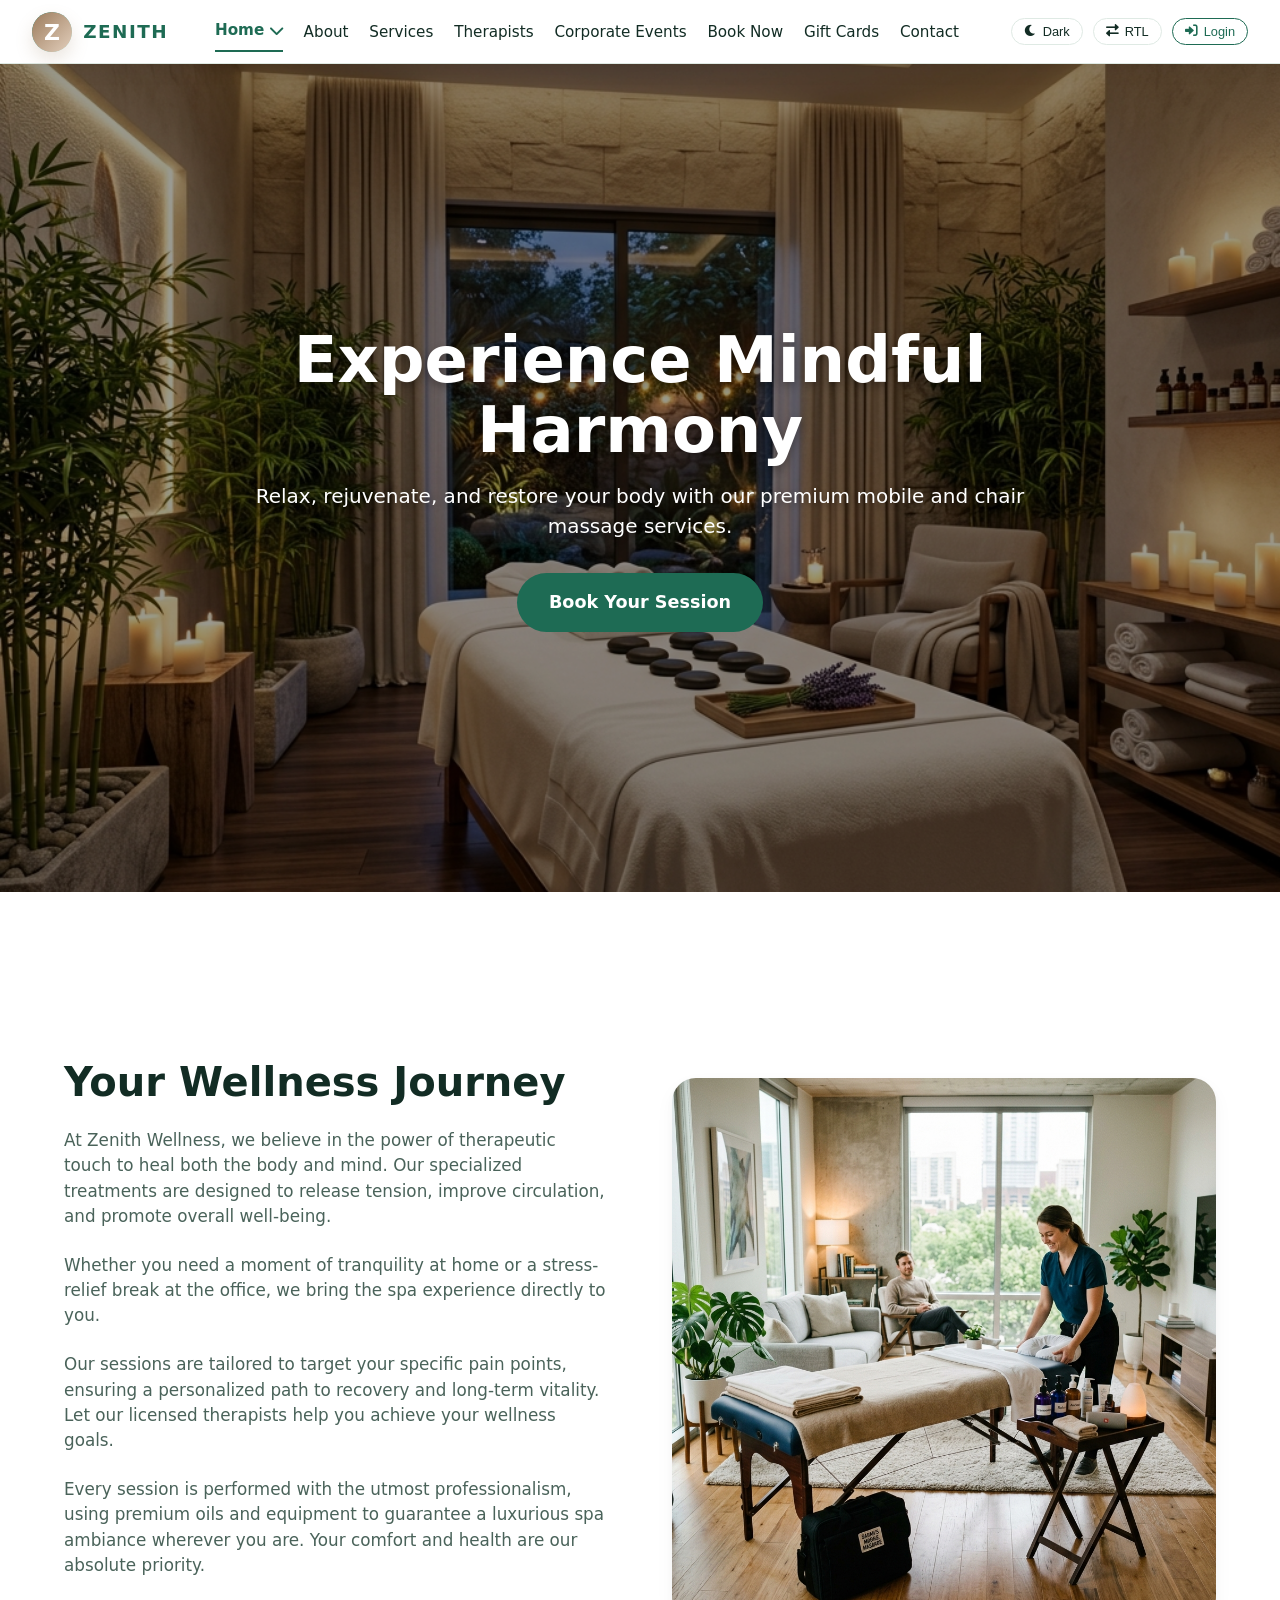
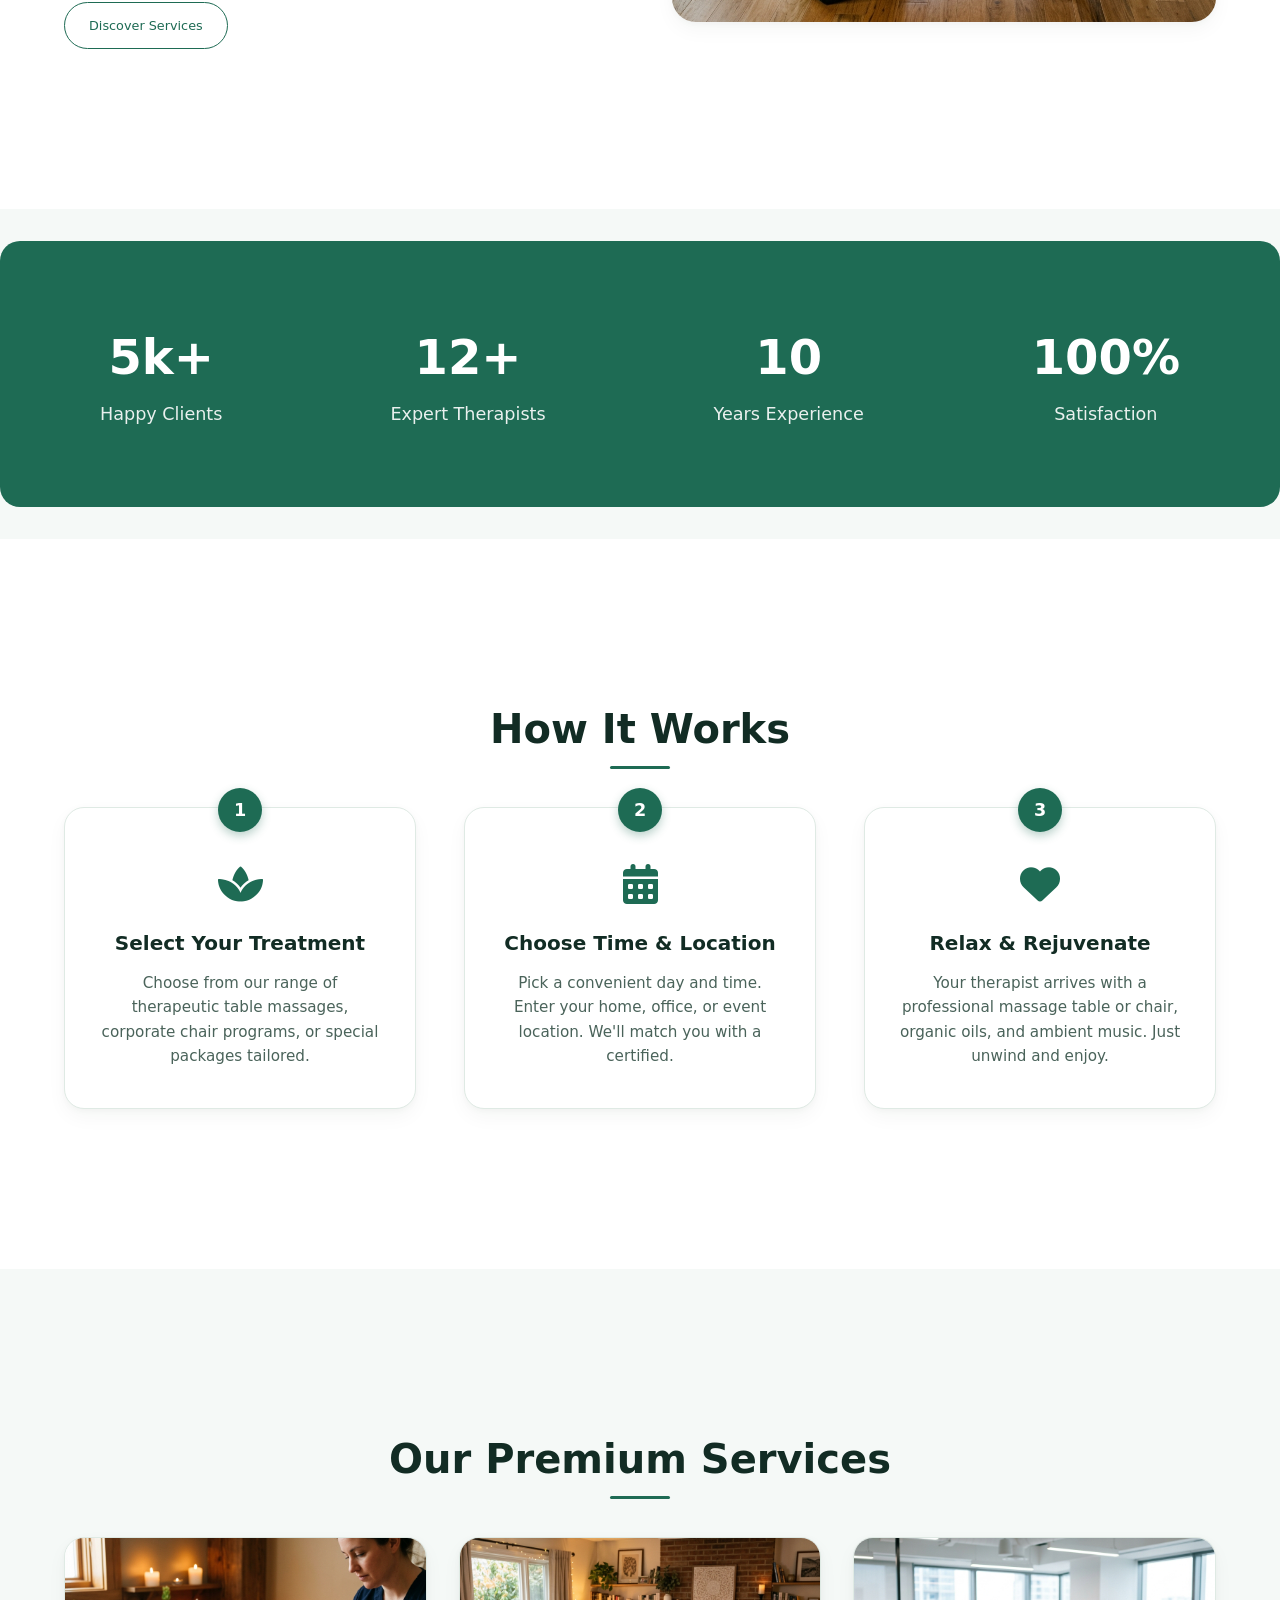
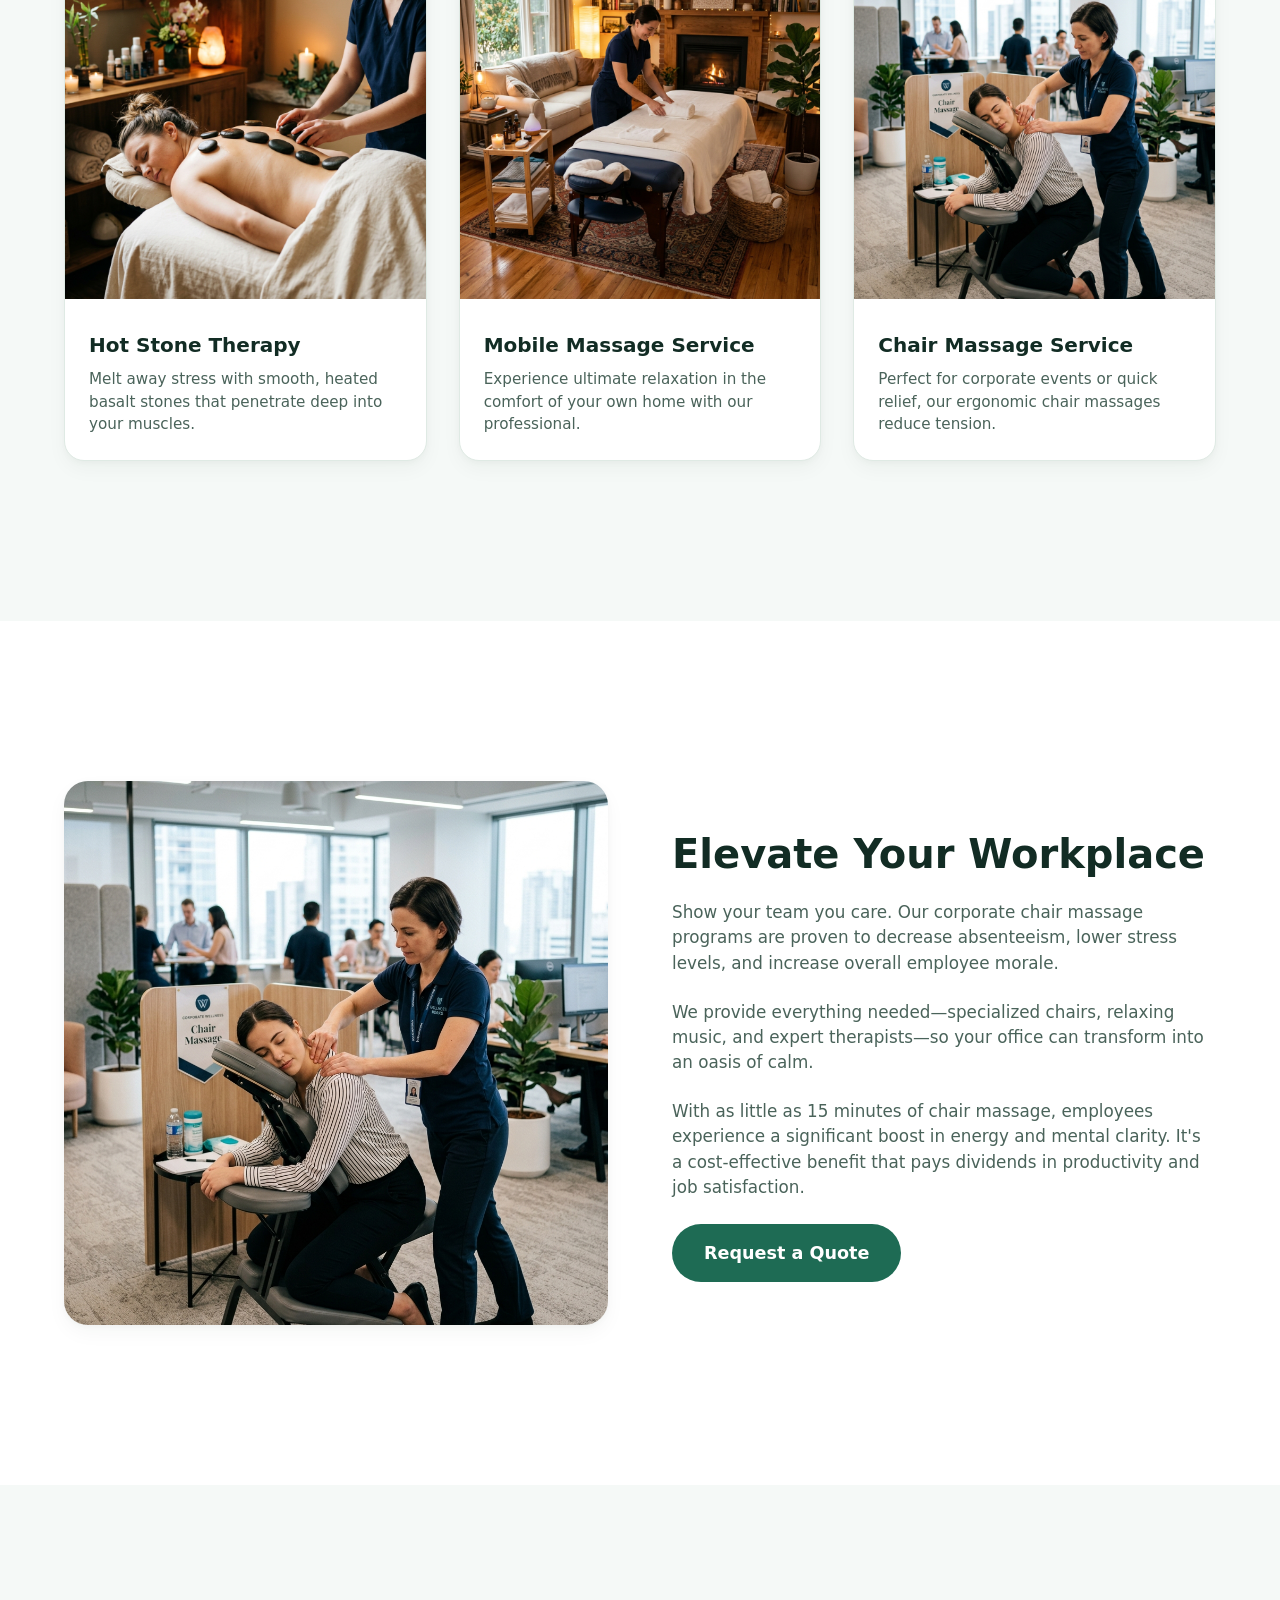
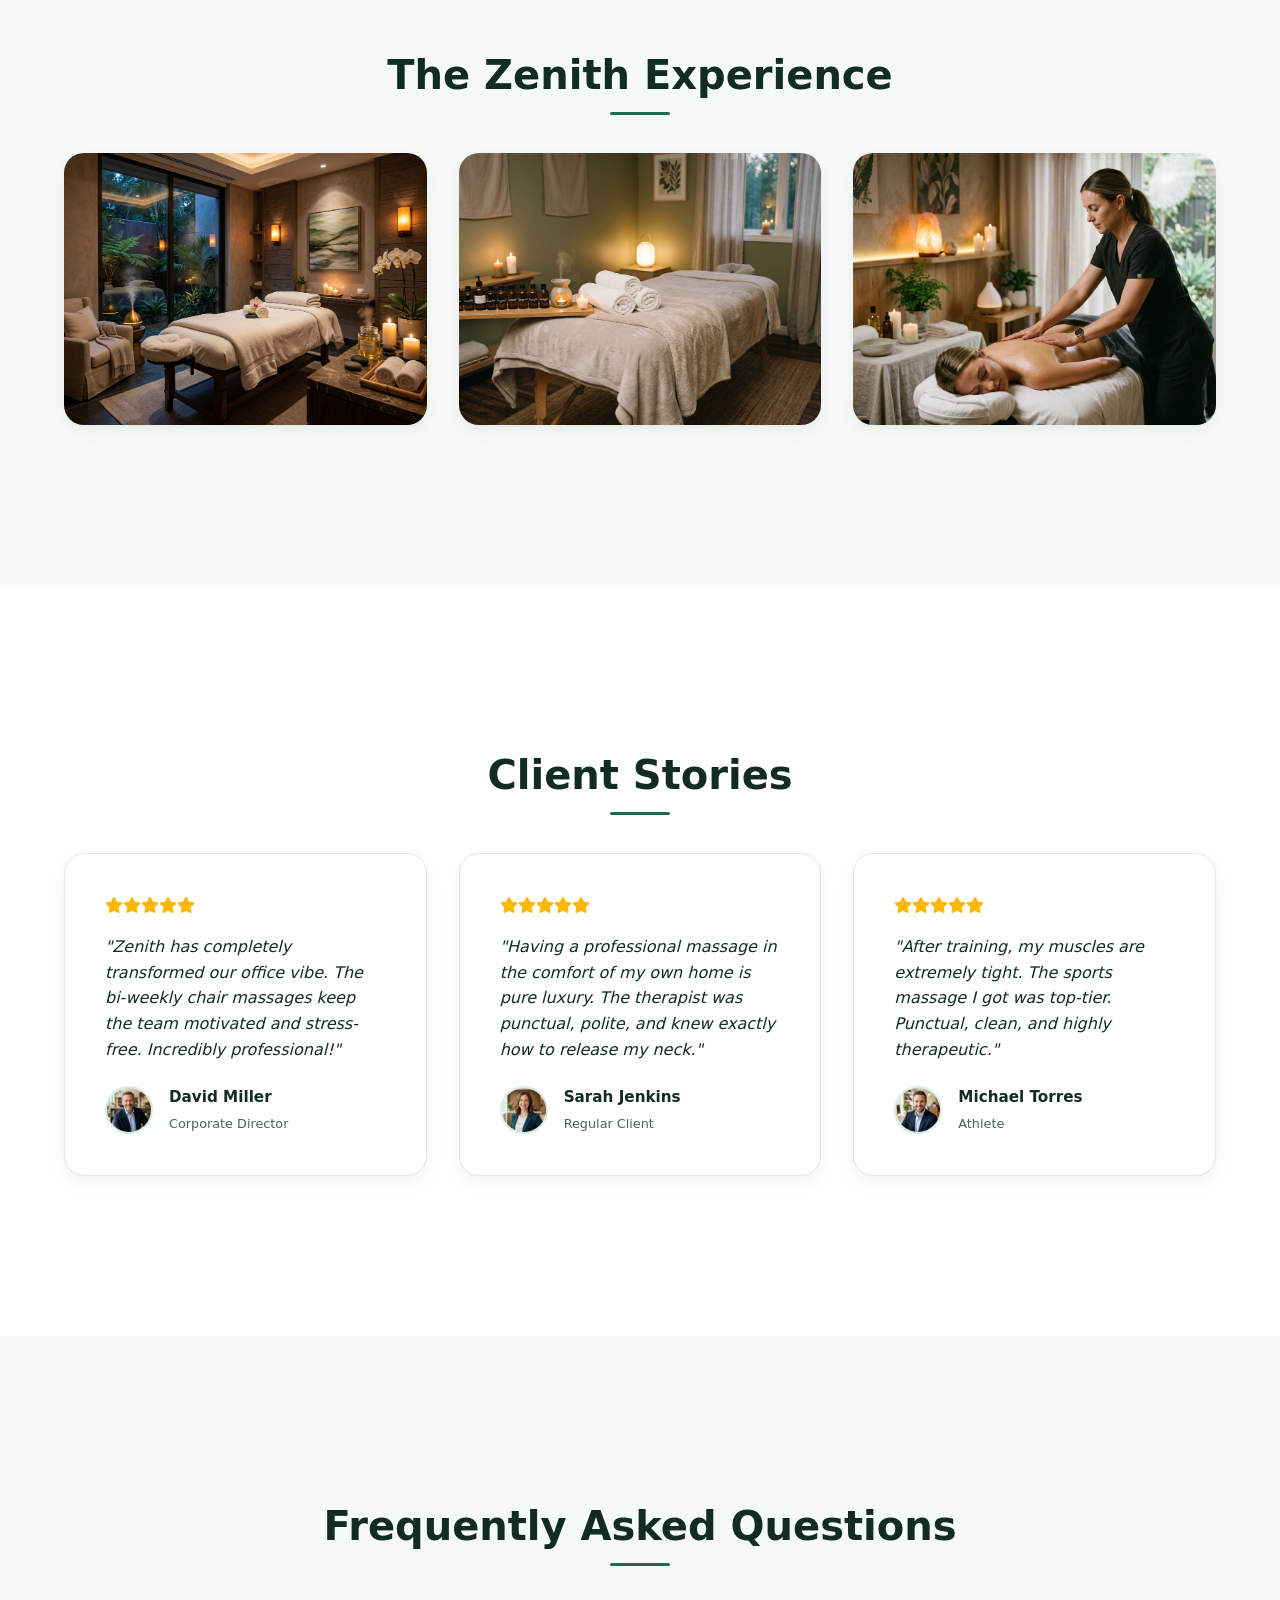
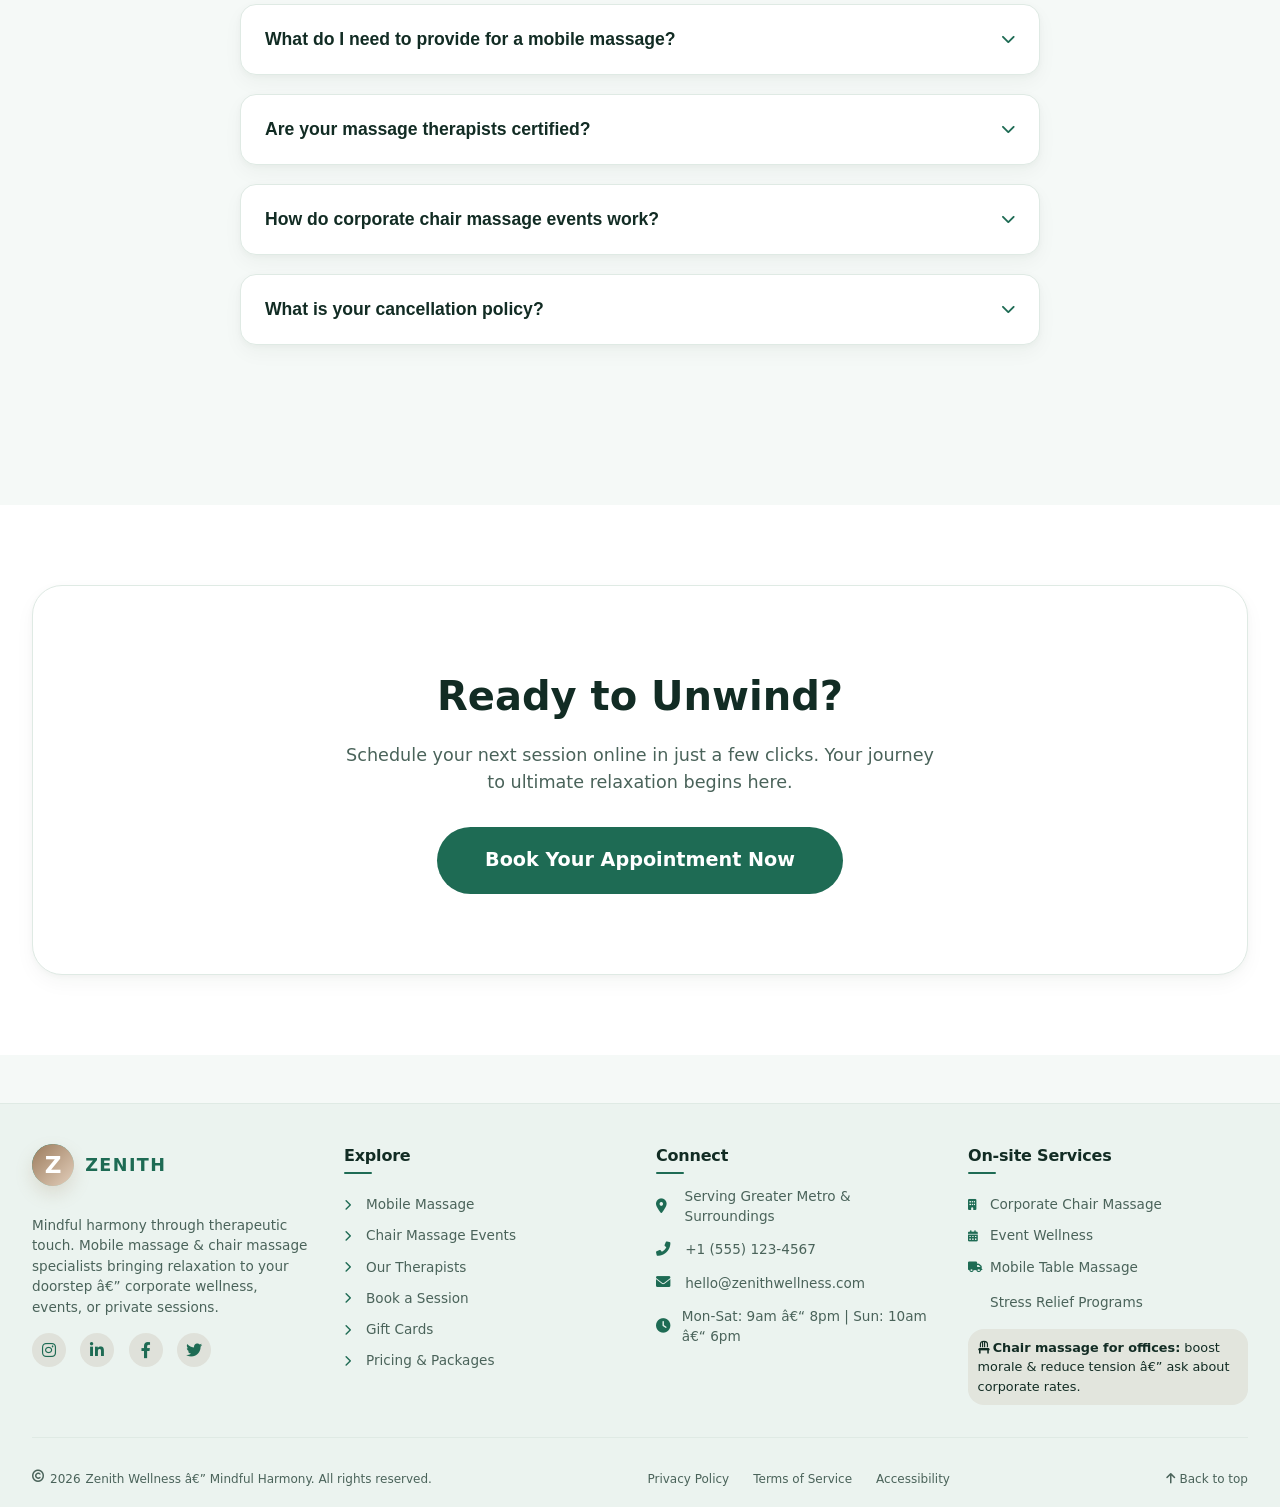
<file: index.html>
<!DOCTYPE html>
<html lang="en">
<head>
  <meta charset="UTF-8">
  <meta name="viewport" content="width=device-width, initial-scale=1.0, viewport-fit=cover">
  <title>Zenith Wellness | Mindful Harmony</title>
  <!-- Font Awesome 6 -->
  <link rel="stylesheet" href="fontawesome/fontawesome-free-6.0.0-web/css/all.min.css">
  <style>
    * {
      margin: 0;
      padding: 0;
      box-sizing: border-box;
      transition: background-color 0.2s ease, color 0.2s ease, border-color 0.2s ease;
    }

    /* LIGHT MODE (default) */
    :root {
      --bg-body: #f5f9f7;
      --bg-surface: #ffffff;
      --bg-card: #ffffff;
      --text-primary: #122c24;
      --text-secondary: #4a635a;
      --accent: #1e6b54;
      --accent-light: #d8ede4;
      --border: #dfeae4;
      --shadow-sm: 0 8px 20px rgba(18, 44, 36, 0.04), 0 2px 6px rgba(18, 44, 36, 0.03);
      --accent-text: #ffffff;
      --navbar-bg: #ffffff;
      --footer-bg: #ebf3ef;
      --link-hover: #144f3d;
      --active-link: #1e6b54;
    }

    body.dark-mode {
      --bg-body: #0a1411;
      --bg-surface: #11201b;
      --bg-card: #182c26;
      --text-primary: #f0f7f4;
      --text-secondary: #a3bdae;
      --accent: #4dd0a8;
      --accent-light: #1c4d3f;
      --border: #243e35;
      --accent-text: #051410;
      --navbar-bg: #0d1a16;
      --footer-bg: #070e0c;
      --shadow-sm: 0 8px 20px rgba(0, 0, 0, 0.4);
      --link-hover: #7af2cc;
      --active-link: #4dd0a8;
    }

    body {
      font-family: 'Segoe UI', 'Inter', system-ui, -apple-system, BlinkMacSystemFont, sans-serif;
      background-color: var(--bg-body);
      color: var(--text-primary);
      line-height: 1.5;
      scroll-behavior: smooth;
      min-height: 100vh;
      display: flex;
      flex-direction: column;
    }

    h1, h2, h3, h4, h5, h6 {
      font-weight: 600;
    }
    p {
      font-weight: 450;
    }

    /* STICKY NAVBAR - one line flex */
    .navbar {
      position: sticky;
      top: 0;
      z-index: 1000;
      background: var(--navbar-bg);
      box-shadow: var(--shadow-sm);
      border-bottom: 1px solid var(--border);
      padding: 0.7rem 2rem;
    }

    .nav-container {
      display: grid;
      grid-template-columns: auto 1fr auto;
      align-items: center;
      max-width: 1400px;
      margin: 0 auto;
      gap: 1rem;
      position: relative;
    }

    /* Logo area */
    .logo {
      font-size: 1.35rem;
      font-weight: 700;
      letter-spacing: -0.02em;
      color: var(--accent);
      text-decoration: none;
      display: inline-flex;
      align-items: center;
      gap: 0.7rem;
      white-space: nowrap;
      font-family: 'Segoe UI', 'Inter', system-ui, -apple-system, BlinkMacSystemFont, sans-serif;
    }

    .logo-mark {
      width: 40px;
      height: 40px;
      border-radius: 50%;
      display: grid;
      place-items: center;
      background: linear-gradient(135deg, var(--accent) 0%, var(--accent-light) 100%);
      color: var(--accent-text);
      font-size: 1rem;
      font-weight: 700;
      box-shadow: 0 8px 18px rgba(155, 123, 92, 0.2);
      flex-shrink: 0;
    }

    .logo-text {
      font-size: 1.15rem;
      font-weight: 700;
      text-transform: uppercase;
      letter-spacing: 0.08em;
    }

    /* Hamburger button (right side on mobile) */
    .hamburger {
      display: none;
      font-size: 1.8rem;
      background: none;
      border: none;
      cursor: pointer;
      color: var(--text-primary);
      order: 3;
      z-index: 1002;
    }

    /* Desktop navigation wrapper */
    .nav-menu {
      display: contents;
      align-items: center;
      gap: 1.2rem;
    }

    .nav-links {
      display: flex;
      gap: 1.3rem;
      list-style: none;
      align-items: center;
      flex-wrap: nowrap;
      justify-self: center;
    }

    .nav-links li {
      position: relative;
    }

    .nav-links li a {
      text-decoration: none;
      font-weight: 500;
      color: var(--text-primary);
      padding: 0.5rem 0;
      transition: color 0.2s, border-bottom 0.2s;
      font-size: 0.95rem;
      white-space: nowrap;
      position: relative;
    }

    .nav-link.dropdown-toggle {
      display: inline-flex;
      align-items: center;
      gap: 0.35rem;
      cursor: pointer;
    }

    .dropdown-menu {
      position: absolute;
      top: calc(100% + 0.35rem);
      left: 0;
      min-width: 10rem;
      background: var(--bg-surface);
      border: 1px solid var(--border);
      border-radius: 14px;
      box-shadow: var(--shadow-sm);
      padding: 0.45rem;
      display: none;
      flex-direction: column;
      gap: 0.25rem;
      z-index: 1001;
    }

    .dropdown-menu.show {
      display: flex;
    }

    .dropdown-link {
      padding: 0.55rem 0.7rem;
      border-radius: 10px;
      color: var(--text-primary);
      font-size: 0.92rem;
      text-decoration: none;
      transition: background-color 0.2s ease, color 0.2s ease;
    }

    .dropdown-link:hover {
      background: var(--accent-light);
      color: var(--link-hover);
    }

    .nav-links li a:hover {
      color: var(--link-hover);
    }

    .nav-links li a.active {
      color: var(--active-link);
      border-bottom: 2px solid var(--active-link);
      font-weight: 600;
    }

    /* action buttons: Dark mode, RTL, Login (register removed) */
    .action-buttons {
      display: flex;
      align-items: center;
      gap: 10px;
      margin-left: 0.3rem;
      justify-self: end;
    }

    .icon-btn {
      background: var(--bg-surface);
      border: 1px solid var(--border);
      padding: 5px 12px;
      border-radius: 40px;
      cursor: pointer;
      display: inline-flex;
      align-items: center;
      gap: 6px;
      font-weight: 500;
      font-size: 0.8rem;
      color: var(--text-primary);
      transition: all 0.2s;
    }

    .icon-btn:hover {
      background: var(--accent-light);
      border-color: var(--accent);
      color: #1e2a2e;
    }

    .btn-outline {
      background: transparent;
      border: 1px solid var(--accent);
      padding: 5px 12px;
      border-radius: 40px;
      cursor: pointer;
      font-weight: 500;
      color: var(--accent);
      transition: all 0.2s;
      font-size: 0.8rem;
      display: inline-flex;
      align-items: center;
      gap: 6px;
    }

    .btn-outline:hover {
      background: var(--accent);
      color: var(--accent-text);
    }

    main {
      flex: 1;
    }

    /* ========== ENHANCED FOOTER STYLES (same color, font, variables) ========== */
    .site-footer {
      background: var(--footer-bg);
      border-top: 1px solid var(--border);
      margin-top: 3rem;
      font-size: 0.9rem;
    }

    .footer-container {
      max-width: 1300px;
      margin: 0 auto;
      padding: 2.5rem 2rem 1.2rem 2rem;
    }

    .footer-grid {
      display: grid;
      grid-template-columns: repeat(4, 1fr);
      gap: 2rem;
      margin-bottom: 2rem;
      border-bottom: 1px solid var(--border);
      padding-bottom: 2rem;
    }

    /* Brand column (logo identical to navbar) */
    .footer-brand .footer-logo {
      display: inline-flex;
      align-items: center;
      gap: 0.7rem;
      margin-bottom: 1rem;
      text-decoration: none;
    }

    .footer-brand .logo-mark {
      width: 42px;
      height: 42px;
      font-size: 1rem;
    }

    .footer-brand .logo-text {
      font-size: 1.1rem;
      font-weight: 700;
      text-transform: uppercase;
      letter-spacing: 0.08em;
      color: var(--accent);
    }

    .footer-description {
      color: var(--text-secondary);
      font-size: 0.85rem;
      line-height: 1.5;
      margin: 0.8rem 0 1rem 0;
    }

    .footer-heading {
      font-weight: 600;
      font-size: 1rem;
      margin-bottom: 1.1rem;
      letter-spacing: -0.2px;
      color: var(--text-primary);
      position: relative;
      display: inline-block;
    }

    .footer-heading:after {
      content: '';
      position: absolute;
      bottom: -6px;
      left: 0;
      width: 28px;
      height: 2px;
      background: var(--accent);
      border-radius: 2px;
    }

    .footer-links-list {
      list-style: none;
      margin-top: 0.5rem;
    }

    .footer-links-list li {
      margin-bottom: 0.6rem;
    }

    .footer-links-list a {
      color: var(--text-secondary);
      text-decoration: none;
      transition: all 0.2s ease;
      font-size: 0.85rem;
      display: inline-flex;
      align-items: center;
      gap: 6px;
    }

    .footer-links-list a i {
      font-size: 0.7rem;
      width: 1rem;
      color: var(--accent);
    }

    .footer-links-list a:hover {
      color: var(--link-hover);
      transform: translateX(3px);
    }

    .contact-info-item {
      display: flex;
      align-items: center;
      gap: 10px;
      margin-bottom: 0.8rem;
      font-size: 0.85rem;
      color: var(--text-secondary);
    }

    .contact-info-item i {
      width: 1.2rem;
      color: var(--accent);
      font-size: 0.9rem;
    }

    .contact-info-item a {
      color: var(--text-secondary);
      text-decoration: none;
    }

    .contact-info-item a:hover {
      color: var(--link-hover);
      text-decoration: underline;
    }

    .social-links-footer {
      display: flex;
      gap: 0.9rem;
      margin-top: 1rem;
    }

    .social-links-footer a {
      background: rgba(155, 123, 92, 0.15);
      width: 34px;
      height: 34px;
      border-radius: 50%;
      display: inline-flex;
      align-items: center;
      justify-content: center;
      color: var(--accent);
      font-size: 1rem;
      transition: all 0.25s;
      text-decoration: none;
    }

    .social-links-footer a:hover {
      background: var(--accent);
      color: var(--accent-text);
      transform: translateY(-2px);
    }

    .footer-bottom {
      display: flex;
      flex-wrap: wrap;
      justify-content: space-between;
      align-items: center;
      gap: 1rem;
      font-size: 0.75rem;
      color: var(--text-secondary);
    }

    .footer-bottom .copyright {
      display: flex;
      gap: 5px;
      flex-wrap: wrap;
    }

    .footer-bottom .legal-links {
      display: flex;
      gap: 1.5rem;
    }

    .footer-bottom .legal-links a {
      color: var(--text-secondary);
      text-decoration: none;
    }

    .footer-bottom .legal-links a:hover {
      color: var(--link-hover);
      text-decoration: underline;
    }

    /* responsive */
    @media (max-width: 992px) {
      .footer-grid {
        grid-template-columns: repeat(2, 1fr);
        gap: 1.8rem;
      }
    }
    @media (max-width: 640px) {
      .footer-container {
        padding: 2rem 1.2rem 1rem;
      }
      .footer-grid {
        grid-template-columns: 1fr;
        gap: 2rem;
      }
      .footer-bottom {
        flex-direction: column;
        text-align: center;
        justify-content: center;
      }
      .legal-links {
        justify-content: center;
      }
    }

    /* RTL adjustments */
    html[dir="rtl"] .footer-heading:after {
      left: auto;
      right: 0;
    }
    html[dir="rtl"] .footer-links-list a i {
      transform: scaleX(-1);
    }
    html[dir="rtl"] .footer-links-list a:hover {
      transform: translateX(-3px);
    }

    /* Mobile navbar remains untouched */
    @media (max-width: 1024px) {
      .navbar {
        padding: 0.7rem 1.2rem;
      }
      .nav-container {
        display: flex;
        justify-content: space-between;
        flex-wrap: nowrap;
      }
      .hamburger {
        display: block;
      }
      .dropdown-menu {
        position: static;
        margin-top: 0.35rem;
        box-shadow: none;
        border-radius: 12px;
      }
      .nav-menu {
        display: flex;
        position: fixed;
        top: 72px;
        right: -100%;
        width: 78%;
        max-width: 340px;
        height: calc(100vh - 72px);
        background: var(--navbar-bg);
        backdrop-filter: blur(8px);
        flex-direction: column;
        align-items: stretch;
        justify-content: flex-start;
        padding: 2rem 1.8rem;
        transition: right 0.3s cubic-bezier(0.2, 0.9, 0.4, 1.1);
        box-shadow: -8px 0 28px rgba(0, 0, 0, 0.25);
        z-index: 999;
        border-left: 1px solid var(--border);
        gap: 2rem;
        overflow-y: auto;
      }
      .nav-menu.active {
        right: 0;
      }
      .nav-links {
        flex-direction: column;
        align-items: flex-start;
        width: 100%;
        gap: 1.4rem;
      }
      .nav-links li {
        width: 100%;
      }
      .nav-links li a {
        white-space: normal;
        font-size: 1.1rem;
        display: block;
        width: 100%;
        padding: 0.3rem 0;
      }
      .action-buttons {
        flex-direction: column;
        align-items: stretch;
        width: 100%;
        gap: 12px;
        margin-left: 0;
      }
      .action-buttons .icon-btn,
      .action-buttons .btn-outline {
        justify-content: center;
        width: 100%;
        text-align: center;
      }
    }

    /* Sections Common */
    .section {
      padding: 6rem 2rem;
      max-width: 1400px;
      margin: 0 auto;
    }
    .section-title {
      font-size: 2.5rem;
      font-weight: 600;
      color: var(--text-primary);
      text-align: center;
      margin-bottom: 3rem;
      position: relative;
    }
    .section-title::after {
      content: '';
      position: absolute;
      bottom: -10px;
      left: 50%;
      transform: translateX(-50%);
      width: 60px;
      height: 3px;
      background: var(--accent);
      border-radius: 3px;
    }
    .section-bg {
      background: var(--bg-surface);
    }
    .section-bg-alt {
      background: var(--bg-body);
    }

    /* Hero Section */
    .hero {
      position: relative;
      min-height: calc(100vh - 72px);
      display: flex;
      align-items: center;
      justify-content: center;
      background: url('images/new_hero_bg.png') center/cover no-repeat;
      text-align: center;
      padding: 2rem;
      color: #fff;
    }
    .hero::before {
      content: '';
      position: absolute;
      top: 0; left: 0; right: 0; bottom: 0;
      background: rgba(0, 0, 0, 0.4);
    }
    .hero-content {
      position: relative;
      z-index: 1;
      max-width: 800px;
    }
    .hero-title {
      font-size: 4rem;
      font-weight: 600;
      margin-bottom: 1rem;
      line-height: 1.1;
      text-shadow: 0 4px 10px rgba(0,0,0,0.3);
    }
    .hero-subtitle {
      font-size: 1.25rem;
      margin-bottom: 2rem;
      font-weight: 400;
      text-shadow: 0 2px 6px rgba(0,0,0,0.3);
    }
    .btn-primary {
      background: var(--accent);
      color: var(--accent-text);
      padding: 1rem 2rem;
      border-radius: 40px;
      font-weight: 600;
      text-decoration: none;
      font-size: 1.1rem;
      transition: all 0.3s;
      border: none;
      cursor: pointer;
      display: inline-block;
    }
    .btn-primary:hover {
      background: var(--link-hover);
      transform: translateY(-3px);
      box-shadow: 0 10px 20px rgba(0,0,0,0.15);
    }

    /* Features Grid */
    .features-grid {
      display: grid;
      grid-template-columns: repeat(auto-fit, minmax(300px, 1fr));
      gap: 2rem;
    }
    .feature-card {
      background: var(--bg-card);
      border: 1px solid var(--border);
      border-radius: 20px;
      overflow: hidden;
      box-shadow: var(--shadow-sm);
      transition: transform 0.3s, box-shadow 0.3s;
    }
    .feature-card:hover {
      transform: translateY(-10px);
      box-shadow: 0 15px 30px rgba(0,0,0,0.1);
    }
    .feature-img {
      width: 100%;
      height: 250px;
      object-fit: cover;
    }
    .feature-content {
      padding: 1.5rem;
    }
    .feature-title {
      font-size: 1.25rem;
      margin-bottom: 0.5rem;
      color: var(--text-primary);
    }
    .feature-desc {
      color: var(--text-secondary);
      font-size: 0.95rem;
    }

    /* Split Section */
    .split-section {
      display: grid;
      grid-template-columns: 1fr 1fr;
      gap: 4rem;
      align-items: center;
    }
    .split-img {
      width: 100%;
      height: 480px;
      border-radius: 24px;
      box-shadow: var(--shadow-sm);
      object-fit: cover;
    }
    .split-text h2 {
      font-size: 2.5rem;
      margin-bottom: 1rem;
    }
    .split-text p {
      color: var(--text-secondary);
      margin-bottom: 1.5rem;
      font-size: 1.05rem;
    }

    /* Stats Section */
    .stats-container {
      display: flex;
      justify-content: space-around;
      flex-wrap: wrap;
      gap: 2rem;
      text-align: center;
      padding: 4rem 2rem;
      background: var(--accent);
      color: var(--accent-text);
      border-radius: 20px;
      margin: 2rem auto;
      max-width: 1400px;
    }
    .stat-item h3 {
      font-size: 3rem;
      margin-bottom: 0.5rem;
    }
    .stat-item p {
      font-size: 1.1rem;
      opacity: 0.9;
    }

    /* CTA Section */
    .cta-section {
      text-align: center;
      padding: 6rem 2rem;
    }

    @media (max-width: 768px) {
      .split-section {
        grid-template-columns: 1fr;
        gap: 2rem;
      }
      .split-img {
        height: 320px;
      }
      .hero-title {
        font-size: 2.5rem;
      }
    }

    /* How It Works Section */
    .process-grid {
      display: grid;
      grid-template-columns: repeat(3, 1fr);
      gap: 3rem;
      margin-top: 2rem;
    }
    .process-step {
      text-align: center;
      padding: 2.5rem 2rem;
      background: var(--bg-surface);
      border: 1px solid var(--border);
      border-radius: 20px;
      box-shadow: var(--shadow-sm);
      transition: transform 0.3s ease, box-shadow 0.3s ease;
      position: relative;
    }
    .process-step:hover {
      transform: translateY(-8px);
      box-shadow: 0 12px 30px rgba(18, 44, 36, 0.08);
    }
    .process-step-num {
      position: absolute;
      top: -20px;
      left: 50%;
      transform: translateX(-50%);
      width: 44px;
      height: 44px;
      background: var(--accent);
      color: var(--accent-text);
      border-radius: 50%;
      display: flex;
      align-items: center;
      justify-content: center;
      font-weight: 600;
      font-size: 1.1rem;
      box-shadow: 0 4px 10px rgba(30, 107, 84, 0.3);
    }
    .process-icon {
      font-size: 2.5rem;
      color: var(--accent);
      margin: 1rem 0 1.5rem;
    }
    .process-step h3 {
      font-size: 1.25rem;
      margin-bottom: 0.8rem;
      color: var(--text-primary);
    }
    .process-step p {
      color: var(--text-secondary);
      font-size: 0.95rem;
      line-height: 1.6;
    }

    /* Testimonials Section */
    .testimonials-grid {
      display: grid;
      grid-template-columns: repeat(3, 1fr);
      gap: 2rem;
    }
    .testimonial-card {
      background: var(--bg-surface);
      border: 1px solid var(--border);
      border-radius: 20px;
      padding: 2.5rem;
      box-shadow: var(--shadow-sm);
      display: flex;
      flex-direction: column;
      justify-content: space-between;
      transition: transform 0.3s ease;
    }
    .testimonial-card:hover {
      transform: translateY(-5px);
    }
    .testimonial-stars {
      color: #ffb703;
      font-size: 1rem;
      margin-bottom: 1rem;
    }
    .testimonial-text {
      font-style: italic;
      color: var(--text-primary);
      font-size: 1rem;
      line-height: 1.6;
      margin-bottom: 1.5rem;
    }
    .testimonial-author {
      display: flex;
      align-items: center;
      gap: 1rem;
    }
    .testimonial-author-img {
      width: 48px;
      height: 48px;
      border-radius: 50%;
      object-fit: cover;
      border: 2px solid var(--accent-light);
    }
    .testimonial-author-info h4 {
      font-size: 0.95rem;
      margin-bottom: 0.1rem;
      color: var(--text-primary);
    }
    .testimonial-author-info span {
      font-size: 0.8rem;
      color: var(--text-secondary);
    }

    /* FAQ Section */
    .faq-container {
      max-width: 800px;
      margin: 0 auto;
      display: flex;
      flex-direction: column;
      gap: 1.2rem;
    }
    .faq-item {
      background: var(--bg-surface);
      border: 1px solid var(--border);
      border-radius: 16px;
      overflow: hidden;
      box-shadow: var(--shadow-sm);
      transition: all 0.3s ease;
    }
    .faq-question {
      padding: 1.5rem;
      display: flex;
      justify-content: space-between;
      align-items: center;
      cursor: pointer;
      user-select: none;
      background: none;
      border: none;
      width: 100%;
      text-align: left;
      color: var(--text-primary);
      font-size: 1.1rem;
      font-weight: 600;
      transition: background-color 0.2s;
    }
    .faq-question:hover {
      background: rgba(30, 107, 84, 0.03);
    }
    .faq-icon {
      font-size: 0.9rem;
      color: var(--accent);
      transition: transform 0.3s ease;
    }
    .faq-answer {
      max-height: 0;
      overflow: hidden;
      transition: max-height 0.3s ease-out, padding 0.3s ease;
      padding: 0 1.5rem;
      color: var(--text-secondary);
      font-size: 0.95rem;
      line-height: 1.6;
    }
    .faq-item.active .faq-answer {
      max-height: 200px;
      padding-bottom: 1.5rem;
    }
    .faq-item.active .faq-icon {
      transform: rotate(180deg);
    }
  </style>
  <link rel="stylesheet" href="responsive.css">
  <link rel="icon" type="image/svg+xml" href="images/favicon.svg">
</head>
<body>

<header class="navbar" id="mainNavbar">
  <div class="nav-container">
    <a href="index.html" class="logo" id="logoLink">
      <img src="images/favicon.svg" alt="Zenith Logo" class="logo-mark">
      <span class="logo-text">Zenith</span>
    </a>
    <button class="hamburger" id="hamburgerBtn" aria-label="Menu">
      <i class="fas fa-bars"></i>
    </button>
    <div class="nav-menu" id="navMenu">
      <ul class="nav-links" id="navLinks">
        <li>
          <a href="index.html" class="nav-link dropdown-toggle" id="homeDropdownToggle" aria-expanded="false">
            Home <i class="fas fa-chevron-down"></i>
          </a>
          <div class="dropdown-menu" id="homeDropdownMenu">
            <a href="index.html" class="dropdown-link">Home 1</a>
            <a href="home2.html" class="dropdown-link">Home 2</a>
          </div>
        </li>
        <li><a href="about.html" class="nav-link">About</a></li>
        <li><a href="services.html" class="nav-link">Services</a></li>
        <li><a href="therapists.html" class="nav-link">Therapists</a></li>
        <li><a href="corporate events.html" class="nav-link">Corporate Events</a></li>
        <li><a href="book now.html" class="nav-link">Book Now</a></li>
        <li><a href="gift card.html" class="nav-link">Gift Cards</a></li>
        <li><a href="contact.html" class="nav-link">Contact</a></li>
      </ul>
      <div class="action-buttons">
        <button class="icon-btn" id="darkModeToggle"><i class="fas fa-moon"></i> <span>Dark</span></button>
        <button class="icon-btn" id="rtlToggleBtn"><i class="fas fa-exchange-alt"></i> RTL</button>
        <button class="btn-outline" id="loginBtn" onclick="window.location.href='login.html'"><i class="fas fa-sign-in-alt"></i> Login</button>
      </div>
    </div>
  </div>
</header>

<main>
  <!-- 1. Hero Section (Full Screen) -->
  <section id="home" class="hero">
    <div class="hero-content">
      <h1 class="hero-title">Experience Mindful Harmony</h1>
      <p class="hero-subtitle">Relax, rejuvenate, and restore your body with our premium mobile and chair massage services.</p>
      <a href="book now.html" class="btn-primary">Book Your Session</a>
    </div>
  </section>

  <!-- 2. About Section (Split Layout) -->
  <section id="about" class="section-bg">
    <div class="section split-section">
      <div class="split-text">
        <h2>Your Wellness Journey</h2>
        <p>At Zenith Wellness, we believe in the power of therapeutic touch to heal both the body and mind. Our specialized treatments are designed to release tension, improve circulation, and promote overall well-being.</p>
        <p>Whether you need a moment of tranquility at home or a stress-relief break at the office, we bring the spa experience directly to you.</p>
        <p>Our sessions are tailored to target your specific pain points, ensuring a personalized path to recovery and long-term vitality. Let our licensed therapists help you achieve your wellness goals.</p>
        <p>Every session is performed with the utmost professionalism, using premium oils and equipment to guarantee a luxurious spa ambiance wherever you are. Your comfort and health are our absolute priority.</p>
        <a href="services.html" class="btn-outline" style="padding: 0.8rem 1.5rem; text-decoration: none;">Discover Services</a>
      </div>
      <img src="images/mobile_setup.png" alt="Mobile Massage Table Setup" class="split-img">
    </div>
  </section>

  <!-- 3. Stats Section -->
  <section class="stats-container">
    <div class="stat-item">
      <h3>5k+</h3>
      <p>Happy Clients</p>
    </div>
    <div class="stat-item">
      <h3>12+</h3>
      <p>Expert Therapists</p>
    </div>
    <div class="stat-item">
      <h3>10</h3>
      <p>Years Experience</p>
    </div>
    <div class="stat-item">
      <h3>100%</h3>
      <p>Satisfaction</p>
    </div>
  </section>

  <!-- How It Works Section -->
  <section id="how-it-works" class="section-bg">
    <div class="section">
      <h2 class="section-title">How It Works</h2>
      <div class="process-grid">
        <div class="process-step">
          <div class="process-step-num">1</div>
          <i class="fas fa-spa process-icon"></i>
          <h3>Select Your Treatment</h3>
          <p>Choose from our range of therapeutic table massages, corporate chair programs, or special packages tailored.</p>
        </div>
        <div class="process-step">
          <div class="process-step-num">2</div>
          <i class="fas fa-calendar-alt process-icon"></i>
          <h3>Choose Time & Location</h3>
          <p>Pick a convenient day and time. Enter your home, office, or event location. We'll match you with a certified.</p>
        </div>
        <div class="process-step">
          <div class="process-step-num">3</div>
          <i class="fas fa-heart process-icon"></i>
          <h3>Relax & Rejuvenate</h3>
          <p>Your therapist arrives with a professional massage table or chair, organic oils, and ambient music. Just unwind and enjoy.</p>
        </div>
      </div>
    </div>
  </section>

  <!-- 4. Services Section (Grid) -->
  <section id="services" class="section-bg-alt">
    <div class="section">
      <h2 class="section-title">Our Premium Services</h2>
      <div class="features-grid">
        <div class="feature-card">
          <img src="images/service_one.png" alt="Hot Stone Massage" class="feature-img">
          <div class="feature-content">
            <h3 class="feature-title">Hot Stone Therapy</h3>
            <p class="feature-desc">Melt away stress with smooth, heated basalt stones that penetrate deep into your muscles.</p>
          </div>
        </div>
        <div class="feature-card">
          <img src="images/mobile_massage.png" alt="Mobile Massage Service" class="feature-img">
          <div class="feature-content">
            <h3 class="feature-title">Mobile Massage Service</h3>
            <p class="feature-desc">Experience ultimate relaxation in the comfort of your own home with our professional.</p>
          </div>
        </div>
        <div class="feature-card">
          <img src="images/service_two.png" alt="Chair Massage Service" class="feature-img">
          <div class="feature-content">
            <h3 class="feature-title">Chair Massage Service</h3>
            <p class="feature-desc">Perfect for corporate events or quick relief, our ergonomic chair massages reduce tension.</p>
          </div>
        </div>
      
        </div>
      </div>
  
  </section>

  <!-- 5. Corporate Events (Split Layout Alternate) -->
  <section id="corporate" class="section-bg">
    <div class="section split-section">
      <img src="images/service_two.png" alt="Corporate Chair Massage" class="split-img">
      <div class="split-text">
        <h2>Elevate Your Workplace</h2>
        <p>Show your team you care. Our corporate chair massage programs are proven to decrease absenteeism, lower stress levels, and increase overall employee morale.</p>
        <p>We provide everything needed—specialized chairs, relaxing music, and expert therapists—so your office can transform into an oasis of calm.</p>
        <p>With as little as 15 minutes of chair massage, employees experience a significant boost in energy and mental clarity. It's a cost-effective benefit that pays dividends in productivity and job satisfaction.</p>
        <a href="contact.html" class="btn-primary">Request a Quote</a>
      </div>
    </div>
  </section>

  <!-- 6. Gallery / Atmosphere Section -->
  <section id="gallery" class="section-bg-alt">
    <div class="section">
      <h2 class="section-title">The Zenith Experience</h2>
      <div class="features-grid">
        <div class="gallery-img-container">
          <img src="images/spa_experience.png" alt="Relaxing spa treatment room with candles" class="feature-img">
        </div>
        <div class="gallery-img-container">
          <img src="images/relaxing_ambiance.png" alt="Tranquil wellness ambiance and essential oils" class="feature-img">
        </div>
        <div class="gallery-img-container">
          <img src="images/therapy_session.png" alt="Therapist performing a therapeutic treatment session" class="feature-img">
        </div>
      </div>
    </div>
  </section>

  <!-- Client Reviews Section -->
  <section id="reviews" class="section-bg">
    <div class="section">
      <h2 class="section-title">Client Stories</h2>
      <div class="testimonials-grid">
        <div class="testimonial-card">
          <div>
            <div class="testimonial-stars">
              <i class="fas fa-star"></i><i class="fas fa-star"></i><i class="fas fa-star"></i><i class="fas fa-star"></i><i class="fas fa-star"></i>
            </div>
            <p class="testimonial-text">"Zenith has completely transformed our office vibe. The bi-weekly chair massages keep the team motivated and stress-free. Incredibly professional!"</p>
          </div>
          <div class="testimonial-author">
            <img src="images/david_m.png" alt="David M." class="testimonial-author-img">
            <div class="testimonial-author-info">
              <h4>David Miller</h4>
              <span>Corporate Director</span>
            </div>
          </div>
        </div>
        <div class="testimonial-card">
          <div>
            <div class="testimonial-stars">
              <i class="fas fa-star"></i><i class="fas fa-star"></i><i class="fas fa-star"></i><i class="fas fa-star"></i><i class="fas fa-star"></i>
            </div>
            <p class="testimonial-text">"Having a professional massage in the comfort of my own home is pure luxury. The therapist was punctual, polite, and knew exactly how to release my neck."</p>
          </div>
          <div class="testimonial-author">
            <img src="images/sarah_j.png" alt="Sarah J." class="testimonial-author-img">
            <div class="testimonial-author-info">
              <h4>Sarah Jenkins</h4>
              <span>Regular Client</span>
            </div>
          </div>
        </div>
        <div class="testimonial-card">
          <div>
            <div class="testimonial-stars">
              <i class="fas fa-star"></i><i class="fas fa-star"></i><i class="fas fa-star"></i><i class="fas fa-star"></i><i class="fas fa-star"></i>
            </div>
            <p class="testimonial-text">"After training, my muscles are extremely tight. The sports massage I got was top-tier. Punctual, clean, and highly therapeutic."</p>
          </div>
          <div class="testimonial-author">
            <img src="images/michael_t.png" alt="Michael T." class="testimonial-author-img">
            <div class="testimonial-author-info">
              <h4>Michael Torres</h4>
              <span>Athlete</span>
            </div>
          </div>
        </div>
      </div>
    </div>
  </section>

  <!-- FAQ Section -->
  <section id="faq" class="section-bg-alt">
    <div class="section">
      <h2 class="section-title">Frequently Asked Questions</h2>
      <div class="faq-container">
        <div class="faq-item">
          <button class="faq-question">
            <span>What do I need to provide for a mobile massage?</span>
            <i class="fas fa-chevron-down faq-icon"></i>
          </button>
          <div class="faq-answer">
            <p>Our therapists bring everything required for your session, including a professional massage table or chair, fresh linens, organic oils, and soothing background music. You only need to provide a quiet, warm space (approx. 8x10 feet) for the table setup.</p>
          </div>
        </div>
        <div class="faq-item">
          <button class="faq-question">
            <span>Are your massage therapists certified?</span>
            <i class="fas fa-chevron-down faq-icon"></i>
          </button>
          <div class="faq-answer">
            <p>Yes, absolutely. Every therapist in the Zenith Wellness network is fully licensed, certified by local authorities, insured, and thoroughly background-checked to guarantee a safe, professional experience.</p>
          </div>
        </div>
        <div class="faq-item">
          <button class="faq-question">
            <span>How do corporate chair massage events work?</span>
            <i class="fas fa-chevron-down faq-icon"></i>
          </button>
          <div class="faq-answer">
            <p>We supply specialized ergonomic massage chairs and certified practitioners to your office or event. Sessions usually last between 10 to 20 minutes per person. Employees remain fully clothed, and no oils are used, making it perfect for the workplace.</p>
          </div>
        </div>
        <div class="faq-item">
          <button class="faq-question">
            <span>What is your cancellation policy?</span>
            <i class="fas fa-chevron-down faq-icon"></i>
          </button>
          <div class="faq-answer">
            <p>We understand plans change. You can cancel or reschedule your session free of charge up to 24 hours before your scheduled appointment time. Cancellations within 24 hours may incur a partial fee.</p>
          </div>
        </div>
      </div>
    </div>
  </section>

  <!-- 7. Call To Action (Booking) -->
  <section id="booknow" class="cta-section section-bg">
    <div class="section" style="background: var(--bg-card); border-radius: 30px; box-shadow: var(--shadow-sm); border: 1px solid var(--border);">
      <h2 style="font-size: 2.5rem; margin-bottom: 1rem;">Ready to Unwind?</h2>
      <p style="color: var(--text-secondary); margin-bottom: 2rem; font-size: 1.1rem; max-width: 600px; margin-left: auto; margin-right: auto;">Schedule your next session online in just a few clicks. Your journey to ultimate relaxation begins here.</p>
      <a href="contact.html" class="btn-primary" style="padding: 1.2rem 3rem; font-size: 1.2rem;">Book Your Appointment Now</a>
    </div>
  </section>
</main>

<!-- ========== ENHANCED FOOTER SAME COLOR, FONT, NAVBAR LOGO INCLUDED ========== -->
<footer class="site-footer">
  <div class="footer-container">
    <div class="footer-grid">
      <!-- Column 1: Brand + Logo (identical to navbar) -->
      <div class="footer-brand">
        <a href="#" class="footer-logo" id="footerLogoLink">
          <img src="images/favicon.svg" alt="Zenith Logo" class="logo-mark">
          <span class="logo-text">Zenith</span>
        </a>
        <p class="footer-description">
          Mindful harmony through therapeutic touch. Mobile massage & chair massage specialists bringing relaxation to your doorstep â€” corporate wellness, events, or private sessions.
        </p>
        <div class="social-links-footer">
          <a href="#" aria-label="Instagram"><i class="fab fa-instagram"></i></a>
          <a href="#" aria-label="LinkedIn"><i class="fab fa-linkedin-in"></i></a>
          <a href="#" aria-label="Facebook"><i class="fab fa-facebook-f"></i></a>
          <a href="#" aria-label="X"><i class="fab fa-twitter"></i></a>
        </div>
      </div>

      <!-- Column 2: Quick Links (wellness & massage) -->
      <div>
        <h4 class="footer-heading">Explore</h4>
        <ul class="footer-links-list">
          <li><a href="services.html"><i class="fas fa-chevron-right"></i> Mobile Massage</a></li>
          <li><a href="corporate events.html"><i class="fas fa-chevron-right"></i> Chair Massage Events</a></li>
          <li><a href="therapists.html"><i class="fas fa-chevron-right"></i> Our Therapists</a></li>
          <li><a href="book now.html"><i class="fas fa-chevron-right"></i> Book a Session</a></li>
          <li><a href="gift card.html"><i class="fas fa-chevron-right"></i> Gift Cards</a></li>
          <li><a href="#pricing"><i class="fas fa-chevron-right"></i> Pricing & Packages</a></li>
        </ul>
      </div>

      <!-- Column 3: Contact & Support -->
      <div>
        <h4 class="footer-heading">Connect</h4>
        <div class="contact-info-item">
          <i class="fas fa-map-marker-alt"></i>
          <span>Serving Greater Metro & Surroundings</span>
        </div>
        <div class="contact-info-item">
          <i class="fas fa-phone-alt"></i>
          <a href="tel:+15551234567">+1 (555) 123-4567</a>
        </div>
        <div class="contact-info-item">
          <i class="fas fa-envelope"></i>
          <a href="mailto:hello@zenithwellness.com">hello@zenithwellness.com</a>
        </div>
        <div class="contact-info-item">
          <i class="fas fa-clock"></i>
          <span>Mon-Sat: 9am â€“ 8pm | Sun: 10am â€“ 6pm</span>
        </div>
      </div>

      <!-- Column 4: Corporate & Chair Massage Spotlight -->
      <div>
        <h4 class="footer-heading">On-site Services</h4>
        <ul class="footer-links-list">
          <li><a href="corporate events.html"><i class="fas fa-building"></i> Corporate Chair Massage</a></li>
          <li><a href="#events"><i class="fas fa-calendar-alt"></i> Event Wellness</a></li>
          <li><a href="#mobile"><i class="fas fa-truck"></i> Mobile Table Massage</a></li>
          <li><a href="#wellness"><i class="fas fa-hand-spa"></i> Stress Relief Programs</a></li>
        </ul>
        <div style="margin-top: 1rem; background: rgba(155, 123, 92, 0.12); padding: 0.6rem; border-radius: 16px; font-size: 0.8rem;">
          <i class="fas fa-chair"></i> <strong>Chair massage for offices:</strong> boost morale & reduce tension â€” ask about corporate rates.
        </div>
      </div>
    </div>

    <div class="footer-bottom">
      <div class="copyright">
        <i class="far fa-copyright"></i> <span id="currentYear"></span> Zenith Wellness â€” Mindful Harmony. All rights reserved.
      </div>
      <div class="legal-links">
        <a href="#">Privacy Policy</a>
        <a href="#">Terms of Service</a>
        <a href="#">Accessibility</a>
      </div>
      <div class="back-to-top">
        <a href="#" style="color: var(--text-secondary); text-decoration: none; display: inline-flex; align-items: center; gap: 5px;">
          <i class="fas fa-arrow-up"></i> Back to top
        </a>
      </div>
    </div>
  </div>
</footer>

<script>
  (function() {
    // DOM elements
    const hamburger = document.getElementById('hamburgerBtn');
    const navMenu = document.getElementById('navMenu');
    const navLinks = document.querySelectorAll('.nav-link');
    const homeDropdownToggle = document.getElementById('homeDropdownToggle');
    const homeDropdownMenu = document.getElementById('homeDropdownMenu');
    const dropdownLinks = document.querySelectorAll('.dropdown-link');
    const darkToggle = document.getElementById('darkModeToggle');
    const rtlToggle = document.getElementById('rtlToggleBtn');
    const loginBtn = document.getElementById('loginBtn');
    const logoLink = document.getElementById('logoLink');
    const footerLogoLink = document.getElementById('footerLogoLink');

    // Helper: close mobile menu (right side)
    function closeMobileMenu() {
      if (window.innerWidth <= 1024 && navMenu.classList.contains('active')) {
        navMenu.classList.remove('active');
      }
    }

    function closeHomeDropdown() {
      if (homeDropdownMenu) {
        homeDropdownMenu.classList.remove('show');
      }
      if (homeDropdownToggle) {
        homeDropdownToggle.setAttribute('aria-expanded', 'false');
      }
    }

    // Smooth scroll for all internal links (including footer links)
    const allInternalLinks = document.querySelectorAll('a[href^="#"]');
    allInternalLinks.forEach(link => {
      link.addEventListener('click', (e) => {
        const href = link.getAttribute('href');
        if (href && href !== "#" && href.startsWith('#')) {
          e.preventDefault();
          const targetId = href.substring(1);
          const targetElem = document.getElementById(targetId);
          if (targetElem) {
            targetElem.scrollIntoView({ behavior: 'smooth', block: 'start' });
            closeMobileMenu();
            closeHomeDropdown();
          }
        }
      });
    });

    // Logo clicks scroll to top
    if (logoLink) {
      logoLink.addEventListener('click', (e) => {
        e.preventDefault();
        window.scrollTo({ top: 0, behavior: 'smooth' });
        closeMobileMenu();
        navLinks.forEach(link => link.classList.remove('active'));
      });
    }
    if (footerLogoLink) {
      footerLogoLink.addEventListener('click', (e) => {
        e.preventDefault();
        window.scrollTo({ top: 0, behavior: 'smooth' });
      });
    }

    // Home dropdown toggle
    if (homeDropdownToggle) {
      homeDropdownToggle.addEventListener('click', (e) => {
        e.preventDefault();
        const isOpen = homeDropdownMenu.classList.toggle('show');
        homeDropdownToggle.setAttribute('aria-expanded', String(isOpen));
      });
    }

    // Close dropdown when clicking outside
    document.addEventListener('click', (e) => {
      if (homeDropdownMenu && !homeDropdownMenu.contains(e.target) && !homeDropdownToggle.contains(e.target)) {
        closeHomeDropdown();
      }
      if (window.innerWidth <= 1024 && navMenu.classList.contains('active') && !navMenu.contains(e.target) && !hamburger.contains(e.target)) {
        navMenu.classList.remove('active');
      }
    });

    // Hamburger menu
    if (hamburger) {
      hamburger.addEventListener('click', (e) => {
        e.stopPropagation();
        navMenu.classList.toggle('active');
      });
    }

    // Dark mode
    const isDark = localStorage.getItem('darkMode') === 'enabled';
    if (isDark) {
      document.body.classList.add('dark-mode');
      updateDarkButton(true);
    } else {
      updateDarkButton(false);
    }
    function updateDarkButton(darkActive) {
      if (!darkToggle) return;
      const icon = darkToggle.querySelector('i');
      const span = darkToggle.querySelector('span');
      if (darkActive) {
        icon.className = 'fas fa-sun';
        span.innerText = 'Light';
      } else {
        icon.className = 'fas fa-moon';
        span.innerText = 'Dark';
      }
    }
    if (darkToggle) {
      darkToggle.addEventListener('click', () => {
        const nowDark = document.body.classList.toggle('dark-mode');
        localStorage.setItem('darkMode', nowDark ? 'enabled' : 'disabled');
        updateDarkButton(nowDark);
      });
    }

    // RTL functionality
    let isRTL = localStorage.getItem('rtlMode') === 'enabled';
    function applyRTL(rtlActive) {
      if (rtlActive) {
        document.documentElement.setAttribute('dir', 'rtl');
        if (rtlToggle) rtlToggle.innerHTML = '<i class="fas fa-exchange-alt"></i> LTR';
      } else {
        document.documentElement.setAttribute('dir', 'ltr');
        if (rtlToggle) rtlToggle.innerHTML = '<i class="fas fa-exchange-alt"></i> RTL';
      }
      localStorage.setItem('rtlMode', rtlActive ? 'enabled' : 'disabled');
    }
    applyRTL(isRTL);
    if (rtlToggle) {
      rtlToggle.addEventListener('click', () => {
        isRTL = !isRTL;
        applyRTL(isRTL);
      });
    }

    // FAQ Accordion
    const faqQuestions = document.querySelectorAll('.faq-question');
    faqQuestions.forEach(btn => {
      btn.addEventListener('click', () => {
        const item = btn.parentElement;
        // Toggle active class on clicked item
        item.classList.toggle('active');
      });
    });

    // Set current year in footer
    const yearSpan = document.getElementById('currentYear');
    if (yearSpan) yearSpan.textContent = new Date().getFullYear();

    // Back to top smooth
    const backToTop = document.querySelector('.back-to-top a');
    if (backToTop) {
      backToTop.addEventListener('click', (e) => {
        e.preventDefault();
        window.scrollTo({ top: 0, behavior: 'smooth' });
      });
    }
  })();
</script>

<script>
    // --- Added for dynamic active state ---
    const currentPath = decodeURIComponent(window.location.pathname.split('/').pop()) || 'index.html';
    document.querySelectorAll('.nav-link, .dropdown-link').forEach(link => {
      const href = link.getAttribute('href');
      if (href && href !== '#' && href.includes(currentPath)) {
        link.classList.add('active');
        const parentLi = link.closest('li');
        if (parentLi) {
          const toggle = parentLi.querySelector('.dropdown-toggle');
          if (toggle) toggle.classList.add('active');
        }
      } else {
        link.classList.remove('active');
      }
    });
    // --- End dynamic active state ---
</script>
</body>
</html>
</file>
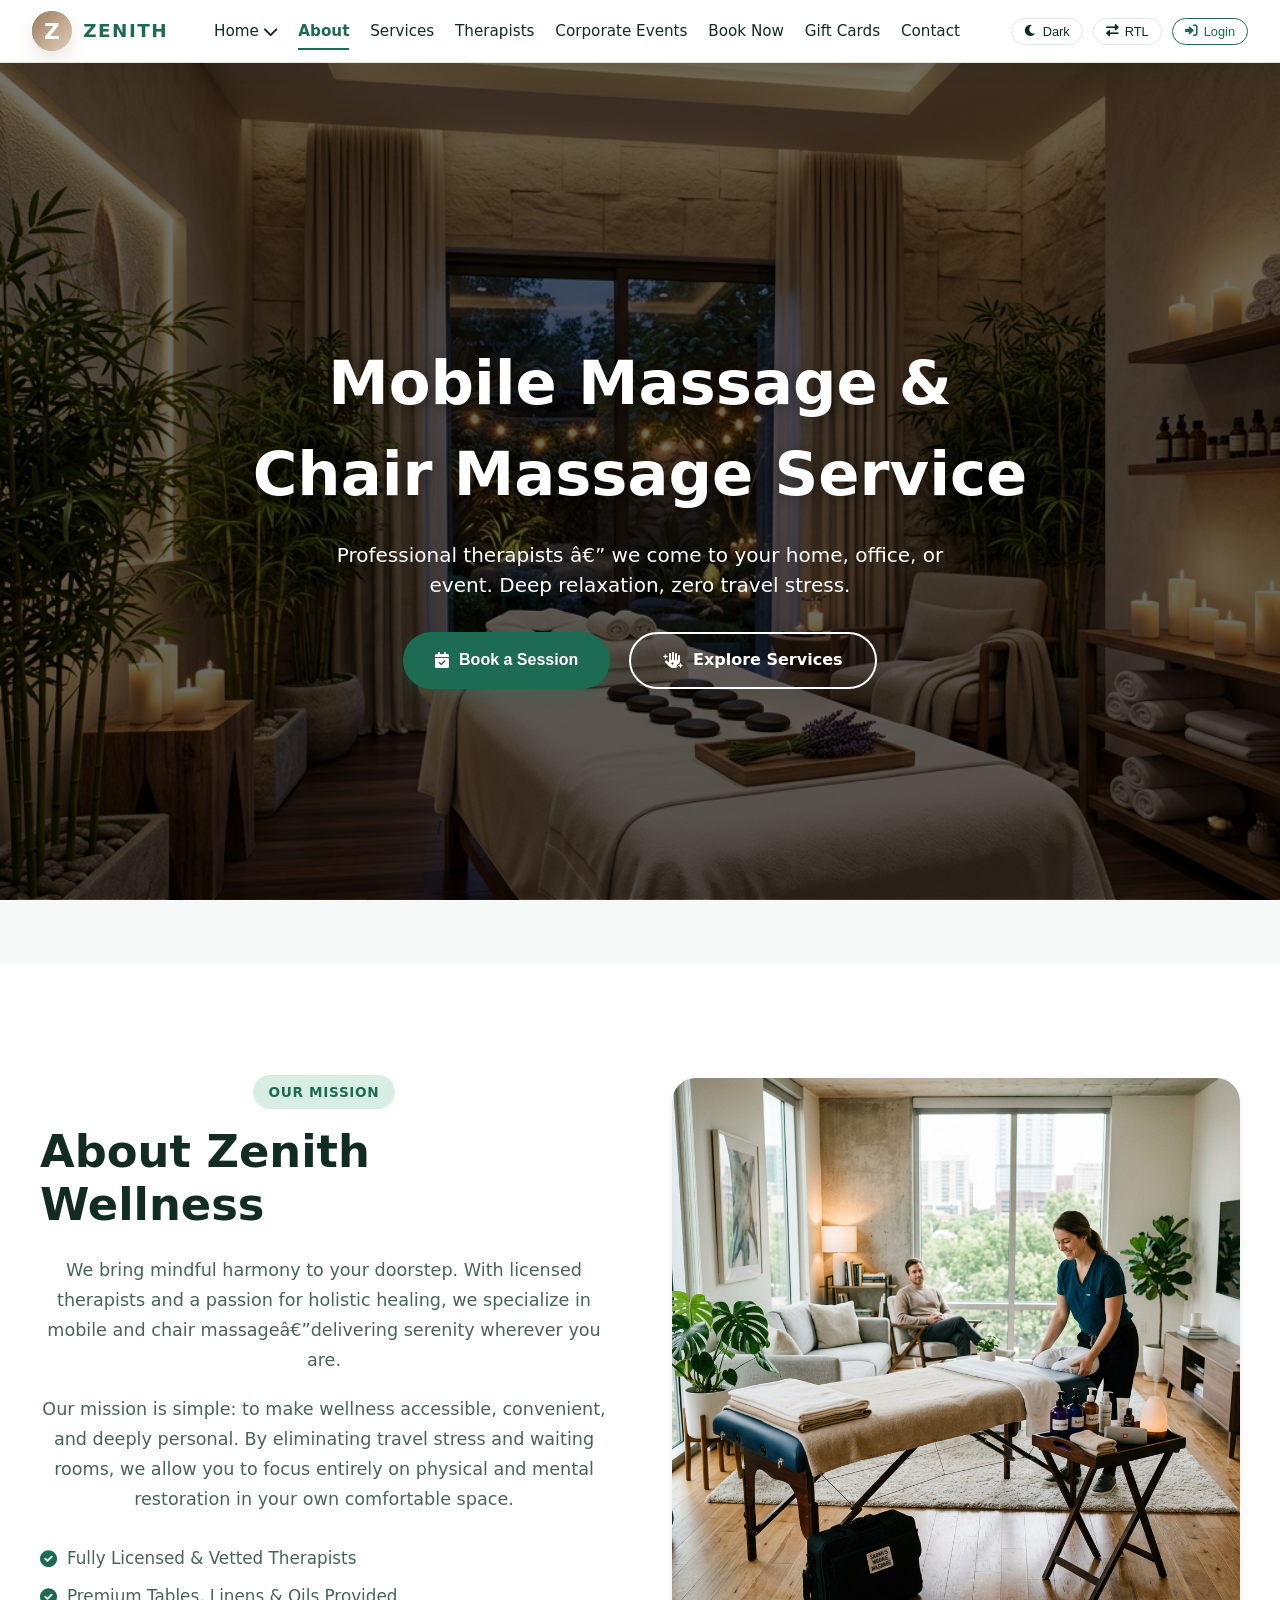
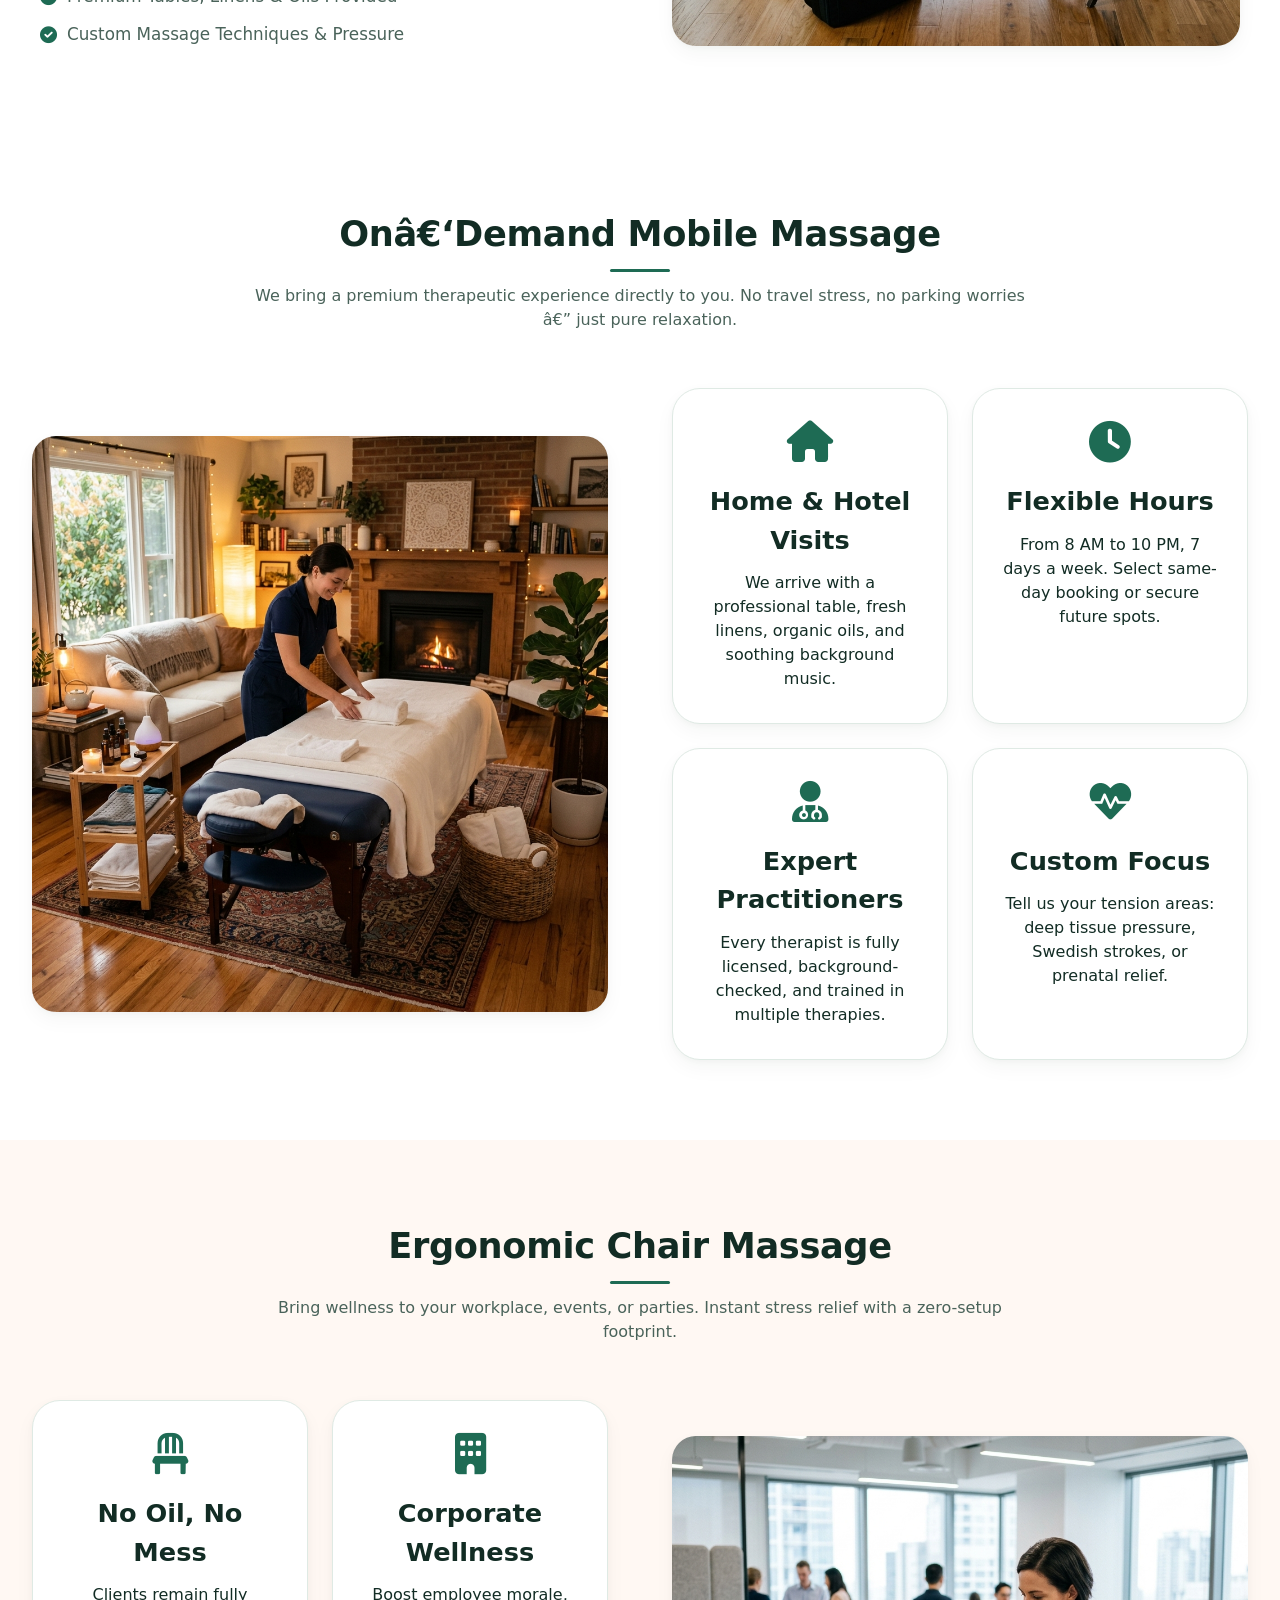
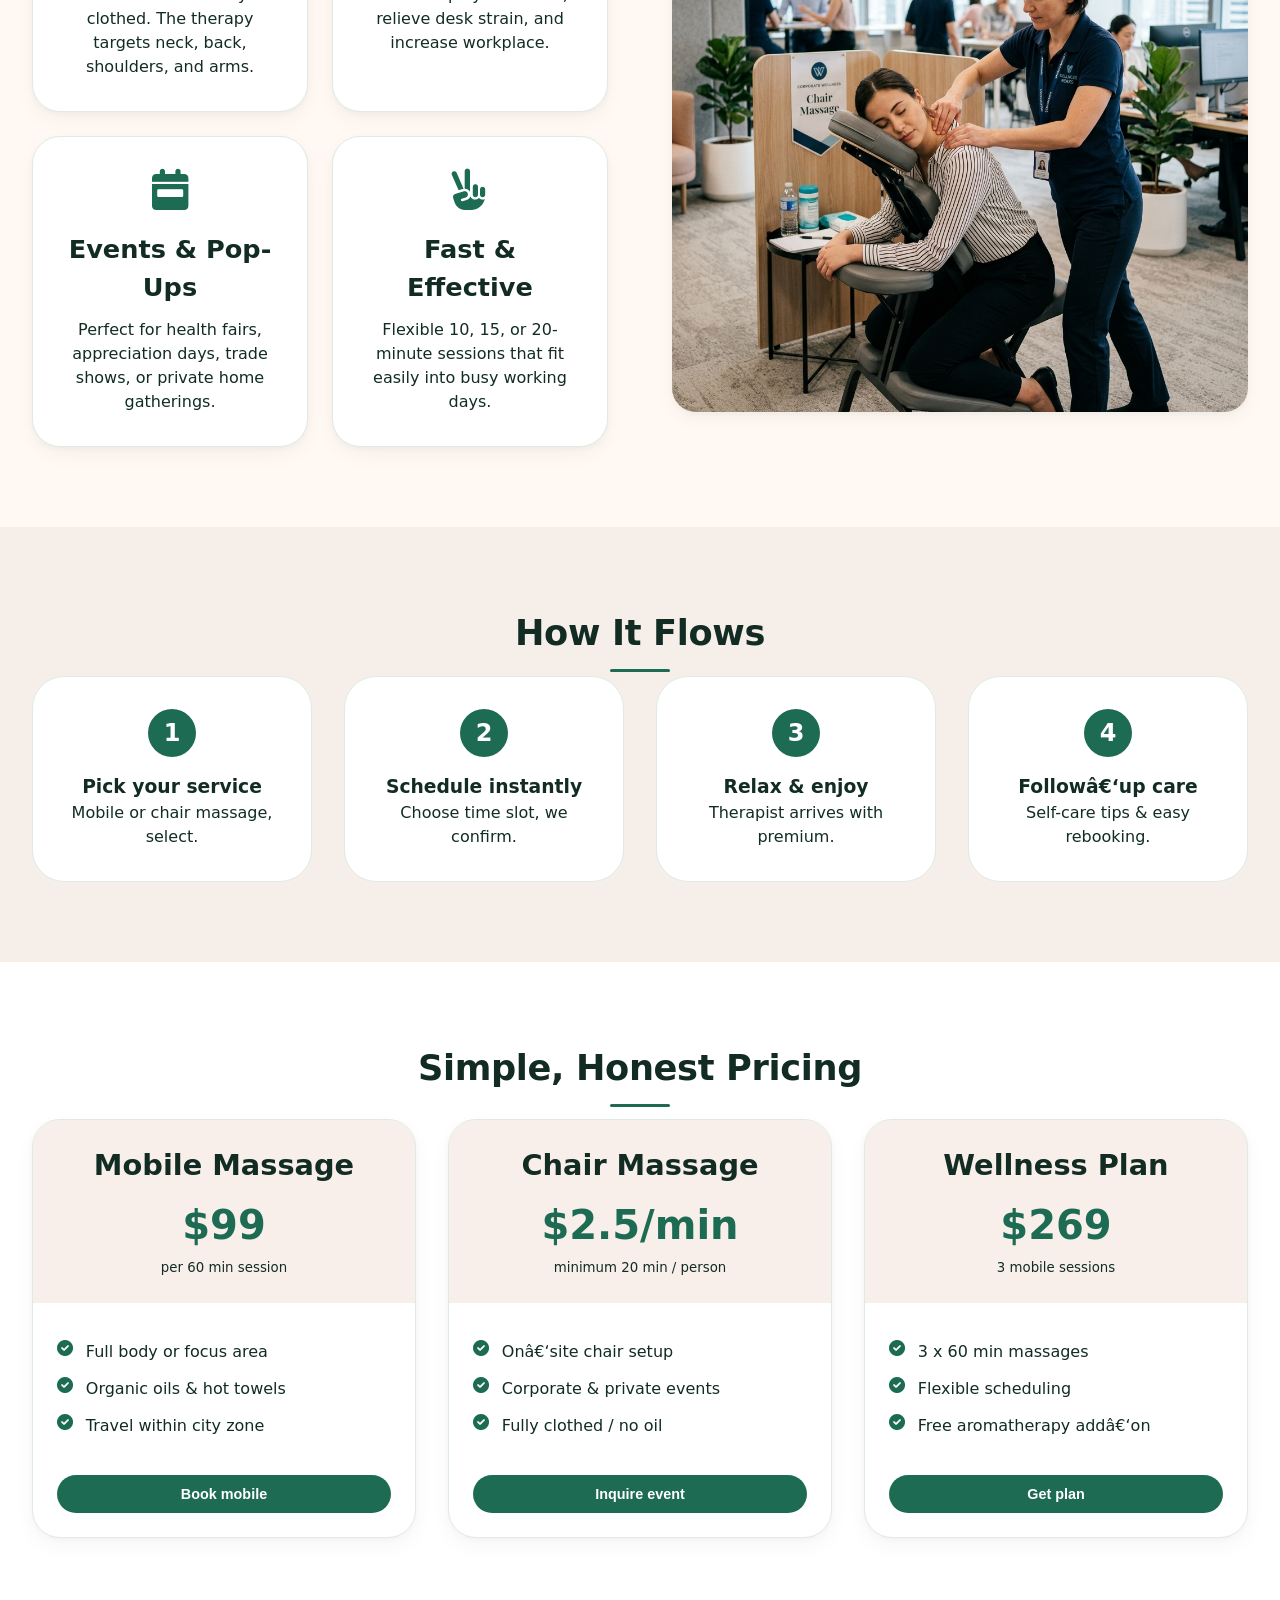
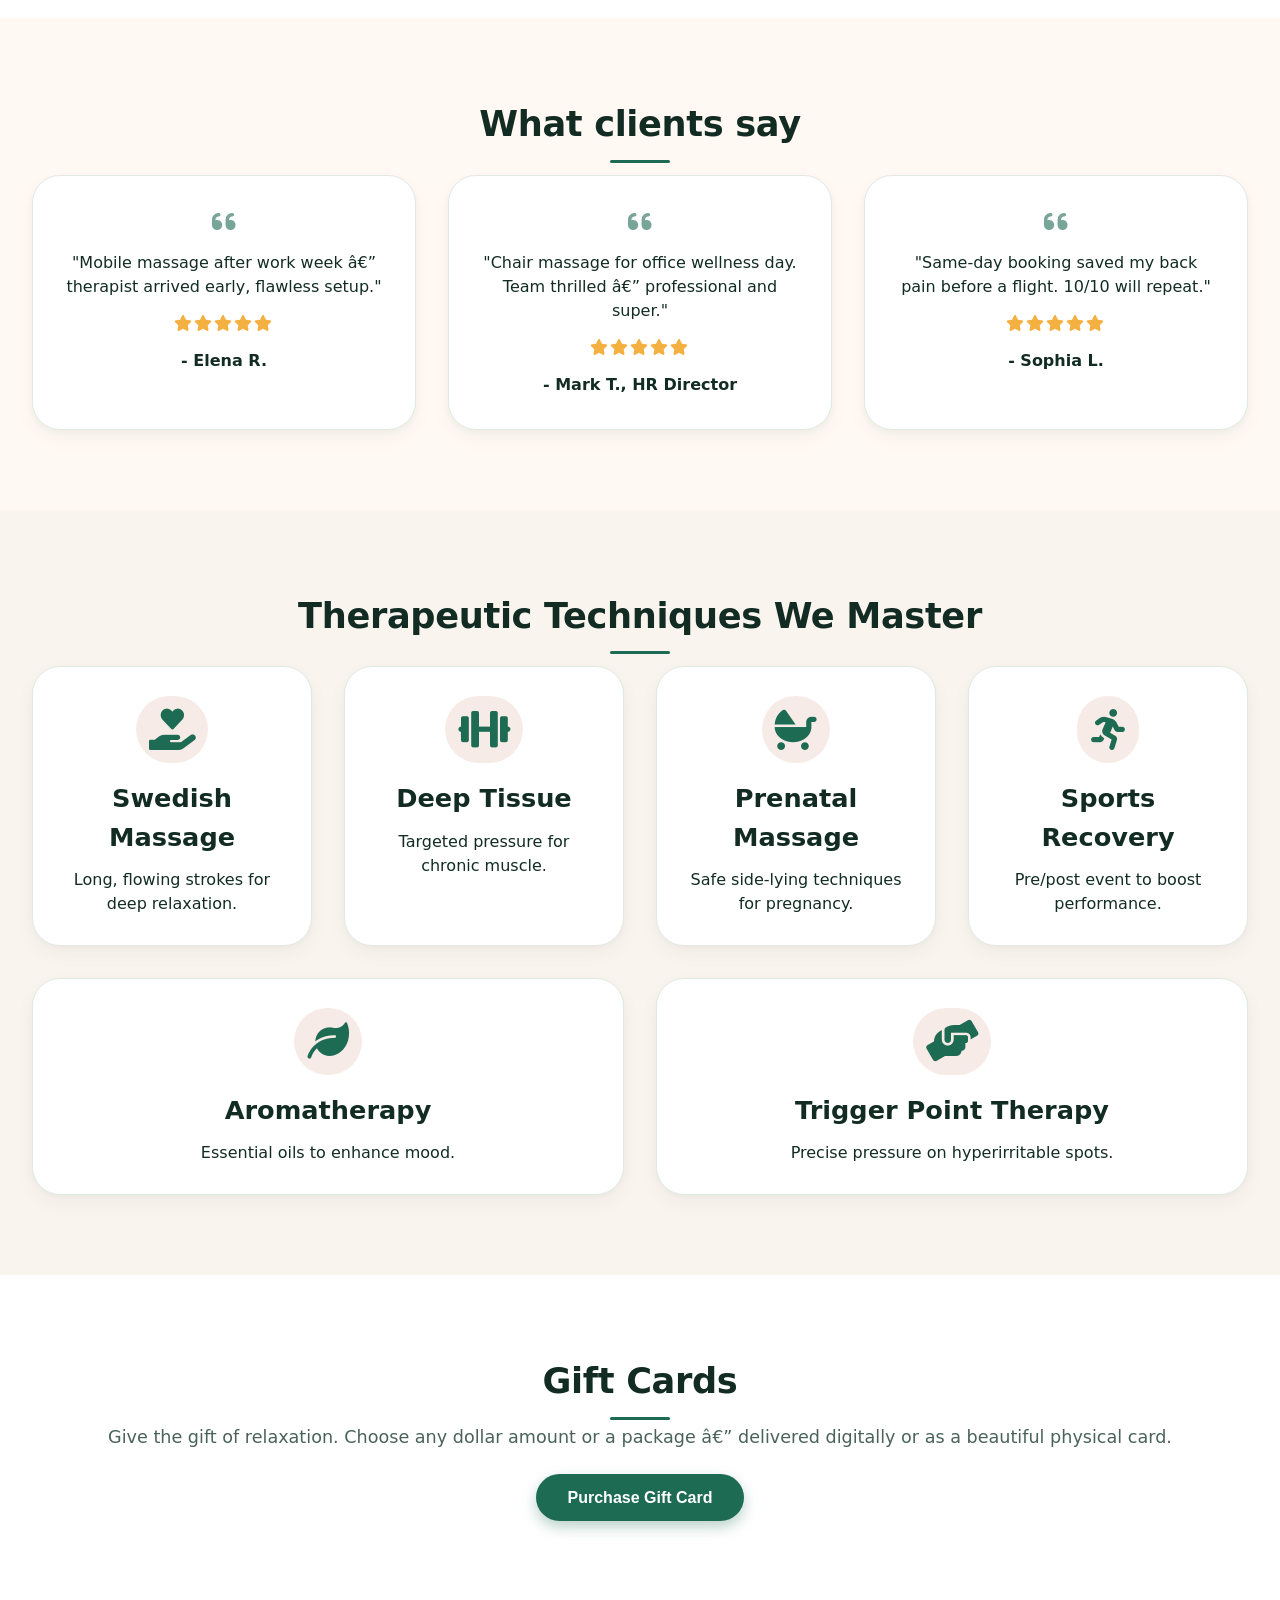
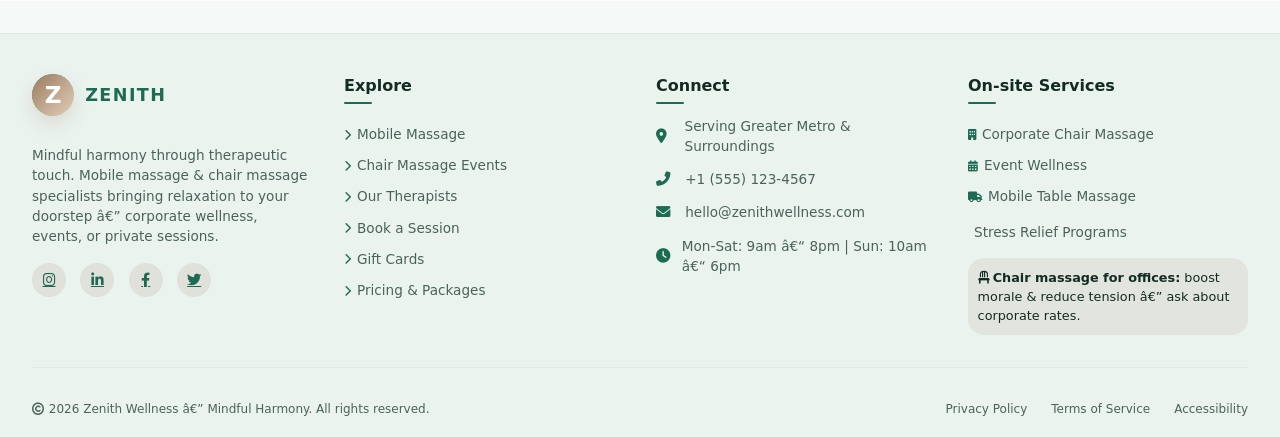
<file: about.html>
﻿<!DOCTYPE html>
<html lang="en">
<head>
  <meta charset="UTF-8">
  <meta name="viewport" content="width=device-width, initial-scale=1.0, viewport-fit=cover">
  <title>Zenith Wellness | Mobile & Chair Massage Experts</title>
  <!-- Google Fonts & Font Awesome 6 -->
  <link rel="stylesheet" href="fontawesome/fontawesome-free-6.0.0-web/css/all.min.css">
  <style>
    /* ---------- GLOBAL + VARIABLES (from first navbar/footer, extended for dark mode) ---------- */
    * {
      margin: 0;
      padding: 0;
      box-sizing: border-box;
      transition: background-color 0.2s ease, color 0.2s ease, border-color 0.2s ease;
    }

    :root {
      --bg-body: #f5f9f7;
      --bg-surface: #ffffff;
      --bg-card: #ffffff;
      --text-primary: #122c24;
      --text-secondary: #4a635a;
      --accent: #1e6b54;
      --accent-light: #d8ede4;
      --border: #dfeae4;
      --shadow-sm: 0 8px 20px rgba(18, 44, 36, 0.04), 0 2px 6px rgba(18, 44, 36, 0.03);
      --accent-text: #ffffff;
      --navbar-bg: #ffffff;
      --footer-bg: #ebf3ef;
      --link-hover: #144f3d;
      --active-link: #1e6b54;
      --card-radius: 28px;
    }

    body.dark-mode {
      --bg-body: #0a1411;
      --bg-surface: #11201b;
      --bg-card: #182c26;
      --text-primary: #f0f7f4;
      --text-secondary: #a3bdae;
      --accent: #4dd0a8;
      --accent-light: #1c4d3f;
      --border: #243e35;
      --accent-text: #051410;
      --navbar-bg: #0d1a16;
      --footer-bg: #070e0c;
      --shadow-sm: 0 8px 20px rgba(0, 0, 0, 0.4);
      --link-hover: #7af2cc;
      --active-link: #4dd0a8;
    }

    body {
      font-family: 'Inter', 'Segoe UI', system-ui, sans-serif;
      background-color: var(--bg-body);
      color: var(--text-primary);
      line-height: 1.5;
      scroll-behavior: smooth;
      min-height: 100vh;
      display: flex;
      flex-direction: column;
    }

    h1, h2, h3, h4, h5, h6 {
      font-weight: 600;
    }
    p {
      font-weight: 450;
    }

    /* ---------- ORIGINAL NAVBAR (exactly as first code) ---------- */
    .navbar {
      position: sticky;
      top: 0;
      z-index: 1000;
      background: var(--navbar-bg);
      box-shadow: var(--shadow-sm);
      border-bottom: 1px solid var(--border);
      padding: 0.7rem 2rem;
    }
    .nav-container {
      display: grid;
      grid-template-columns: auto 1fr auto;
      align-items: center;
      max-width: 1400px;
      margin: 0 auto;
      gap: 1rem;
      position: relative;
    }
    .logo {
      font-size: 1.35rem;
      font-weight: 700;
      letter-spacing: -0.02em;
      color: var(--accent);
      text-decoration: none;
      display: inline-flex;
      align-items: center;
      gap: 0.7rem;
      white-space: nowrap;
    }
    .logo-mark {
      width: 40px;
      height: 40px;
      border-radius: 50%;
      display: grid;
      place-items: center;
      background: linear-gradient(135deg, var(--accent) 0%, var(--accent-light) 100%);
      color: var(--accent-text);
      font-size: 1rem;
      font-weight: 700;
      box-shadow: 0 8px 18px rgba(155, 123, 92, 0.2);
      flex-shrink: 0;
    }
    .logo-text {
      font-size: 1.15rem;
      font-weight: 700;
      text-transform: uppercase;
      letter-spacing: 0.08em;
    }
    .hamburger {
      display: none;
      font-size: 1.8rem;
      background: none;
      border: none;
      cursor: pointer;
      color: var(--text-primary);
      order: 3;
      z-index: 1002;
    }
    .nav-menu {
      display: contents;
    }
    .nav-links {
      display: flex;
      gap: 1.3rem;
      list-style: none;
      align-items: center;
      flex-wrap: nowrap;
      justify-self: center;
    }
    .nav-links li {
      position: relative;
    }
    .nav-links li a {
      text-decoration: none;
      font-weight: 500;
      color: var(--text-primary);
      padding: 0.5rem 0;
      transition: color 0.2s, border-bottom 0.2s;
      font-size: 0.95rem;
      white-space: nowrap;
      position: relative;
    }
    .nav-link.dropdown-toggle {
      display: inline-flex;
      align-items: center;
      gap: 0.35rem;
      cursor: pointer;
    }
    .dropdown-menu {
      position: absolute;
      top: calc(100% + 0.35rem);
      left: 0;
      min-width: 10rem;
      background: var(--bg-surface);
      border: 1px solid var(--border);
      border-radius: 14px;
      box-shadow: var(--shadow-sm);
      padding: 0.45rem;
      display: none;
      flex-direction: column;
      gap: 0.25rem;
      z-index: 1001;
    }
    .dropdown-menu.show {
      display: flex;
    }
    .dropdown-link {
      padding: 0.55rem 0.7rem;
      border-radius: 10px;
      color: var(--text-primary);
      font-size: 0.92rem;
      text-decoration: none;
      transition: background-color 0.2s ease, color 0.2s ease;
    }
    .dropdown-link:hover {
      background: var(--accent-light);
      color: var(--link-hover);
    }
    .nav-links li a:hover {
      color: var(--link-hover);
    }
    .nav-links li a.active {
      color: var(--active-link);
      border-bottom: 2px solid var(--active-link);
      font-weight: 600;
    }
    .action-buttons {
      display: flex;
      align-items: center;
      gap: 10px;
      margin-left: 0.3rem;
      justify-self: end;
    }
    .icon-btn {
      background: var(--bg-surface);
      border: 1px solid var(--border);
      padding: 5px 12px;
      border-radius: 40px;
      cursor: pointer;
      display: inline-flex;
      align-items: center;
      gap: 6px;
      font-weight: 500;
      font-size: 0.8rem;
      color: var(--text-primary);
      transition: all 0.2s;
    }
    .btn-outline {
      background: transparent;
      border: 1px solid var(--accent);
      padding: 5px 12px;
      border-radius: 40px;
      cursor: pointer;
      font-weight: 500;
      color: var(--accent);
      transition: all 0.2s;
      font-size: 0.8rem;
      display: inline-flex;
      align-items: center;
      gap: 6px;
    }
    .btn-outline:hover {
      background: var(--accent);
      color: var(--accent-text);
    }

    /* ---------- MAIN CONTENT STYLES (from second doc, adapted for dark mode) ---------- */
    main {
      flex: 1;
    }
    section {
      position: relative;
      padding: 5rem 2rem;
      overflow-x: hidden;
      scroll-margin-top: 5rem;
    }
    .container {
      max-width: 1280px;
      margin: 0 auto;
      text-align: center;
      position: relative;
      z-index: 2;
    }
    .section-title {
      font-size: 2.2rem;
      font-weight: 600;
      margin-bottom: 1rem;
      letter-spacing: -0.01em;
      color: var(--text-primary);
      position: relative;
      display: block;
      text-align: center;
      width: 100%;
    }
    .section-title:after {
      content: '';
      position: absolute;
      bottom: -12px;
      left: 50%;
      transform: translateX(-50%);
      width: 60px;
      height: 3px;
      background: var(--accent);
      border-radius: 3px;
    }
    .section-subhead {
      font-size: 1.1rem;
      color: var(--text-secondary);
      margin-bottom: 3rem;
      max-width: 700px;
      margin-left: auto;
      margin-right: auto;
      text-align: center;
    }

    /* background variations */
    .bg-light { background-color: #ffffff; }
    .bg-warm { background-color: #fff8f3; }
    .bg-soft { background-color: #f6efe9; }
    .bg-stone { background-color: #faf4ef; }
    body.dark-mode .bg-light { background-color: #1e2a2a; }
    body.dark-mode .bg-warm { background-color: #242c2c; }
    body.dark-mode .bg-soft { background-color: #1f2825; }
    body.dark-mode .bg-stone { background-color: #1b2422; }

    /* hero section */
    .hero {
      min-height: 100vh;
      height: 100vh;
      display: flex;
      align-items: center;
      justify-content: center;
      text-align: center;
      background: linear-gradient(rgba(0, 0, 0, 0.55), rgba(0, 0, 0, 0.6)), url('images/new_hero_bg.png');
      background-size: cover;
      background-position: center 30%;
      background-attachment: fixed;
      color: white;
      padding: 0 1.5rem;
    }
    .hero-content { max-width: 900px; }
    .hero h1 {
      font-size: 3.8rem;
      font-weight: 600;
      margin-bottom: 1.2rem;
      text-shadow: 2px 2px 15px rgba(0,0,0,0.3);
    }
    .hero p {
      font-size: 1.25rem;
      margin-bottom: 2rem;
      max-width: 650px;
      margin-left: auto;
      margin-right: auto;
    }
    .btn-group { display: flex; gap: 1.2rem; justify-content: center; flex-wrap: wrap; }
    .btn {
      display: inline-flex;
      align-items: center;
      gap: 0.6rem;
      background: white;
      color: var(--text-primary);
      font-weight: 600;
      padding: 0.9rem 2rem;
      border-radius: 50px;
      text-decoration: none;
      transition: all 0.25s ease;
      font-size: 1rem;
      cursor: pointer;
      box-shadow: 0 8px 18px rgba(0,0,0,0.1);
      border: none;
    }
    .btn-primary {
      background: var(--accent);
      color: var(--accent-text);
      box-shadow: 0 6px 14px rgba(30,107,84,0.3);
    }
    .btn-primary:hover { background: var(--link-hover); transform: translateY(-3px); }
    .btn-outline-light {
      background: transparent;
      border: 2px solid white;
      color: white;
    }
    .btn-outline-light:hover { background: white; color: var(--text-primary); transform: translateY(-3px); }

    /* cards & grids */
    .features-grid, .pricing-grid, .testimonial-grid, .techniques-grid {
      display: flex;
      flex-wrap: wrap;
      gap: 2rem;
      justify-content: center;
      margin-top: 1.5rem;
    }
    .card, .price-card, .testimonial-card, .technique-card {
      background: var(--bg-card);
      border-radius: var(--card-radius);
      transition: transform 0.2s ease, box-shadow 0.2s, background-color 0.2s;
      box-shadow: var(--shadow-sm);
      border: 1px solid var(--border);
      cursor: pointer;
    }
    .card { flex: 1 1 280px; padding: 2rem 1.8rem; text-align: center; }
    .card i, .technique-card i { font-size: 2.6rem; color: var(--accent); margin-bottom: 1.2rem; }
    .card h3, .technique-card h3 { font-size: 1.6rem; margin-bottom: 0.75rem; font-weight: 600; }
    .steps {
      display: flex;
      flex-wrap: wrap;
      justify-content: center;
      gap: 2rem;
    }
    .step-item {
      background: var(--bg-card);
      border-radius: 2rem;
      padding: 2rem 1.5rem;
      flex: 1 1 200px;
      text-align: center;
      border: 1px solid var(--border);
    }
    .step-num {
      background: var(--accent);
      width: 48px;
      height: 48px;
      display: flex;
      align-items: center;
      justify-content: center;
      border-radius: 60px;
      font-weight: 800;
      font-size: 1.5rem;
      color: var(--accent-text);
      margin: 0 auto 1rem auto;
    }
    .price-card { flex: 1 1 280px; overflow: hidden; display: flex; flex-direction: column; }
    .price-header {
      background: rgba(193, 123, 92, 0.12);
      padding: 1.5rem;
      text-align: center;
    }
    .price-header h3 { font-size: 1.8rem; margin-bottom: 0.5rem; }
    .price { font-size: 2.5rem; font-weight: 800; color: var(--accent); }
    .price-desc { padding: 1.5rem; text-align: left; display: flex; flex-direction: column; flex-grow: 1; }
    .price-desc ul { list-style: none; margin-bottom: 1.5rem; }
    .price-desc li { margin: 0.8rem 0; display: flex; align-items: flex-start; justify-content: flex-start; gap: 0.8rem; }
    .testimonial-card { flex: 1 1 320px; padding: 2rem; text-align: center; }
    .testimonial-card i.fa-quote-left { color: var(--accent); font-size: 1.7rem; opacity: 0.6; margin-bottom: 1rem; }
    .rating { color: #f5b042; margin: 0.8rem 0; letter-spacing: 2px; }
    .technique-card { flex: 1 1 240px; padding: 1.8rem; text-align: center; }
    .technique-card i { background: rgba(193, 123, 92, 0.15); padding: 0.8rem; border-radius: 60px; margin-bottom: 1rem; }

    /* blink flash effect */
    .blink-flash {
      background-color: #f3dfd2 !important;
      transition: background-color 0.06s ease;
    }
    body.dark-mode .blink-flash {
      background-color: #7f634f !important;
    }

    .price-book-btn {
      margin-top: auto;
      background: var(--accent);
      color: var(--accent-text);
      padding: 0.7rem 1.4rem;
      font-size: 0.9rem;
      border-radius: 40px;
      border: none;
      font-weight: 600;
      cursor: pointer;
      transition: 0.2s;
    }
    .price-book-btn:hover { opacity: 0.9; transform: translateY(-2px); }

    /* floating back to top */
    .back-to-top {
      position: fixed;
      bottom: 24px;
      right: 24px;
      background: var(--accent);
      color: var(--accent-text);
      width: 44px;
      height: 44px;
      border-radius: 50%;
      display: flex;
      align-items: center;
      justify-content: center;
      cursor: pointer;
      z-index: 99;
      box-shadow: 0 4px 12px rgba(0,0,0,0.2);
      opacity: 0;
      visibility: hidden;
      transition: 0.2s;
      border: none;
    }
    .back-to-top.show { opacity: 1; visibility: visible; }

    /* ---------- ENHANCED FOOTER (exactly as first code) ---------- */
    .site-footer {
      background: var(--footer-bg);
      border-top: 1px solid var(--border);
      margin-top: 2rem;
      font-size: 0.9rem;
    }
    .footer-container {
      max-width: 1300px;
      margin: 0 auto;
      padding: 2.5rem 2rem 1.2rem 2rem;
    }
    .footer-grid {
      display: grid;
      grid-template-columns: repeat(4, 1fr);
      gap: 2rem;
      margin-bottom: 2rem;
      border-bottom: 1px solid var(--border);
      padding-bottom: 2rem;
    }
    .footer-brand .footer-logo {
      display: inline-flex;
      align-items: center;
      gap: 0.7rem;
      margin-bottom: 1rem;
      text-decoration: none;
    }
    .footer-brand .logo-mark { width: 42px; height: 42px; }
    .footer-brand .logo-text { font-size: 1.1rem; font-weight: 700; text-transform: uppercase; color: var(--accent); }
    .footer-description { color: var(--text-secondary); font-size: 0.85rem; margin: 0.8rem 0 1rem 0; }
    .footer-heading {
      font-weight: 600;
      font-size: 1rem;
      margin-bottom: 1.1rem;
      color: var(--text-primary);
      display: inline-block;
      position: relative;
    }
    .footer-heading:after {
      content: '';
      position: absolute;
      bottom: -6px;
      left: 0;
      width: 28px;
      height: 2px;
      background: var(--accent);
      border-radius: 2px;
    }
    .footer-links-list { list-style: none; margin-top: 0.5rem; }
    .footer-links-list li { margin-bottom: 0.6rem; }
    .footer-links-list a {
      color: var(--text-secondary);
      text-decoration: none;
      transition: all 0.2s ease;
      font-size: 0.85rem;
      display: inline-flex;
      align-items: center;
      gap: 6px;
    }
    .footer-links-list a i { font-size: 0.7rem; color: var(--accent); }
    .footer-links-list a:hover { color: var(--link-hover); transform: translateX(3px); }
    .contact-info-item {
      display: flex;
      align-items: center;
      gap: 10px;
      margin-bottom: 0.8rem;
      font-size: 0.85rem;
      color: var(--text-secondary);
    }
    .contact-info-item i {
      width: 1.2rem;
      color: var(--accent);
      font-size: 0.9rem;
    }

    .contact-info-item a {
      color: var(--text-secondary);
      text-decoration: none;
    }

    .contact-info-item a:hover {
      color: var(--link-hover);
      text-decoration: underline;
    }
    .social-links-footer {
      display: flex;
      gap: 0.9rem;
      margin-top: 1rem;
    }
    .social-links-footer a {
      background: rgba(155, 123, 92, 0.15);
      width: 34px;
      height: 34px;
      border-radius: 50%;
      display: inline-flex;
      align-items: center;
      justify-content: center;
      color: var(--accent);
      transition: 0.25s;
    }
    .social-links-footer a:hover { background: var(--accent); color: var(--accent-text); transform: translateY(-2px); }
    .footer-bottom {
      display: flex;
      flex-wrap: wrap;
      justify-content: space-between;
      align-items: center;
      gap: 1rem;
      font-size: 0.75rem;
      color: var(--text-secondary);
    }
    .legal-links { display: flex; gap: 1.5rem; }
    .legal-links a { color: var(--text-secondary); text-decoration: none; }
    .legal-links a:hover { color: var(--link-hover); text-decoration: underline; }

    /* RTL adjustments */
    html[dir="rtl"] .footer-heading:after { left: auto; right: 0; }
    html[dir="rtl"] .footer-links-list a i { transform: scaleX(-1); }
    html[dir="rtl"] .footer-links-list a:hover { transform: translateX(-3px); }

    /* responsive */
    @media (max-width: 1024px) {
      .navbar { padding: 0.7rem 1.2rem; }
      .nav-container { display: flex; justify-content: space-between; }
      .hamburger { display: block; }
      .nav-menu {
        display: flex;
        position: fixed;
        top: 72px;
        right: -100%;
        width: 78%;
        max-width: 340px;
        height: calc(100vh - 72px);
        background: var(--navbar-bg);
        backdrop-filter: blur(8px);
        flex-direction: column;
        align-items: stretch;
        justify-content: flex-start;
        padding: 2rem 1.8rem;
        transition: right 0.3s cubic-bezier(0.2, 0.9, 0.4, 1.1);
        box-shadow: -8px 0 28px rgba(0, 0, 0, 0.25);
        z-index: 999;
        border-left: 1px solid var(--border);
        gap: 2rem;
        overflow-y: auto;
      }
      .nav-menu.active { right: 0; }
      .nav-links { flex-direction: column; align-items: flex-start; width: 100%; gap: 1.4rem; }
      .nav-links li { width: 100%; }
      .action-buttons { flex-direction: column; align-items: stretch; width: 100%; gap: 12px; margin-left: 0; }
      .dropdown-menu { position: static; margin-top: 0.35rem; box-shadow: none; }
    }
    @media (max-width: 992px) {
      .footer-grid { grid-template-columns: repeat(2, 1fr); }
    }
    @media (max-width: 640px) {
      .footer-grid { grid-template-columns: 1fr; }
      .hero h1 { font-size: 2.4rem; }
      section { padding: 3.5rem 1.2rem; }
      .section-title { font-size: 1.8rem; }
    }

    /* Split Layout for About page */
    .about-split {
      display: grid;
      grid-template-columns: 1fr 1fr;
      gap: 4rem;
      align-items: center;
      margin-top: 2rem;
    }
    .about-split-img {
      width: 100%;
      border-radius: 24px;
      box-shadow: var(--shadow-sm);
      object-fit: cover;
      height: 420px;
      transition: transform 0.4s ease, box-shadow 0.4s ease;
    }
    .about-split-img:hover {
      transform: scale(1.02);
      box-shadow: 0 15px 35px rgba(18, 44, 36, 0.1);
    }
    .about-grid-container {
      display: grid;
      grid-template-columns: 1fr 1fr;
      gap: 1.5rem;
    }
    
    @media (max-width: 992px) {
      .about-split {
        grid-template-columns: 1fr !important;
        gap: 3rem;
      }
      .about-split-img {
        height: 320px;
      }
    }
    @media (max-width: 640px) {
      .about-grid-container {
        grid-template-columns: 1fr;
      }
    }
  </style>
  <link rel="stylesheet" href="responsive.css">
  <link rel="icon" type="image/svg+xml" href="images/favicon.svg">
</head>
<body>

<!-- ========== ORIGINAL NAVBAR (exactly as first code, with all original links and dropdown) ========== -->
<header class="navbar" id="mainNavbar">
  <div class="nav-container">
    <a href="index.html" class="logo" id="logoLink">
      <img src="images/favicon.svg" alt="Zenith Logo" class="logo-mark">
      <span class="logo-text">Zenith</span>
    </a>
    <button class="hamburger" id="hamburgerBtn" aria-label="Menu">
      <i class="fas fa-bars"></i>
    </button>
    <div class="nav-menu" id="navMenu">
      <ul class="nav-links" id="navLinks">
        <li>
          <a href="index.html" class="nav-link dropdown-toggle" id="homeDropdownToggle" aria-expanded="false">
            Home <i class="fas fa-chevron-down"></i>
          </a>
          <div class="dropdown-menu" id="homeDropdownMenu">
            <a href="index.html" class="dropdown-link">Home 1</a>
            <a href="home2.html" class="dropdown-link">Home 2</a>
          </div>
        </li>
        <li><a href="about.html" class="nav-link">About</a></li>
        <li><a href="services.html" class="nav-link">Services</a></li>
        <li><a href="therapists.html" class="nav-link">Therapists</a></li>
        <li><a href="corporate events.html" class="nav-link">Corporate Events</a></li>
        <li><a href="book now.html" class="nav-link">Book Now</a></li>
        <li><a href="gift card.html" class="nav-link">Gift Cards</a></li>
        <li><a href="contact.html" class="nav-link">Contact</a></li>
      </ul>
      <div class="action-buttons">
        <button class="icon-btn" id="darkModeToggle"><i class="fas fa-moon"></i> <span>Dark</span></button>
        <button class="icon-btn" id="rtlToggleBtn"><i class="fas fa-exchange-alt"></i> RTL</button>
        <button class="btn-outline" id="loginBtn" onclick="window.location.href='login.html'"><i class="fas fa-sign-in-alt"></i> Login</button>
      </div>
    </div>
  </div>
</header>

<main>
  <!-- Hero Section (second doc) -->
  <section id="hero" class="hero">
    <div class="hero-content">
      <h1>Mobile Massage &<br>Chair Massage Service</h1>
      <p>Professional therapists â€” we come to your home, office, or event. Deep relaxation, zero travel stress.</p>
      <div class="btn-group">
        <button class="btn btn-primary" id="heroBookBtn"><i class="fas fa-calendar-check"></i> Book a Session</button>
        <a href="#mobile-massage" class="btn btn-outline-light"><i class="fas fa-hand-sparkles"></i> Explore Services</a>
      </div>
    </div>
  </section>
  <!-- About Section (to match navbar) -->
  <section id="about" class="bg-light">
    <div class="container" style="max-width: 1200px; margin: 0 auto;">
      <div class="about-split">
        <div>
          <div class="srv-badge" style="background: var(--accent-light); color: var(--accent); padding: 0.4rem 1rem; border-radius: 50px; display: inline-block; font-size: 0.85rem; font-weight: 600; margin-bottom: 1rem; text-transform: uppercase; letter-spacing: 0.05em;">Our Mission</div>
          <h2 style="font-size: 2.8rem; line-height: 1.2; margin-bottom: 1.5rem; color: var(--text-primary); text-align: left;">About Zenith Wellness</h2>
          <p style="color: var(--text-secondary); font-size: 1.1rem; line-height: 1.7; margin-bottom: 1.2rem;">We bring mindful harmony to your doorstep. With licensed therapists and a passion for holistic healing, we specialize in mobile and chair massageâ€”delivering serenity wherever you are.</p>
          <p style="color: var(--text-secondary); font-size: 1.1rem; line-height: 1.7; margin-bottom: 2rem;">Our mission is simple: to make wellness accessible, convenient, and deeply personal. By eliminating travel stress and waiting rooms, we allow you to focus entirely on physical and mental restoration in your own comfortable space.</p>
          <ul style="list-style: none; padding: 0; display: grid; gap: 0.8rem;">
            <li style="display: flex; align-items: center; gap: 10px; color: var(--text-secondary); font-size: 1.05rem; font-weight: 500;"><i class="fas fa-check-circle" style="color: var(--accent);"></i> Fully Licensed & Vetted Therapists</li>
            <li style="display: flex; align-items: center; gap: 10px; color: var(--text-secondary); font-size: 1.05rem; font-weight: 500;"><i class="fas fa-check-circle" style="color: var(--accent);"></i> Premium Tables, Linens & Oils Provided</li>
            <li style="display: flex; align-items: center; gap: 10px; color: var(--text-secondary); font-size: 1.05rem; font-weight: 500;"><i class="fas fa-check-circle" style="color: var(--accent);"></i> Custom Massage Techniques & Pressure</li>
          </ul>
        </div>
        <img src="images/mobile_setup.png" alt="Professional mobile massage table setup in a relaxing living room" class="about-split-img">
      </div>
    </div>
  </section>

  <section id="mobile-massage" class="bg-light">
    <div class="container">
      <h2 class="section-title">Onâ€‘Demand Mobile Massage</h2>
      <p style="text-align: center; max-width: 800px; margin: 1.5rem auto 3.5rem auto; color: var(--text-secondary);">We bring a premium therapeutic experience directly to you. No travel stress, no parking worries â€” just pure relaxation.</p>
      
      <div class="about-split">
        <img src="images/mobile_massage.png" alt="Certified therapist setting up a mobile massage table" class="about-split-img">
        <div class="about-grid-container">
          <div class="card">
            <i class="fas fa-home"></i>
            <h3>Home & Hotel Visits</h3>
            <p>We arrive with a professional table, fresh linens, organic oils, and soothing background music.</p>
          </div>
          <div class="card">
            <i class="fas fa-clock"></i>
            <h3>Flexible Hours</h3>
            <p>From 8 AM to 10 PM, 7 days a week. Select same-day booking or secure future spots.</p>
          </div>
          <div class="card">
            <i class="fas fa-user-md"></i>
            <h3>Expert Practitioners</h3>
            <p>Every therapist is fully licensed, background-checked, and trained in multiple therapies.</p>
          </div>
          <div class="card">
            <i class="fas fa-heartbeat"></i>
            <h3>Custom Focus</h3>
            <p>Tell us your tension areas: deep tissue pressure, Swedish strokes, or prenatal relief.</p>
          </div>
        </div>
      </div>
    </div>
  </section>

  <section id="chair-massage" class="bg-warm">
    <div class="container">
      <h2 class="section-title">Ergonomic Chair Massage</h2>
      <p style="text-align: center; max-width: 800px; margin: 1.5rem auto 3.5rem auto; color: var(--text-secondary);">Bring wellness to your workplace, events, or parties. Instant stress relief with a zero-setup footprint.</p>
      
      <div class="about-split">
        <div class="about-grid-container">
          <div class="card">
            <i class="fas fa-chair"></i>
            <h3>No Oil, No Mess</h3>
            <p>Clients remain fully clothed. The therapy targets neck, back, shoulders, and arms.</p>
          </div>
          <div class="card">
            <i class="fas fa-building"></i>
            <h3>Corporate Wellness</h3>
            <p>Boost employee morale, relieve desk strain, and increase workplace.</p>
          </div>
          <div class="card">
            <i class="fas fa-calendar-week"></i>
            <h3>Events & Pop-Ups</h3>
            <p>Perfect for health fairs, appreciation days, trade shows, or private home gatherings.</p>
          </div>
          <div class="card">
            <i class="fas fa-hand-peace"></i>
            <h3>Fast & Effective</h3>
            <p>Flexible 10, 15, or 20-minute sessions that fit easily into busy working days.</p>
          </div>
        </div>
        <img src="images/service_two.png" alt="Professional chair massage session in office workspace" class="about-split-img">
      </div>
    </div>
  </section>

  <section id="how-it-works" class="bg-soft"><div class="container"><h2 class="section-title">How It Flows</h2><div class="steps"><div class="step-item"><div class="step-num">1</div><h3>Pick your service</h3><p>Mobile or chair massage, select.</p></div><div class="step-item"><div class="step-num">2</div><h3>Schedule instantly</h3><p>Choose time slot, we confirm.</p></div><div class="step-item"><div class="step-num">3</div><h3>Relax & enjoy</h3><p>Therapist arrives with premium.</p></div><div class="step-item"><div class="step-num">4</div><h3>Followâ€‘up care</h3><p>Self-care tips & easy rebooking.</p></div></div></div></section>

  <section id="pricing" class="bg-light"><div class="container"><h2 class="section-title">Simple, Honest Pricing</h2><div class="pricing-grid"><div class="price-card"><div class="price-header"><h3>Mobile Massage</h3><div class="price">$99</div><small>per 60 min session</small></div><div class="price-desc"><ul><li><i class="fas fa-check-circle" style="color:var(--accent);"></i> Full body or focus area</li><li><i class="fas fa-check-circle" style="color:var(--accent);"></i> Organic oils & hot towels</li><li><i class="fas fa-check-circle" style="color:var(--accent);"></i> Travel within city zone</li></ul><button class="price-book-btn" data-service="Mobile Massage - 60min">Book mobile</button></div></div><div class="price-card"><div class="price-header"><h3>Chair Massage</h3><div class="price">$2.5/min</div><small>minimum 20 min / person</small></div><div class="price-desc"><ul><li><i class="fas fa-check-circle" style="color:var(--accent);"></i> Onâ€‘site chair setup</li><li><i class="fas fa-check-circle" style="color:var(--accent);"></i> Corporate & private events</li><li><i class="fas fa-check-circle" style="color:var(--accent);"></i> Fully clothed / no oil</li></ul><button class="price-book-btn" data-service="Chair Massage Event">Inquire event</button></div></div><div class="price-card"><div class="price-header"><h3>Wellness Plan</h3><div class="price">$269</div><small>3 mobile sessions</small></div><div class="price-desc"><ul><li><i class="fas fa-check-circle" style="color:var(--accent);"></i> 3 x 60 min massages</li><li><i class="fas fa-check-circle" style="color:var(--accent);"></i> Flexible scheduling</li><li><i class="fas fa-check-circle" style="color:var(--accent);"></i> Free aromatherapy addâ€‘on</li></ul><button class="price-book-btn" data-service="Wellness Plan (3 sessions)">Get plan</button></div></div></div></div></section>

  <section id="testimonials" class="bg-warm"><div class="container"><h2 class="section-title">What clients say</h2><div class="testimonial-grid"><div class="testimonial-card"><i class="fas fa-quote-left"></i><p>"Mobile massage after work week â€” therapist arrived early, flawless setup."</p><div class="rating"><i class="fas fa-star"></i><i class="fas fa-star"></i><i class="fas fa-star"></i><i class="fas fa-star"></i><i class="fas fa-star"></i></div><strong>- Elena R.</strong></div><div class="testimonial-card"><i class="fas fa-quote-left"></i><p>"Chair massage for office wellness day. Team thrilled â€” professional and super."</p><div class="rating"><i class="fas fa-star"></i><i class="fas fa-star"></i><i class="fas fa-star"></i><i class="fas fa-star"></i><i class="fas fa-star"></i></div><strong>- Mark T., HR Director</strong></div><div class="testimonial-card"><i class="fas fa-quote-left"></i><p>"Same-day booking saved my back pain before a flight. 10/10 will repeat."</p><div class="rating"><i class="fas fa-star"></i><i class="fas fa-star"></i><i class="fas fa-star"></i><i class="fas fa-star"></i><i class="fas fa-star"></i></div><strong>- Sophia L.</strong></div></div></div></section>

  <section id="techniques" class="bg-stone"><div class="container"><h2 class="section-title">Therapeutic Techniques We Master</h2><div class="techniques-grid"><div class="technique-card"><i class="fas fa-hand-holding-heart"></i><h3>Swedish Massage</h3><p>Long, flowing strokes for deep relaxation.</p></div><div class="technique-card"><i class="fas fa-dumbbell"></i><h3>Deep Tissue</h3><p>Targeted pressure for chronic muscle.</p></div><div class="technique-card"><i class="fas fa-baby-carriage"></i><h3>Prenatal Massage</h3><p>Safe side-lying techniques for pregnancy.</p></div><div class="technique-card"><i class="fas fa-running"></i><h3>Sports Recovery</h3><p>Pre/post event to boost performance.</p></div><div class="technique-card"><i class="fas fa-leaf"></i><h3>Aromatherapy</h3><p>Essential oils to enhance mood.</p></div><div class="technique-card"><i class="fas fa-hands-helping"></i><h3>Trigger Point Therapy</h3><p>Precise pressure on hyperirritable spots.</p></div></div></div></section>

  <!-- Gift Cards Section -->
  <section id="giftcards" class="bg-light"><div class="container"><h2 class="section-title">Gift Cards</h2><p style="font-size:1.1rem; color:var(--text-secondary);">Give the gift of relaxation. Choose any dollar amount or a package â€” delivered digitally or as a beautiful physical card.</p><button class="btn btn-primary" style="margin-top:1.5rem;" id="giftCardBtn">Purchase Gift Card</button></div></section>
</main>

<!-- ========== ORIGINAL ENHANCED FOOTER (exactly as first code) ========== -->
<footer class="site-footer">
  <div class="footer-container">
    <div class="footer-grid">
      <!-- Column 1: Brand + Logo (identical to navbar) -->
      <div class="footer-brand">
        <a href="index.html" class="footer-logo" id="footerLogoLink">
          <img src="images/favicon.svg" alt="Zenith Logo" class="logo-mark">
          <span class="logo-text">Zenith</span>
        </a>
        <p class="footer-description">
          Mindful harmony through therapeutic touch. Mobile massage & chair massage specialists bringing relaxation to your doorstep â€” corporate wellness, events, or private sessions.
        </p>
        <div class="social-links-footer">
          <a href="#" aria-label="Instagram"><i class="fab fa-instagram"></i></a>
          <a href="#" aria-label="LinkedIn"><i class="fab fa-linkedin-in"></i></a>
          <a href="#" aria-label="Facebook"><i class="fab fa-facebook-f"></i></a>
          <a href="#" aria-label="X"><i class="fab fa-twitter"></i></a>
        </div>
      </div>

      <!-- Column 2: Quick Links (wellness & massage) -->
      <div>
        <h4 class="footer-heading">Explore</h4>
        <ul class="footer-links-list">
          <li><a href="services.html"><i class="fas fa-chevron-right"></i> Mobile Massage</a></li>
          <li><a href="corporate events.html"><i class="fas fa-chevron-right"></i> Chair Massage Events</a></li>
          <li><a href="therapists.html"><i class="fas fa-chevron-right"></i> Our Therapists</a></li>
          <li><a href="book now.html"><i class="fas fa-chevron-right"></i> Book a Session</a></li>
          <li><a href="gift card.html"><i class="fas fa-chevron-right"></i> Gift Cards</a></li>
          <li><a href="#pricing"><i class="fas fa-chevron-right"></i> Pricing & Packages</a></li>
        </ul>
      </div>

      <!-- Column 3: Contact & Support -->
      <div>
        <h4 class="footer-heading">Connect</h4>
        <div class="contact-info-item">
          <i class="fas fa-map-marker-alt"></i>
          <span>Serving Greater Metro & Surroundings</span>
        </div>
        <div class="contact-info-item">
          <i class="fas fa-phone-alt"></i>
          <a href="tel:+15551234567">+1 (555) 123-4567</a>
        </div>
        <div class="contact-info-item">
          <i class="fas fa-envelope"></i>
          <a href="mailto:hello@zenithwellness.com">hello@zenithwellness.com</a>
        </div>
        <div class="contact-info-item">
          <i class="fas fa-clock"></i>
          <span>Mon-Sat: 9am â€“ 8pm | Sun: 10am â€“ 6pm</span>
        </div>
      </div>

      <!-- Column 4: Corporate & Chair Massage Spotlight -->
      <div>
        <h4 class="footer-heading">On-site Services</h4>
        <ul class="footer-links-list">
          <li><a href="corporate events.html"><i class="fas fa-building"></i> Corporate Chair Massage</a></li>
          <li><a href="#events"><i class="fas fa-calendar-alt"></i> Event Wellness</a></li>
          <li><a href="#mobile"><i class="fas fa-truck"></i> Mobile Table Massage</a></li>
          <li><a href="#wellness"><i class="fas fa-hand-spa"></i> Stress Relief Programs</a></li>
        </ul>
        <div style="margin-top: 1rem; background: rgba(155, 123, 92, 0.12); padding: 0.6rem; border-radius: 16px; font-size: 0.8rem;">
          <i class="fas fa-chair"></i> <strong>Chair massage for offices:</strong> boost morale & reduce tension â€” ask about corporate rates.
        </div>
      </div>
    </div>

    <div class="footer-bottom">
      <div class="copyright">
        <i class="far fa-copyright"></i> <span id="currentYear"></span> Zenith Wellness â€” Mindful Harmony. All rights reserved.
      </div>
      <div class="legal-links">
        <a href="#">Privacy Policy</a>
        <a href="#">Terms of Service</a>
        <a href="#">Accessibility</a>
      </div>
      <div class="back-to-top">
        <a href="#" style="color: var(--text-secondary); text-decoration: none; display: inline-flex; align-items: center; gap: 5px;">
          <i class="fas fa-arrow-up"></i> Back to top
        </a>
      </div>
    </div>
  </div>
</footer>

<div class="back-to-top" id="floatingBackToTop"><i class="fas fa-arrow-up"></i></div>

<script>
  (function() {
    // Helper booking prompt
    function showBookingPrompt(serviceName = null) {
      let msg = "ðŸ“ž To book your session, please call us at +1 (555) 123-4567 or email hello@zenithwellness.com.\nOur team will reply within 2 hours.";
      if(serviceName) msg = `âœ¨ Interested in ${serviceName}?\n\n` + msg;
      alert(msg);
    }

    // Hero & price book buttons
    document.getElementById('heroBookBtn')?.addEventListener('click', () => showBookingPrompt());
    document.querySelectorAll('.price-book-btn').forEach(btn => {
      btn.addEventListener('click', (e) => {
        const svc = btn.getAttribute('data-service') || 'massage service';
        showBookingPrompt(svc);
      });
    });
    document.getElementById('giftCardBtn')?.addEventListener('click', () => showBookingPrompt('Gift Card'));

    // Blink flash on cards
    const blinkables = document.querySelectorAll('.card, .price-card, .testimonial-card, .technique-card');
    blinkables.forEach(el => {
      el.addEventListener('click', () => {
        el.classList.add('blink-flash');
        setTimeout(() => el.classList.remove('blink-flash'), 180);
      });
    });

    // Navbar logo and footer logo scroll to top
    const logoLink = document.getElementById('logoLink');
    if(logoLink) logoLink.addEventListener('click', (e) => { e.preventDefault(); window.location.href = 'index.html'; });
    const footerLogoLink = document.getElementById('footerLogoLink');
    if(footerLogoLink) footerLogoLink.addEventListener('click', (e) => { e.preventDefault(); window.location.href = 'index.html'; });

    // Dark mode
    const darkToggle = document.getElementById('darkModeToggle');
    const isDark = localStorage.getItem('darkMode') === 'enabled';
    if(isDark) document.body.classList.add('dark-mode');
    function updateDarkUI(darkActive) {
      if(!darkToggle) return;
      const icon = darkToggle.querySelector('i'), span = darkToggle.querySelector('span');
      if(darkActive) { icon.className = 'fas fa-sun'; span.innerText = 'Light'; }
      else { icon.className = 'fas fa-moon'; span.innerText = 'Dark'; }
    }
    updateDarkUI(isDark);
    if(darkToggle) {
      darkToggle.addEventListener('click', () => {
        const nowDark = document.body.classList.toggle('dark-mode');
        localStorage.setItem('darkMode', nowDark ? 'enabled' : 'disabled');
        updateDarkUI(nowDark);
      });
    }

    // RTL toggle
    let isRTL = localStorage.getItem('rtlMode') === 'enabled';
    function applyRTL(rtlActive) {
      if(rtlActive) document.documentElement.setAttribute('dir', 'rtl');
      else document.documentElement.setAttribute('dir', 'ltr');
      const btn = document.getElementById('rtlToggleBtn');
      if(btn) btn.innerHTML = rtlActive ? '<i class="fas fa-exchange-alt"></i> LTR' : '<i class="fas fa-exchange-alt"></i> RTL';
      localStorage.setItem('rtlMode', rtlActive ? 'enabled' : 'disabled');
    }
    applyRTL(isRTL);
    document.getElementById('rtlToggleBtn')?.addEventListener('click', () => { isRTL = !isRTL; applyRTL(isRTL); });

    // Login alert
    

    // Hamburger menu
    const hamburger = document.getElementById('hamburgerBtn');
    const navMenu = document.getElementById('navMenu');
    if(hamburger && navMenu) {
      hamburger.addEventListener('click', (e) => { e.stopPropagation(); navMenu.classList.toggle('active'); });
      document.addEventListener('click', (e) => {
        if(window.innerWidth <= 1024 && navMenu.classList.contains('active') && !navMenu.contains(e.target) && !hamburger.contains(e.target)) {
          navMenu.classList.remove('active');
        }
      });
    }

    // Home dropdown toggle
    const homeToggle = document.getElementById('homeDropdownToggle');
    const homeDropdown = document.getElementById('homeDropdownMenu');
    if(homeToggle && homeDropdown) {
      homeToggle.addEventListener('click', (e) => {
        e.preventDefault();
        const isOpen = homeDropdown.classList.toggle('show');
        homeToggle.setAttribute('aria-expanded', String(isOpen));
      });
      document.addEventListener('click', (e) => {
        if(!homeDropdown.contains(e.target) && !homeToggle.contains(e.target)) homeDropdown.classList.remove('show');
      });
    }

    // Smooth scroll for all internal anchor links (including navbar and footer)
    document.querySelectorAll('a[href^="#"]').forEach(anchor => {
      anchor.addEventListener('click', function(e) {
        const hash = this.getAttribute('href');
        if(hash && hash !== '#') {
          const targetId = hash.substring(1);
          const targetElem = document.getElementById(targetId);
          if(targetElem) {
            e.preventDefault();
            targetElem.scrollIntoView({ behavior: 'smooth', block: 'start' });
            if(navMenu.classList.contains('active')) navMenu.classList.remove('active');
            if(homeDropdown) homeDropdown.classList.remove('show');
          }
        }
      });
    });

    // Set current year in footer
    document.getElementById('currentYear').textContent = new Date().getFullYear();

    // Floating back to top
    const floatBtn = document.getElementById('floatingBackToTop');
    window.addEventListener('scroll', () => {
      if(window.scrollY > 500) floatBtn.classList.add('show');
      else floatBtn.classList.remove('show');
    });
    floatBtn.addEventListener('click', () => window.scrollTo({top:0, behavior:'smooth'}));

    // Footer back to top link
    const footerBack = document.querySelector('.back-to-top a');
    if(footerBack) footerBack.addEventListener('click', (e) => { e.preventDefault(); window.scrollTo({top:0, behavior:'smooth'}); });
  })();
</script>

<script>
    // --- Added for dynamic active state ---
    const currentPath = decodeURIComponent(window.location.pathname.split('/').pop()) || 'index.html';
    document.querySelectorAll('.nav-link, .dropdown-link').forEach(link => {
      const href = link.getAttribute('href');
      if (href && href !== '#' && href.includes(currentPath)) {
        link.classList.add('active');
        const parentLi = link.closest('li');
        if (parentLi) {
          const toggle = parentLi.querySelector('.dropdown-toggle');
          if (toggle) toggle.classList.add('active');
        }
      } else {
        link.classList.remove('active');
      }
    });
    // --- End dynamic active state ---
</script>
</body>
</html>
</file>
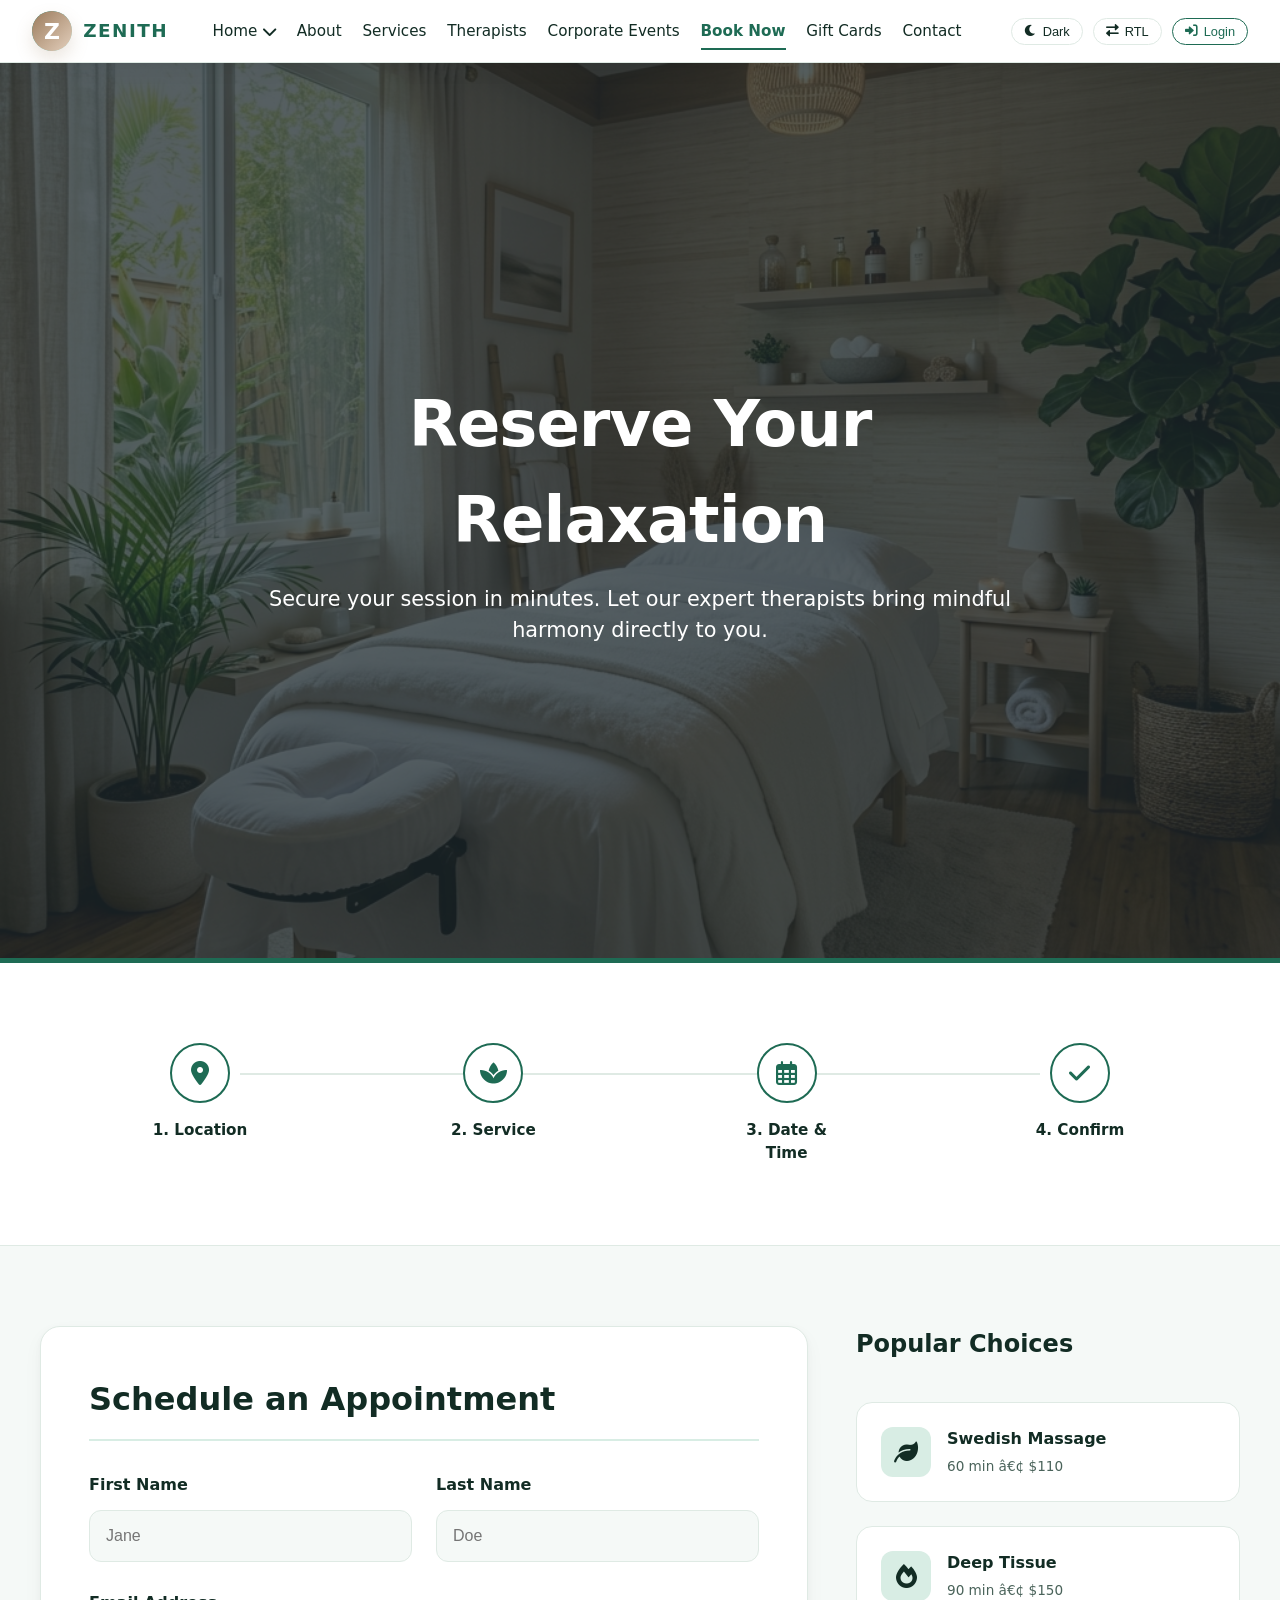
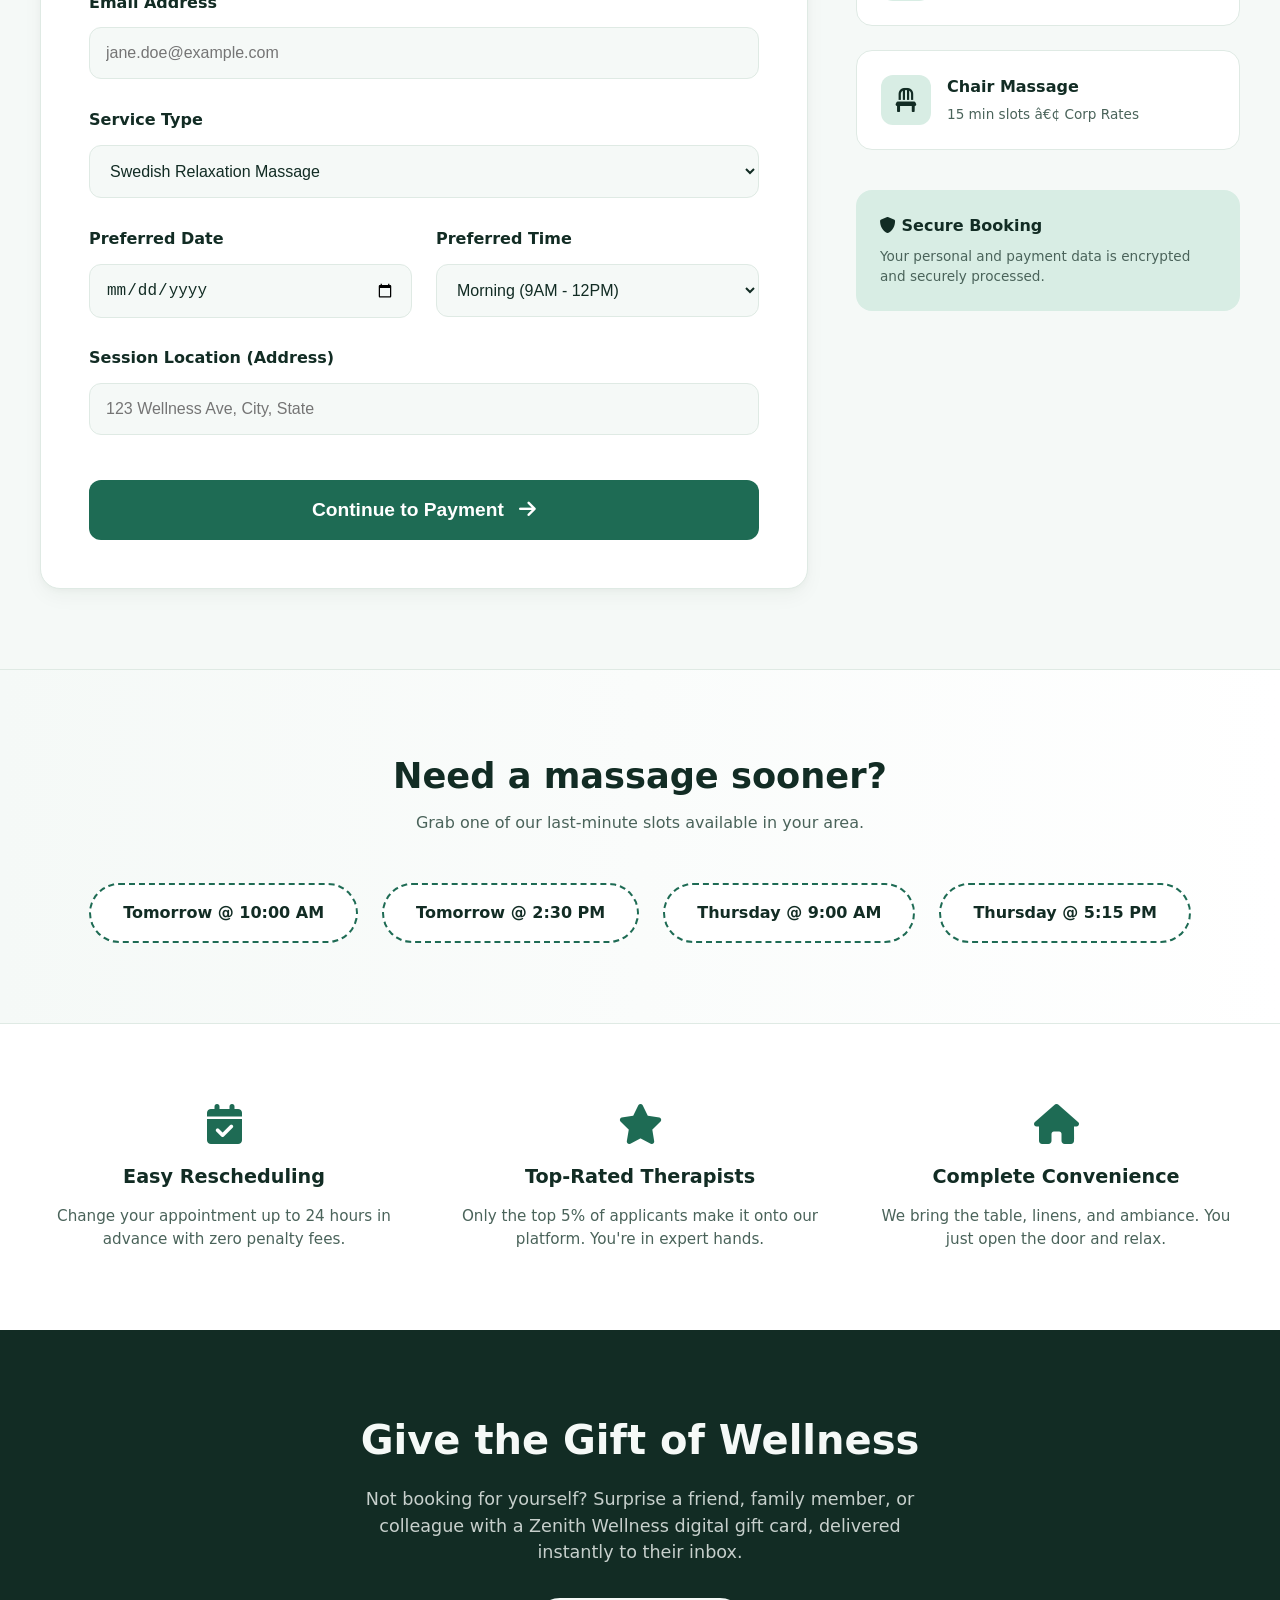
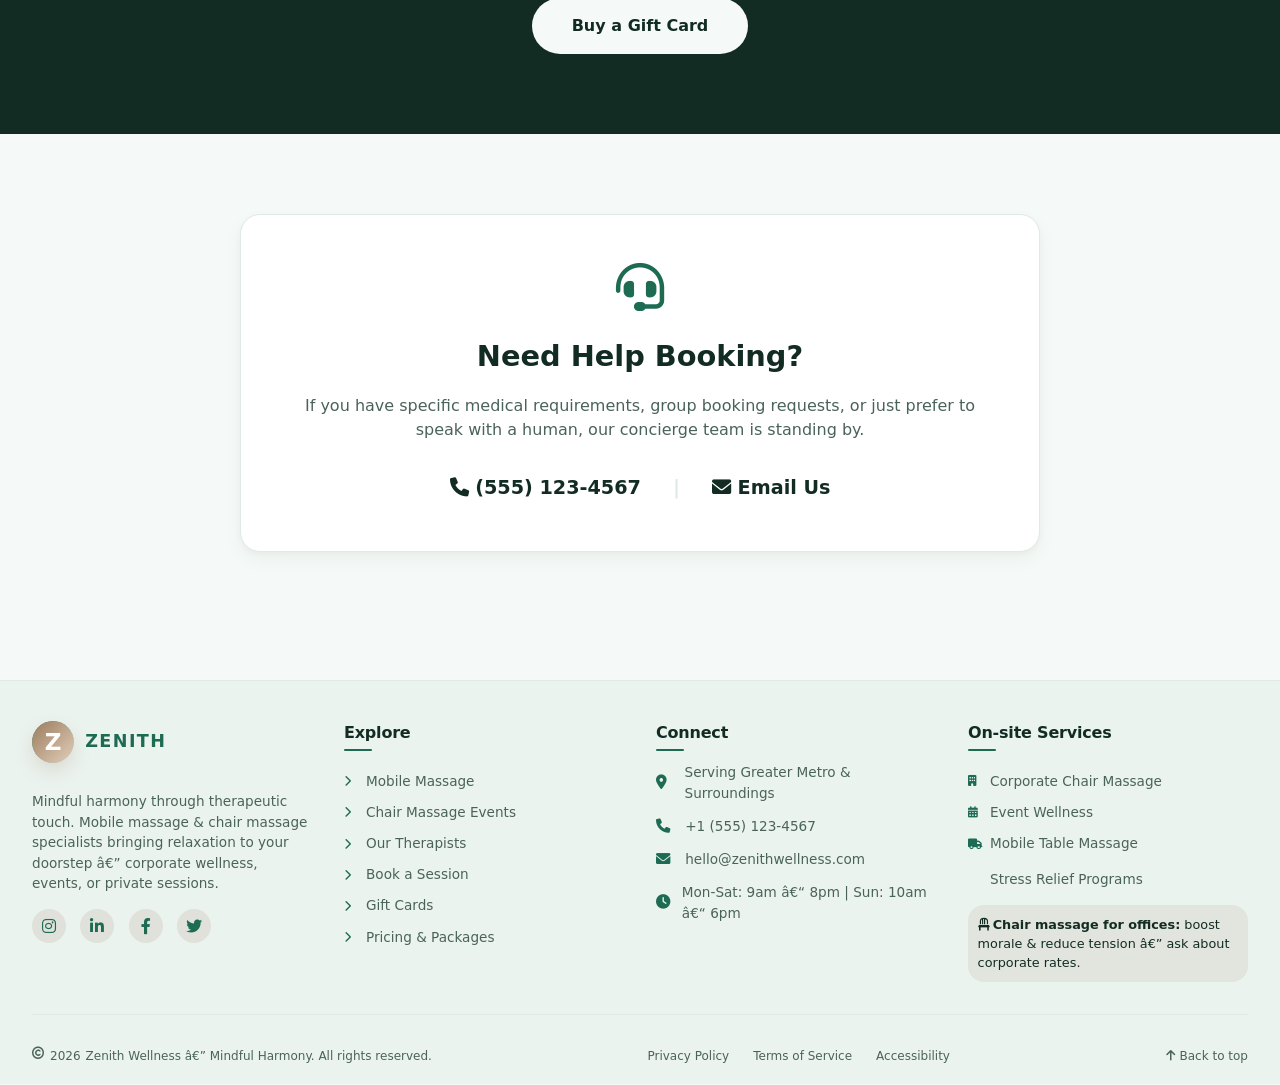
<file: book now.html>
﻿<!DOCTYPE html>
<html lang="en">
<head>
  <meta charset="UTF-8">
  <meta name="viewport" content="width=device-width, initial-scale=1.0, viewport-fit=cover">
  <title>Zenith Wellness | Mindful Harmony</title>
  <!-- Font Awesome 6 -->
  <link rel="stylesheet" href="fontawesome/fontawesome-free-6.0.0-web/css/all.min.css">
  <style>
    * {
      margin: 0;
      padding: 0;
      box-sizing: border-box;
      transition: background-color 0.2s ease, color 0.2s ease, border-color 0.2s ease;
    }

    /* LIGHT MODE (default) */
    :root {
      --bg-body: #f5f9f7;
      --bg-surface: #ffffff;
      --bg-card: #ffffff;
      --text-primary: #122c24;
      --text-secondary: #4a635a;
      --accent: #1e6b54;
      --accent-light: #d8ede4;
      --border: #dfeae4;
      --shadow-sm: 0 8px 20px rgba(18, 44, 36, 0.04), 0 2px 6px rgba(18, 44, 36, 0.03);
      --accent-text: #ffffff;
      --navbar-bg: #ffffff;
      --footer-bg: #ebf3ef;
      --link-hover: #144f3d;
      --active-link: #1e6b54;
    }

    body.dark-mode {
      --bg-body: #0a1411;
      --bg-surface: #11201b;
      --bg-card: #182c26;
      --text-primary: #f0f7f4;
      --text-secondary: #a3bdae;
      --accent: #4dd0a8;
      --accent-light: #1c4d3f;
      --border: #243e35;
      --accent-text: #051410;
      --navbar-bg: #0d1a16;
      --footer-bg: #070e0c;
      --shadow-sm: 0 8px 20px rgba(0, 0, 0, 0.4);
      --link-hover: #7af2cc;
      --active-link: #4dd0a8;
    }

    body {
      font-family: 'Segoe UI', 'Inter', system-ui, -apple-system, BlinkMacSystemFont, sans-serif;
      background-color: var(--bg-body);
      color: var(--text-primary);
      line-height: 1.5;
      scroll-behavior: smooth;
      min-height: 100vh;
      display: flex;
      flex-direction: column;
    }

    h1, h2, h3, h4, h5, h6 {
      font-weight: 600;
    }
    p {
      font-weight: 450;
    }

    /* STICKY NAVBAR - one line flex */
    .navbar {
      position: sticky;
      top: 0;
      z-index: 1000;
      background: var(--navbar-bg);
      box-shadow: var(--shadow-sm);
      border-bottom: 1px solid var(--border);
      padding: 0.7rem 2rem;
    }

    .nav-container {
      display: grid;
      grid-template-columns: auto 1fr auto;
      align-items: center;
      max-width: 1400px;
      margin: 0 auto;
      gap: 1rem;
      position: relative;
    }

    /* Logo area */
    .logo {
      font-size: 1.35rem;
      font-weight: 700;
      letter-spacing: -0.02em;
      color: var(--accent);
      text-decoration: none;
      display: inline-flex;
      align-items: center;
      gap: 0.7rem;
      white-space: nowrap;
      font-family: 'Segoe UI', 'Inter', system-ui, -apple-system, BlinkMacSystemFont, sans-serif;
    }

    .logo-mark {
      width: 40px;
      height: 40px;
      border-radius: 50%;
      display: grid;
      place-items: center;
      background: linear-gradient(135deg, var(--accent) 0%, var(--accent-light) 100%);
      color: var(--accent-text);
      font-size: 1rem;
      font-weight: 700;
      box-shadow: 0 8px 18px rgba(155, 123, 92, 0.2);
      flex-shrink: 0;
    }

    .logo-text {
      font-size: 1.15rem;
      font-weight: 700;
      text-transform: uppercase;
      letter-spacing: 0.08em;
    }

    /* Hamburger button (right side on mobile) */
    .hamburger {
      display: none;
      font-size: 1.8rem;
      background: none;
      border: none;
      cursor: pointer;
      color: var(--text-primary);
      order: 3;
      z-index: 1002;
    }

    /* Desktop navigation wrapper */
    .nav-menu {
      display: contents;
      align-items: center;
      gap: 1.2rem;
    }

    .nav-links {
      display: flex;
      gap: 1.3rem;
      list-style: none;
      align-items: center;
      flex-wrap: nowrap;
      justify-self: center;
    }

    .nav-links li {
      position: relative;
    }

    .nav-links li a {
      text-decoration: none;
      font-weight: 500;
      color: var(--text-primary);
      padding: 0.5rem 0;
      transition: color 0.2s, border-bottom 0.2s;
      font-size: 0.95rem;
      white-space: nowrap;
      position: relative;
    }

    .nav-link.dropdown-toggle {
      display: inline-flex;
      align-items: center;
      gap: 0.35rem;
      cursor: pointer;
    }

    .dropdown-menu {
      position: absolute;
      top: calc(100% + 0.35rem);
      left: 0;
      min-width: 10rem;
      background: var(--bg-surface);
      border: 1px solid var(--border);
      border-radius: 14px;
      box-shadow: var(--shadow-sm);
      padding: 0.45rem;
      display: none;
      flex-direction: column;
      gap: 0.25rem;
      z-index: 1001;
    }

    .dropdown-menu.show {
      display: flex;
    }

    .dropdown-link {
      padding: 0.55rem 0.7rem;
      border-radius: 10px;
      color: var(--text-primary);
      font-size: 0.92rem;
      text-decoration: none;
      transition: background-color 0.2s ease, color 0.2s ease;
    }

    .dropdown-link:hover {
      background: var(--accent-light);
      color: var(--link-hover);
    }

    .nav-links li a:hover {
      color: var(--link-hover);
    }

    .nav-links li a.active {
      color: var(--active-link);
      border-bottom: 2px solid var(--active-link);
      font-weight: 600;
    }

    /* action buttons: Dark mode, RTL, Login (register removed) */
    .action-buttons {
      display: flex;
      align-items: center;
      gap: 10px;
      margin-left: 0.3rem;
      justify-self: end;
    }

    .icon-btn {
      background: var(--bg-surface);
      border: 1px solid var(--border);
      padding: 5px 12px;
      border-radius: 40px;
      cursor: pointer;
      display: inline-flex;
      align-items: center;
      gap: 6px;
      font-weight: 500;
      font-size: 0.8rem;
      color: var(--text-primary);
      transition: all 0.2s;
    }

    .icon-btn:hover {
      background: var(--accent-light);
      border-color: var(--accent);
      color: #1e2a2e;
    }

    .btn-outline {
      background: transparent;
      border: 1px solid var(--accent);
      padding: 5px 12px;
      border-radius: 40px;
      cursor: pointer;
      font-weight: 500;
      color: var(--accent);
      transition: all 0.2s;
      font-size: 0.8rem;
      display: inline-flex;
      align-items: center;
      gap: 6px;
    }

    .btn-outline:hover {
      background: var(--accent);
      color: var(--accent-text);
    }

    main {
      flex: 1;
    }

    /* ========== ENHANCED FOOTER STYLES (same color, font, variables) ========== */
    .site-footer {
      background: var(--footer-bg);
      border-top: 1px solid var(--border);
      margin-top: 3rem;
      font-size: 0.9rem;
    }

    .footer-container {
      max-width: 1300px;
      margin: 0 auto;
      padding: 2.5rem 2rem 1.2rem 2rem;
    }

    .footer-grid {
      display: grid;
      grid-template-columns: repeat(4, 1fr);
      gap: 2rem;
      margin-bottom: 2rem;
      border-bottom: 1px solid var(--border);
      padding-bottom: 2rem;
    }

    /* Brand column (logo identical to navbar) */
    .footer-brand .footer-logo {
      display: inline-flex;
      align-items: center;
      gap: 0.7rem;
      margin-bottom: 1rem;
      text-decoration: none;
    }

    .footer-brand .logo-mark {
      width: 42px;
      height: 42px;
      font-size: 1rem;
    }

    .footer-brand .logo-text {
      font-size: 1.1rem;
      font-weight: 700;
      text-transform: uppercase;
      letter-spacing: 0.08em;
      color: var(--accent);
    }

    .footer-description {
      color: var(--text-secondary);
      font-size: 0.85rem;
      line-height: 1.5;
      margin: 0.8rem 0 1rem 0;
    }

    .footer-heading {
      font-weight: 600;
      font-size: 1rem;
      margin-bottom: 1.1rem;
      letter-spacing: -0.2px;
      color: var(--text-primary);
      position: relative;
      display: inline-block;
    }

    .footer-heading:after {
      content: '';
      position: absolute;
      bottom: -6px;
      left: 0;
      width: 28px;
      height: 2px;
      background: var(--accent);
      border-radius: 2px;
    }

    .footer-links-list {
      list-style: none;
      margin-top: 0.5rem;
    }

    .footer-links-list li {
      margin-bottom: 0.6rem;
    }

    .footer-links-list a {
      color: var(--text-secondary);
      text-decoration: none;
      transition: all 0.2s ease;
      font-size: 0.85rem;
      display: inline-flex;
      align-items: center;
      gap: 6px;
    }

    .footer-links-list a i {
      font-size: 0.7rem;
      width: 1rem;
      color: var(--accent);
    }

    .footer-links-list a:hover {
      color: var(--link-hover);
      transform: translateX(3px);
    }

    .contact-info-item {
      display: flex;
      align-items: center;
      gap: 10px;
      margin-bottom: 0.8rem;
      font-size: 0.85rem;
      color: var(--text-secondary);
    }

    .contact-info-item i {
      width: 1.2rem;
      color: var(--accent);
      font-size: 0.9rem;
    }

    .contact-info-item a {
      color: var(--text-secondary);
      text-decoration: none;
    }

    .contact-info-item a:hover {
      color: var(--link-hover);
      text-decoration: underline;
    }

    .social-links-footer {
      display: flex;
      gap: 0.9rem;
      margin-top: 1rem;
    }

    .social-links-footer a {
      background: rgba(155, 123, 92, 0.15);
      width: 34px;
      height: 34px;
      border-radius: 50%;
      display: inline-flex;
      align-items: center;
      justify-content: center;
      color: var(--accent);
      font-size: 1rem;
      transition: all 0.25s;
      text-decoration: none;
    }

    .social-links-footer a:hover {
      background: var(--accent);
      color: var(--accent-text);
      transform: translateY(-2px);
    }

    .footer-bottom {
      display: flex;
      flex-wrap: wrap;
      justify-content: space-between;
      align-items: center;
      gap: 1rem;
      font-size: 0.75rem;
      color: var(--text-secondary);
    }

    .footer-bottom .copyright {
      display: flex;
      gap: 5px;
      flex-wrap: wrap;
    }

    .footer-bottom .legal-links {
      display: flex;
      gap: 1.5rem;
    }

    .footer-bottom .legal-links a {
      color: var(--text-secondary);
      text-decoration: none;
    }

    .footer-bottom .legal-links a:hover {
      color: var(--link-hover);
      text-decoration: underline;
    }

    /* responsive */
    @media (max-width: 992px) {
      .footer-grid {
        grid-template-columns: repeat(2, 1fr);
        gap: 1.8rem;
      }
    }
    @media (max-width: 640px) {
      .footer-container {
        padding: 2rem 1.2rem 1rem;
      }
      .footer-grid {
        grid-template-columns: 1fr;
        gap: 2rem;
      }
      .footer-bottom {
        flex-direction: column;
        text-align: center;
        justify-content: center;
      }
      .legal-links {
        justify-content: center;
      }
    }

    /* RTL adjustments */
    html[dir="rtl"] .footer-heading:after {
      left: auto;
      right: 0;
    }
    html[dir="rtl"] .footer-links-list a i {
      transform: scaleX(-1);
    }
    html[dir="rtl"] .footer-links-list a:hover {
      transform: translateX(-3px);
    }

    /* Mobile navbar remains untouched */
    @media (max-width: 1024px) {
      .navbar {
        padding: 0.7rem 1.2rem;
      }
      .nav-container {
        display: flex;
        justify-content: space-between;
        flex-wrap: nowrap;
      }
      .hamburger {
        display: block;
      }
      .dropdown-menu {
        position: static;
        margin-top: 0.35rem;
        box-shadow: none;
        border-radius: 12px;
      }
      .nav-menu {
        display: flex;
        position: fixed;
        top: 72px;
        right: -100%;
        width: 78%;
        max-width: 340px;
        height: calc(100vh - 72px);
        background: var(--navbar-bg);
        backdrop-filter: blur(8px);
        flex-direction: column;
        align-items: stretch;
        justify-content: flex-start;
        padding: 2rem 1.8rem;
        transition: right 0.3s cubic-bezier(0.2, 0.9, 0.4, 1.1);
        box-shadow: -8px 0 28px rgba(0, 0, 0, 0.25);
        z-index: 999;
        border-left: 1px solid var(--border);
        gap: 2rem;
        overflow-y: auto;
      }
      .nav-menu.active {
        right: 0;
      }
      .nav-links {
        flex-direction: column;
        align-items: flex-start;
        width: 100%;
        gap: 1.4rem;
      }
      .nav-links li {
        width: 100%;
      }
      .nav-links li a {
        white-space: normal;
        font-size: 1.1rem;
        display: block;
        width: 100%;
        padding: 0.3rem 0;
      }
      .action-buttons {
        flex-direction: column;
        align-items: stretch;
        width: 100%;
        gap: 12px;
        margin-left: 0;
      }
      .action-buttons .icon-btn,
      .action-buttons .btn-outline {
        justify-content: center;
        width: 100%;
        text-align: center;
      }
    }

    /* BOOK NOW UNIQUE DESIGN */
    .hero-booking {
      position: relative;
      padding: 7rem 2rem;
      text-align: center;
      background: url('./images/booking_hero_clear.png') center/cover no-repeat;
      color: white;
      border-bottom: 5px solid var(--accent);
      min-height: 100vh;
      width: 100%;
      display: flex;
      align-items: center;
      justify-content: center;
    }
    .hero-booking::before {
      content: '';
      position: absolute;
      top: 0; left: 0; right: 0; bottom: 0;
      background: rgba(30, 42, 46, 0.75);
    }
    .hero-booking-content {
      position: relative;
      z-index: 1;
      max-width: 800px;
      margin: 0 auto;
    }
    .hero-booking-title {
      font-size: 4rem;
      font-weight: 800;
      margin-bottom: 1rem;
      letter-spacing: -1px;
    }
    .hero-booking-subtitle {
      font-size: 1.3rem;
      font-weight: 300;
    }

    /* Booking Steps */
    .booking-steps {
      padding: 4rem 2rem;
      background: var(--bg-surface);
      border-bottom: 1px solid var(--border);
    }
    .steps-container {
      max-width: 1000px;
      margin: 0 auto;
      display: flex;
      justify-content: space-between;
      position: relative;
    }
    .steps-container::before {
      content: '';
      position: absolute;
      top: 30px; left: 10%; right: 10%;
      height: 2px;
      background: var(--border);
      z-index: 0;
    }
    .b-step {
      text-align: center;
      position: relative;
      z-index: 1;
      width: 120px;
    }
    .b-step-icon {
      width: 60px;
      height: 60px;
      background: var(--bg-surface);
      border: 2px solid var(--accent);
      color: var(--accent);
      border-radius: 50%;
      display: flex;
      align-items: center;
      justify-content: center;
      font-size: 1.5rem;
      margin: 0 auto 1rem;
      transition: all 0.3s;
    }
    .b-step:hover .b-step-icon {
      background: var(--accent);
      color: var(--accent-text);
      transform: scale(1.1);
    }
    .b-step-text {
      font-weight: 600;
      font-size: 0.95rem;
      color: var(--text-primary);
    }
    @media (max-width: 768px) {
      .steps-container { flex-direction: column; gap: 2rem; align-items: center; }
      .steps-container::before { display: none; }
    }

    /* Main Booking Form Section */
    .booking-main {
      padding: 6rem 2rem;
      background: var(--bg-body);
    }
    .booking-wrapper {
      max-width: 1200px;
      margin: 0 auto;
      display: grid;
      grid-template-columns: 2fr 1fr;
      gap: 3rem;
    }
    .booking-form-box {
      background: var(--bg-surface);
      padding: 3rem;
      border-radius: 20px;
      box-shadow: var(--shadow-sm);
      border: 1px solid var(--border);
    }
    .form-title {
      font-size: 2rem;
      font-weight: 700;
      margin-bottom: 2rem;
      color: var(--text-primary);
      border-bottom: 2px solid var(--accent-light);
      padding-bottom: 1rem;
    }
    .b-form-group {
      margin-bottom: 1.8rem;
    }
    .b-form-label {
      display: block;
      font-weight: 600;
      margin-bottom: 0.8rem;
      color: var(--text-primary);
    }
    .b-form-control {
      width: 100%;
      padding: 1rem;
      border: 1px solid var(--border);
      border-radius: 12px;
      background: var(--bg-body);
      color: var(--text-primary);
      font-size: 1rem;
    }
    .b-form-control:focus {
      outline: none;
      border-color: var(--accent);
      box-shadow: 0 0 0 3px rgba(155, 123, 92, 0.1);
    }
    .b-submit {
      width: 100%;
      background: var(--accent);
      color: var(--accent-text);
      padding: 1.2rem;
      border: none;
      border-radius: 12px;
      font-size: 1.2rem;
      font-weight: 700;
      cursor: pointer;
      transition: all 0.3s;
      margin-top: 1rem;
    }
    .b-submit:hover { 
      background: var(--text-primary); 
      color: var(--bg-surface);
    }
    .form-row {
      display: grid;
      grid-template-columns: 1fr 1fr;
      gap: 1.5rem;
    }
    @media (max-width: 768px) {
      .form-row {
        grid-template-columns: 1fr;
      }
    }

    /* Service Mini Cards (Right Column) */
    .service-options {
      display: flex;
      flex-direction: column;
      gap: 1.5rem;
    }
    .mini-service-card {
      background: var(--bg-surface);
      border: 1px solid var(--border);
      padding: 1.5rem;
      border-radius: 16px;
      display: flex;
      align-items: center;
      gap: 1rem;
      transition: transform 0.3s, border-color 0.3s;
      cursor: pointer;
    }
    .mini-service-card:hover {
      transform: translateX(-5px);
      border-color: var(--accent);
    }
    .m-icon {
      width: 50px; height: 50px;
      background: var(--accent-light);
      border-radius: 12px;
      display: flex; align-items: center; justify-content: center;
      color: var(--text-primary);
      font-size: 1.5rem;
    }
    .m-info h4 { margin-bottom: 0.3rem; color: var(--text-primary); }
    .m-info p { font-size: 0.85rem; color: var(--text-secondary); }
    @media (max-width: 992px) {
      .booking-wrapper { grid-template-columns: 1fr; }
    }

    /* Why Book With Us */
    .booking-promises {
      padding: 5rem 2rem;
      background: var(--bg-surface);
    }
    .promise-grid {
      display: grid;
      grid-template-columns: repeat(auto-fit, minmax(250px, 1fr));
      gap: 3rem;
      max-width: 1200px;
      margin: 0 auto;
    }
    .promise-item {
      text-align: center;
    }
    .promise-item i {
      font-size: 2.5rem;
      color: var(--accent);
      margin-bottom: 1.2rem;
    }
    .promise-item h3 {
      font-size: 1.2rem;
      margin-bottom: 0.8rem;
    }
    .promise-item p {
      font-size: 0.95rem;
      color: var(--text-secondary);
    }

    /* Last Minute Slots */
    .last-minute {
      padding: 5rem 2rem;
      background: linear-gradient(to right, var(--bg-body), var(--bg-surface));
      border-top: 1px solid var(--border);
      border-bottom: 1px solid var(--border);
    }
    .lm-header {
      text-align: center;
      margin-bottom: 3rem;
    }
    .lm-header h2 { font-size: 2.2rem; color: var(--text-primary); }
    .slots-container {
      display: flex;
      justify-content: center;
      gap: 1.5rem;
      flex-wrap: wrap;
    }
    .slot-pill {
      background: var(--bg-surface);
      border: 2px dashed var(--accent);
      padding: 1rem 2rem;
      border-radius: 50px;
      font-weight: 700;
      color: var(--text-primary);
      cursor: pointer;
      transition: all 0.3s;
    }
    .slot-pill:hover {
      background: var(--accent);
      color: var(--accent-text);
    }

    /* Gift a Session */
    .gift-banner {
      padding: 6rem 2rem;
      background: #122c24;
      color: #f5f9f7;
      text-align: center;
    }
    .gift-banner h2 { font-size: 2.5rem; margin-bottom: 1rem; color: #f5f9f7; }
    .gift-banner p { font-size: 1.1rem; opacity: 0.8; margin-bottom: 2rem; max-width: 600px; margin-left: auto; margin-right: auto; }
    .gift-btn {
      background: #f5f9f7;
      color: #122c24;
      padding: 1rem 2.5rem;
      border-radius: 30px;
      font-weight: 700;
      text-decoration: none;
      display: inline-block;
      transition: transform 0.3s, background 0.3s, color 0.3s;
    }
    .gift-btn:hover {
      transform: translateY(-3px);
      background: #dfeae4;
    }

    /* Support / Contact details for booking */
    .booking-support {
      padding: 6rem 2rem;
      background: var(--bg-body);
    }
    .support-box {
      max-width: 800px;
      margin: 0 auto;
      background: var(--bg-surface);
      border-radius: 20px;
      padding: 3rem;
      text-align: center;
      box-shadow: var(--shadow-sm);
      border: 1px solid var(--border);
    }
    .support-box > i {
      font-size: 3rem;
      color: var(--accent);
      margin-bottom: 1.5rem;
    }
    .support-box h3 { font-size: 1.8rem; margin-bottom: 1rem; }
    .support-box p { color: var(--text-secondary); margin-bottom: 2rem; }
    .support-phones {
      display: flex;
      justify-content: center;
      gap: 2rem;
      font-weight: 700;
      font-size: 1.2rem;
    }
    .support-phones a { color: var(--text-primary); text-decoration: none; }
    .support-phones a:hover { color: var(--accent); }
    @media (max-width: 768px) {
      .support-phones {
        flex-direction: column;
        gap: 1rem;
      }
      .support-phones span {
        display: none;
      }
    }
  </style>
  <link rel="stylesheet" href="responsive.css">
  <link rel="icon" type="image/svg+xml" href="images/favicon.svg">
</head>
<body>

<header class="navbar" id="mainNavbar">
  <div class="nav-container">
    <a href="index.html" class="logo" id="logoLink">
      <img src="images/favicon.svg" alt="Zenith Logo" class="logo-mark">
      <span class="logo-text">Zenith</span>
    </a>
    <button class="hamburger" id="hamburgerBtn" aria-label="Menu">
      <i class="fas fa-bars"></i>
    </button>
    <div class="nav-menu" id="navMenu">
      <ul class="nav-links" id="navLinks">
        <li>
          <a href="index.html" class="nav-link dropdown-toggle" id="homeDropdownToggle" aria-expanded="false">
            Home <i class="fas fa-chevron-down"></i>
          </a>
          <div class="dropdown-menu" id="homeDropdownMenu">
            <a href="index.html" class="dropdown-link">Home 1</a>
            <a href="home2.html" class="dropdown-link">Home 2</a>
          </div>
        </li>
        <li><a href="about.html" class="nav-link">About</a></li>
        <li><a href="services.html" class="nav-link">Services</a></li>
        <li><a href="therapists.html" class="nav-link">Therapists</a></li>
        <li><a href="corporate events.html" class="nav-link">Corporate Events</a></li>
        <li><a href="book now.html" class="nav-link">Book Now</a></li>
        <li><a href="gift card.html" class="nav-link">Gift Cards</a></li>
        <li><a href="contact.html" class="nav-link">Contact</a></li>
      </ul>
      <div class="action-buttons">
        <button class="icon-btn" id="darkModeToggle"><i class="fas fa-moon"></i> <span>Dark</span></button>
        <button class="icon-btn" id="rtlToggleBtn"><i class="fas fa-exchange-alt"></i> RTL</button>
        <button class="btn-outline" id="loginBtn" onclick="window.location.href='login.html'"><i class="fas fa-sign-in-alt"></i> Login</button>
      </div>
    </div>
  </div>
</header>

<main>
  <!-- 1. Hero Section -->
  <section class="hero-booking">
    <div class="hero-booking-content">
      <h1 class="hero-booking-title">Reserve Your Relaxation</h1>
      <p class="hero-booking-subtitle">Secure your session in minutes. Let our expert therapists bring mindful harmony directly to you.</p>
    </div>
  </section>

  <!-- 2. Booking Steps Visualizer -->
  <section class="booking-steps">
    <div class="steps-container">
      <div class="b-step">
        <div class="b-step-icon"><i class="fas fa-map-marker-alt"></i></div>
        <div class="b-step-text">1. Location</div>
      </div>
      <div class="b-step">
        <div class="b-step-icon"><i class="fas fa-spa"></i></div>
        <div class="b-step-text">2. Service</div>
      </div>
      <div class="b-step">
        <div class="b-step-icon"><i class="far fa-calendar-alt"></i></div>
        <div class="b-step-text">3. Date & Time</div>
      </div>
      <div class="b-step">
        <div class="b-step-icon"><i class="fas fa-check"></i></div>
        <div class="b-step-text">4. Confirm</div>
      </div>
    </div>
  </section>

  <!-- 3. Booking Form Section -->
  <section class="booking-main">
    <div class="booking-wrapper">
      <!-- The Form -->
      <div class="booking-form-box">
        <h2 class="form-title">Schedule an Appointment</h2>
        <form>
          <div class="form-row">
            <div class="b-form-group">
              <label class="b-form-label">First Name</label>
              <input type="text" class="b-form-control" placeholder="Jane">
            </div>
            <div class="b-form-group">
              <label class="b-form-label">Last Name</label>
              <input type="text" class="b-form-control" placeholder="Doe">
            </div>
          </div>
          <div class="b-form-group">
            <label class="b-form-label">Email Address</label>
            <input type="email" class="b-form-control" placeholder="jane.doe@example.com">
          </div>
          <div class="b-form-group">
            <label class="b-form-label">Service Type</label>
            <select class="b-form-control">
              <option>Swedish Relaxation Massage</option>
              <option>Deep Tissue Recovery</option>
              <option>Sports Massage</option>
              <option>Corporate Chair Event</option>
            </select>
          </div>
          <div class="form-row">
            <div class="b-form-group">
              <label class="b-form-label">Preferred Date</label>
              <input type="date" class="b-form-control">
            </div>
            <div class="b-form-group">
              <label class="b-form-label">Preferred Time</label>
              <select class="b-form-control">
                <option>Morning (9AM - 12PM)</option>
                <option>Afternoon (12PM - 4PM)</option>
                <option>Evening (4PM - 8PM)</option>
              </select>
            </div>
          </div>
          <div class="b-form-group">
            <label class="b-form-label">Session Location (Address)</label>
            <input type="text" class="b-form-control" placeholder="123 Wellness Ave, City, State">
          </div>
          <button type="button" class="b-submit" onclick="alert('Proceeding to secure confirmation page...')">Continue to Payment <i class="fas fa-arrow-right" style="margin-left: 10px;"></i></button>
        </form>
      </div>

      <!-- 4. Service Mini Cards -->
      <div class="service-options">
        <h3 style="font-size: 1.5rem; margin-bottom: 1rem; color: var(--text-primary);">Popular Choices</h3>
        <div class="mini-service-card">
          <div class="m-icon"><i class="fas fa-leaf"></i></div>
          <div class="m-info">
            <h4>Swedish Massage</h4>
            <p>60 min â€¢ $110</p>
          </div>
        </div>
        <div class="mini-service-card">
          <div class="m-icon"><i class="fas fa-fire"></i></div>
          <div class="m-info">
            <h4>Deep Tissue</h4>
            <p>90 min â€¢ $150</p>
          </div>
        </div>
        <div class="mini-service-card">
          <div class="m-icon"><i class="fas fa-chair"></i></div>
          <div class="m-info">
            <h4>Chair Massage</h4>
            <p>15 min slots â€¢ Corp Rates</p>
          </div>
        </div>
        <div style="margin-top: 1rem; padding: 1.5rem; background: var(--accent-light); border-radius: 16px;">
          <h4 style="color: var(--text-primary); margin-bottom: 0.5rem;"><i class="fas fa-shield-alt"></i> Secure Booking</h4>
          <p style="font-size: 0.85rem; color: var(--text-secondary);">Your personal and payment data is encrypted and securely processed.</p>
        </div>
      </div>
    </div>
  </section>

  <!-- 5. Last Minute Availability -->
  <section class="last-minute">
    <div class="lm-header">
      <h2>Need a massage sooner?</h2>
      <p style="color: var(--text-secondary); margin-top: 0.5rem;">Grab one of our last-minute slots available in your area.</p>
    </div>
    <div class="slots-container">
      <div class="slot-pill">Tomorrow @ 10:00 AM</div>
      <div class="slot-pill">Tomorrow @ 2:30 PM</div>
      <div class="slot-pill">Thursday @ 9:00 AM</div>
      <div class="slot-pill">Thursday @ 5:15 PM</div>
    </div>
  </section>

  <!-- 6. Why Book With Us / Promises -->
  <section class="booking-promises">
    <div class="promise-grid">
      <div class="promise-item">
        <i class="fas fa-calendar-check"></i>
        <h3>Easy Rescheduling</h3>
        <p>Change your appointment up to 24 hours in advance with zero penalty fees.</p>
      </div>
      <div class="promise-item">
        <i class="fas fa-star"></i>
        <h3>Top-Rated Therapists</h3>
        <p>Only the top 5% of applicants make it onto our platform. You're in expert hands.</p>
      </div>
      <div class="promise-item">
        <i class="fas fa-home"></i>
        <h3>Complete Convenience</h3>
        <p>We bring the table, linens, and ambiance. You just open the door and relax.</p>
      </div>
    </div>
  </section>

  <!-- 7. Gift a Session -->
  <section class="gift-banner">
    <h2>Give the Gift of Wellness</h2>
    <p>Not booking for yourself? Surprise a friend, family member, or colleague with a Zenith Wellness digital gift card, delivered instantly to their inbox.</p>
    <a href="gift card.html" class="gift-btn">Buy a Gift Card</a>
  </section>

  <!-- 8. Support -->
  <section class="booking-support">
    <div class="support-box">
      <i class="fas fa-headset"></i>
      <h3>Need Help Booking?</h3>
      <p>If you have specific medical requirements, group booking requests, or just prefer to speak with a human, our concierge team is standing by.</p>
      <div class="support-phones">
        <a href="tel:15551234567"><i class="fas fa-phone"></i> (555) 123-4567</a>
        <span style="color: var(--border);">|</span>
        <a href="mailto:concierge@zenithwellness.com"><i class="fas fa-envelope"></i> Email Us</a>
      </div>
    </div>
  </section>
</main>

<!-- ========== ENHANCED FOOTER SAME COLOR, FONT, NAVBAR LOGO INCLUDED ========== -->
<footer class="site-footer">
  <div class="footer-container">
    <div class="footer-grid">
      <!-- Column 1: Brand + Logo (identical to navbar) -->
      <div class="footer-brand">
        <a href="index.html" class="footer-logo" id="footerLogoLink">
          <img src="images/favicon.svg" alt="Zenith Logo" class="logo-mark">
          <span class="logo-text">Zenith</span>
        </a>
        <p class="footer-description">
          Mindful harmony through therapeutic touch. Mobile massage & chair massage specialists bringing relaxation to your doorstep â€” corporate wellness, events, or private sessions.
        </p>
        <div class="social-links-footer">
          <a href="#" aria-label="Instagram"><i class="fab fa-instagram"></i></a>
          <a href="#" aria-label="LinkedIn"><i class="fab fa-linkedin-in"></i></a>
          <a href="#" aria-label="Facebook"><i class="fab fa-facebook-f"></i></a>
          <a href="#" aria-label="X"><i class="fab fa-twitter"></i></a>
        </div>
      </div>

      <!-- Column 2: Quick Links (wellness & massage) -->
      <div>
        <h4 class="footer-heading">Explore</h4>
        <ul class="footer-links-list">
          <li><a href="services.html"><i class="fas fa-chevron-right"></i> Mobile Massage</a></li>
          <li><a href="corporate events.html"><i class="fas fa-chevron-right"></i> Chair Massage Events</a></li>
          <li><a href="therapists.html"><i class="fas fa-chevron-right"></i> Our Therapists</a></li>
          <li><a href="book now.html"><i class="fas fa-chevron-right"></i> Book a Session</a></li>
          <li><a href="gift card.html"><i class="fas fa-chevron-right"></i> Gift Cards</a></li>
          <li><a href="#pricing"><i class="fas fa-chevron-right"></i> Pricing & Packages</a></li>
        </ul>
      </div>

      <!-- Column 3: Contact & Support -->
      <div>
        <h4 class="footer-heading">Connect</h4>
        <div class="contact-info-item">
          <i class="fas fa-map-marker-alt"></i>
          <span>Serving Greater Metro & Surroundings</span>
        </div>
        <div class="contact-info-item">
          <i class="fas fa-phone"></i>
          <a href="tel:+15551234567">+1 (555) 123-4567</a>
        </div>
        <div class="contact-info-item">
          <i class="fas fa-envelope"></i>
          <a href="mailto:hello@zenithwellness.com">hello@zenithwellness.com</a>
        </div>
        <div class="contact-info-item">
          <i class="fas fa-clock"></i>
          <span>Mon-Sat: 9am â€“ 8pm | Sun: 10am â€“ 6pm</span>
        </div>
      </div>

      <!-- Column 4: Corporate & Chair Massage Spotlight -->
      <div>
        <h4 class="footer-heading">On-site Services</h4>
        <ul class="footer-links-list">
          <li><a href="corporate events.html"><i class="fas fa-building"></i> Corporate Chair Massage</a></li>
          <li><a href="#events"><i class="fas fa-calendar-alt"></i> Event Wellness</a></li>
          <li><a href="#mobile"><i class="fas fa-truck"></i> Mobile Table Massage</a></li>
          <li><a href="#wellness"><i class="fas fa-hand-spa"></i> Stress Relief Programs</a></li>
        </ul>
        <div style="margin-top: 1rem; background: rgba(155, 123, 92, 0.12); padding: 0.6rem; border-radius: 16px; font-size: 0.8rem;">
          <i class="fas fa-chair"></i> <strong>Chair massage for offices:</strong> boost morale & reduce tension â€” ask about corporate rates.
        </div>
      </div>
    </div>

    <div class="footer-bottom">
      <div class="copyright">
        <i class="far fa-copyright"></i> <span id="currentYear"></span> Zenith Wellness â€” Mindful Harmony. All rights reserved.
      </div>
      <div class="legal-links">
        <a href="#">Privacy Policy</a>
        <a href="#">Terms of Service</a>
        <a href="#">Accessibility</a>
      </div>
      <div class="back-to-top">
        <a href="#" style="color: var(--text-secondary); text-decoration: none; display: inline-flex; align-items: center; gap: 5px;">
          <i class="fas fa-arrow-up"></i> Back to top
        </a>
      </div>
    </div>
  </div>
</footer>

<script>
  (function() {
    // DOM elements
    const hamburger = document.getElementById('hamburgerBtn');
    const navMenu = document.getElementById('navMenu');
    const navLinks = document.querySelectorAll('.nav-link');
    const homeDropdownToggle = document.getElementById('homeDropdownToggle');
    const homeDropdownMenu = document.getElementById('homeDropdownMenu');
    const dropdownLinks = document.querySelectorAll('.dropdown-link');
    const darkToggle = document.getElementById('darkModeToggle');
    const rtlToggle = document.getElementById('rtlToggleBtn');
    const loginBtn = document.getElementById('loginBtn');
    const logoLink = document.getElementById('logoLink');
    const footerLogoLink = document.getElementById('footerLogoLink');

    // Helper: close mobile menu (right side)
    function closeMobileMenu() {
      if (window.innerWidth <= 1024 && navMenu.classList.contains('active')) {
        navMenu.classList.remove('active');
      }
    }

    function closeHomeDropdown() {
      if (homeDropdownMenu) {
        homeDropdownMenu.classList.remove('show');
      }
      if (homeDropdownToggle) {
        homeDropdownToggle.setAttribute('aria-expanded', 'false');
      }
    }

    // Smooth scroll for all internal links (including footer links)
    const allInternalLinks = document.querySelectorAll('a[href^="#"]');
    allInternalLinks.forEach(link => {
      link.addEventListener('click', (e) => {
        const href = link.getAttribute('href');
        if (href && href !== "#" && href.startsWith('#')) {
          e.preventDefault();
          const targetId = href.substring(1);
          const targetElem = document.getElementById(targetId);
          if (targetElem) {
            targetElem.scrollIntoView({ behavior: 'smooth', block: 'start' });
            closeMobileMenu();
            closeHomeDropdown();
          }
        }
      });
    });

    // Logo clicks scroll to top
    if (logoLink) {
      logoLink.addEventListener('click', (e) => {
        e.preventDefault();
        window.scrollTo({ top: 0, behavior: 'smooth' });
        closeMobileMenu();
        navLinks.forEach(link => link.classList.remove('active'));
      });
    }
    if (footerLogoLink) { footerLogoLink.addEventListener('click', (e) => { e.preventDefault(); window.location.href = 'index.html'; }); }

    // Home dropdown toggle
    if (homeDropdownToggle) {
      homeDropdownToggle.addEventListener('click', (e) => {
        e.preventDefault();
        const isOpen = homeDropdownMenu.classList.toggle('show');
        homeDropdownToggle.setAttribute('aria-expanded', String(isOpen));
      });
    }

    // Close dropdown when clicking outside
    document.addEventListener('click', (e) => {
      if (homeDropdownMenu && !homeDropdownMenu.contains(e.target) && !homeDropdownToggle.contains(e.target)) {
        closeHomeDropdown();
      }
      if (window.innerWidth <= 1024 && navMenu.classList.contains('active') && !navMenu.contains(e.target) && !hamburger.contains(e.target)) {
        navMenu.classList.remove('active');
      }
    });

    // Hamburger menu
    if (hamburger) {
      hamburger.addEventListener('click', (e) => {
        e.stopPropagation();
        navMenu.classList.toggle('active');
      });
    }

    // Dark mode
    const isDark = localStorage.getItem('darkMode') === 'enabled';
    if (isDark) {
      document.body.classList.add('dark-mode');
      updateDarkButton(true);
    } else {
      updateDarkButton(false);
    }
    function updateDarkButton(darkActive) {
      if (!darkToggle) return;
      const icon = darkToggle.querySelector('i');
      const span = darkToggle.querySelector('span');
      if (darkActive) {
        icon.className = 'fas fa-sun';
        span.innerText = 'Light';
      } else {
        icon.className = 'fas fa-moon';
        span.innerText = 'Dark';
      }
    }
    if (darkToggle) {
      darkToggle.addEventListener('click', () => {
        const nowDark = document.body.classList.toggle('dark-mode');
        localStorage.setItem('darkMode', nowDark ? 'enabled' : 'disabled');
        updateDarkButton(nowDark);
      });
    }

    // RTL functionality
    let isRTL = localStorage.getItem('rtlMode') === 'enabled';
    function applyRTL(rtlActive) {
      if (rtlActive) {
        document.documentElement.setAttribute('dir', 'rtl');
        if (rtlToggle) rtlToggle.innerHTML = '<i class="fas fa-exchange-alt"></i> LTR';
      } else {
        document.documentElement.setAttribute('dir', 'ltr');
        if (rtlToggle) rtlToggle.innerHTML = '<i class="fas fa-exchange-alt"></i> RTL';
      }
      localStorage.setItem('rtlMode', rtlActive ? 'enabled' : 'disabled');
    }
    applyRTL(isRTL);
    if (rtlToggle) {
      rtlToggle.addEventListener('click', () => {
        isRTL = !isRTL;
        applyRTL(isRTL);
      });
    }

    // Login button demo
    

    // Set current year in footer
    const yearSpan = document.getElementById('currentYear');
    if (yearSpan) yearSpan.textContent = new Date().getFullYear();

    // Back to top smooth
    const backToTop = document.querySelector('.back-to-top a');
    if (backToTop) {
      backToTop.addEventListener('click', (e) => {
        e.preventDefault();
        window.scrollTo({ top: 0, behavior: 'smooth' });
      });
    }
  })();
</script>

<script>
    // --- Added for dynamic active state ---
    const currentPath = decodeURIComponent(window.location.pathname.split('/').pop()) || 'index.html';
    document.querySelectorAll('.nav-link, .dropdown-link').forEach(link => {
      const href = link.getAttribute('href');
      if (href && href !== '#' && href.includes(currentPath)) {
        link.classList.add('active');
        const parentLi = link.closest('li');
        if (parentLi) {
          const toggle = parentLi.querySelector('.dropdown-toggle');
          if (toggle) toggle.classList.add('active');
        }
      } else {
        link.classList.remove('active');
      }
    });
    // --- End dynamic active state ---
</script>
</body>
</html>
</file>
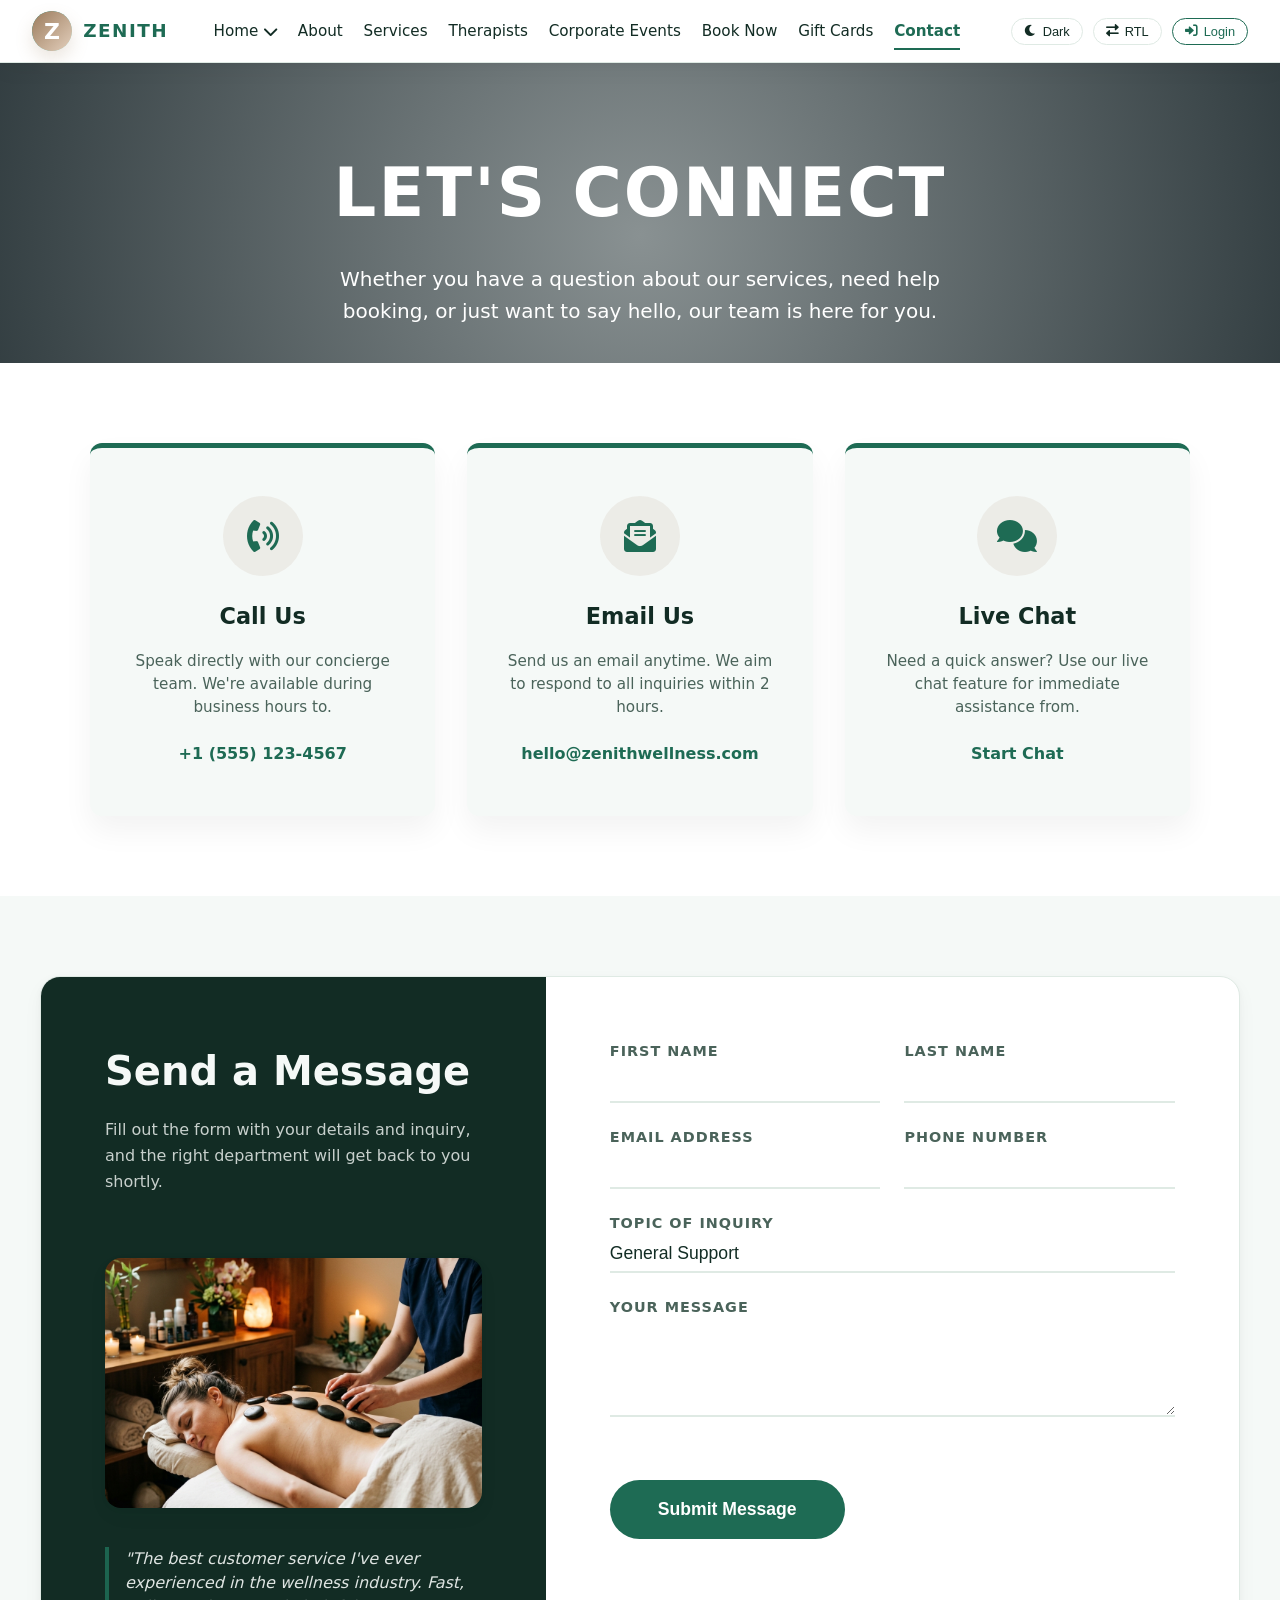
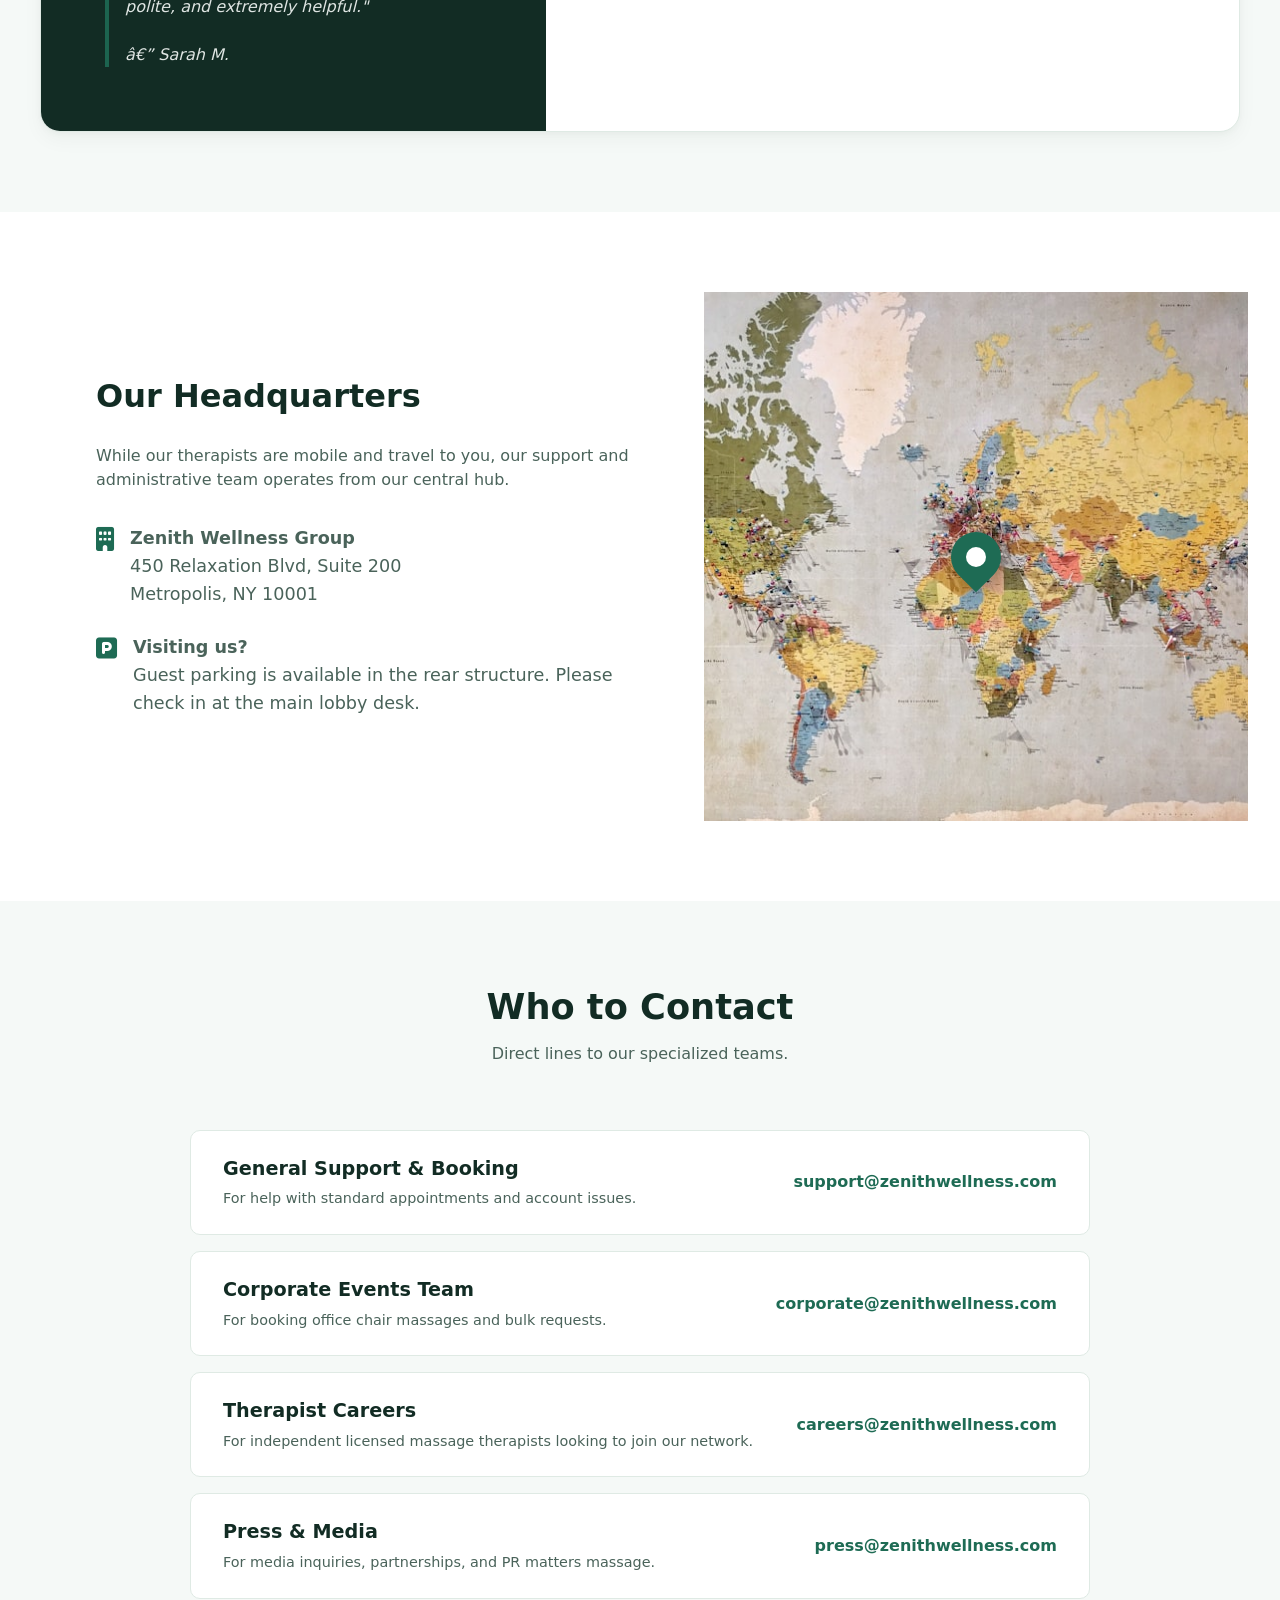
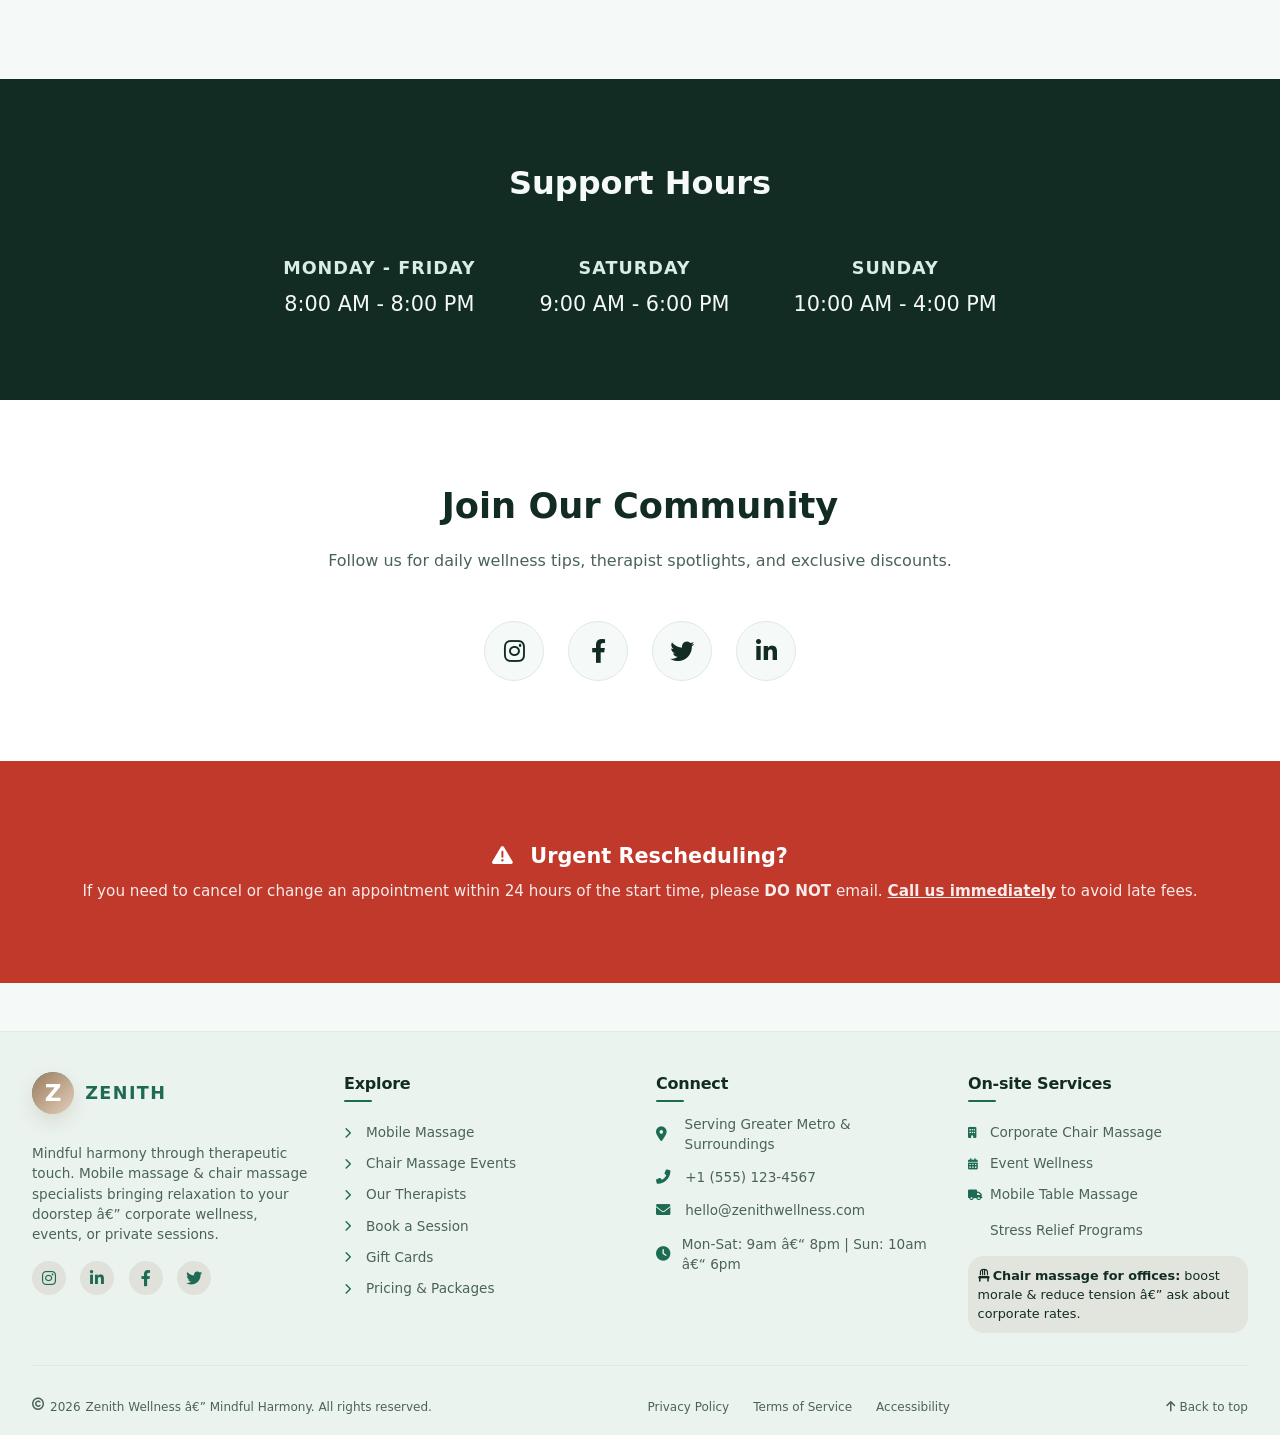
<file: contact.html>
﻿<!DOCTYPE html>
<html lang="en">
<head>
  <meta charset="UTF-8">
  <meta name="viewport" content="width=device-width, initial-scale=1.0, viewport-fit=cover">
  <title>Zenith Wellness | Mindful Harmony</title>
  <!-- Font Awesome 6 -->
  <link rel="stylesheet" href="fontawesome/fontawesome-free-6.0.0-web/css/all.min.css">
  <style>
    * {
      margin: 0;
      padding: 0;
      box-sizing: border-box;
      transition: background-color 0.2s ease, color 0.2s ease, border-color 0.2s ease;
    }

    /* LIGHT MODE (default) */
    :root {
      --bg-body: #f5f9f7;
      --bg-surface: #ffffff;
      --bg-card: #ffffff;
      --text-primary: #122c24;
      --text-secondary: #4a635a;
      --accent: #1e6b54;
      --accent-light: #d8ede4;
      --border: #dfeae4;
      --shadow-sm: 0 8px 20px rgba(18, 44, 36, 0.04), 0 2px 6px rgba(18, 44, 36, 0.03);
      --accent-text: #ffffff;
      --navbar-bg: #ffffff;
      --footer-bg: #ebf3ef;
      --link-hover: #144f3d;
      --active-link: #1e6b54;
    }

    body.dark-mode {
      --bg-body: #0a1411;
      --bg-surface: #11201b;
      --bg-card: #182c26;
      --text-primary: #f0f7f4;
      --text-secondary: #a3bdae;
      --accent: #4dd0a8;
      --accent-light: #1c4d3f;
      --border: #243e35;
      --accent-text: #051410;
      --navbar-bg: #0d1a16;
      --footer-bg: #070e0c;
      --shadow-sm: 0 8px 20px rgba(0, 0, 0, 0.4);
      --link-hover: #7af2cc;
      --active-link: #4dd0a8;
    }

    body {
      font-family: 'Segoe UI', 'Inter', system-ui, -apple-system, BlinkMacSystemFont, sans-serif;
      background-color: var(--bg-body);
      color: var(--text-primary);
      line-height: 1.5;
      scroll-behavior: smooth;
      min-height: 100vh;
      display: flex;
      flex-direction: column;
    }

    h1, h2, h3, h4, h5, h6 {
      font-weight: 600;
    }
    p {
      font-weight: 450;
    }

    /* STICKY NAVBAR - one line flex */
    .navbar {
      position: sticky;
      top: 0;
      z-index: 1000;
      background: var(--navbar-bg);
      box-shadow: var(--shadow-sm);
      border-bottom: 1px solid var(--border);
      padding: 0.7rem 2rem;
    }

    .nav-container {
      display: grid;
      grid-template-columns: auto 1fr auto;
      align-items: center;
      max-width: 1400px;
      margin: 0 auto;
      gap: 1rem;
      position: relative;
    }

    /* Logo area */
    .logo {
      font-size: 1.35rem;
      font-weight: 700;
      letter-spacing: -0.02em;
      color: var(--accent);
      text-decoration: none;
      display: inline-flex;
      align-items: center;
      gap: 0.7rem;
      white-space: nowrap;
      font-family: 'Segoe UI', 'Inter', system-ui, -apple-system, BlinkMacSystemFont, sans-serif;
    }

    .logo-mark {
      width: 40px;
      height: 40px;
      border-radius: 50%;
      display: grid;
      place-items: center;
      background: linear-gradient(135deg, var(--accent) 0%, var(--accent-light) 100%);
      color: var(--accent-text);
      font-size: 1rem;
      font-weight: 700;
      box-shadow: 0 8px 18px rgba(155, 123, 92, 0.2);
      flex-shrink: 0;
    }

    .logo-text {
      font-size: 1.15rem;
      font-weight: 700;
      text-transform: uppercase;
      letter-spacing: 0.08em;
    }

    /* Hamburger button (right side on mobile) */
    .hamburger {
      display: none;
      font-size: 1.8rem;
      background: none;
      border: none;
      cursor: pointer;
      color: var(--text-primary);
      order: 3;
      z-index: 1002;
    }

    /* Desktop navigation wrapper */
    .nav-menu {
      display: contents;
      align-items: center;
      gap: 1.2rem;
    }

    .nav-links {
      display: flex;
      gap: 1.3rem;
      list-style: none;
      align-items: center;
      flex-wrap: nowrap;
      justify-self: center;
    }

    .nav-links li {
      position: relative;
    }

    .nav-links li a {
      text-decoration: none;
      font-weight: 500;
      color: var(--text-primary);
      padding: 0.5rem 0;
      transition: color 0.2s, border-bottom 0.2s;
      font-size: 0.95rem;
      white-space: nowrap;
      position: relative;
    }

    .nav-link.dropdown-toggle {
      display: inline-flex;
      align-items: center;
      gap: 0.35rem;
      cursor: pointer;
    }

    .dropdown-menu {
      position: absolute;
      top: calc(100% + 0.35rem);
      left: 0;
      min-width: 10rem;
      background: var(--bg-surface);
      border: 1px solid var(--border);
      border-radius: 14px;
      box-shadow: var(--shadow-sm);
      padding: 0.45rem;
      display: none;
      flex-direction: column;
      gap: 0.25rem;
      z-index: 1001;
    }

    .dropdown-menu.show {
      display: flex;
    }

    .dropdown-link {
      padding: 0.55rem 0.7rem;
      border-radius: 10px;
      color: var(--text-primary);
      font-size: 0.92rem;
      text-decoration: none;
      transition: background-color 0.2s ease, color 0.2s ease;
    }

    .dropdown-link:hover {
      background: var(--accent-light);
      color: var(--link-hover);
    }

    .nav-links li a:hover {
      color: var(--link-hover);
    }

    .nav-links li a.active {
      color: var(--active-link);
      border-bottom: 2px solid var(--active-link);
      font-weight: 600;
    }

    /* action buttons: Dark mode, RTL, Login (register removed) */
    .action-buttons {
      display: flex;
      align-items: center;
      gap: 10px;
      margin-left: 0.3rem;
      justify-self: end;
    }

    .icon-btn {
      background: var(--bg-surface);
      border: 1px solid var(--border);
      padding: 5px 12px;
      border-radius: 40px;
      cursor: pointer;
      display: inline-flex;
      align-items: center;
      gap: 6px;
      font-weight: 500;
      font-size: 0.8rem;
      color: var(--text-primary);
      transition: all 0.2s;
    }

    .icon-btn:hover {
      background: var(--accent-light);
      border-color: var(--accent);
      color: #1e2a2e;
    }

    .btn-outline {
      background: transparent;
      border: 1px solid var(--accent);
      padding: 5px 12px;
      border-radius: 40px;
      cursor: pointer;
      font-weight: 500;
      color: var(--accent);
      transition: all 0.2s;
      font-size: 0.8rem;
      display: inline-flex;
      align-items: center;
      gap: 6px;
    }

    .btn-outline:hover {
      background: var(--accent);
      color: var(--accent-text);
    }

    main {
      flex: 1;
    }

    /* ========== ENHANCED FOOTER STYLES (same color, font, variables) ========== */
    .site-footer {
      background: var(--footer-bg);
      border-top: 1px solid var(--border);
      margin-top: 3rem;
      font-size: 0.9rem;
    }

    .footer-container {
      max-width: 1300px;
      margin: 0 auto;
      padding: 2.5rem 2rem 1.2rem 2rem;
    }

    .footer-grid {
      display: grid;
      grid-template-columns: repeat(4, 1fr);
      gap: 2rem;
      margin-bottom: 2rem;
      border-bottom: 1px solid var(--border);
      padding-bottom: 2rem;
    }

    /* Brand column (logo identical to navbar) */
    .footer-brand .footer-logo {
      display: inline-flex;
      align-items: center;
      gap: 0.7rem;
      margin-bottom: 1rem;
      text-decoration: none;
    }

    .footer-brand .logo-mark {
      width: 42px;
      height: 42px;
      font-size: 1rem;
    }

    .footer-brand .logo-text {
      font-size: 1.1rem;
      font-weight: 700;
      text-transform: uppercase;
      letter-spacing: 0.08em;
      color: var(--accent);
    }

    .footer-description {
      color: var(--text-secondary);
      font-size: 0.85rem;
      line-height: 1.5;
      margin: 0.8rem 0 1rem 0;
    }

    .footer-heading {
      font-weight: 600;
      font-size: 1rem;
      margin-bottom: 1.1rem;
      letter-spacing: -0.2px;
      color: var(--text-primary);
      position: relative;
      display: inline-block;
    }

    .footer-heading:after {
      content: '';
      position: absolute;
      bottom: -6px;
      left: 0;
      width: 28px;
      height: 2px;
      background: var(--accent);
      border-radius: 2px;
    }

    .footer-links-list {
      list-style: none;
      margin-top: 0.5rem;
    }

    .footer-links-list li {
      margin-bottom: 0.6rem;
    }

    .footer-links-list a {
      color: var(--text-secondary);
      text-decoration: none;
      transition: all 0.2s ease;
      font-size: 0.85rem;
      display: inline-flex;
      align-items: center;
      gap: 6px;
    }

    .footer-links-list a i {
      font-size: 0.7rem;
      width: 1rem;
      color: var(--accent);
    }

    .footer-links-list a:hover {
      color: var(--link-hover);
      transform: translateX(3px);
    }

    .contact-info-item {
      display: flex;
      align-items: center;
      gap: 10px;
      margin-bottom: 0.8rem;
      font-size: 0.85rem;
      color: var(--text-secondary);
    }

    .contact-info-item i {
      width: 1.2rem;
      color: var(--accent);
      font-size: 0.9rem;
    }

    .contact-info-item a {
      color: var(--text-secondary);
      text-decoration: none;
    }

    .contact-info-item a:hover {
      color: var(--link-hover);
      text-decoration: underline;
    }

    .social-links-footer {
      display: flex;
      gap: 0.9rem;
      margin-top: 1rem;
    }

    .social-links-footer a {
      background: rgba(155, 123, 92, 0.15);
      width: 34px;
      height: 34px;
      border-radius: 50%;
      display: inline-flex;
      align-items: center;
      justify-content: center;
      color: var(--accent);
      font-size: 1rem;
      transition: all 0.25s;
      text-decoration: none;
    }

    .social-links-footer a:hover {
      background: var(--accent);
      color: var(--accent-text);
      transform: translateY(-2px);
    }

    .footer-bottom {
      display: flex;
      flex-wrap: wrap;
      justify-content: space-between;
      align-items: center;
      gap: 1rem;
      font-size: 0.75rem;
      color: var(--text-secondary);
    }

    .footer-bottom .copyright {
      display: flex;
      gap: 5px;
      flex-wrap: wrap;
    }

    .footer-bottom .legal-links {
      display: flex;
      gap: 1.5rem;
    }

    .footer-bottom .legal-links a {
      color: var(--text-secondary);
      text-decoration: none;
    }

    .footer-bottom .legal-links a:hover {
      color: var(--link-hover);
      text-decoration: underline;
    }

    /* responsive */
    @media (max-width: 992px) {
      .footer-grid {
        grid-template-columns: repeat(2, 1fr);
        gap: 1.8rem;
      }
    }
    @media (max-width: 640px) {
      .footer-container {
        padding: 2rem 1.2rem 1rem;
      }
      .footer-grid {
        grid-template-columns: 1fr;
        gap: 2rem;
      }
      .footer-bottom {
        flex-direction: column;
        text-align: center;
        justify-content: center;
      }
      .legal-links {
        justify-content: center;
      }
    }

    /* RTL adjustments */
    html[dir="rtl"] .footer-heading:after {
      left: auto;
      right: 0;
    }
    html[dir="rtl"] .footer-links-list a i {
      transform: scaleX(-1);
    }
    html[dir="rtl"] .footer-links-list a:hover {
      transform: translateX(-3px);
    }

    /* Mobile navbar remains untouched */
    @media (max-width: 1024px) {
      .navbar {
        padding: 0.7rem 1.2rem;
      }
      .nav-container {
        display: flex;
        justify-content: space-between;
        flex-wrap: nowrap;
      }
      .hamburger {
        display: block;
      }
      .dropdown-menu {
        position: static;
        margin-top: 0.35rem;
        box-shadow: none;
        border-radius: 12px;
      }
      .nav-menu {
        display: flex;
        position: fixed;
        top: 72px;
        right: -100%;
        width: 78%;
        max-width: 340px;
        height: calc(100vh - 72px);
        background: var(--navbar-bg);
        backdrop-filter: blur(8px);
        flex-direction: column;
        align-items: stretch;
        justify-content: flex-start;
        padding: 2rem 1.8rem;
        transition: right 0.3s cubic-bezier(0.2, 0.9, 0.4, 1.1);
        box-shadow: -8px 0 28px rgba(0, 0, 0, 0.25);
        z-index: 999;
        border-left: 1px solid var(--border);
        gap: 2rem;
        overflow-y: auto;
      }
      .nav-menu.active {
        right: 0;
      }
      .nav-links {
        flex-direction: column;
        align-items: flex-start;
        width: 100%;
        gap: 1.4rem;
      }
      .nav-links li {
        width: 100%;
      }
      .nav-links li a {
        white-space: normal;
        font-size: 1.1rem;
        display: block;
        width: 100%;
        padding: 0.3rem 0;
      }
      .action-buttons {
        flex-direction: column;
        align-items: stretch;
        width: 100%;
        gap: 12px;
        margin-left: 0;
      }
      .action-buttons .icon-btn,
      .action-buttons .btn-outline {
        justify-content: center;
        width: 100%;
        text-align: center;
      }
    }

    /* CONTACT UNIQUE DESIGN */
    .hero-contact {
      position: relative;
      padding: 8rem 2rem;
      text-align: center;
      background: url('images/new_hero_bg.png') center/center no-repeat;
      color: white;
      border-bottom: 4px dashed var(--accent);
    }
    .hero-contact::before {
      content: '';
      position: absolute;
      top: 0; left: 0; right: 0; bottom: 0;
      background: radial-gradient(circle at center, rgba(30, 42, 46, 0.5) 0%, rgba(30, 42, 46, 0.9) 100%);
    }
    .hero-contact-content {
      position: relative;
      z-index: 1;
      max-width: 900px;
      margin: 0 auto;
    }
    .hero-contact-title {
      font-size: 4.2rem;
      font-weight: 700;
      margin-bottom: 1.2rem;
      text-transform: uppercase;
      letter-spacing: 2px;
    }
    .hero-contact-subtitle {
      font-size: 1.25rem;
      font-weight: 300;
      max-width: 600px;
      margin: 0 auto;
      line-height: 1.6;
    }

    /* Contact Methods Grid */
    .contact-methods {
      padding: 5rem 2rem;
      background: var(--bg-surface);
      margin-top: -3rem;
      position: relative;
      z-index: 2;
    }
    .methods-container {
      max-width: 1100px;
      margin: 0 auto;
      display: grid;
      grid-template-columns: repeat(auto-fit, minmax(300px, 1fr));
      gap: 2rem;
    }
    .method-card {
      background: var(--bg-body);
      padding: 3rem 2rem;
      border-radius: 12px;
      text-align: center;
      box-shadow: 0 15px 30px rgba(0,0,0,0.05);
      border-top: 5px solid var(--accent);
      transition: transform 0.3s;
    }
    .method-card:hover { transform: translateY(-8px); }
    .mc-icon {
      width: 80px;
      height: 80px;
      background: rgba(155, 123, 92, 0.1);
      border-radius: 50%;
      display: flex;
      align-items: center;
      justify-content: center;
      margin: 0 auto 1.5rem;
      font-size: 2rem;
      color: var(--accent);
    }
    .mc-title { font-size: 1.4rem; font-weight: 700; margin-bottom: 1rem; color: var(--text-primary); }
    .mc-text { color: var(--text-secondary); margin-bottom: 1.5rem; font-size: 0.95rem; line-height: 1.5; }
    .mc-action {
      display: inline-block;
      font-weight: 700;
      color: var(--accent);
      text-decoration: none;
      border-bottom: 2px solid transparent;
      transition: border-color 0.2s;
    }
    .mc-action:hover { border-color: var(--accent); }

    /* The Interactive Form Section */
    .contact-form-section {
      padding: 6rem 2rem;
      background: var(--bg-body);
      display: flex;
      justify-content: center;
    }
    .form-canvas {
      width: 100%;
      max-width: 1200px;
      background: var(--bg-surface);
      display: flex;
      border-radius: 20px;
      overflow: hidden;
      box-shadow: var(--shadow-sm);
      border: 1px solid var(--border);
    }
    .fc-left {
      flex: 1;
      padding: 4rem;
      background: var(--text-primary);
      color: var(--bg-body);
      display: flex;
      flex-direction: column;
      justify-content: space-between;
    }
    .fc-left h2 { font-size: 2.5rem; margin-bottom: 1rem; color: var(--bg-body); }
    .fc-left p { opacity: 0.8; line-height: 1.6; margin-bottom: 2rem; }
    .fc-quote {
      font-style: italic;
      border-left: 4px solid var(--accent);
      padding-left: 1rem;
      opacity: 0.9;
    }
    .fc-right {
      flex: 1.5;
      padding: 4rem;
    }
    .c-form-row {
      display: flex;
      gap: 1.5rem;
      margin-bottom: 1.5rem;
    }
    .c-form-col { flex: 1; }
    .c-label {
      display: block;
      font-size: 0.9rem;
      font-weight: 600;
      margin-bottom: 0.5rem;
      color: var(--text-secondary);
      text-transform: uppercase;
      letter-spacing: 1px;
    }
    .c-input {
      width: 100%;
      padding: 0;
      border: none;
      border-bottom: 2px solid var(--border);
      background: transparent;
      color: var(--text-primary);
      font-size: 1.1rem;
      padding-bottom: 0.5rem;
      transition: border-color 0.3s;
    }
    .c-input:focus {
      outline: none;
      border-bottom-color: var(--accent);
    }
    .c-submit {
      background: var(--accent);
      color: var(--accent-text);
      border: none;
      padding: 1.2rem 3rem;
      font-size: 1.1rem;
      font-weight: 700;
      border-radius: 50px;
      cursor: pointer;
      margin-top: 2rem;
      transition: all 0.3s, transform 0.2s;
    }
    .c-submit:hover {
      background: var(--text-primary);
      color: var(--bg-surface);
      transform: translateY(-2px);
    }
    @media (max-width: 900px) {
      .form-canvas { flex-direction: column; }
      .c-form-row { flex-direction: column; gap: 1.5rem; }
      .fc-left, .fc-right { padding: 2.5rem; }
    }

    /* HQ Location */
    .hq-section {
      padding: 0;
      background: var(--bg-surface);
      position: relative;
    }
    .hq-wrapper {
      display: flex;
      align-items: stretch;
      min-height: 400px;
    }
    .hq-info {
      flex: 1;
      padding: 5rem 4rem;
      display: flex;
      flex-direction: column;
      justify-content: center;
    }
    .hq-info h3 { font-size: 2rem; margin-bottom: 1.5rem; color: var(--text-primary); }
    .hq-detail { display: flex; align-items: flex-start; gap: 1rem; margin-bottom: 1.5rem; }
    .hq-detail i { font-size: 1.5rem; color: var(--accent); margin-top: 0.2rem; }
    .hq-detail div { font-size: 1.1rem; color: var(--text-secondary); line-height: 1.6; }
    .hq-map {
      flex: 1;
      background: url('images/hero_bg_1524661135-423995f22d0b.jpg') center/cover no-repeat;
      position: relative;
    }
    .map-pin {
      position: absolute;
      top: 50%; left: 50%;
      transform: translate(-50%, -50%);
      width: 50px; height: 50px;
      background: var(--accent);
      border-radius: 50% 50% 50% 0;
      transform-origin: center;
      transform: translate(-50%, -50%) rotate(-45deg);
      display: flex; align-items: center; justify-content: center;
      box-shadow: 0 10px 20px rgba(0,0,0,0.3);
    }
    .map-pin::after {
      content: '';
      width: 20px; height: 20px;
      background: white;
      border-radius: 50%;
    }
    @media (max-width: 800px) {
      .hq-wrapper { flex-direction: column; }
      .hq-map { min-height: 300px; }
      .hq-info { padding: 3rem 2rem; }
    }

    /* Department Directory */
    .directory-section {
      padding: 6rem 2rem;
      background: var(--bg-body);
    }
    .dir-header { text-align: center; margin-bottom: 4rem; }
    .dir-header h2 { font-size: 2.2rem; color: var(--text-primary); }
    .dir-list {
      max-width: 900px;
      margin: 0 auto;
      display: flex;
      flex-direction: column;
      gap: 1rem;
    }
    .dir-item {
      background: var(--bg-surface);
      padding: 1.5rem 2rem;
      border-radius: 10px;
      display: flex;
      justify-content: space-between;
      align-items: center;
      border: 1px solid var(--border);
      transition: border-color 0.3s;
    }
    .dir-item:hover { border-color: var(--accent); }
    .dir-left h4 { font-size: 1.2rem; color: var(--text-primary); margin-bottom: 0.3rem; }
    .dir-left p { font-size: 0.9rem; color: var(--text-secondary); }
    .dir-right { font-weight: 700; color: var(--accent); }
    @media (max-width: 600px) {
      .dir-item { flex-direction: column; align-items: flex-start; gap: 1rem; }
    }

    /* Operating Hours */
    .hours-section {
      padding: 5rem 2rem;
      background: var(--text-primary);
      color: var(--bg-body);
      background: #122c24;
      color: #f5f9f7;
      text-align: center;
    }
    .hours-title { font-size: 2rem; margin-bottom: 3rem; color: #f5f9f7; }
    .hours-flex {
      display: flex;
      justify-content: center;
      gap: 4rem;
      max-width: 800px;
      margin: 0 auto;
      flex-wrap: wrap;
    }
    .hour-block h4 { color: #d8ede4; font-size: 1.1rem; margin-bottom: 0.5rem; text-transform: uppercase; letter-spacing: 1px; }
    .hour-block p { font-size: 1.3rem; font-weight: 300; }

    /* Social Community */
    .social-section {
      padding: 6rem 2rem;
      background: var(--bg-surface);
      text-align: center;
    }
    .social-section h2 { font-size: 2.2rem; margin-bottom: 1rem; color: var(--text-primary); }
    .social-section p { color: var(--text-secondary); margin-bottom: 3rem; }
    .social-circles {
      display: flex;
      justify-content: center;
      gap: 1.5rem;
    }
    .s-circle {
      width: 60px; height: 60px;
      border-radius: 50%;
      background: var(--bg-body);
      border: 1px solid var(--border);
      display: flex; align-items: center; justify-content: center;
      font-size: 1.5rem; color: var(--text-primary);
      text-decoration: none;
      transition: all 0.3s;
    }
    .s-circle:hover {
      background: var(--accent);
      color: var(--accent-text);
      transform: translateY(-5px);
      border-color: var(--accent);
    }

    /* Urgent Banner */
    .urgent-banner {
      background: #c0392b;
      color: white;
      padding: 2rem;
      text-align: center;
    }
    .urgent-banner h3 { font-size: 1.3rem; margin-bottom: 0.5rem; color: white; }
    .urgent-banner p { font-size: 0.95rem; opacity: 0.9; }
    .urgent-banner a { color: white; font-weight: 700; text-decoration: underline; }
  </style>
  <link rel="stylesheet" href="responsive.css">
  <link rel="icon" type="image/svg+xml" href="images/favicon.svg">
</head>
<body>

<header class="navbar" id="mainNavbar">
  <div class="nav-container">
    <a href="index.html" class="logo" id="logoLink">
      <img src="images/favicon.svg" alt="Zenith Logo" class="logo-mark">
      <span class="logo-text">Zenith</span>
    </a>
    <button class="hamburger" id="hamburgerBtn" aria-label="Menu">
      <i class="fas fa-bars"></i>
    </button>
    <div class="nav-menu" id="navMenu">
      <ul class="nav-links" id="navLinks">
        <li>
          <a href="index.html" class="nav-link dropdown-toggle" id="homeDropdownToggle" aria-expanded="false">
            Home <i class="fas fa-chevron-down"></i>
          </a>
          <div class="dropdown-menu" id="homeDropdownMenu">
            <a href="index.html" class="dropdown-link">Home 1</a>
            <a href="home2.html" class="dropdown-link">Home 2</a>
          </div>
        </li>
        <li><a href="about.html" class="nav-link">About</a></li>
        <li><a href="services.html" class="nav-link">Services</a></li>
        <li><a href="therapists.html" class="nav-link">Therapists</a></li>
        <li><a href="corporate events.html" class="nav-link">Corporate Events</a></li>
        <li><a href="book now.html" class="nav-link">Book Now</a></li>
        <li><a href="gift card.html" class="nav-link">Gift Cards</a></li>
        <li><a href="contact.html" class="nav-link">Contact</a></li>
      </ul>
      <div class="action-buttons">
        <button class="icon-btn" id="darkModeToggle"><i class="fas fa-moon"></i> <span>Dark</span></button>
        <button class="icon-btn" id="rtlToggleBtn"><i class="fas fa-exchange-alt"></i> RTL</button>
        <button class="btn-outline" id="loginBtn" onclick="window.location.href='login.html'"><i class="fas fa-sign-in-alt"></i> Login</button>
      </div>
    </div>
  </div>
</header>

<main>
  <!-- 1. Hero Section -->
  <section class="hero-contact">
    <div class="hero-contact-content">
      <h1 class="hero-contact-title">Let's Connect</h1>
      <p class="hero-contact-subtitle">Whether you have a question about our services, need help booking, or just want to say hello, our team is here for you.</p>
    </div>
  </section>

  <!-- 2. Contact Methods Grid -->
  <section class="contact-methods">
    <div class="methods-container">
      <div class="method-card">
        <div class="mc-icon"><i class="fas fa-phone-volume"></i></div>
        <h3 class="mc-title">Call Us</h3>
        <p class="mc-text">Speak directly with our concierge team. We're available during business hours to.</p>
        <a href="tel:15551234567" class="mc-action">+1 (555) 123-4567</a>
      </div>
      <div class="method-card">
        <div class="mc-icon"><i class="fas fa-envelope-open-text"></i></div>
        <h3 class="mc-title">Email Us</h3>
        <p class="mc-text">Send us an email anytime. We aim to respond to all inquiries within 2 hours.</p>
        <a href="mailto:hello@zenithwellness.com" class="mc-action">hello@zenithwellness.com</a>
      </div>
      <div class="method-card">
        <div class="mc-icon"><i class="fas fa-comments"></i></div>
        <h3 class="mc-title">Live Chat</h3>
        <p class="mc-text">Need a quick answer? Use our live chat feature for immediate assistance from.</p>
        <a href="#" class="mc-action" onclick="alert('Live chat widget opened!'); return false;">Start Chat</a>
      </div>
    </div>
  </section>

  <!-- 3. The Interactive Form Section -->
  <section class="contact-form-section">
    <div class="form-canvas">
      <div class="fc-left">
        <div>
          <h2>Send a Message</h2>
          <p>Fill out the form with your details and inquiry, and the right department will get back to you shortly.</p>
        </div>
        <div style="margin: 2rem 0; text-align: center;">
          <img src="images/service_one.png" alt="Relaxing Massage" style="width: 100%; max-height: 250px; object-fit: cover; border-radius: 16px; box-shadow: var(--shadow-sm);">
        </div>
        <div class="fc-quote">
          "The best customer service I've ever experienced in the wellness industry. Fast, polite, and extremely helpful." <br><br>â€” Sarah M.
        </div>
      </div>
      <div class="fc-right">
        <form>
          <div class="c-form-row">
            <div class="c-form-col">
              <label class="c-label">First Name</label>
              <input type="text" class="c-input" required>
            </div>
            <div class="c-form-col">
              <label class="c-label">Last Name</label>
              <input type="text" class="c-input" required>
            </div>
          </div>
          <div class="c-form-row">
            <div class="c-form-col">
              <label class="c-label">Email Address</label>
              <input type="email" class="c-input" required>
            </div>
            <div class="c-form-col">
              <label class="c-label">Phone Number</label>
              <input type="tel" class="c-input">
            </div>
          </div>
          <div class="c-form-row">
            <div class="c-form-col">
              <label class="c-label">Topic of Inquiry</label>
              <select class="c-input" style="appearance: none; cursor: pointer;">
                <option>General Support</option>
                <option>Booking Issue</option>
                <option>Corporate Events</option>
                <option>Feedback/Review</option>
              </select>
            </div>
          </div>
          <div class="c-form-row">
            <div class="c-form-col">
              <label class="c-label">Your Message</label>
              <textarea class="c-input" rows="4" style="resize: vertical;"></textarea>
            </div>
          </div>
          <button type="button" class="c-submit" onclick="alert('Message Sent successfully!')">Submit Message</button>
        </form>
      </div>
    </div>
  </section>

  <!-- 4. HQ Location -->
  <section class="hq-section">
    <div class="hq-wrapper">
      <div class="hq-info">
        <h3>Our Headquarters</h3>
        <p style="color: var(--text-secondary); margin-bottom: 2rem;">While our therapists are mobile and travel to you, our support and administrative team operates from our central hub.</p>
        <div class="hq-detail">
          <i class="fas fa-building"></i>
          <div>
            <strong>Zenith Wellness Group</strong><br>
            450 Relaxation Blvd, Suite 200<br>
            Metropolis, NY 10001
          </div>
        </div>
        <div class="hq-detail">
          <i class="fas fa-parking"></i>
          <div>
            <strong>Visiting us?</strong><br>
            Guest parking is available in the rear structure. Please check in at the main lobby desk.
          </div>
        </div>
      </div>
      <div class="hq-map">
        <div class="map-pin"></div>
      </div>
    </div>
  </section>

  <!-- 5. Department Directory -->
  <section class="directory-section">
    <div class="dir-header">
      <h2>Who to Contact</h2>
      <p style="color: var(--text-secondary); margin-top: 0.5rem;">Direct lines to our specialized teams.</p>
    </div>
    <div class="dir-list">
      <div class="dir-item">
        <div class="dir-left">
          <h4>General Support & Booking</h4>
          <p>For help with standard appointments and account issues.</p>
        </div>
        <div class="dir-right">support@zenithwellness.com</div>
      </div>
      <div class="dir-item">
        <div class="dir-left">
          <h4>Corporate Events Team</h4>
          <p>For booking office chair massages and bulk requests.</p>
        </div>
        <div class="dir-right">corporate@zenithwellness.com</div>
      </div>
      <div class="dir-item">
        <div class="dir-left">
          <h4>Therapist Careers</h4>
          <p>For independent licensed massage therapists looking to join our network.</p>
        </div>
        <div class="dir-right">careers@zenithwellness.com</div>
      </div>
      <div class="dir-item">
        <div class="dir-left">
          <h4>Press & Media</h4>
          <p>For media inquiries, partnerships, and PR matters massage.</p>
        </div>
        <div class="dir-right">press@zenithwellness.com</div>
      </div>
    </div>
  </section>

  <!-- 6. Operating Hours -->
  <section class="hours-section">
    <h2 class="hours-title">Support Hours</h2>
    <div class="hours-flex">
      <div class="hour-block">
        <h4>Monday - Friday</h4>
        <p>8:00 AM - 8:00 PM</p>
      </div>
      <div class="hour-block">
        <h4>Saturday</h4>
        <p>9:00 AM - 6:00 PM</p>
      </div>
      <div class="hour-block">
        <h4>Sunday</h4>
        <p>10:00 AM - 4:00 PM</p>
      </div>
    </div>
  </section>

  <!-- 7. Social Community -->
  <section class="social-section">
    <h2>Join Our Community</h2>
    <p>Follow us for daily wellness tips, therapist spotlights, and exclusive discounts.</p>
    <div class="social-circles">
      <a href="#" class="s-circle"><i class="fab fa-instagram"></i></a>
      <a href="#" class="s-circle"><i class="fab fa-facebook-f"></i></a>
      <a href="#" class="s-circle"><i class="fab fa-twitter"></i></a>
      <a href="#" class="s-circle"><i class="fab fa-linkedin-in"></i></a>
    </div>
  </section>

  <!-- 8. Urgent Banner -->
  <section class="urgent-banner">
    <h3><i class="fas fa-exclamation-triangle" style="margin-right: 10px;"></i> Urgent Rescheduling?</h3>
    <p>If you need to cancel or change an appointment within 24 hours of the start time, please <strong>DO NOT</strong> email. <a href="tel:15551234567">Call us immediately</a> to avoid late fees.</p>
  </section>
</main>

<!-- ========== ENHANCED FOOTER SAME COLOR, FONT, NAVBAR LOGO INCLUDED ========== -->
<footer class="site-footer">
  <div class="footer-container">
    <div class="footer-grid">
      <!-- Column 1: Brand + Logo (identical to navbar) -->
      <div class="footer-brand">
        <a href="index.html" class="footer-logo" id="footerLogoLink">
          <img src="images/favicon.svg" alt="Zenith Logo" class="logo-mark">
          <span class="logo-text">Zenith</span>
        </a>
        <p class="footer-description">
          Mindful harmony through therapeutic touch. Mobile massage & chair massage specialists bringing relaxation to your doorstep â€” corporate wellness, events, or private sessions.
        </p>
        <div class="social-links-footer">
          <a href="#" aria-label="Instagram"><i class="fab fa-instagram"></i></a>
          <a href="#" aria-label="LinkedIn"><i class="fab fa-linkedin-in"></i></a>
          <a href="#" aria-label="Facebook"><i class="fab fa-facebook-f"></i></a>
          <a href="#" aria-label="X"><i class="fab fa-twitter"></i></a>
        </div>
      </div>

      <!-- Column 2: Quick Links (wellness & massage) -->
      <div>
        <h4 class="footer-heading">Explore</h4>
        <ul class="footer-links-list">
          <li><a href="services.html"><i class="fas fa-chevron-right"></i> Mobile Massage</a></li>
          <li><a href="corporate events.html"><i class="fas fa-chevron-right"></i> Chair Massage Events</a></li>
          <li><a href="therapists.html"><i class="fas fa-chevron-right"></i> Our Therapists</a></li>
          <li><a href="book now.html"><i class="fas fa-chevron-right"></i> Book a Session</a></li>
          <li><a href="gift card.html"><i class="fas fa-chevron-right"></i> Gift Cards</a></li>
          <li><a href="#pricing"><i class="fas fa-chevron-right"></i> Pricing & Packages</a></li>
        </ul>
      </div>

      <!-- Column 3: Contact & Support -->
      <div>
        <h4 class="footer-heading">Connect</h4>
        <div class="contact-info-item">
          <i class="fas fa-map-marker-alt"></i>
          <span>Serving Greater Metro & Surroundings</span>
        </div>
        <div class="contact-info-item">
          <i class="fas fa-phone-alt"></i>
          <a href="tel:+15551234567">+1 (555) 123-4567</a>
        </div>
        <div class="contact-info-item">
          <i class="fas fa-envelope"></i>
          <a href="mailto:hello@zenithwellness.com">hello@zenithwellness.com</a>
        </div>
        <div class="contact-info-item">
          <i class="fas fa-clock"></i>
          <span>Mon-Sat: 9am â€“ 8pm | Sun: 10am â€“ 6pm</span>
        </div>
      </div>

      <!-- Column 4: Corporate & Chair Massage Spotlight -->
      <div>
        <h4 class="footer-heading">On-site Services</h4>
        <ul class="footer-links-list">
          <li><a href="corporate events.html"><i class="fas fa-building"></i> Corporate Chair Massage</a></li>
          <li><a href="#events"><i class="fas fa-calendar-alt"></i> Event Wellness</a></li>
          <li><a href="#mobile"><i class="fas fa-truck"></i> Mobile Table Massage</a></li>
          <li><a href="#wellness"><i class="fas fa-hand-spa"></i> Stress Relief Programs</a></li>
        </ul>
        <div style="margin-top: 1rem; background: rgba(155, 123, 92, 0.12); padding: 0.6rem; border-radius: 16px; font-size: 0.8rem;">
          <i class="fas fa-chair"></i> <strong>Chair massage for offices:</strong> boost morale & reduce tension â€” ask about corporate rates.
        </div>
      </div>
    </div>

    <div class="footer-bottom">
      <div class="copyright">
        <i class="far fa-copyright"></i> <span id="currentYear"></span> Zenith Wellness â€” Mindful Harmony. All rights reserved.
      </div>
      <div class="legal-links">
        <a href="#">Privacy Policy</a>
        <a href="#">Terms of Service</a>
        <a href="#">Accessibility</a>
      </div>
      <div class="back-to-top">
        <a href="#" style="color: var(--text-secondary); text-decoration: none; display: inline-flex; align-items: center; gap: 5px;">
          <i class="fas fa-arrow-up"></i> Back to top
        </a>
      </div>
    </div>
  </div>
</footer>

<script>
  (function() {
    // DOM elements
    const hamburger = document.getElementById('hamburgerBtn');
    const navMenu = document.getElementById('navMenu');
    const navLinks = document.querySelectorAll('.nav-link');
    const homeDropdownToggle = document.getElementById('homeDropdownToggle');
    const homeDropdownMenu = document.getElementById('homeDropdownMenu');
    const dropdownLinks = document.querySelectorAll('.dropdown-link');
    const darkToggle = document.getElementById('darkModeToggle');
    const rtlToggle = document.getElementById('rtlToggleBtn');
    const loginBtn = document.getElementById('loginBtn');
    const logoLink = document.getElementById('logoLink');
    const footerLogoLink = document.getElementById('footerLogoLink');

    // Helper: close mobile menu (right side)
    function closeMobileMenu() {
      if (window.innerWidth <= 1024 && navMenu.classList.contains('active')) {
        navMenu.classList.remove('active');
      }
    }

    function closeHomeDropdown() {
      if (homeDropdownMenu) {
        homeDropdownMenu.classList.remove('show');
      }
      if (homeDropdownToggle) {
        homeDropdownToggle.setAttribute('aria-expanded', 'false');
      }
    }

    // Smooth scroll for all internal links (including footer links)
    const allInternalLinks = document.querySelectorAll('a[href^="#"]');
    allInternalLinks.forEach(link => {
      link.addEventListener('click', (e) => {
        const href = link.getAttribute('href');
        if (href && href !== "#" && href.startsWith('#')) {
          e.preventDefault();
          const targetId = href.substring(1);
          const targetElem = document.getElementById(targetId);
          if (targetElem) {
            targetElem.scrollIntoView({ behavior: 'smooth', block: 'start' });
            closeMobileMenu();
            closeHomeDropdown();
          }
        }
      });
    });

    // Logo clicks scroll to top
    if (logoLink) {
      logoLink.addEventListener('click', (e) => {
        e.preventDefault();
        window.scrollTo({ top: 0, behavior: 'smooth' });
        closeMobileMenu();
        navLinks.forEach(link => link.classList.remove('active'));
      });
    }
    if (footerLogoLink) { footerLogoLink.addEventListener('click', (e) => { e.preventDefault(); window.location.href = 'index.html'; }); }

    // Home dropdown toggle
    if (homeDropdownToggle) {
      homeDropdownToggle.addEventListener('click', (e) => {
        e.preventDefault();
        const isOpen = homeDropdownMenu.classList.toggle('show');
        homeDropdownToggle.setAttribute('aria-expanded', String(isOpen));
      });
    }

    // Close dropdown when clicking outside
    document.addEventListener('click', (e) => {
      if (homeDropdownMenu && !homeDropdownMenu.contains(e.target) && !homeDropdownToggle.contains(e.target)) {
        closeHomeDropdown();
      }
      if (window.innerWidth <= 1024 && navMenu.classList.contains('active') && !navMenu.contains(e.target) && !hamburger.contains(e.target)) {
        navMenu.classList.remove('active');
      }
    });

    // Hamburger menu
    if (hamburger) {
      hamburger.addEventListener('click', (e) => {
        e.stopPropagation();
        navMenu.classList.toggle('active');
      });
    }

    // Dark mode
    const isDark = localStorage.getItem('darkMode') === 'enabled';
    if (isDark) {
      document.body.classList.add('dark-mode');
      updateDarkButton(true);
    } else {
      updateDarkButton(false);
    }
    function updateDarkButton(darkActive) {
      if (!darkToggle) return;
      const icon = darkToggle.querySelector('i');
      const span = darkToggle.querySelector('span');
      if (darkActive) {
        icon.className = 'fas fa-sun';
        span.innerText = 'Light';
      } else {
        icon.className = 'fas fa-moon';
        span.innerText = 'Dark';
      }
    }
    if (darkToggle) {
      darkToggle.addEventListener('click', () => {
        const nowDark = document.body.classList.toggle('dark-mode');
        localStorage.setItem('darkMode', nowDark ? 'enabled' : 'disabled');
        updateDarkButton(nowDark);
      });
    }

    // RTL functionality
    let isRTL = localStorage.getItem('rtlMode') === 'enabled';
    function applyRTL(rtlActive) {
      if (rtlActive) {
        document.documentElement.setAttribute('dir', 'rtl');
        if (rtlToggle) rtlToggle.innerHTML = '<i class="fas fa-exchange-alt"></i> LTR';
      } else {
        document.documentElement.setAttribute('dir', 'ltr');
        if (rtlToggle) rtlToggle.innerHTML = '<i class="fas fa-exchange-alt"></i> RTL';
      }
      localStorage.setItem('rtlMode', rtlActive ? 'enabled' : 'disabled');
    }
    applyRTL(isRTL);
    if (rtlToggle) {
      rtlToggle.addEventListener('click', () => {
        isRTL = !isRTL;
        applyRTL(isRTL);
      });
    }

    // Login button demo
    

    // Set current year in footer
    const yearSpan = document.getElementById('currentYear');
    if (yearSpan) yearSpan.textContent = new Date().getFullYear();

    // Back to top smooth
    const backToTop = document.querySelector('.back-to-top a');
    if (backToTop) {
      backToTop.addEventListener('click', (e) => {
        e.preventDefault();
        window.scrollTo({ top: 0, behavior: 'smooth' });
      });
    }
  })();
</script>

<script>
    // --- Added for dynamic active state ---
    const currentPath = decodeURIComponent(window.location.pathname.split('/').pop()) || 'index.html';
    document.querySelectorAll('.nav-link, .dropdown-link').forEach(link => {
      const href = link.getAttribute('href');
      if (href && href !== '#' && href.includes(currentPath)) {
        link.classList.add('active');
        const parentLi = link.closest('li');
        if (parentLi) {
          const toggle = parentLi.querySelector('.dropdown-toggle');
          if (toggle) toggle.classList.add('active');
        }
      } else {
        link.classList.remove('active');
      }
    });
    // --- End dynamic active state ---
</script>
</body>
</html>
</file>
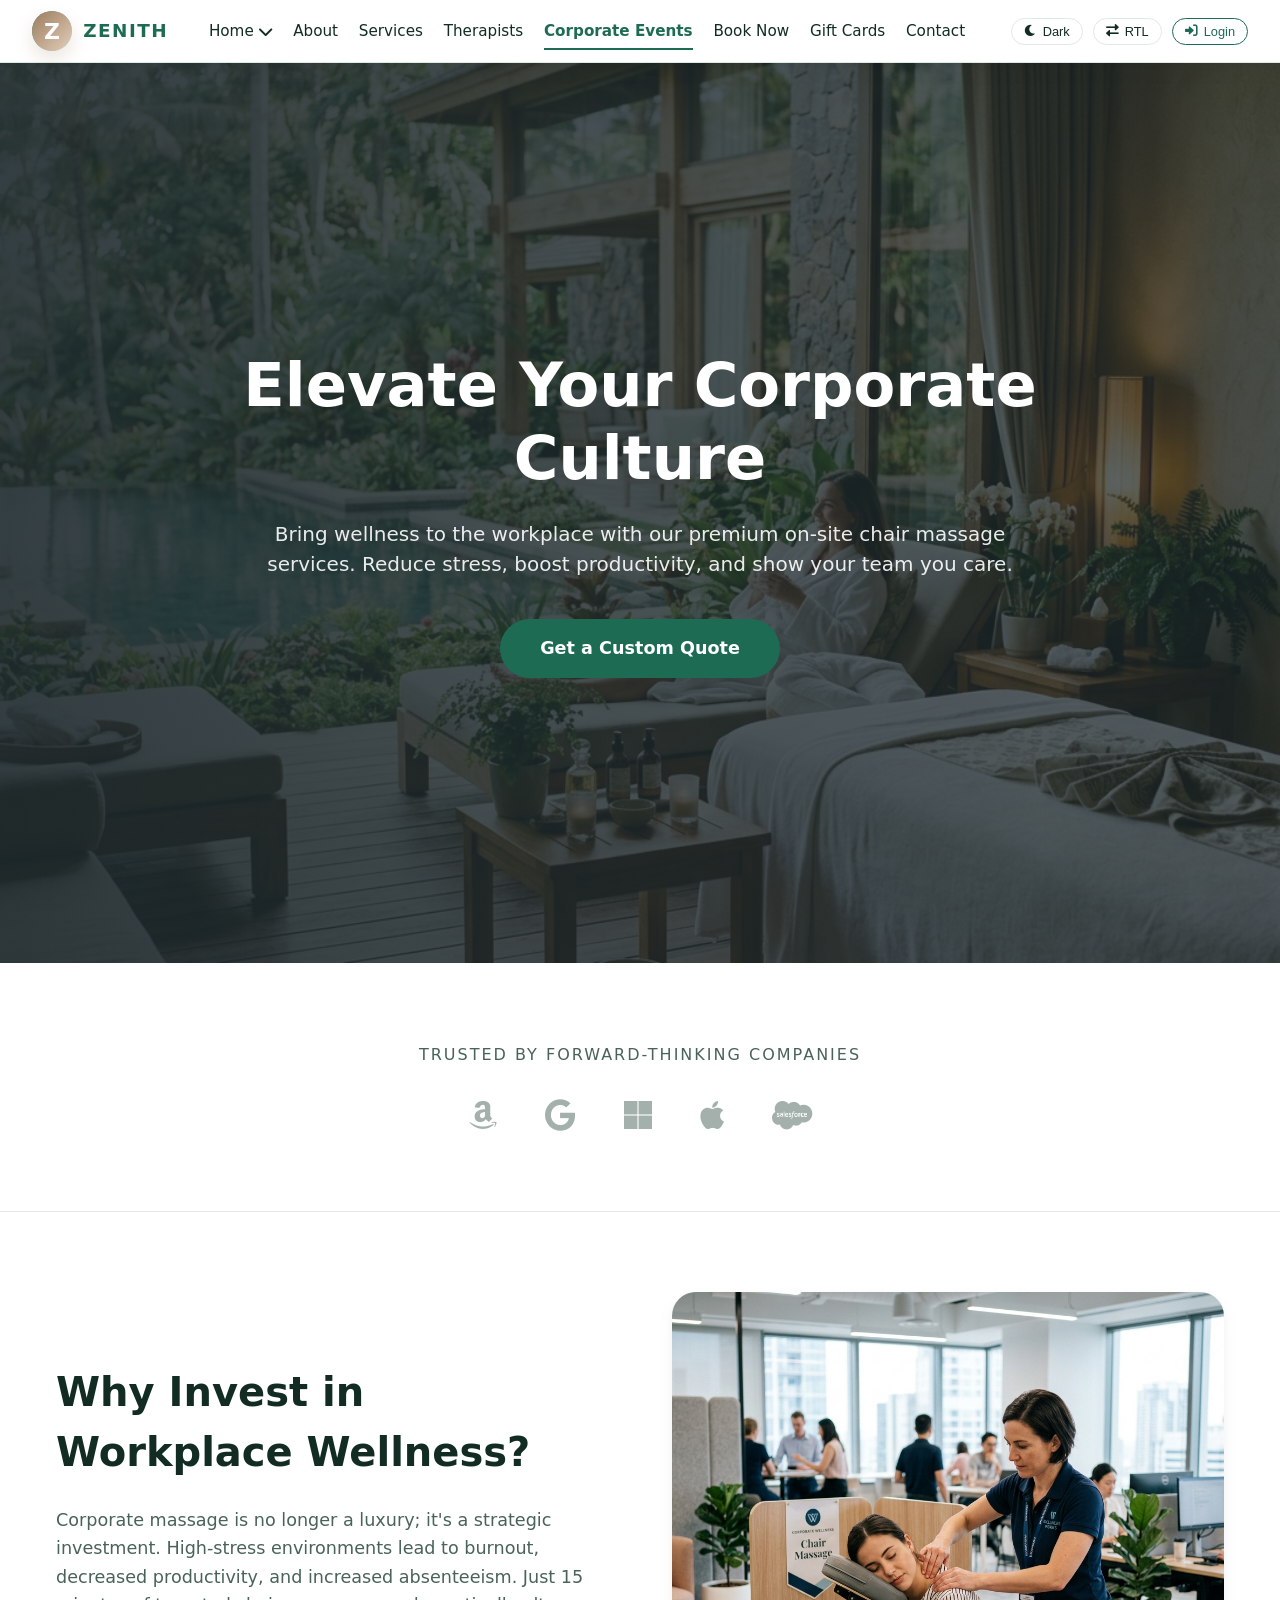
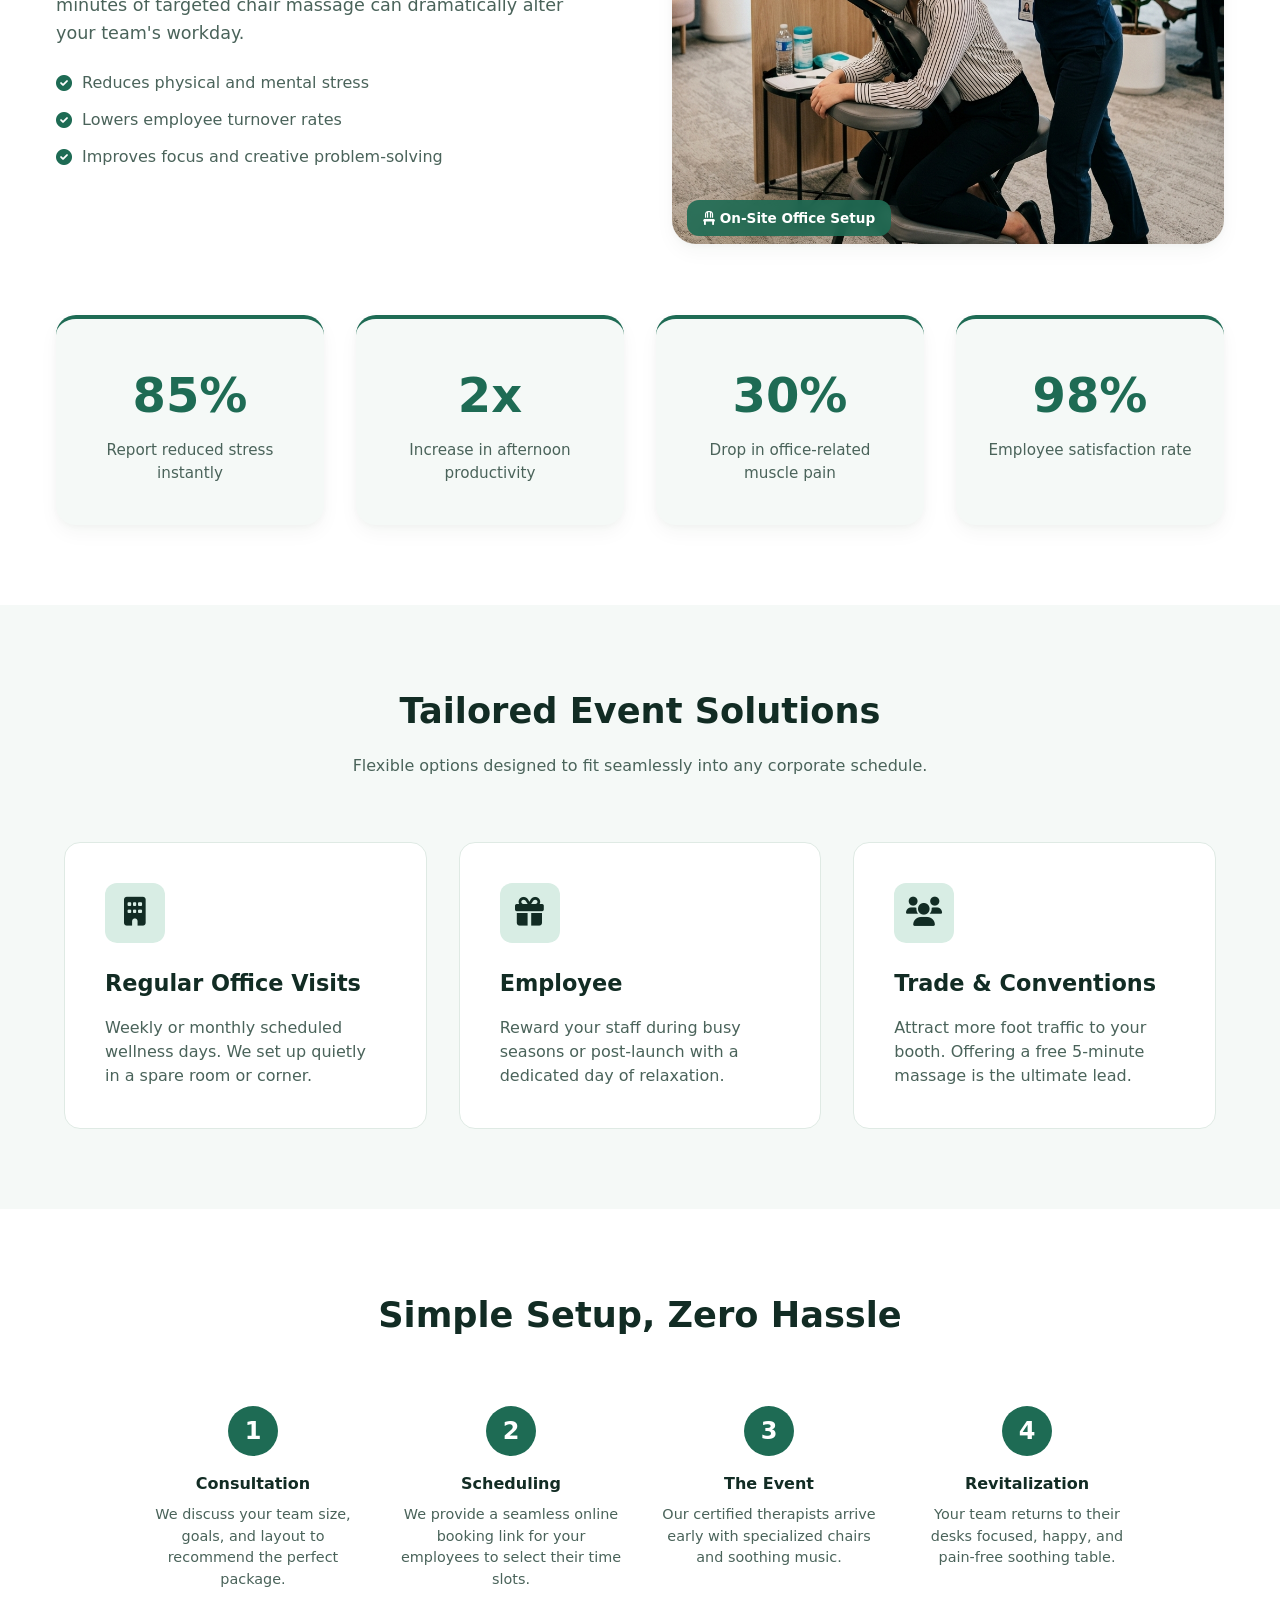
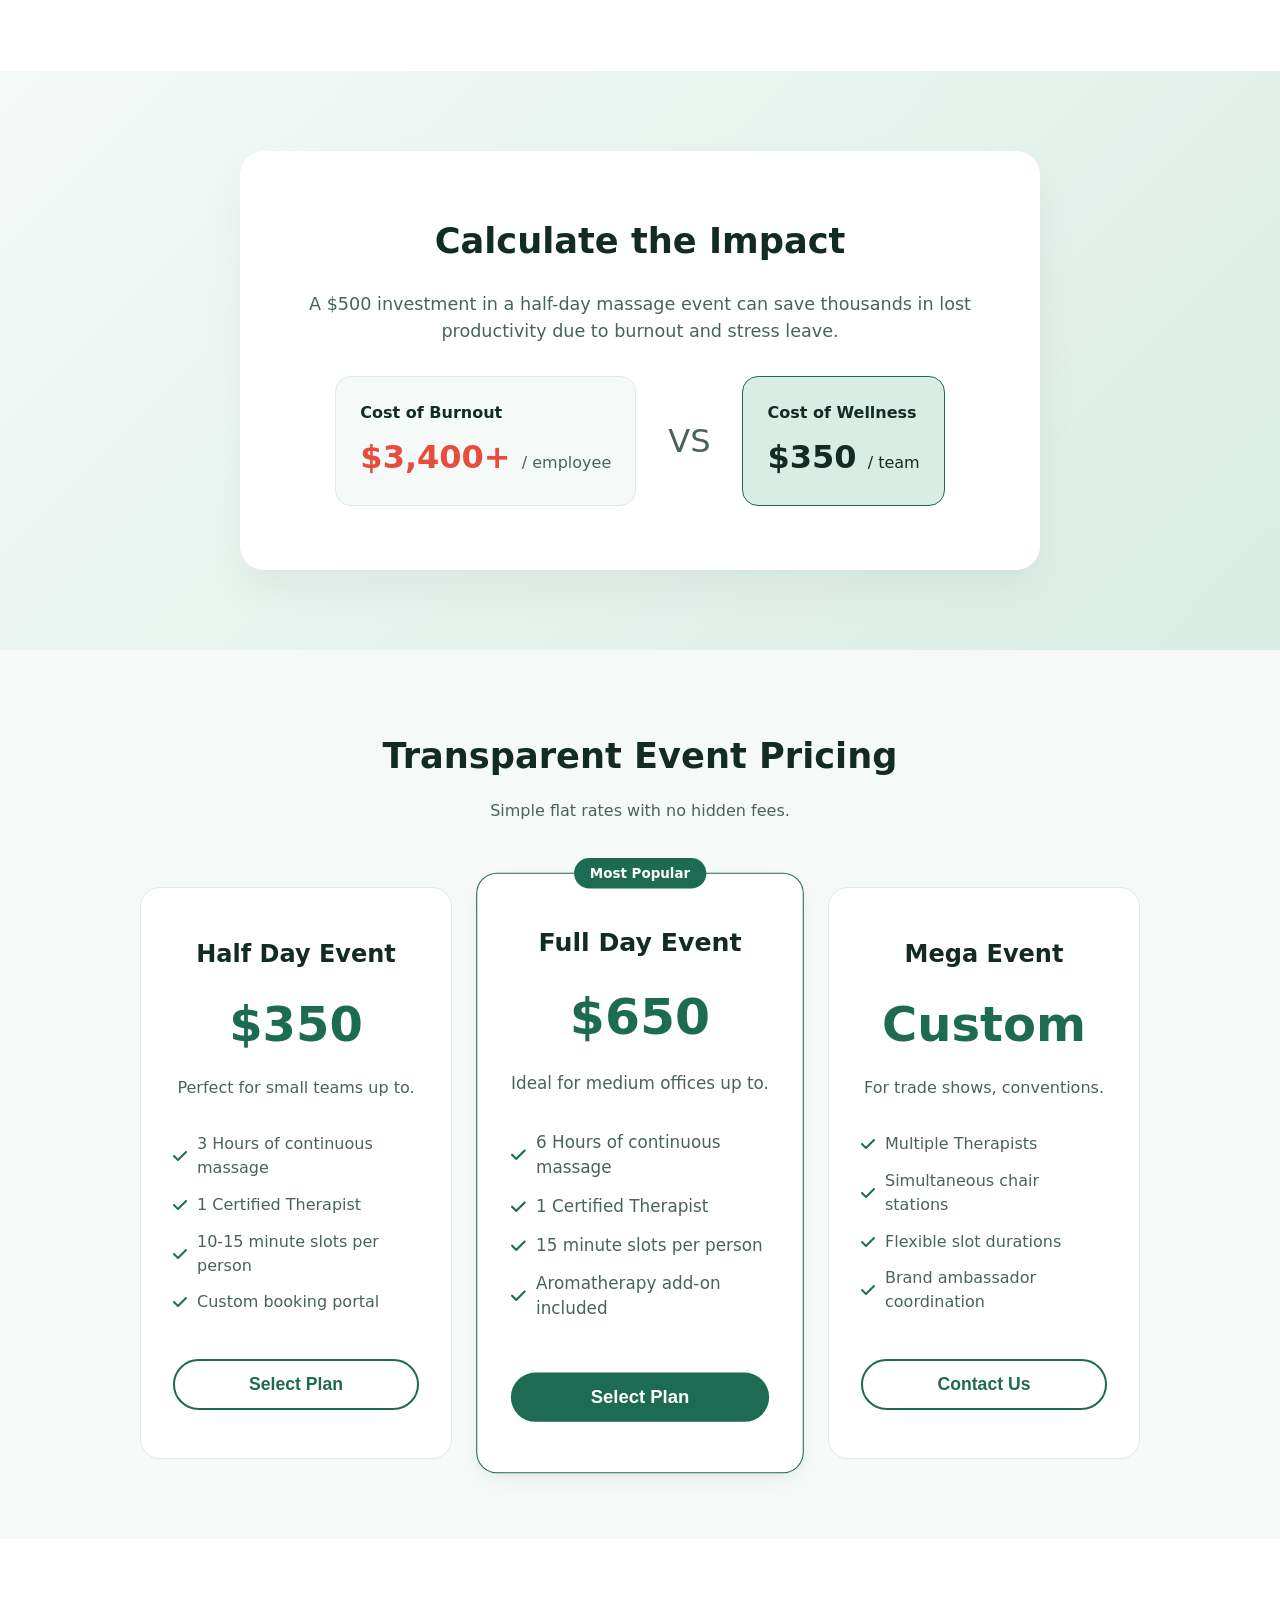
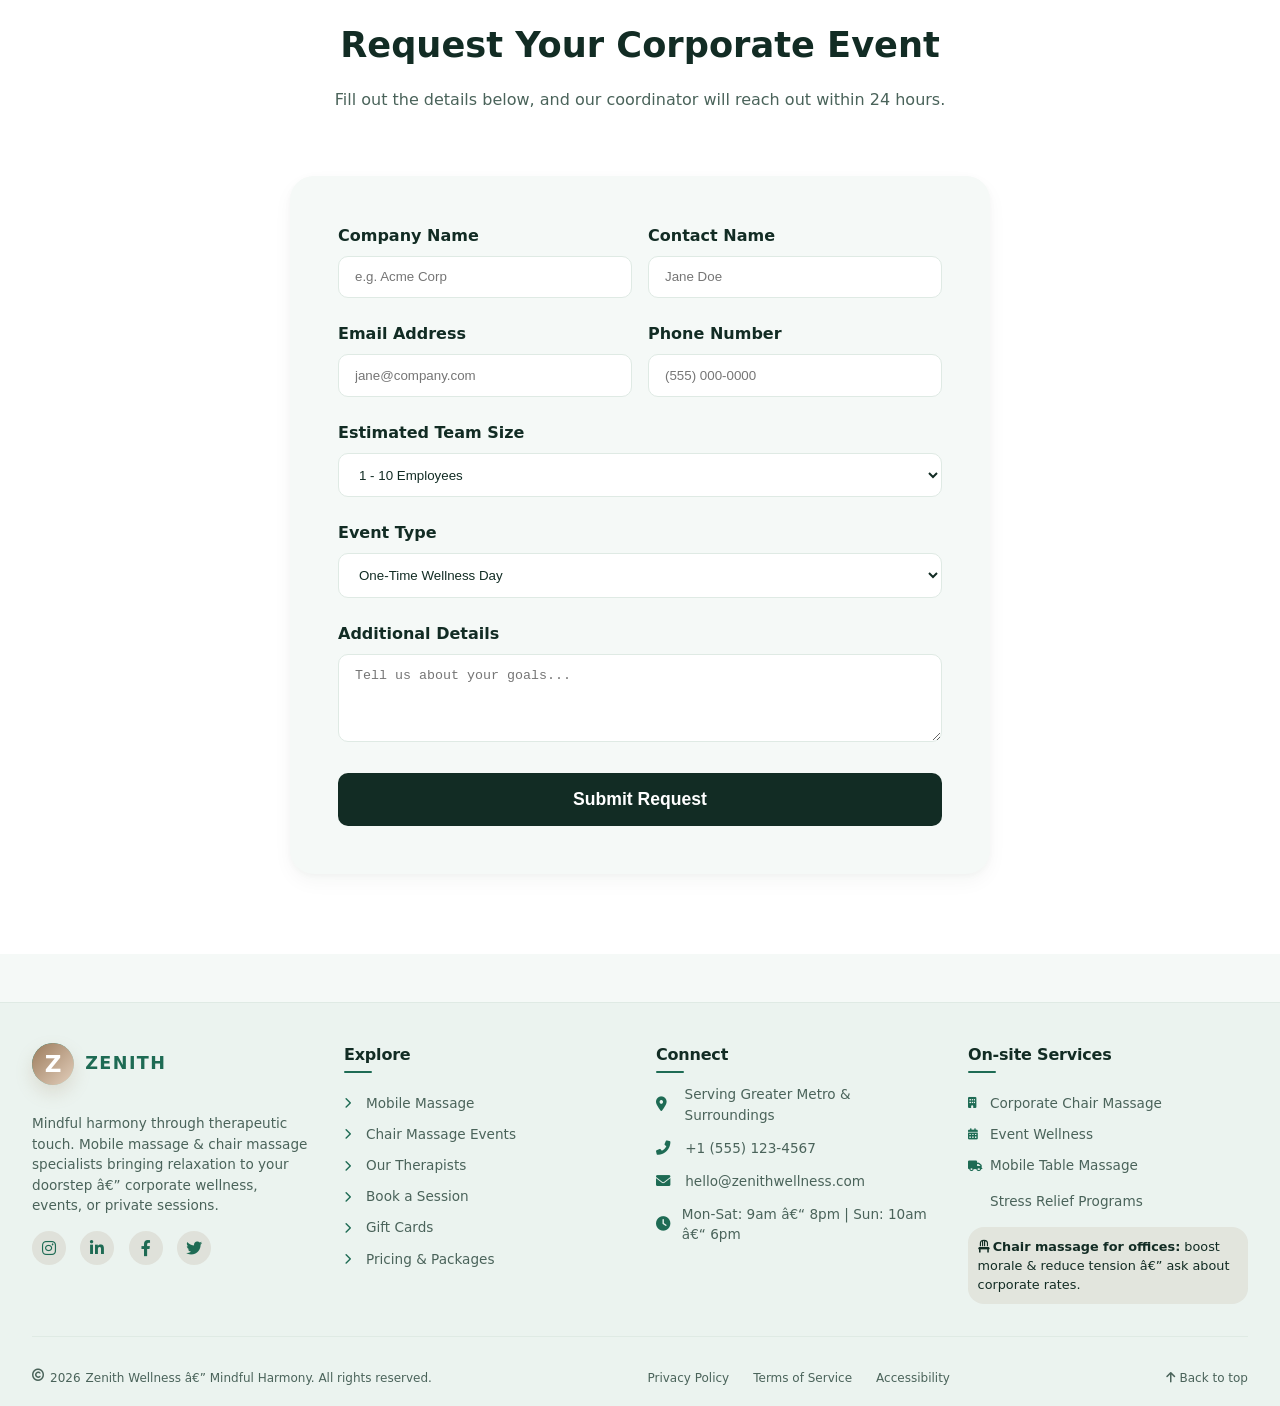
<file: corporate events.html>
﻿<!DOCTYPE html>
<html lang="en">
<head>
  <meta charset="UTF-8">
  <meta name="viewport" content="width=device-width, initial-scale=1.0, viewport-fit=cover">
  <title>Zenith Wellness | Mindful Harmony</title>
  <!-- Font Awesome 6 -->
  <link rel="stylesheet" href="fontawesome/fontawesome-free-6.0.0-web/css/all.min.css">
  <style>
    * {
      margin: 0;
      padding: 0;
      box-sizing: border-box;
      transition: background-color 0.2s ease, color 0.2s ease, border-color 0.2s ease;
    }

    /* LIGHT MODE (default) */
    :root {
      --bg-body: #f5f9f7;
      --bg-surface: #ffffff;
      --bg-card: #ffffff;
      --text-primary: #122c24;
      --text-secondary: #4a635a;
      --accent: #1e6b54;
      --accent-light: #d8ede4;
      --border: #dfeae4;
      --shadow-sm: 0 8px 20px rgba(18, 44, 36, 0.04), 0 2px 6px rgba(18, 44, 36, 0.03);
      --accent-text: #ffffff;
      --navbar-bg: #ffffff;
      --footer-bg: #ebf3ef;
      --link-hover: #144f3d;
      --active-link: #1e6b54;
    }

    body.dark-mode {
      --bg-body: #0a1411;
      --bg-surface: #11201b;
      --bg-card: #182c26;
      --text-primary: #f0f7f4;
      --text-secondary: #a3bdae;
      --accent: #4dd0a8;
      --accent-light: #1c4d3f;
      --border: #243e35;
      --accent-text: #051410;
      --navbar-bg: #0d1a16;
      --footer-bg: #070e0c;
      --shadow-sm: 0 8px 20px rgba(0, 0, 0, 0.4);
      --link-hover: #7af2cc;
      --active-link: #4dd0a8;
    }

    body {
      font-family: 'Segoe UI', 'Inter', system-ui, -apple-system, BlinkMacSystemFont, sans-serif;
      background-color: var(--bg-body);
      color: var(--text-primary);
      line-height: 1.5;
      scroll-behavior: smooth;
      min-height: 100vh;
      display: flex;
      flex-direction: column;
    }

    h1, h2, h3, h4, h5, h6 {
      font-weight: 600;
    }
    .container {
      max-width: 1200px;
      margin: 0 auto;
      padding: 0 1.5rem;
      width: 100%;
    }
    p {
      font-weight: 450;
    }

    /* STICKY NAVBAR - one line flex */
    .navbar {
      position: sticky;
      top: 0;
      z-index: 1000;
      background: var(--navbar-bg);
      box-shadow: var(--shadow-sm);
      border-bottom: 1px solid var(--border);
      padding: 0.7rem 2rem;
    }

    .nav-container {
      display: grid;
      grid-template-columns: auto 1fr auto;
      align-items: center;
      max-width: 1400px;
      margin: 0 auto;
      gap: 1rem;
      position: relative;
    }

    /* Logo area */
    .logo {
      font-size: 1.35rem;
      font-weight: 700;
      letter-spacing: -0.02em;
      color: var(--accent);
      text-decoration: none;
      display: inline-flex;
      align-items: center;
      gap: 0.7rem;
      white-space: nowrap;
      font-family: 'Segoe UI', 'Inter', system-ui, -apple-system, BlinkMacSystemFont, sans-serif;
    }

    .logo-mark {
      width: 40px;
      height: 40px;
      border-radius: 50%;
      display: grid;
      place-items: center;
      background: linear-gradient(135deg, var(--accent) 0%, var(--accent-light) 100%);
      color: var(--accent-text);
      font-size: 1rem;
      font-weight: 700;
      box-shadow: 0 8px 18px rgba(155, 123, 92, 0.2);
      flex-shrink: 0;
    }

    .logo-text {
      font-size: 1.15rem;
      font-weight: 700;
      text-transform: uppercase;
      letter-spacing: 0.08em;
    }

    /* Hamburger button (right side on mobile) */
    .hamburger {
      display: none;
      font-size: 1.8rem;
      background: none;
      border: none;
      cursor: pointer;
      color: var(--text-primary);
      order: 3;
      z-index: 1002;
    }

    /* Desktop navigation wrapper */
    .nav-menu {
      display: contents;
      align-items: center;
      gap: 1.2rem;
    }

    .nav-links {
      display: flex;
      gap: 1.3rem;
      list-style: none;
      align-items: center;
      flex-wrap: nowrap;
      justify-self: center;
    }

    .nav-links li {
      position: relative;
    }

    .nav-links li a {
      text-decoration: none;
      font-weight: 500;
      color: var(--text-primary);
      padding: 0.5rem 0;
      transition: color 0.2s, border-bottom 0.2s;
      font-size: 0.95rem;
      white-space: nowrap;
      position: relative;
    }

    .nav-link.dropdown-toggle {
      display: inline-flex;
      align-items: center;
      gap: 0.35rem;
      cursor: pointer;
    }

    .dropdown-menu {
      position: absolute;
      top: calc(100% + 0.35rem);
      left: 0;
      min-width: 10rem;
      background: var(--bg-surface);
      border: 1px solid var(--border);
      border-radius: 14px;
      box-shadow: var(--shadow-sm);
      padding: 0.45rem;
      display: none;
      flex-direction: column;
      gap: 0.25rem;
      z-index: 1001;
    }

    .dropdown-menu.show {
      display: flex;
    }

    .dropdown-link {
      padding: 0.55rem 0.7rem;
      border-radius: 10px;
      color: var(--text-primary);
      font-size: 0.92rem;
      text-decoration: none;
      transition: background-color 0.2s ease, color 0.2s ease;
    }

    .dropdown-link:hover {
      background: var(--accent-light);
      color: var(--link-hover);
    }

    .nav-links li a:hover {
      color: var(--link-hover);
    }

    .nav-links li a.active {
      color: var(--active-link);
      border-bottom: 2px solid var(--active-link);
      font-weight: 600;
    }

    /* action buttons: Dark mode, RTL, Login (register removed) */
    .action-buttons {
      display: flex;
      align-items: center;
      gap: 10px;
      margin-left: 0.3rem;
      justify-self: end;
    }

    .icon-btn {
      background: var(--bg-surface);
      border: 1px solid var(--border);
      padding: 5px 12px;
      border-radius: 40px;
      cursor: pointer;
      display: inline-flex;
      align-items: center;
      gap: 6px;
      font-weight: 500;
      font-size: 0.8rem;
      color: var(--text-primary);
      transition: all 0.2s;
    }

    .icon-btn:hover {
      background: var(--accent-light);
      border-color: var(--accent);
      color: #1e2a2e;
    }

    .btn-outline {
      background: transparent;
      border: 1px solid var(--accent);
      padding: 5px 12px;
      border-radius: 40px;
      cursor: pointer;
      font-weight: 500;
      color: var(--accent);
      transition: all 0.2s;
      font-size: 0.8rem;
      display: inline-flex;
      align-items: center;
      gap: 6px;
    }

    .btn-outline:hover {
      background: var(--accent);
      color: var(--accent-text);
    }

    main {
      flex: 1;
    }

    /* ========== ENHANCED FOOTER STYLES (same color, font, variables) ========== */
    .site-footer {
      background: var(--footer-bg);
      border-top: 1px solid var(--border);
      margin-top: 3rem;
      font-size: 0.9rem;
    }

    .footer-container {
      max-width: 1300px;
      margin: 0 auto;
      padding: 2.5rem 2rem 1.2rem 2rem;
    }

    .footer-grid {
      display: grid;
      grid-template-columns: repeat(4, 1fr);
      gap: 2rem;
      margin-bottom: 2rem;
      border-bottom: 1px solid var(--border);
      padding-bottom: 2rem;
    }

    /* Brand column (logo identical to navbar) */
    .footer-brand .footer-logo {
      display: inline-flex;
      align-items: center;
      gap: 0.7rem;
      margin-bottom: 1rem;
      text-decoration: none;
    }

    .footer-brand .logo-mark {
      width: 42px;
      height: 42px;
      font-size: 1rem;
    }

    .footer-brand .logo-text {
      font-size: 1.1rem;
      font-weight: 700;
      text-transform: uppercase;
      letter-spacing: 0.08em;
      color: var(--accent);
    }

    .footer-description {
      color: var(--text-secondary);
      font-size: 0.85rem;
      line-height: 1.5;
      margin: 0.8rem 0 1rem 0;
    }

    .footer-heading {
      font-weight: 600;
      font-size: 1rem;
      margin-bottom: 1.1rem;
      letter-spacing: -0.2px;
      color: var(--text-primary);
      position: relative;
      display: inline-block;
    }

    .footer-heading:after {
      content: '';
      position: absolute;
      bottom: -6px;
      left: 0;
      width: 28px;
      height: 2px;
      background: var(--accent);
      border-radius: 2px;
    }

    .footer-links-list {
      list-style: none;
      margin-top: 0.5rem;
    }

    .footer-links-list li {
      margin-bottom: 0.6rem;
    }

    .footer-links-list a {
      color: var(--text-secondary);
      text-decoration: none;
      transition: all 0.2s ease;
      font-size: 0.85rem;
      display: inline-flex;
      align-items: center;
      gap: 6px;
    }

    .footer-links-list a i {
      font-size: 0.7rem;
      width: 1rem;
      color: var(--accent);
    }

    .footer-links-list a:hover {
      color: var(--link-hover);
      transform: translateX(3px);
    }

    .contact-info-item {
      display: flex;
      align-items: center;
      gap: 10px;
      margin-bottom: 0.8rem;
      font-size: 0.85rem;
      color: var(--text-secondary);
    }

    .contact-info-item i {
      width: 1.2rem;
      color: var(--accent);
      font-size: 0.9rem;
    }

    .contact-info-item a {
      color: var(--text-secondary);
      text-decoration: none;
    }

    .contact-info-item a:hover {
      color: var(--link-hover);
      text-decoration: underline;
    }

    .social-links-footer {
      display: flex;
      gap: 0.9rem;
      margin-top: 1rem;
    }

    .social-links-footer a {
      background: rgba(155, 123, 92, 0.15);
      width: 34px;
      height: 34px;
      border-radius: 50%;
      display: inline-flex;
      align-items: center;
      justify-content: center;
      color: var(--accent);
      font-size: 1rem;
      transition: all 0.25s;
      text-decoration: none;
    }

    .social-links-footer a:hover {
      background: var(--accent);
      color: var(--accent-text);
      transform: translateY(-2px);
    }

    .footer-bottom {
      display: flex;
      flex-wrap: wrap;
      justify-content: space-between;
      align-items: center;
      gap: 1rem;
      font-size: 0.75rem;
      color: var(--text-secondary);
    }

    .footer-bottom .copyright {
      display: flex;
      gap: 5px;
      flex-wrap: wrap;
    }

    .footer-bottom .legal-links {
      display: flex;
      gap: 1.5rem;
    }

    .footer-bottom .legal-links a {
      color: var(--text-secondary);
      text-decoration: none;
    }

    .footer-bottom .legal-links a:hover {
      color: var(--link-hover);
      text-decoration: underline;
    }

    /* responsive */
    @media (max-width: 992px) {
      .footer-grid {
        grid-template-columns: repeat(2, 1fr);
        gap: 1.8rem;
      }
    }
    @media (max-width: 640px) {
      .footer-container {
        padding: 2rem 1.2rem 1rem;
      }
      .footer-grid {
        grid-template-columns: 1fr;
        gap: 2rem;
      }
      .footer-bottom {
        flex-direction: column;
        text-align: center;
        justify-content: center;
      }
      .legal-links {
        justify-content: center;
      }
    }

    /* RTL adjustments */
    html[dir="rtl"] .footer-heading:after {
      left: auto;
      right: 0;
    }
    html[dir="rtl"] .footer-links-list a i {
      transform: scaleX(-1);
    }
    html[dir="rtl"] .footer-links-list a:hover {
      transform: translateX(-3px);
    }

    /* Mobile navbar remains untouched */
    @media (max-width: 1024px) {
      .navbar {
        padding: 0.7rem 1.2rem;
      }
      .nav-container {
        display: flex;
        justify-content: space-between;
        flex-wrap: nowrap;
      }
      .hamburger {
        display: block;
      }
      .dropdown-menu {
        position: static;
        margin-top: 0.35rem;
        box-shadow: none;
        border-radius: 12px;
      }
      .nav-menu {
        display: flex;
        position: fixed;
        top: 72px;
        right: -100%;
        width: 78%;
        max-width: 340px;
        height: calc(100vh - 72px);
        background: var(--navbar-bg);
        backdrop-filter: blur(8px);
        flex-direction: column;
        align-items: stretch;
        justify-content: flex-start;
        padding: 2rem 1.8rem;
        transition: right 0.3s cubic-bezier(0.2, 0.9, 0.4, 1.1);
        box-shadow: -8px 0 28px rgba(0, 0, 0, 0.25);
        z-index: 999;
        border-left: 1px solid var(--border);
        gap: 2rem;
        overflow-y: auto;
      }
      .nav-menu.active {
        right: 0;
      }
      .nav-links {
        flex-direction: column;
        align-items: flex-start;
        width: 100%;
        gap: 1.4rem;
      }
      .nav-links li {
        width: 100%;
      }
      .nav-links li a {
        white-space: normal;
        font-size: 1.1rem;
        display: block;
        width: 100%;
        padding: 0.3rem 0;
      }
      .action-buttons {
        flex-direction: column;
        align-items: stretch;
        width: 100%;
        gap: 12px;
        margin-left: 0;
      }
      .action-buttons .icon-btn,
      .action-buttons .btn-outline {
        justify-content: center;
        width: 100%;
        text-align: center;
      }
    }

    /* CORPORATE EVENTS UNIQUE DESIGN */
    .hero-corp {
      position: relative;
      padding: 8rem 2rem;
      text-align: center;
      background: url('images/hero_bg.png') center/cover no-repeat;
      color: white;
      min-height: 100vh;
      width: 100%;
      display: flex;
      flex-direction: column;
      justify-content: center;
      align-items: center;
    }
    .hero-corp::before {
      content: '';
      position: absolute;
      top: 0; left: 0; right: 0; bottom: 0;
      background: linear-gradient(to right, rgba(30, 42, 46, 0.9), rgba(30, 42, 46, 0.7));
    }
    .hero-corp-content {
      position: relative;
      z-index: 1;
      max-width: 800px;
      margin: 0 auto;
    }
    .hero-corp-title {
      font-size: 3.8rem;
      font-weight: 800;
      margin-bottom: 1.5rem;
      line-height: 1.2;
    }
    .hero-corp-subtitle {
      font-size: 1.25rem;
      margin-bottom: 2.5rem;
      opacity: 0.9;
    }
    .corp-btn {
      display: inline-block;
      background: var(--accent);
      color: var(--accent-text);
      padding: 1rem 2.5rem;
      border-radius: 50px;
      font-weight: 700;
      text-decoration: none;
      font-size: 1.1rem;
      transition: transform 0.3s, background 0.3s;
      margin-top: auto;
    }
    .corp-btn:hover {
      background: var(--link-hover);
      transform: translateY(-3px);
    }
    body.dark-mode .corp-btn:hover {
      color: var(--bg-surface);
    }
    .corp-btn.outline {
      background: transparent !important;
      color: var(--accent) !important;
      border: 2px solid var(--accent) !important;
    }
    .corp-btn.outline:hover {
      background: var(--accent) !important;
      color: var(--accent-text) !important;
      transform: translateY(-3px);
    }

    /* Why Corporate */
    .why-corporate {
      padding: 6rem 2rem;
      background: var(--bg-surface);
      display: flex;
      align-items: center;
      justify-content: center;
    }
    .why-corp-grid {
      display: grid;
      grid-template-columns: 1fr 1fr;
      gap: 4rem;
      max-width: 1200px;
      align-items: center;
    }
    .why-stats-row {
      display: grid;
      grid-template-columns: repeat(4, 1fr);
      gap: 2rem;
      margin-top: 4rem;
      width: 100%;
    }
    .stat-box {
      background: var(--bg-body);
      padding: 2.5rem 1.8rem;
      border-radius: 20px;
      text-align: center;
      border-top: 4px solid var(--accent);
      box-shadow: var(--shadow-sm);
      transition: transform 0.3s ease;
    }
    .stat-box:hover {
      transform: translateY(-5px);
    }
    .stat-num {
      font-size: 3rem;
      font-weight: 800;
      color: var(--accent);
      margin-bottom: 0.5rem;
    }
    .stat-text {
      color: var(--text-secondary);
      font-size: 0.95rem;
      font-weight: 500;
    }
    @media (max-width: 992px) {
      .why-corp-grid { grid-template-columns: 1fr; gap: 2.5rem; }
      .why-stats-row { grid-template-columns: 1fr 1fr; gap: 2rem; }
    }
    @media (max-width: 768px) {
      .why-stats-row { grid-template-columns: 1fr; gap: 1.5rem; }
      .process-steps-row { flex-direction: column; gap: 2rem; }
      .p-step { width: 100%; margin: 0; }
    }


    /* Services Grid */
    .corp-services {
      padding: 6rem 2rem;
      background: var(--bg-body);
    }
    .corp-section-header {
      text-align: center;
      margin-bottom: 4rem;
    }
    .corp-services-container {
      display: grid;
      grid-template-columns: repeat(auto-fit, minmax(280px, 1fr));
      gap: 2rem;
      max-width: 1200px;
      margin: 0 auto;
    }
    .c-service-card {
      background: var(--bg-surface);
      border-radius: 16px;
      padding: 2.5rem;
      border: 1px solid var(--border);
      transition: all 0.3s;
      position: relative;
    }
    .c-service-card:hover {
      border-color: var(--accent);
      box-shadow: 0 10px 30px rgba(155, 123, 92, 0.1);
      transform: translateY(-5px);
    }
    .c-icon {
      width: 60px;
      height: 60px;
      background: var(--accent-light);
      color: var(--text-primary);
      border-radius: 12px;
      display: flex;
      align-items: center;
      justify-content: center;
      font-size: 1.8rem;
      margin-bottom: 1.5rem;
    }
    .c-service-title {
      font-size: 1.4rem;
      font-weight: 700;
      margin-bottom: 1rem;
      color: var(--text-primary);
    }

    /* How It Works (Corp) */
    .corp-process {
      padding: 6rem 2rem;
      background: var(--bg-surface);
      text-align: center;
    }
    .process-steps-row {
      display: flex;
      justify-content: space-between;
      max-width: 1000px;
      margin: 0 auto;
      position: relative;
      flex-wrap: wrap;
      gap: 2rem;
    }
    .p-step {
      flex: 1;
      min-width: 200px;
      position: relative;
      z-index: 2;
    }
    .p-step-num {
      width: 50px;
      height: 50px;
      background: var(--accent);
      color: var(--accent-text);
      border-radius: 50%;
      display: flex;
      align-items: center;
      justify-content: center;
      font-size: 1.5rem;
      font-weight: 700;
      margin: 0 auto 1rem;
    }
    .p-step-title {
      font-weight: 700;
      margin-bottom: 0.5rem;
    }
    .p-step-desc {
      font-size: 0.9rem;
      color: var(--text-secondary);
    }

    /* ROI Section */
    .roi-section {
      padding: 6rem 2rem;
      background: linear-gradient(135deg, var(--bg-body) 0%, var(--accent-light) 100%);
      text-align: center;
    }
    .roi-box {
      background: var(--bg-surface);
      max-width: 800px;
      margin: 0 auto;
      padding: 4rem 2rem;
      border-radius: 24px;
      box-shadow: 0 20px 40px rgba(0,0,0,0.05);
    }
    .roi-title {
      font-size: 2.2rem;
      margin-bottom: 1.5rem;
      color: var(--text-primary);
    }

    /* Trusted By */
    .trusted-by {
      padding: 4rem 2rem;
      background: var(--bg-surface);
      text-align: center;
      border-bottom: 1px solid var(--border);
    }
    .logo-band {
      display: flex;
      justify-content: center;
      flex-wrap: wrap;
      gap: 3rem;
      margin-top: 2rem;
      opacity: 0.5;
      font-size: 2rem;
      color: var(--text-secondary);
    }
    .logo-band i { transition: opacity 0.3s, color 0.3s; }
    .logo-band i:hover { opacity: 1; color: var(--accent); }

    /* Pricing */
    .corp-pricing {
      padding: 6rem 2rem;
      background: var(--bg-body);
    }
    .pricing-grid {
      display: grid;
      grid-template-columns: repeat(auto-fit, minmax(300px, 1fr));
      gap: 2rem;
      max-width: 1000px;
      margin: 0 auto;
    }
    .price-card {
      background: var(--bg-surface);
      border-radius: 20px;
      padding: 3rem 2rem;
      text-align: center;
      border: 1px solid var(--border);
      position: relative;
      display: flex;
      flex-direction: column;
    }
    .price-card.popular {
      border-color: var(--accent);
      transform: scale(1.05);
      box-shadow: var(--shadow-sm);
    }
    .popular-badge {
      position: absolute;
      top: -15px; left: 50%;
      transform: translateX(-50%);
      background: var(--accent);
      color: var(--accent-text);
      padding: 5px 15px;
      border-radius: 20px;
      font-size: 0.8rem;
      font-weight: 700;
    }
    .price-tier {
      font-size: 1.5rem;
      font-weight: 700;
      margin-bottom: 1rem;
    }
    .price-amount {
      font-size: 3rem;
      font-weight: 800;
      color: var(--accent);
      margin-bottom: 1rem;
    }
    .price-features {
      list-style: none;
      margin: 2rem 0;
      text-align: left;
      flex-grow: 1;
    }
    .price-features li {
      margin-bottom: 0.8rem;
      color: var(--text-secondary);
      display: flex;
      gap: 10px;
      align-items: center;
    }
    .price-features li i { color: var(--accent); }

    /* Custom Quote Form */
    .quote-form-section {
      padding: 6rem 2rem;
      background: var(--bg-surface);
    }
    .quote-form-container {
      max-width: 700px;
      margin: 0 auto;
      background: var(--bg-body);
      padding: 3rem;
      border-radius: 24px;
      box-shadow: var(--shadow-sm);
    }
    .form-group {
      margin-bottom: 1.5rem;
    }
    .form-group label {
      display: block;
      margin-bottom: 0.5rem;
      font-weight: 600;
      color: var(--text-primary);
    }
    .form-control {
      width: 100%;
      padding: 0.8rem 1rem;
      border: 1px solid var(--border);
      border-radius: 10px;
      background: var(--bg-surface);
      color: var(--text-primary);
    }
    .form-control:focus {
      outline: none;
      border-color: var(--accent);
    }
    .submit-btn {
      width: 100%;
      background: var(--text-primary);
      color: var(--bg-surface);
      padding: 1rem;
      border: none;
      border-radius: 10px;
      font-size: 1.1rem;
      font-weight: 700;
      cursor: pointer;
      transition: background 0.3s;
    }
    .submit-btn:hover { background: var(--accent); }
    .form-row {
      display: grid;
      grid-template-columns: 1fr 1fr;
      gap: 1rem;
    }
    @media (max-width: 768px) {
      .form-row {
        grid-template-columns: 1fr;
      }
    }
  </style>
  <link rel="stylesheet" href="responsive.css">
  <link rel="icon" type="image/svg+xml" href="images/favicon.svg">
</head>
<body>

<header class="navbar" id="mainNavbar">
  <div class="nav-container">
    <a href="index.html" class="logo" id="logoLink">
      <img src="images/favicon.svg" alt="Zenith Logo" class="logo-mark">
      <span class="logo-text">Zenith</span>
    </a>
    <button class="hamburger" id="hamburgerBtn" aria-label="Menu">
      <i class="fas fa-bars"></i>
    </button>
    <div class="nav-menu" id="navMenu">
      <ul class="nav-links" id="navLinks">
        <li>
          <a href="index.html" class="nav-link dropdown-toggle" id="homeDropdownToggle" aria-expanded="false">
            Home <i class="fas fa-chevron-down"></i>
          </a>
          <div class="dropdown-menu" id="homeDropdownMenu">
            <a href="index.html" class="dropdown-link">Home 1</a>
            <a href="home2.html" class="dropdown-link">Home 2</a>
          </div>
        </li>
        <li><a href="about.html" class="nav-link">About</a></li>
        <li><a href="services.html" class="nav-link">Services</a></li>
        <li><a href="therapists.html" class="nav-link">Therapists</a></li>
        <li><a href="corporate events.html" class="nav-link">Corporate Events</a></li>
        <li><a href="book now.html" class="nav-link">Book Now</a></li>
        <li><a href="gift card.html" class="nav-link">Gift Cards</a></li>
        <li><a href="contact.html" class="nav-link">Contact</a></li>
      </ul>
      <div class="action-buttons">
        <button class="icon-btn" id="darkModeToggle"><i class="fas fa-moon"></i> <span>Dark</span></button>
        <button class="icon-btn" id="rtlToggleBtn"><i class="fas fa-exchange-alt"></i> RTL</button>
        <button class="btn-outline" id="loginBtn" onclick="window.location.href='login.html'"><i class="fas fa-sign-in-alt"></i> Login</button>
      </div>
    </div>
  </div>
</header>

<main>
  <!-- 1. Hero Section with Background Image -->
  <section class="hero-corp" id="corp-hero">
    <div class="hero-corp-content">
      <h1 class="hero-corp-title">Elevate Your Corporate Culture</h1>
      <p class="hero-corp-subtitle">Bring wellness to the workplace with our premium on-site chair massage services. Reduce stress, boost productivity, and show your team you care.</p>
      <a href="#quote-form" class="corp-btn">Get a Custom Quote</a>
    </div>
  </section>

  <!-- 2. Trusted By -->
  <section class="trusted-by">
    <div class="container">
      <p style="font-weight: 600; color: var(--text-secondary); text-transform: uppercase; letter-spacing: 2px;">Trusted by Forward-Thinking Companies</p>
      <div class="logo-band">
        <i class="fab fa-amazon"></i>
        <i class="fab fa-google"></i>
        <i class="fab fa-microsoft"></i>
        <i class="fab fa-apple"></i>
        <i class="fab fa-salesforce"></i>
      </div>
    </div>
  </section>

  <!-- 3. Why Corporate Wellness? -->
  <section class="why-corporate">
    <div class="container" style="max-width: 1200px; margin: 0 auto; padding: 0 1rem;">
      <div class="why-corp-grid">
        <div>
          <h2 style="font-size: 2.5rem; margin-bottom: 1.5rem; color: var(--text-primary);">Why Invest in Workplace Wellness?</h2>
          <p style="color: var(--text-secondary); margin-bottom: 1.5rem; font-size: 1.1rem; line-height: 1.6;">Corporate massage is no longer a luxury; it's a strategic investment. High-stress environments lead to burnout, decreased productivity, and increased absenteeism. Just 15 minutes of targeted chair massage can dramatically alter your team's workday.</p>
          <ul style="list-style: none; color: var(--text-secondary); padding: 0;">
            <li style="margin-bottom: 0.8rem; display: flex; align-items: center; gap: 10px;"><i class="fas fa-check-circle" style="color: var(--accent);"></i> Reduces physical and mental stress</li>
            <li style="margin-bottom: 0.8rem; display: flex; align-items: center; gap: 10px;"><i class="fas fa-check-circle" style="color: var(--accent);"></i> Lowers employee turnover rates</li>
            <li style="margin-bottom: 0.8rem; display: flex; align-items: center; gap: 10px;"><i class="fas fa-check-circle" style="color: var(--accent);"></i> Improves focus and creative problem-solving</li>
          </ul>
        </div>
        <div style="position: relative;">
          <img src="images/service_two.png" alt="Employee receiving an ergonomic office chair massage" style="width: 100%; border-radius: 24px; box-shadow: var(--shadow-sm); object-fit: cover; height: 350px;">
          <div style="position: absolute; bottom: 15px; left: 15px; background: rgba(30, 107, 84, 0.9); color: white; padding: 0.5rem 1rem; border-radius: 12px; font-weight: 600; font-size: 0.85rem; backdrop-filter: blur(5px);">
            <i class="fas fa-chair"></i> On-Site Office Setup
          </div>
        </div>
      </div>
      
      <div class="why-stats-row">
        <div class="stat-box">
          <div class="stat-num">85%</div>
          <div class="stat-text">Report reduced stress instantly</div>
        </div>
        <div class="stat-box">
          <div class="stat-num">2x</div>
          <div class="stat-text">Increase in afternoon productivity</div>
        </div>
        <div class="stat-box">
          <div class="stat-num">30%</div>
          <div class="stat-text">Drop in office-related muscle pain</div>
        </div>
        <div class="stat-box">
          <div class="stat-num">98%</div>
          <div class="stat-text">Employee satisfaction rate</div>
        </div>
      </div>
    </div>
  </section>

  <!-- 4. Our Corporate Services -->
  <section class="corp-services">
    <div class="container">
      <div class="corp-section-header">
        <h2 style="font-size: 2.2rem; margin-bottom: 1rem;">Tailored Event Solutions</h2>
        <p style="color: var(--text-secondary);">Flexible options designed to fit seamlessly into any corporate schedule.</p>
      </div>
      <div class="corp-services-container">
        <div class="c-service-card">
          <div class="c-icon"><i class="fas fa-building"></i></div>
          <h3 class="c-service-title">Regular Office Visits</h3>
          <p style="color: var(--text-secondary);">Weekly or monthly scheduled wellness days. We set up quietly in a spare room or corner.</p>
        </div>
        <div class="c-service-card">
          <div class="c-icon"><i class="fas fa-gift"></i></div>
          <h3 class="c-service-title">Employee</h3>
          <p style="color: var(--text-secondary);">Reward your staff during busy seasons or post-launch with a dedicated day of relaxation.</p>
        </div>
        <div class="c-service-card">
          <div class="c-icon"><i class="fas fa-users"></i></div>
          <h3 class="c-service-title">Trade & Conventions</h3>
          <p style="color: var(--text-secondary);">Attract more foot traffic to your booth. Offering a free 5-minute massage is the ultimate lead.</p>
        </div>
      </div>
    </div>
  </section>

  <!-- 5. How It Works -->
  <section class="corp-process">
    <div class="container">
      <div class="corp-section-header">
        <h2 style="font-size: 2.2rem; margin-bottom: 1rem;">Simple Setup, Zero Hassle</h2>
      </div>
      <div class="process-steps-row">
        <div class="p-step">
          <div class="p-step-num">1</div>
          <h4 class="p-step-title">Consultation</h4>
          <p class="p-step-desc">We discuss your team size, goals, and layout to recommend the perfect package.</p>
        </div>
        <div class="p-step">
          <div class="p-step-num">2</div>
          <h4 class="p-step-title">Scheduling</h4>
          <p class="p-step-desc">We provide a seamless online booking link for your employees to select their time slots.</p>
        </div>
        <div class="p-step">
          <div class="p-step-num">3</div>
          <h4 class="p-step-title">The Event</h4>
          <p class="p-step-desc">Our certified therapists arrive early with specialized chairs and soothing music.</p>
        </div>
        <div class="p-step">
          <div class="p-step-num">4</div>
          <h4 class="p-step-title">Revitalization</h4>
          <p class="p-step-desc">Your team returns to their desks focused, happy, and pain-free  soothing table.</p>
        </div>
      </div>
    </div>
  </section>

  <!-- 6. ROI Estimator / Impact -->
  <section class="roi-section">
    <div class="container">
      <div class="roi-box">
        <h2 class="roi-title">Calculate the Impact</h2>
        <p style="color: var(--text-secondary); margin-bottom: 2rem; font-size: 1.1rem;">A $500 investment in a half-day massage event can save thousands in lost productivity due to burnout and stress leave.</p>
        <div style="display: flex; align-items: center; justify-content: center; gap: 2rem; flex-wrap: wrap;">
          <div style="text-align: left; background: var(--bg-body); padding: 1.5rem; border-radius: 16px; border: 1px solid var(--border);">
            <div style="font-weight: 700; color: var(--text-primary); margin-bottom: 0.5rem;">Cost of Burnout</div>
            <div style="font-size: 2rem; color: #e74c3c; font-weight: 800;">$3,400+ <span style="font-size: 1rem; color: var(--text-secondary); font-weight: 500;">/ employee</span></div>
          </div>
          <div style="font-size: 2rem; color: var(--text-secondary);">VS</div>
          <div style="text-align: left; background: var(--accent-light); padding: 1.5rem; border-radius: 16px; border: 1px solid var(--accent);">
            <div style="font-weight: 700; color: var(--text-primary); margin-bottom: 0.5rem;">Cost of Wellness</div>
            <div style="font-size: 2rem; color: var(--text-primary); font-weight: 800;">$350 <span style="font-size: 1rem; font-weight: 500;">/ team</span></div>
          </div>
        </div>
      </div>
    </div>
  </section>

  <!-- 7. Pricing -->
  <section class="corp-pricing">
    <div class="container">
      <div class="corp-section-header">
        <h2 style="font-size: 2.2rem; margin-bottom: 1rem;">Transparent Event Pricing</h2>
        <p style="color: var(--text-secondary);">Simple flat rates with no hidden fees.</p>
      </div>
      <div class="pricing-grid">
        <div class="price-card">
          <h3 class="price-tier">Half Day Event</h3>
          <div class="price-amount">$350</div>
          <p style="color: var(--text-secondary);">Perfect for small teams up to.</p>
          <ul class="price-features">
            <li><i class="fas fa-check"></i> 3 Hours of continuous massage</li>
            <li><i class="fas fa-check"></i> 1 Certified Therapist</li>
            <li><i class="fas fa-check"></i> 10-15 minute slots per person</li>
            <li><i class="fas fa-check"></i> Custom booking portal</li>
          </ul>
          <button class="corp-btn outline" style="width: 100%; padding: 0.8rem;">Select Plan</button>
        </div>
        <div class="price-card popular">
          <div class="popular-badge">Most Popular</div>
          <h3 class="price-tier">Full Day Event</h3>
          <div class="price-amount">$650</div>
          <p style="color: var(--text-secondary);">Ideal for medium offices up to.</p>
          <ul class="price-features">
            <li><i class="fas fa-check"></i> 6 Hours of continuous massage</li>
            <li><i class="fas fa-check"></i> 1 Certified Therapist</li>
            <li><i class="fas fa-check"></i> 15 minute slots per person</li>
            <li><i class="fas fa-check"></i> Aromatherapy add-on included</li>
          </ul>
          <button class="corp-btn" style="width: 100%; padding: 0.8rem; border: none;">Select Plan</button>
        </div>
        <div class="price-card">
          <h3 class="price-tier">Mega Event</h3>
          <div class="price-amount">Custom</div>
          <p style="color: var(--text-secondary);">For trade shows, conventions.</p>
          <ul class="price-features">
            <li><i class="fas fa-check"></i> Multiple Therapists</li>
            <li><i class="fas fa-check"></i> Simultaneous chair stations</li>
            <li><i class="fas fa-check"></i> Flexible slot durations</li>
            <li><i class="fas fa-check"></i> Brand ambassador coordination</li>
          </ul>
          <button class="corp-btn outline" style="width: 100%; padding: 0.8rem;">Contact Us</button>
        </div>
      </div>
    </div>
  </section>

  <!-- 8. Quote Form -->
  <section class="quote-form-section" id="quote-form">
    <div class="container">
      <div class="corp-section-header">
        <h2 style="font-size: 2.2rem; margin-bottom: 1rem;">Request Your Corporate Event</h2>
        <p style="color: var(--text-secondary);">Fill out the details below, and our coordinator will reach out within 24 hours.</p>
      </div>
      <div class="quote-form-container">
        <form>
          <div class="form-row">
            <div class="form-group">
              <label>Company Name</label>
              <input type="text" class="form-control" placeholder="e.g. Acme Corp">
            </div>
            <div class="form-group">
              <label>Contact Name</label>
              <input type="text" class="form-control" placeholder="Jane Doe">
            </div>
          </div>
          <div class="form-row">
            <div class="form-group">
              <label>Email Address</label>
              <input type="email" class="form-control" placeholder="jane@company.com">
            </div>
            <div class="form-group">
              <label>Phone Number</label>
              <input type="tel" class="form-control" placeholder="(555) 000-0000">
            </div>
          </div>
          <div class="form-group">
            <label>Estimated Team Size</label>
            <select class="form-control">
              <option>1 - 10 Employees</option>
              <option>11 - 25 Employees</option>
              <option>26 - 50 Employees</option>
              <option>50+ Employees</option>
            </select>
          </div>
          <div class="form-group">
            <label>Event Type</label>
            <select class="form-control">
              <option>One-Time Wellness Day</option>
              <option>Recurring Office Visits</option>
              <option>Trade Show / Convention</option>
              <option>Other</option>
            </select>
          </div>
          <div class="form-group">
            <label>Additional Details</label>
            <textarea class="form-control" rows="4" placeholder="Tell us about your goals..."></textarea>
          </div>
          <button type="button" class="submit-btn" onclick="alert('Quote request sent! Our corporate coordinator will contact you shortly.')">Submit Request</button>
        </form>
      </div>
    </div>
  </section>
</main>

<!-- ========== ENHANCED FOOTER SAME COLOR, FONT, NAVBAR LOGO INCLUDED ========== -->
<footer class="site-footer">
  <div class="footer-container">
    <div class="footer-grid">
      <!-- Column 1: Brand + Logo (identical to navbar) -->
      <div class="footer-brand">
        <a href="index.html" class="footer-logo" id="footerLogoLink">
          <img src="images/favicon.svg" alt="Zenith Logo" class="logo-mark">
          <span class="logo-text">Zenith</span>
        </a>
        <p class="footer-description">
          Mindful harmony through therapeutic touch. Mobile massage & chair massage specialists bringing relaxation to your doorstep â€” corporate wellness, events, or private sessions.
        </p>
        <div class="social-links-footer">
          <a href="#" aria-label="Instagram"><i class="fab fa-instagram"></i></a>
          <a href="#" aria-label="LinkedIn"><i class="fab fa-linkedin-in"></i></a>
          <a href="#" aria-label="Facebook"><i class="fab fa-facebook-f"></i></a>
          <a href="#" aria-label="X"><i class="fab fa-twitter"></i></a>
        </div>
      </div>

      <!-- Column 2: Quick Links (wellness & massage) -->
      <div>
        <h4 class="footer-heading">Explore</h4>
        <ul class="footer-links-list">
          <li><a href="services.html"><i class="fas fa-chevron-right"></i> Mobile Massage</a></li>
          <li><a href="corporate events.html"><i class="fas fa-chevron-right"></i> Chair Massage Events</a></li>
          <li><a href="therapists.html"><i class="fas fa-chevron-right"></i> Our Therapists</a></li>
          <li><a href="book now.html"><i class="fas fa-chevron-right"></i> Book a Session</a></li>
          <li><a href="gift card.html"><i class="fas fa-chevron-right"></i> Gift Cards</a></li>
          <li><a href="#pricing"><i class="fas fa-chevron-right"></i> Pricing & Packages</a></li>
        </ul>
      </div>

      <!-- Column 3: Contact & Support -->
      <div>
        <h4 class="footer-heading">Connect</h4>
        <div class="contact-info-item">
          <i class="fas fa-map-marker-alt"></i>
          <span>Serving Greater Metro & Surroundings</span>
        </div>
        <div class="contact-info-item">
          <i class="fas fa-phone-alt"></i>
          <a href="tel:+15551234567">+1 (555) 123-4567</a>
        </div>
        <div class="contact-info-item">
          <i class="fas fa-envelope"></i>
          <a href="mailto:hello@zenithwellness.com">hello@zenithwellness.com</a>
        </div>
        <div class="contact-info-item">
          <i class="fas fa-clock"></i>
          <span>Mon-Sat: 9am â€“ 8pm | Sun: 10am â€“ 6pm</span>
        </div>
      </div>

      <!-- Column 4: Corporate & Chair Massage Spotlight -->
      <div>
        <h4 class="footer-heading">On-site Services</h4>
        <ul class="footer-links-list">
          <li><a href="corporate events.html"><i class="fas fa-building"></i> Corporate Chair Massage</a></li>
          <li><a href="#events"><i class="fas fa-calendar-alt"></i> Event Wellness</a></li>
          <li><a href="#mobile"><i class="fas fa-truck"></i> Mobile Table Massage</a></li>
          <li><a href="#wellness"><i class="fas fa-hand-spa"></i> Stress Relief Programs</a></li>
        </ul>
        <div style="margin-top: 1rem; background: rgba(155, 123, 92, 0.12); padding: 0.6rem; border-radius: 16px; font-size: 0.8rem;">
          <i class="fas fa-chair"></i> <strong>Chair massage for offices:</strong> boost morale & reduce tension â€” ask about corporate rates.
        </div>
      </div>
    </div>

    <div class="footer-bottom">
      <div class="copyright">
        <i class="far fa-copyright"></i> <span id="currentYear"></span> Zenith Wellness â€” Mindful Harmony. All rights reserved.
      </div>
      <div class="legal-links">
        <a href="#">Privacy Policy</a>
        <a href="#">Terms of Service</a>
        <a href="#">Accessibility</a>
      </div>
      <div class="back-to-top">
        <a href="#" style="color: var(--text-secondary); text-decoration: none; display: inline-flex; align-items: center; gap: 5px;">
          <i class="fas fa-arrow-up"></i> Back to top
        </a>
      </div>
    </div>
  </div>
</footer>

<script>
  (function() {
    // DOM elements
    const hamburger = document.getElementById('hamburgerBtn');
    const navMenu = document.getElementById('navMenu');
    const navLinks = document.querySelectorAll('.nav-link');
    const homeDropdownToggle = document.getElementById('homeDropdownToggle');
    const homeDropdownMenu = document.getElementById('homeDropdownMenu');
    const dropdownLinks = document.querySelectorAll('.dropdown-link');
    const darkToggle = document.getElementById('darkModeToggle');
    const rtlToggle = document.getElementById('rtlToggleBtn');
    const loginBtn = document.getElementById('loginBtn');
    const logoLink = document.getElementById('logoLink');
    const footerLogoLink = document.getElementById('footerLogoLink');

    // Helper: close mobile menu (right side)
    function closeMobileMenu() {
      if (window.innerWidth <= 1024 && navMenu.classList.contains('active')) {
        navMenu.classList.remove('active');
      }
    }

    function closeHomeDropdown() {
      if (homeDropdownMenu) {
        homeDropdownMenu.classList.remove('show');
      }
      if (homeDropdownToggle) {
        homeDropdownToggle.setAttribute('aria-expanded', 'false');
      }
    }

    // Smooth scroll for all internal links (including footer links)
    const allInternalLinks = document.querySelectorAll('a[href^="#"]');
    allInternalLinks.forEach(link => {
      link.addEventListener('click', (e) => {
        const href = link.getAttribute('href');
        if (href && href !== "#" && href.startsWith('#')) {
          e.preventDefault();
          const targetId = href.substring(1);
          const targetElem = document.getElementById(targetId);
          if (targetElem) {
            targetElem.scrollIntoView({ behavior: 'smooth', block: 'start' });
            closeMobileMenu();
            closeHomeDropdown();
          }
        }
      });
    });

    // Logo clicks scroll to top
    if (logoLink) {
      logoLink.addEventListener('click', (e) => {
        e.preventDefault();
        window.scrollTo({ top: 0, behavior: 'smooth' });
        closeMobileMenu();
        navLinks.forEach(link => link.classList.remove('active'));
      });
    }
    if (footerLogoLink) { footerLogoLink.addEventListener('click', (e) => { e.preventDefault(); window.location.href = 'index.html'; }); }

    // Home dropdown toggle
    if (homeDropdownToggle) {
      homeDropdownToggle.addEventListener('click', (e) => {
        e.preventDefault();
        const isOpen = homeDropdownMenu.classList.toggle('show');
        homeDropdownToggle.setAttribute('aria-expanded', String(isOpen));
      });
    }

    // Close dropdown when clicking outside
    document.addEventListener('click', (e) => {
      if (homeDropdownMenu && !homeDropdownMenu.contains(e.target) && !homeDropdownToggle.contains(e.target)) {
        closeHomeDropdown();
      }
      if (window.innerWidth <= 1024 && navMenu.classList.contains('active') && !navMenu.contains(e.target) && !hamburger.contains(e.target)) {
        navMenu.classList.remove('active');
      }
    });

    // Hamburger menu
    if (hamburger) {
      hamburger.addEventListener('click', (e) => {
        e.stopPropagation();
        navMenu.classList.toggle('active');
      });
    }

    // Dark mode
    const isDark = localStorage.getItem('darkMode') === 'enabled';
    if (isDark) {
      document.body.classList.add('dark-mode');
      updateDarkButton(true);
    } else {
      updateDarkButton(false);
    }
    function updateDarkButton(darkActive) {
      if (!darkToggle) return;
      const icon = darkToggle.querySelector('i');
      const span = darkToggle.querySelector('span');
      if (darkActive) {
        icon.className = 'fas fa-sun';
        span.innerText = 'Light';
      } else {
        icon.className = 'fas fa-moon';
        span.innerText = 'Dark';
      }
    }
    if (darkToggle) {
      darkToggle.addEventListener('click', () => {
        const nowDark = document.body.classList.toggle('dark-mode');
        localStorage.setItem('darkMode', nowDark ? 'enabled' : 'disabled');
        updateDarkButton(nowDark);
      });
    }

    // RTL functionality
    let isRTL = localStorage.getItem('rtlMode') === 'enabled';
    function applyRTL(rtlActive) {
      if (rtlActive) {
        document.documentElement.setAttribute('dir', 'rtl');
        if (rtlToggle) rtlToggle.innerHTML = '<i class="fas fa-exchange-alt"></i> LTR';
      } else {
        document.documentElement.setAttribute('dir', 'ltr');
        if (rtlToggle) rtlToggle.innerHTML = '<i class="fas fa-exchange-alt"></i> RTL';
      }
      localStorage.setItem('rtlMode', rtlActive ? 'enabled' : 'disabled');
    }
    applyRTL(isRTL);
    if (rtlToggle) {
      rtlToggle.addEventListener('click', () => {
        isRTL = !isRTL;
        applyRTL(isRTL);
      });
    }

    // Login button demo
    

    // Set current year in footer
    const yearSpan = document.getElementById('currentYear');
    if (yearSpan) yearSpan.textContent = new Date().getFullYear();

    // Back to top smooth
    const backToTop = document.querySelector('.back-to-top a');
    if (backToTop) {
      backToTop.addEventListener('click', (e) => {
        e.preventDefault();
        window.scrollTo({ top: 0, behavior: 'smooth' });
      });
    }
  })();
</script>

<script>
    // --- Added for dynamic active state ---
    const currentPath = decodeURIComponent(window.location.pathname.split('/').pop()) || 'index.html';
    document.querySelectorAll('.nav-link, .dropdown-link').forEach(link => {
      const href = link.getAttribute('href');
      if (href && href !== '#' && href.includes(currentPath)) {
        link.classList.add('active');
        const parentLi = link.closest('li');
        if (parentLi) {
          const toggle = parentLi.querySelector('.dropdown-toggle');
          if (toggle) toggle.classList.add('active');
        }
      } else {
        link.classList.remove('active');
      }
    });
    // --- End dynamic active state ---
</script>
</body>
</html>
</file>
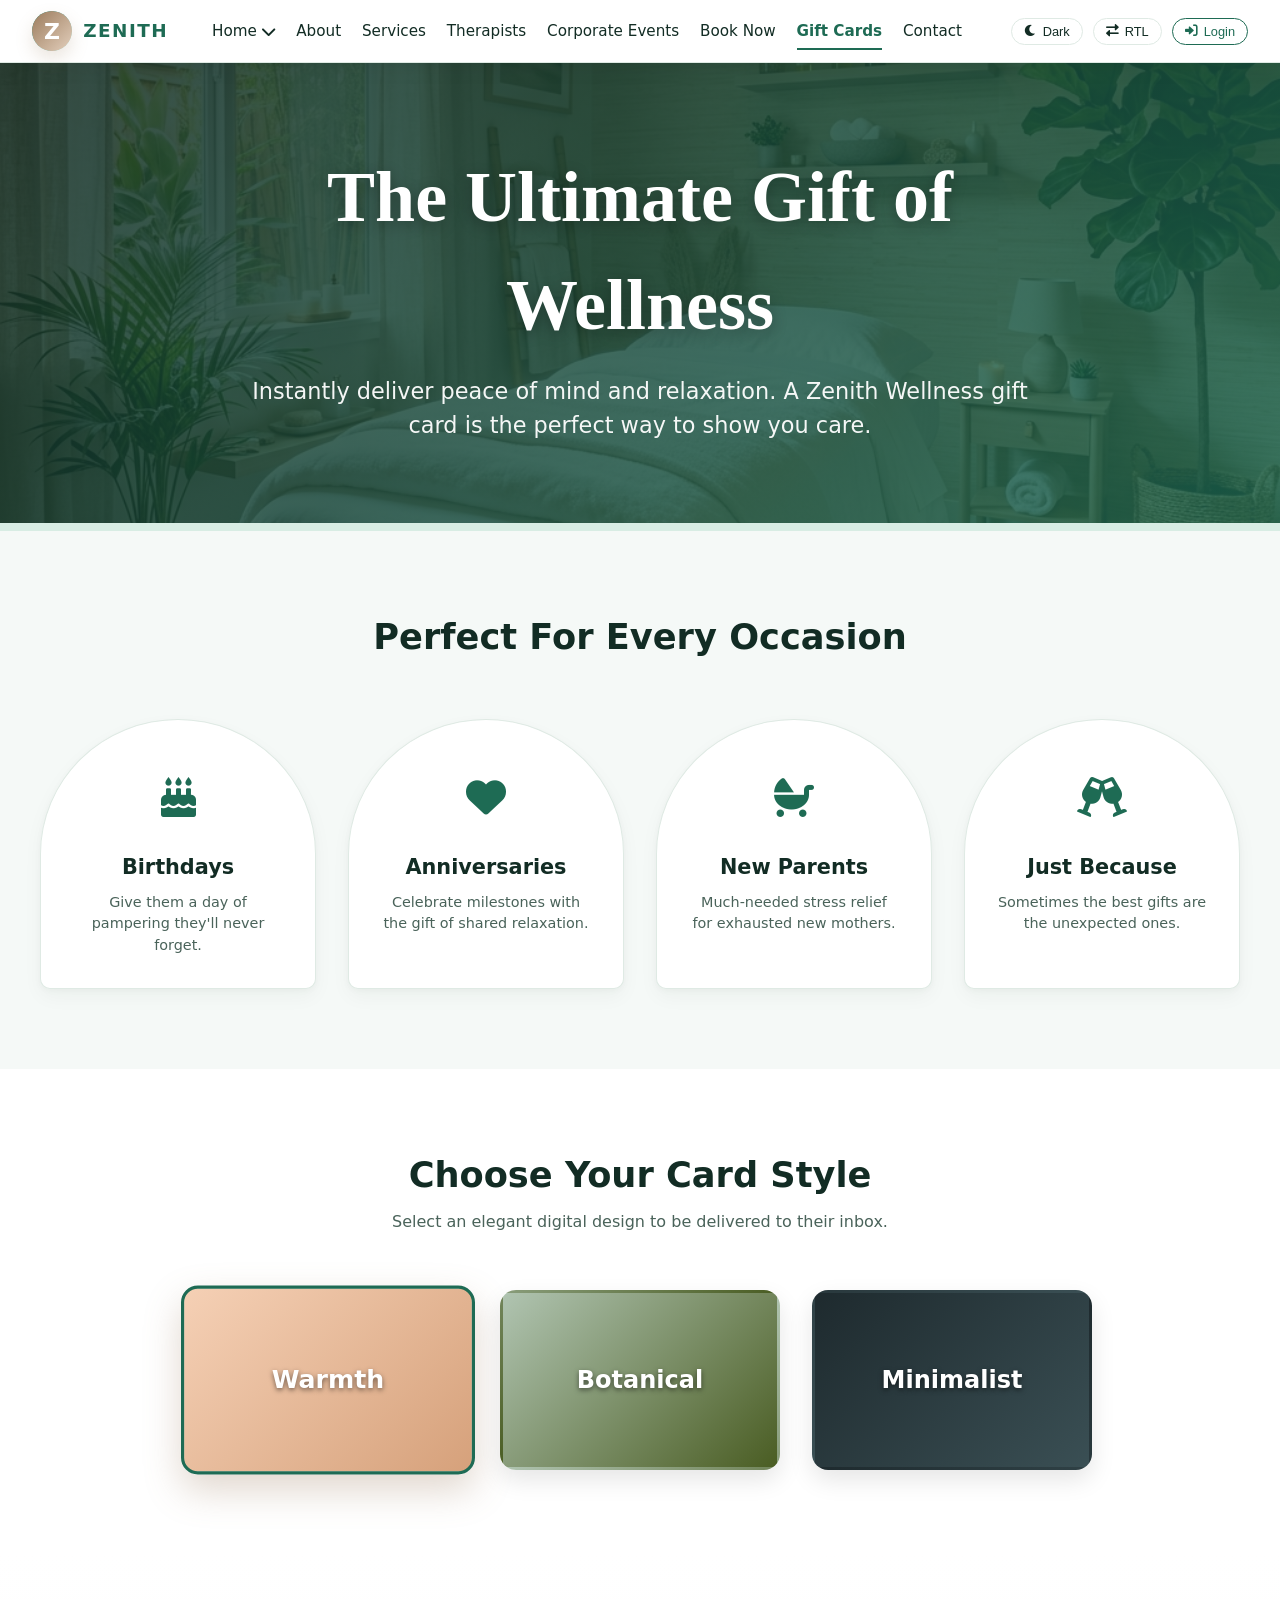
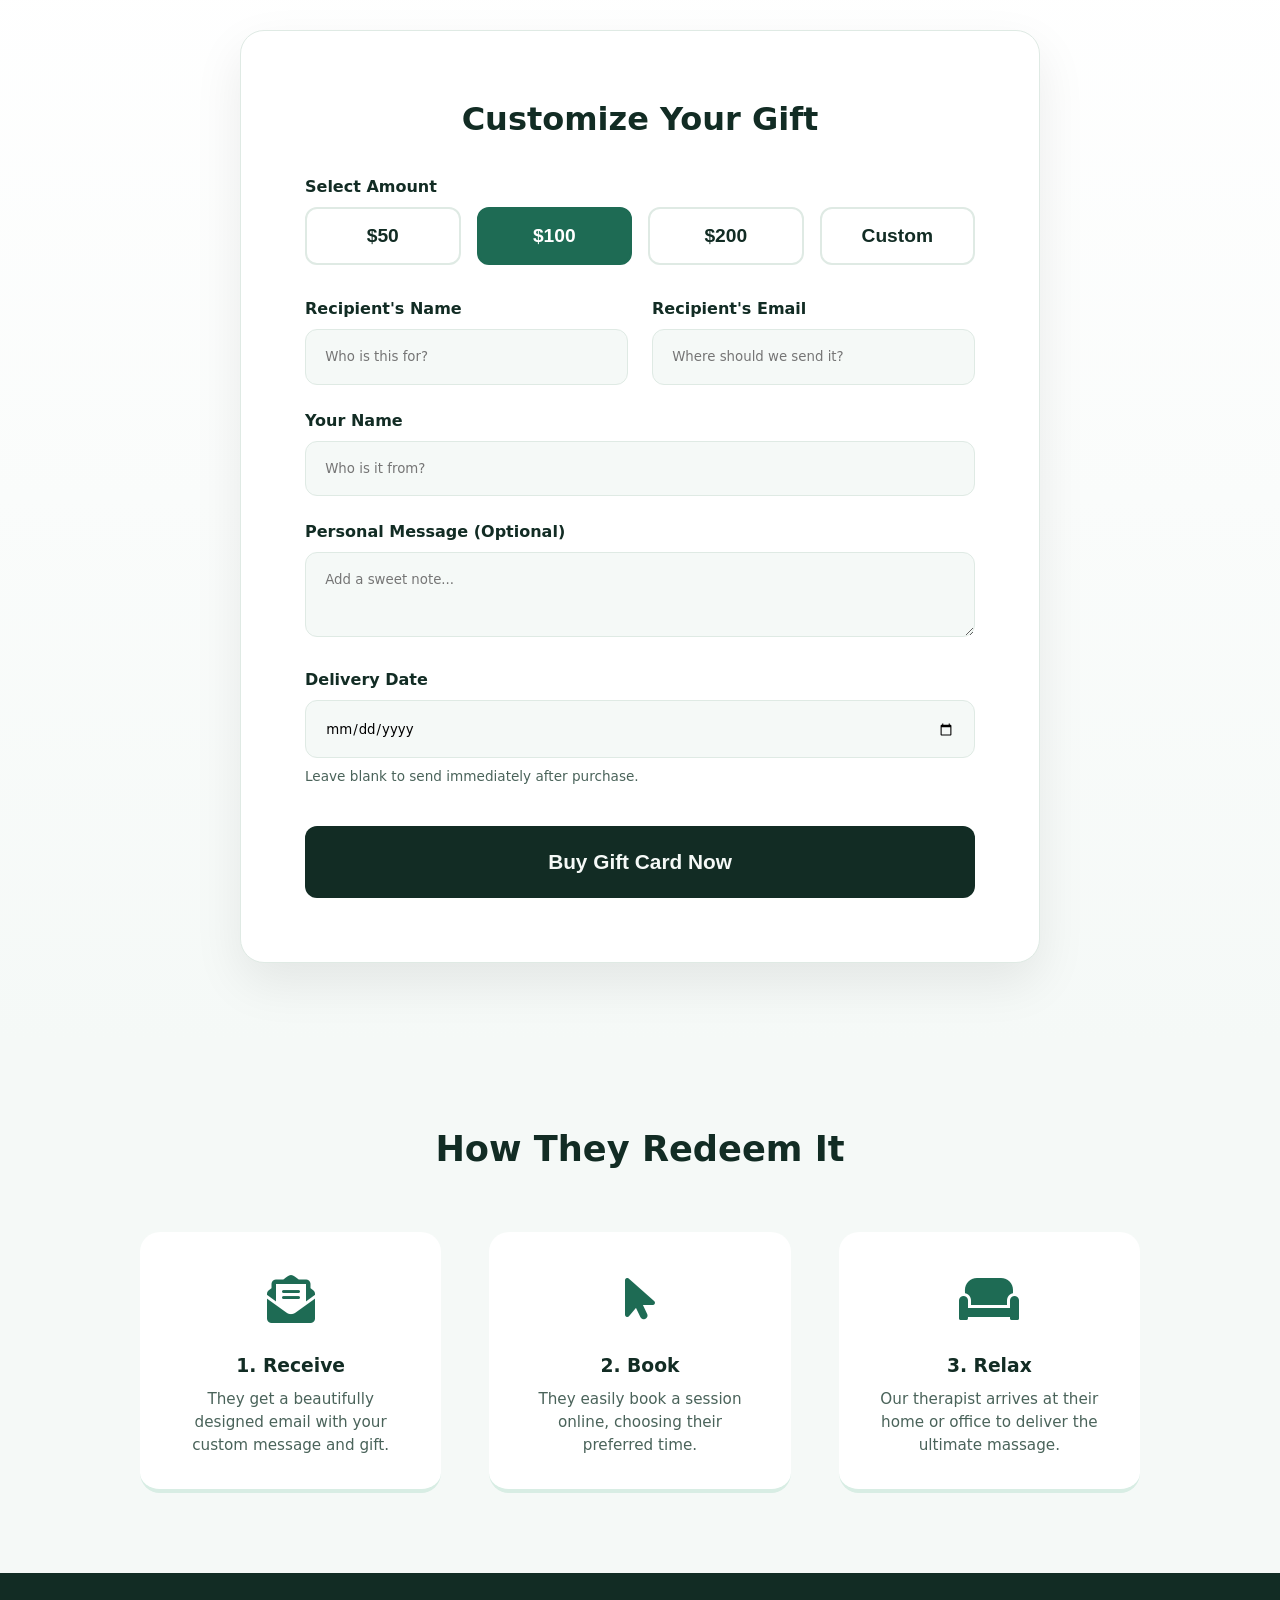
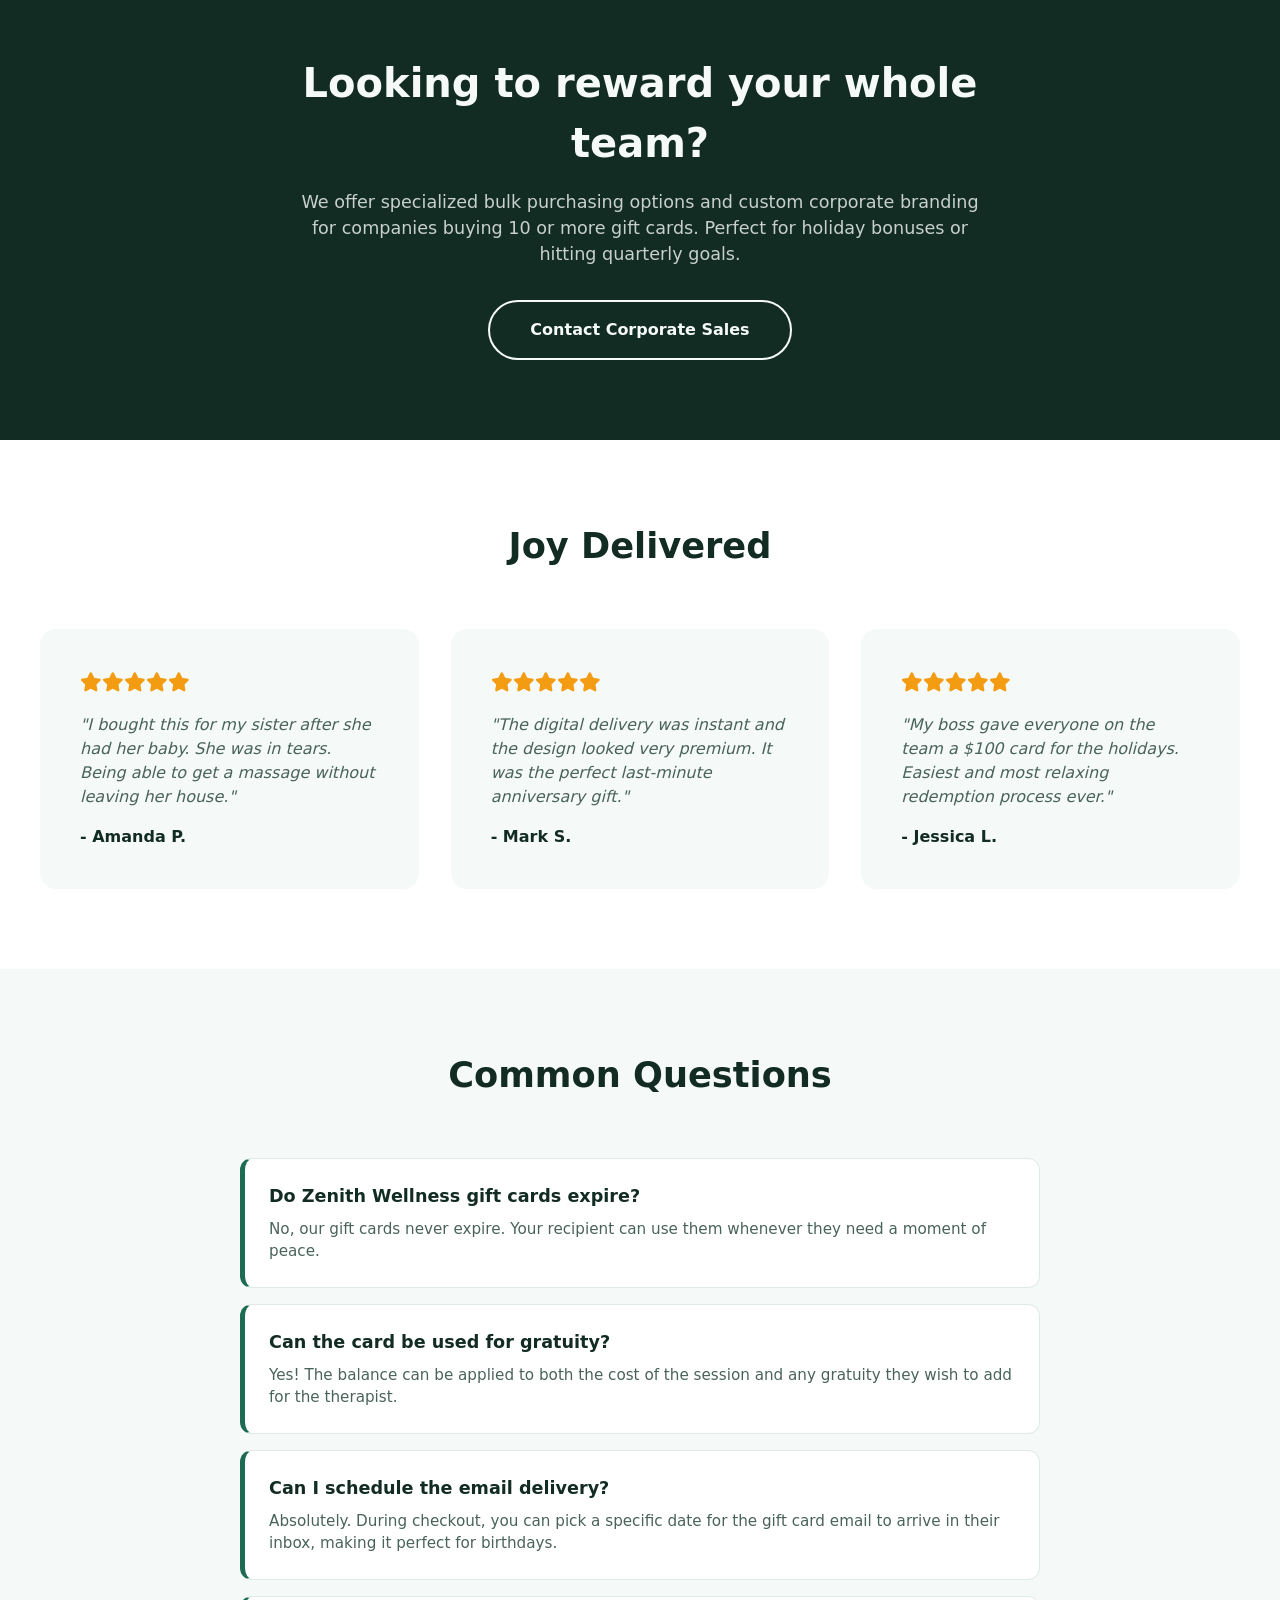
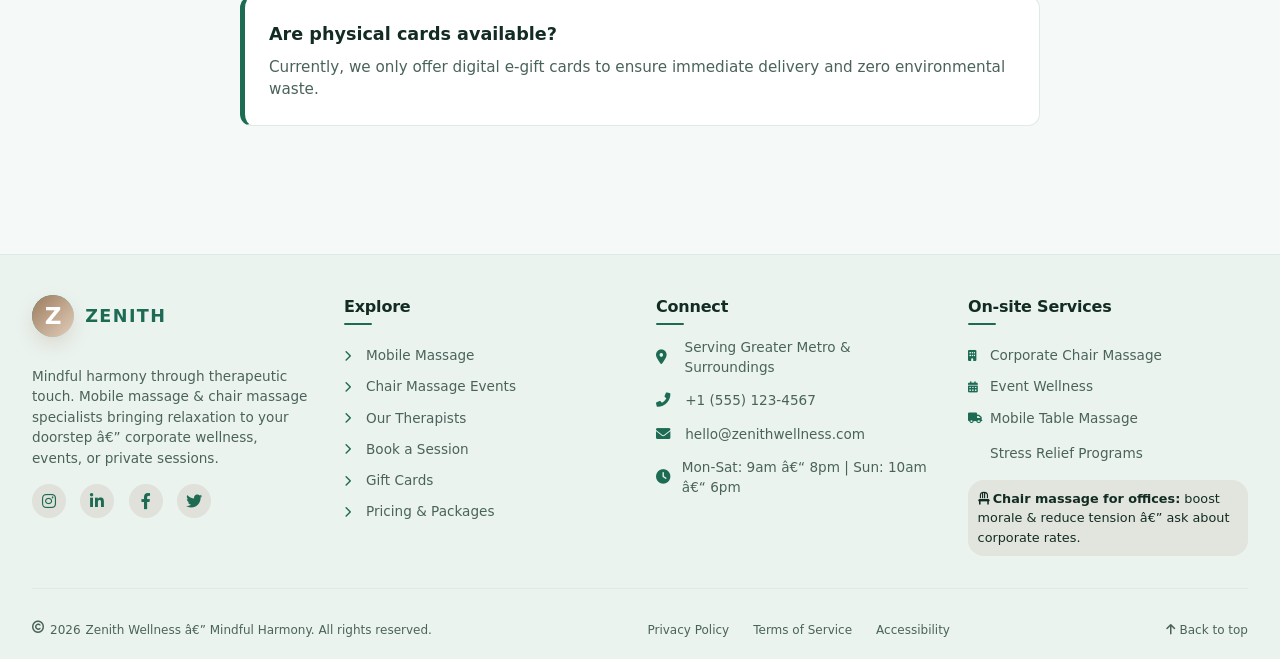
<file: gift card.html>
﻿<!DOCTYPE html>
<html lang="en">
<head>
  <meta charset="UTF-8">
  <meta name="viewport" content="width=device-width, initial-scale=1.0, viewport-fit=cover">
  <title>Zenith Wellness | Mindful Harmony</title>
  <!-- Font Awesome 6 -->
  <link rel="stylesheet" href="fontawesome/fontawesome-free-6.0.0-web/css/all.min.css">
  <style>
    * {
      margin: 0;
      padding: 0;
      box-sizing: border-box;
      transition: background-color 0.2s ease, color 0.2s ease, border-color 0.2s ease;
    }

    /* LIGHT MODE (default) */
    :root {
      --bg-body: #f5f9f7;
      --bg-surface: #ffffff;
      --bg-card: #ffffff;
      --text-primary: #122c24;
      --text-secondary: #4a635a;
      --accent: #1e6b54;
      --accent-light: #d8ede4;
      --border: #dfeae4;
      --shadow-sm: 0 8px 20px rgba(18, 44, 36, 0.04), 0 2px 6px rgba(18, 44, 36, 0.03);
      --accent-text: #ffffff;
      --navbar-bg: #ffffff;
      --footer-bg: #ebf3ef;
      --link-hover: #144f3d;
      --active-link: #1e6b54;
    }

    body.dark-mode {
      --bg-body: #0a1411;
      --bg-surface: #11201b;
      --bg-card: #182c26;
      --text-primary: #f0f7f4;
      --text-secondary: #a3bdae;
      --accent: #4dd0a8;
      --accent-light: #1c4d3f;
      --border: #243e35;
      --accent-text: #051410;
      --navbar-bg: #0d1a16;
      --footer-bg: #070e0c;
      --shadow-sm: 0 8px 20px rgba(0, 0, 0, 0.4);
      --link-hover: #7af2cc;
      --active-link: #4dd0a8;
    }

    body {
      font-family: 'Segoe UI', 'Inter', system-ui, -apple-system, BlinkMacSystemFont, sans-serif;
      background-color: var(--bg-body);
      color: var(--text-primary);
      line-height: 1.5;
      scroll-behavior: smooth;
      min-height: 100vh;
      display: flex;
      flex-direction: column;
    }

    h1, h2, h3, h4, h5, h6 {
      font-weight: 600;
    }
    p {
      font-weight: 450;
    }

    /* STICKY NAVBAR - one line flex */
    .navbar {
      position: sticky;
      top: 0;
      z-index: 1000;
      background: var(--navbar-bg);
      box-shadow: var(--shadow-sm);
      border-bottom: 1px solid var(--border);
      padding: 0.7rem 2rem;
    }

    .nav-container {
      display: grid;
      grid-template-columns: auto 1fr auto;
      align-items: center;
      max-width: 1400px;
      margin: 0 auto;
      gap: 1rem;
      position: relative;
    }

    /* Logo area */
    .logo {
      font-size: 1.35rem;
      font-weight: 700;
      letter-spacing: -0.02em;
      color: var(--accent);
      text-decoration: none;
      display: inline-flex;
      align-items: center;
      gap: 0.7rem;
      white-space: nowrap;
      font-family: 'Segoe UI', 'Inter', system-ui, -apple-system, BlinkMacSystemFont, sans-serif;
    }

    .logo-mark {
      width: 40px;
      height: 40px;
      border-radius: 50%;
      display: grid;
      place-items: center;
      background: linear-gradient(135deg, var(--accent) 0%, var(--accent-light) 100%);
      color: var(--accent-text);
      font-size: 1rem;
      font-weight: 700;
      box-shadow: 0 8px 18px rgba(155, 123, 92, 0.2);
      flex-shrink: 0;
    }

    .logo-text {
      font-size: 1.15rem;
      font-weight: 700;
      text-transform: uppercase;
      letter-spacing: 0.08em;
    }

    /* Hamburger button (right side on mobile) */
    .hamburger {
      display: none;
      font-size: 1.8rem;
      background: none;
      border: none;
      cursor: pointer;
      color: var(--text-primary);
      order: 3;
      z-index: 1002;
    }

    /* Desktop navigation wrapper */
    .nav-menu {
      display: contents;
      align-items: center;
      gap: 1.2rem;
    }

    .nav-links {
      display: flex;
      gap: 1.3rem;
      list-style: none;
      align-items: center;
      flex-wrap: nowrap;
      justify-self: center;
    }

    .nav-links li {
      position: relative;
    }

    .nav-links li a {
      text-decoration: none;
      font-weight: 500;
      color: var(--text-primary);
      padding: 0.5rem 0;
      transition: color 0.2s, border-bottom 0.2s;
      font-size: 0.95rem;
      white-space: nowrap;
      position: relative;
    }

    .nav-link.dropdown-toggle {
      display: inline-flex;
      align-items: center;
      gap: 0.35rem;
      cursor: pointer;
    }

    .dropdown-menu {
      position: absolute;
      top: calc(100% + 0.35rem);
      left: 0;
      min-width: 10rem;
      background: var(--bg-surface);
      border: 1px solid var(--border);
      border-radius: 14px;
      box-shadow: var(--shadow-sm);
      padding: 0.45rem;
      display: none;
      flex-direction: column;
      gap: 0.25rem;
      z-index: 1001;
    }

    .dropdown-menu.show {
      display: flex;
    }

    .dropdown-link {
      padding: 0.55rem 0.7rem;
      border-radius: 10px;
      color: var(--text-primary);
      font-size: 0.92rem;
      text-decoration: none;
      transition: background-color 0.2s ease, color 0.2s ease;
    }

    .dropdown-link:hover {
      background: var(--accent-light);
      color: var(--link-hover);
    }

    .nav-links li a:hover {
      color: var(--link-hover);
    }

    .nav-links li a.active {
      color: var(--active-link);
      border-bottom: 2px solid var(--active-link);
      font-weight: 600;
    }

    /* action buttons: Dark mode, RTL, Login (register removed) */
    .action-buttons {
      display: flex;
      align-items: center;
      gap: 10px;
      margin-left: 0.3rem;
      justify-self: end;
    }

    .icon-btn {
      background: var(--bg-surface);
      border: 1px solid var(--border);
      padding: 5px 12px;
      border-radius: 40px;
      cursor: pointer;
      display: inline-flex;
      align-items: center;
      gap: 6px;
      font-weight: 500;
      font-size: 0.8rem;
      color: var(--text-primary);
      transition: all 0.2s;
    }

    .icon-btn:hover {
      background: var(--accent-light);
      border-color: var(--accent);
      color: #1e2a2e;
    }

    .btn-outline {
      background: transparent;
      border: 1px solid var(--accent);
      padding: 5px 12px;
      border-radius: 40px;
      cursor: pointer;
      font-weight: 500;
      color: var(--accent);
      transition: all 0.2s;
      font-size: 0.8rem;
      display: inline-flex;
      align-items: center;
      gap: 6px;
    }

    .btn-outline:hover {
      background: var(--accent);
      color: var(--accent-text);
    }

    main {
      flex: 1;
    }

    /* ========== ENHANCED FOOTER STYLES (same color, font, variables) ========== */
    .site-footer {
      background: var(--footer-bg);
      border-top: 1px solid var(--border);
      margin-top: 3rem;
      font-size: 0.9rem;
    }

    .footer-container {
      max-width: 1300px;
      margin: 0 auto;
      padding: 2.5rem 2rem 1.2rem 2rem;
    }

    .footer-grid {
      display: grid;
      grid-template-columns: repeat(4, 1fr);
      gap: 2rem;
      margin-bottom: 2rem;
      border-bottom: 1px solid var(--border);
      padding-bottom: 2rem;
    }

    /* Brand column (logo identical to navbar) */
    .footer-brand .footer-logo {
      display: inline-flex;
      align-items: center;
      gap: 0.7rem;
      margin-bottom: 1rem;
      text-decoration: none;
    }

    .footer-brand .logo-mark {
      width: 42px;
      height: 42px;
      font-size: 1rem;
    }

    .footer-brand .logo-text {
      font-size: 1.1rem;
      font-weight: 700;
      text-transform: uppercase;
      letter-spacing: 0.08em;
      color: var(--accent);
    }

    .footer-description {
      color: var(--text-secondary);
      font-size: 0.85rem;
      line-height: 1.5;
      margin: 0.8rem 0 1rem 0;
    }

    .footer-heading {
      font-weight: 600;
      font-size: 1rem;
      margin-bottom: 1.1rem;
      letter-spacing: -0.2px;
      color: var(--text-primary);
      position: relative;
      display: inline-block;
    }

    .footer-heading:after {
      content: '';
      position: absolute;
      bottom: -6px;
      left: 0;
      width: 28px;
      height: 2px;
      background: var(--accent);
      border-radius: 2px;
    }

    .footer-links-list {
      list-style: none;
      margin-top: 0.5rem;
    }

    .footer-links-list li {
      margin-bottom: 0.6rem;
    }

    .footer-links-list a {
      color: var(--text-secondary);
      text-decoration: none;
      transition: all 0.2s ease;
      font-size: 0.85rem;
      display: inline-flex;
      align-items: center;
      gap: 6px;
    }

    .footer-links-list a i {
      font-size: 0.7rem;
      width: 1rem;
      color: var(--accent);
    }

    .footer-links-list a:hover {
      color: var(--link-hover);
      transform: translateX(3px);
    }

    .contact-info-item {
      display: flex;
      align-items: center;
      gap: 10px;
      margin-bottom: 0.8rem;
      font-size: 0.85rem;
      color: var(--text-secondary);
    }

    .contact-info-item i {
      width: 1.2rem;
      color: var(--accent);
      font-size: 0.9rem;
    }

    .contact-info-item a {
      color: var(--text-secondary);
      text-decoration: none;
    }

    .contact-info-item a:hover {
      color: var(--link-hover);
      text-decoration: underline;
    }

    .social-links-footer {
      display: flex;
      gap: 0.9rem;
      margin-top: 1rem;
    }

    .social-links-footer a {
      background: rgba(155, 123, 92, 0.15);
      width: 34px;
      height: 34px;
      border-radius: 50%;
      display: inline-flex;
      align-items: center;
      justify-content: center;
      color: var(--accent);
      font-size: 1rem;
      transition: all 0.25s;
      text-decoration: none;
    }

    .social-links-footer a:hover {
      background: var(--accent);
      color: var(--accent-text);
      transform: translateY(-2px);
    }

    .footer-bottom {
      display: flex;
      flex-wrap: wrap;
      justify-content: space-between;
      align-items: center;
      gap: 1rem;
      font-size: 0.75rem;
      color: var(--text-secondary);
    }

    .footer-bottom .copyright {
      display: flex;
      gap: 5px;
      flex-wrap: wrap;
    }

    .footer-bottom .legal-links {
      display: flex;
      gap: 1.5rem;
    }

    .footer-bottom .legal-links a {
      color: var(--text-secondary);
      text-decoration: none;
    }

    .footer-bottom .legal-links a:hover {
      color: var(--link-hover);
      text-decoration: underline;
    }

    /* responsive */
    @media (max-width: 992px) {
      .footer-grid {
        grid-template-columns: repeat(2, 1fr);
        gap: 1.8rem;
      }
    }
    @media (max-width: 640px) {
      .footer-container {
        padding: 2rem 1.2rem 1rem;
      }
      .footer-grid {
        grid-template-columns: 1fr;
        gap: 2rem;
      }
      .footer-bottom {
        flex-direction: column;
        text-align: center;
        justify-content: center;
      }
      .legal-links {
        justify-content: center;
      }
    }

    /* RTL adjustments */
    html[dir="rtl"] .footer-heading:after {
      left: auto;
      right: 0;
    }
    html[dir="rtl"] .footer-links-list a i {
      transform: scaleX(-1);
    }
    html[dir="rtl"] .footer-links-list a:hover {
      transform: translateX(-3px);
    }

    /* Mobile navbar remains untouched */
    @media (max-width: 1024px) {
      .navbar {
        padding: 0.7rem 1.2rem;
      }
      .nav-container {
        display: flex;
        justify-content: space-between;
        flex-wrap: nowrap;
      }
      .hamburger {
        display: block;
      }
      .dropdown-menu {
        position: static;
        margin-top: 0.35rem;
        box-shadow: none;
        border-radius: 12px;
      }
      .nav-menu {
        display: flex;
        position: fixed;
        top: 72px;
        right: -100%;
        width: 78%;
        max-width: 340px;
        height: calc(100vh - 72px);
        background: var(--navbar-bg);
        backdrop-filter: blur(8px);
        flex-direction: column;
        align-items: stretch;
        justify-content: flex-start;
        padding: 2rem 1.8rem;
        transition: right 0.3s cubic-bezier(0.2, 0.9, 0.4, 1.1);
        box-shadow: -8px 0 28px rgba(0, 0, 0, 0.25);
        z-index: 999;
        border-left: 1px solid var(--border);
        gap: 2rem;
        overflow-y: auto;
      }
      .nav-menu.active {
        right: 0;
      }
      .nav-links {
        flex-direction: column;
        align-items: flex-start;
        width: 100%;
        gap: 1.4rem;
      }
      .nav-links li {
        width: 100%;
      }
      .nav-links li a {
        white-space: normal;
        font-size: 1.1rem;
        display: block;
        width: 100%;
        padding: 0.3rem 0;
      }
      .action-buttons {
        flex-direction: column;
        align-items: stretch;
        width: 100%;
        gap: 12px;
        margin-left: 0;
      }
      .action-buttons .icon-btn,
      .action-buttons .btn-outline {
        justify-content: center;
        width: 100%;
        text-align: center;
      }
    }

    /* GIFT CARD UNIQUE DESIGN */
    .hero-gift {
      position: relative;
      padding: 9rem 2rem;
      text-align: center;
      background: url('images/booking_hero_clear.png') center/cover no-repeat;
      color: white;
      border-bottom: 8px solid var(--accent-light);
    }
    .hero-gift::before {
      content: '';
      position: absolute;
      top: 0; left: 0; right: 0; bottom: 0;
      background: linear-gradient(135deg, rgba(18, 44, 36, 0.85) 0%, rgba(30, 107, 84, 0.8) 100%);
    }
    .hero-gift-content {
      position: relative;
      z-index: 1;
      max-width: 800px;
      margin: 0 auto;
    }
    .hero-gift-title {
      font-size: 4.5rem;
      font-weight: 800;
      margin-bottom: 1rem;
      font-family: serif;
      text-shadow: 0 4px 15px rgba(0,0,0,0.3);
    }
    .hero-gift-subtitle {
      font-size: 1.4rem;
      font-weight: 400;
      opacity: 0.95;
    }

    /* Gift Occasions Grid */
    .gift-occasions {
      padding: 5rem 2rem;
      background: var(--bg-body);
    }
    .occasions-header {
      text-align: center;
      margin-bottom: 3.5rem;
    }
    .occ-grid {
      display: grid;
      grid-template-columns: repeat(auto-fit, minmax(240px, 1fr));
      gap: 2rem;
      max-width: 1200px;
      margin: 0 auto;
    }
    .occ-card {
      background: var(--bg-surface);
      border-radius: 50% 50% 10px 10px;
      padding: 3rem 2rem 2rem;
      text-align: center;
      border: 1px solid var(--border);
      box-shadow: var(--shadow-sm);
      transition: all 0.4s ease;
      position: relative;
      overflow: hidden;
    }
    .occ-card:hover {
      transform: translateY(-10px);
      border-color: var(--accent);
    }
    .occ-icon {
      font-size: 2.5rem;
      color: var(--accent);
      margin-bottom: 1.5rem;
    }
    .occ-title {
      font-weight: 700;
      font-size: 1.3rem;
      margin-bottom: 0.5rem;
      color: var(--text-primary);
    }

    /* Card Design Selector */
    .gift-designs {
      padding: 6rem 2rem;
      background: var(--bg-surface);
    }
    .design-gallery {
      display: flex;
      gap: 2rem;
      justify-content: center;
      flex-wrap: wrap;
      max-width: 1000px;
      margin: 0 auto;
    }
    .design-preview {
      width: 280px;
      height: 180px;
      border-radius: 16px;
      position: relative;
      cursor: pointer;
      box-shadow: 0 10px 25px rgba(0,0,0,0.1);
      transition: transform 0.3s, box-shadow 0.3s;
      border: 3px solid transparent;
      display: flex;
      align-items: center;
      justify-content: center;
      color: white;
      font-size: 1.5rem;
      font-weight: 700;
      text-shadow: 0 2px 5px rgba(0,0,0,0.5);
    }
    .design-preview:hover, .design-preview.selected {
      transform: scale(1.05);
      border-color: var(--accent);
      box-shadow: 0 15px 35px rgba(155,123,92,0.3);
    }
    .d-1 { background: linear-gradient(135deg, #f5d0b5, #d6a17b); }
    .d-2 { background: linear-gradient(135deg, #b0c4b1, #4a5d23); }
    .d-3 { background: linear-gradient(135deg, #1e2a2e, #3a4f54); }

    /* The Purchase Form */
    .gift-purchase {
      padding: 6rem 2rem;
      background: linear-gradient(to bottom, var(--bg-surface), var(--bg-body));
    }
    .purchase-box {
      max-width: 800px;
      margin: 0 auto;
      background: var(--bg-card);
      border-radius: 24px;
      box-shadow: 0 20px 50px rgba(0,0,0,0.08);
      padding: 4rem;
      border: 1px solid var(--border);
    }
    .amount-grid {
      display: grid;
      grid-template-columns: repeat(4, 1fr);
      gap: 1rem;
      margin-bottom: 2rem;
    }
    .amount-btn {
      padding: 1rem;
      background: transparent;
      border: 2px solid var(--border);
      border-radius: 12px;
      font-size: 1.2rem;
      font-weight: 700;
      color: var(--text-primary);
      cursor: pointer;
      transition: all 0.2s;
    }
    .amount-btn:hover, .amount-btn.active {
      background: var(--accent);
      color: var(--accent-text);
      border-color: var(--accent);
    }
    .gift-form-group {
      margin-bottom: 1.5rem;
    }
    .gift-label {
      display: block;
      font-weight: 600;
      margin-bottom: 0.5rem;
      color: var(--text-primary);
    }
    .gift-input {
      width: 100%;
      padding: 1.2rem;
      border: 1px solid var(--border);
      border-radius: 12px;
      background: var(--bg-body);
      font-family: inherit;
    }
    .gift-input:focus {
      outline: none;
      border-color: var(--accent);
    }
    .checkout-btn {
      width: 100%;
      padding: 1.5rem;
      background: var(--text-primary);
      color: var(--bg-body);
      font-size: 1.3rem;
      font-weight: 800;
      border: none;
      border-radius: 12px;
      cursor: pointer;
      transition: all 0.3s;
      margin-top: 1rem;
    }
    .checkout-btn:hover { 
      background: var(--accent); 
      color: var(--accent-text);
    }
    @media (max-width: 600px) {
      .amount-grid { grid-template-columns: 1fr 1fr; }
      .purchase-box { padding: 2rem; }
    }

    /* How It Works (Redemption) */
    .gift-how {
      padding: 5rem 2rem;
      background: var(--bg-body);
    }
    .how-steps-flex {
      display: flex;
      justify-content: center;
      gap: 3rem;
      max-width: 1000px;
      margin: 0 auto;
      flex-wrap: wrap;
    }
    .h-step {
      flex: 1;
      min-width: 250px;
      text-align: center;
      padding: 2rem;
      background: var(--bg-surface);
      border-radius: 20px;
      border-bottom: 4px solid var(--accent-light);
    }
    .h-step-icon {
      font-size: 3rem;
      color: var(--accent);
      margin-bottom: 1rem;
    }
    
    /* Corporate Bulk Orders */
    .gift-corporate {
      padding: 6rem 2rem;
      background: #122c24;
      color: #f5f9f7;
      text-align: center;
    }
    .corp-gift-content {
      max-width: 700px;
      margin: 0 auto;
    }
    .corp-gift-content h2 { font-size: 2.5rem; margin-bottom: 1rem; color: #f5f9f7; }
    .corp-gift-content p { font-size: 1.1rem; opacity: 0.8; margin-bottom: 2rem; }
    .btn-corp-gift {
      background: transparent;
      border: 2px solid #f5f9f7;
      color: #f5f9f7;
      padding: 1rem 2.5rem;
      border-radius: 30px;
      font-weight: 700;
      text-decoration: none;
      display: inline-block;
      transition: all 0.3s;
    }
    .btn-corp-gift:hover {
      background: #f5f9f7;
      color: #122c24;
    }

    /* Gift Reviews */
    .gift-reviews {
      padding: 6rem 2rem;
      background: var(--bg-surface);
    }
    .review-grid {
      display: grid;
      grid-template-columns: repeat(auto-fit, minmax(300px, 1fr));
      gap: 2rem;
      max-width: 1200px;
      margin: 0 auto;
    }
    .g-review {
      background: var(--bg-body);
      padding: 2.5rem;
      border-radius: 16px;
      position: relative;
    }
    .g-review .stars { color: #f39c12; margin-bottom: 1rem; font-size: 1.2rem; }
    .g-review-text { font-style: italic; color: var(--text-secondary); margin-bottom: 1rem; }
    .g-review-author { font-weight: 700; color: var(--text-primary); }

    /* Gift FAQ */
    .gift-faq {
      padding: 6rem 2rem;
      background: var(--bg-body);
    }
    .g-faq-container {
      max-width: 800px;
      margin: 0 auto;
      display: flex;
      flex-direction: column;
      gap: 1rem;
    }
    .g-faq-box {
      background: var(--bg-surface);
      padding: 1.5rem;
      border-radius: 12px;
      border: 1px solid var(--border);
      border-left: 5px solid var(--accent);
    }
    .g-faq-q {
      font-weight: 700;
      font-size: 1.1rem;
      color: var(--text-primary);
      margin-bottom: 0.5rem;
    }
    .g-faq-a { color: var(--text-secondary); font-size: 0.95rem; }
    .form-row {
      display: grid;
      grid-template-columns: 1fr 1fr;
      gap: 1.5rem;
      margin-bottom: 1.5rem;
    }
    @media (max-width: 768px) {
      .form-row {
        grid-template-columns: 1fr;
      }
    }
  </style>
  <link rel="stylesheet" href="responsive.css">
  <link rel="icon" type="image/svg+xml" href="images/favicon.svg">
</head>
<body>

<header class="navbar" id="mainNavbar">
  <div class="nav-container">
    <a href="index.html" class="logo" id="logoLink">
      <img src="images/favicon.svg" alt="Zenith Logo" class="logo-mark">
      <span class="logo-text">Zenith</span>
    </a>
    <button class="hamburger" id="hamburgerBtn" aria-label="Menu">
      <i class="fas fa-bars"></i>
    </button>
    <div class="nav-menu" id="navMenu">
      <ul class="nav-links" id="navLinks">
        <li>
          <a href="index.html" class="nav-link dropdown-toggle" id="homeDropdownToggle" aria-expanded="false">
            Home <i class="fas fa-chevron-down"></i>
          </a>
          <div class="dropdown-menu" id="homeDropdownMenu">
            <a href="index.html" class="dropdown-link">Home 1</a>
            <a href="home2.html" class="dropdown-link">Home 2</a>
          </div>
        </li>
        <li><a href="about.html" class="nav-link">About</a></li>
        <li><a href="services.html" class="nav-link">Services</a></li>
        <li><a href="therapists.html" class="nav-link">Therapists</a></li>
        <li><a href="corporate events.html" class="nav-link">Corporate Events</a></li>
        <li><a href="book now.html" class="nav-link">Book Now</a></li>
        <li><a href="gift card.html" class="nav-link">Gift Cards</a></li>
        <li><a href="contact.html" class="nav-link">Contact</a></li>
      </ul>
      <div class="action-buttons">
        <button class="icon-btn" id="darkModeToggle"><i class="fas fa-moon"></i> <span>Dark</span></button>
        <button class="icon-btn" id="rtlToggleBtn"><i class="fas fa-exchange-alt"></i> RTL</button>
        <button class="btn-outline" id="loginBtn" onclick="window.location.href='login.html'"><i class="fas fa-sign-in-alt"></i> Login</button>
      </div>
    </div>
  </div>
</header>

<main>
  <!-- 1. Hero Section -->
  <section class="hero-gift">
    <div class="hero-gift-content">
      <h1 class="hero-gift-title">The Ultimate Gift of Wellness</h1>
      <p class="hero-gift-subtitle">Instantly deliver peace of mind and relaxation. A Zenith Wellness gift card is the perfect way to show you care.</p>
    </div>
  </section>

  <!-- 2. Gift Occasions -->
  <section class="gift-occasions">
    <div class="occasions-header">
      <h2 style="font-size: 2.2rem; color: var(--text-primary);">Perfect For Every Occasion</h2>
    </div>
    <div class="occ-grid">
      <div class="occ-card">
        <div class="occ-icon"><i class="fas fa-birthday-cake"></i></div>
        <h3 class="occ-title">Birthdays</h3>
        <p style="color: var(--text-secondary); font-size: 0.9rem;">Give them a day of pampering they'll never forget.</p>
      </div>
      <div class="occ-card">
        <div class="occ-icon"><i class="fas fa-heart"></i></div>
        <h3 class="occ-title">Anniversaries</h3>
        <p style="color: var(--text-secondary); font-size: 0.9rem;">Celebrate milestones with the gift of shared relaxation.</p>
      </div>
      <div class="occ-card">
        <div class="occ-icon"><i class="fas fa-baby-carriage"></i></div>
        <h3 class="occ-title">New Parents</h3>
        <p style="color: var(--text-secondary); font-size: 0.9rem;">Much-needed stress relief for exhausted new mothers.</p>
      </div>
      <div class="occ-card">
        <div class="occ-icon"><i class="fas fa-glass-cheers"></i></div>
        <h3 class="occ-title">Just Because</h3>
        <p style="color: var(--text-secondary); font-size: 0.9rem;">Sometimes the best gifts are the unexpected ones.</p>
      </div>
    </div>
  </section>

  <!-- 3. Choose Your Card Design -->
  <section class="gift-designs">
    <div class="occasions-header">
      <h2 style="font-size: 2.2rem; color: var(--text-primary);">Choose Your Card Style</h2>
      <p style="color: var(--text-secondary); margin-top: 0.5rem;">Select an elegant digital design to be delivered to their inbox.</p>
    </div>
    <div class="design-gallery">
      <div class="design-preview d-1 selected">Warmth</div>
      <div class="design-preview d-2">Botanical</div>
      <div class="design-preview d-3">Minimalist</div>
    </div>
  </section>

  <!-- 4. The Purchase Form -->
  <section class="gift-purchase">
    <div class="purchase-box">
      <h2 style="font-size: 2rem; margin-bottom: 2rem; text-align: center; color: var(--text-primary);">Customize Your Gift</h2>
      <div class="gift-form-group">
        <label class="gift-label">Select Amount</label>
        <div class="amount-grid">
          <button class="amount-btn">$50</button>
          <button class="amount-btn active">$100</button>
          <button class="amount-btn">$200</button>
          <button class="amount-btn">Custom</button>
        </div>
      </div>
      <div class="form-row">
        <div>
          <label class="gift-label">Recipient's Name</label>
          <input type="text" class="gift-input" placeholder="Who is this for?">
        </div>
        <div>
          <label class="gift-label">Recipient's Email</label>
          <input type="email" class="gift-input" placeholder="Where should we send it?">
        </div>
      </div>
      <div class="gift-form-group">
        <label class="gift-label">Your Name</label>
        <input type="text" class="gift-input" placeholder="Who is it from?">
      </div>
      <div class="gift-form-group">
        <label class="gift-label">Personal Message (Optional)</label>
        <textarea class="gift-input" rows="3" placeholder="Add a sweet note..."></textarea>
      </div>
      <div class="gift-form-group">
        <label class="gift-label">Delivery Date</label>
        <input type="date" class="gift-input" title="Leave blank to send instantly">
        <p style="font-size: 0.85rem; color: var(--text-secondary); margin-top: 0.5rem;">Leave blank to send immediately after purchase.</p>
      </div>
      <button class="checkout-btn" onclick="alert('Redirecting to secure checkout gateway...')">Buy Gift Card Now</button>
    </div>
  </section>

  <!-- 5. How It Works (Redemption) -->
  <section class="gift-how">
    <div class="occasions-header">
      <h2 style="font-size: 2.2rem; color: var(--text-primary);">How They Redeem It</h2>
    </div>
    <div class="how-steps-flex">
      <div class="h-step">
        <div class="h-step-icon"><i class="fas fa-envelope-open-text"></i></div>
        <h3 style="margin-bottom: 0.5rem; color: var(--text-primary);">1. Receive</h3>
        <p style="color: var(--text-secondary); font-size: 0.95rem;">They get a beautifully designed email with your custom message and gift.</p>
      </div>
      <div class="h-step">
        <div class="h-step-icon"><i class="fas fa-mouse-pointer"></i></div>
        <h3 style="margin-bottom: 0.5rem; color: var(--text-primary);">2. Book</h3>
        <p style="color: var(--text-secondary); font-size: 0.95rem;">They easily book a session online, choosing their preferred time.</p>
      </div>
      <div class="h-step">
        <div class="h-step-icon"><i class="fas fa-couch"></i></div>
        <h3 style="margin-bottom: 0.5rem; color: var(--text-primary);">3. Relax</h3>
        <p style="color: var(--text-secondary); font-size: 0.95rem;">Our therapist arrives at their home or office to deliver the ultimate massage.</p>
      </div>
    </div>
  </section>

  <!-- 6. Corporate Bulk Orders -->
  <section class="gift-corporate">
    <div class="corp-gift-content">
      <h2>Looking to reward your whole team?</h2>
      <p>We offer specialized bulk purchasing options and custom corporate branding for companies buying 10 or more gift cards. Perfect for holiday bonuses or hitting quarterly goals.</p>
      <a href="corporate events.html" class="btn-corp-gift">Contact Corporate Sales</a>
    </div>
  </section>

  <!-- 7. Gift Reviews -->
  <section class="gift-reviews">
    <div class="occasions-header">
      <h2 style="font-size: 2.2rem; color: var(--text-primary);">Joy Delivered</h2>
    </div>
    <div class="review-grid">
      <div class="g-review">
        <div class="stars"><i class="fas fa-star"></i><i class="fas fa-star"></i><i class="fas fa-star"></i><i class="fas fa-star"></i><i class="fas fa-star"></i></div>
        <p class="g-review-text">"I bought this for my sister after she had her baby. She was in tears. Being able to get a massage without leaving her house."</p>
        <div class="g-review-author">- Amanda P.</div>
      </div>
      <div class="g-review">
        <div class="stars"><i class="fas fa-star"></i><i class="fas fa-star"></i><i class="fas fa-star"></i><i class="fas fa-star"></i><i class="fas fa-star"></i></div>
        <p class="g-review-text">"The digital delivery was instant and the design looked very premium. It was the perfect last-minute anniversary gift."</p>
        <div class="g-review-author">- Mark S.</div>
      </div>
      <div class="g-review">
        <div class="stars"><i class="fas fa-star"></i><i class="fas fa-star"></i><i class="fas fa-star"></i><i class="fas fa-star"></i><i class="fas fa-star"></i></div>
        <p class="g-review-text">"My boss gave everyone on the team a $100 card for the holidays. Easiest and most relaxing redemption process ever."</p>
        <div class="g-review-author">- Jessica L.</div>
      </div>
    </div>
  </section>

  <!-- 8. Gift FAQ -->
  <section class="gift-faq">
    <div class="occasions-header">
      <h2 style="font-size: 2.2rem; color: var(--text-primary);">Common Questions</h2>
    </div>
    <div class="g-faq-container">
      <div class="g-faq-box">
        <div class="g-faq-q">Do Zenith Wellness gift cards expire?</div>
        <div class="g-faq-a">No, our gift cards never expire. Your recipient can use them whenever they need a moment of peace.</div>
      </div>
      <div class="g-faq-box">
        <div class="g-faq-q">Can the card be used for gratuity?</div>
        <div class="g-faq-a">Yes! The balance can be applied to both the cost of the session and any gratuity they wish to add for the therapist.</div>
      </div>
      <div class="g-faq-box">
        <div class="g-faq-q">Can I schedule the email delivery?</div>
        <div class="g-faq-a">Absolutely. During checkout, you can pick a specific date for the gift card email to arrive in their inbox, making it perfect for birthdays.</div>
      </div>
      <div class="g-faq-box">
        <div class="g-faq-q">Are physical cards available?</div>
        <div class="g-faq-a">Currently, we only offer digital e-gift cards to ensure immediate delivery and zero environmental waste.</div>
      </div>
    </div>
  </section>
</main>

<!-- ========== ENHANCED FOOTER SAME COLOR, FONT, NAVBAR LOGO INCLUDED ========== -->
<footer class="site-footer">
  <div class="footer-container">
    <div class="footer-grid">
      <!-- Column 1: Brand + Logo (identical to navbar) -->
      <div class="footer-brand">
        <a href="index.html" class="footer-logo" id="footerLogoLink">
          <img src="images/favicon.svg" alt="Zenith Logo" class="logo-mark">
          <span class="logo-text">Zenith</span>
        </a>
        <p class="footer-description">
          Mindful harmony through therapeutic touch. Mobile massage & chair massage specialists bringing relaxation to your doorstep â€” corporate wellness, events, or private sessions.
        </p>
        <div class="social-links-footer">
          <a href="#" aria-label="Instagram"><i class="fab fa-instagram"></i></a>
          <a href="#" aria-label="LinkedIn"><i class="fab fa-linkedin-in"></i></a>
          <a href="#" aria-label="Facebook"><i class="fab fa-facebook-f"></i></a>
          <a href="#" aria-label="X"><i class="fab fa-twitter"></i></a>
        </div>
      </div>

      <!-- Column 2: Quick Links (wellness & massage) -->
      <div>
        <h4 class="footer-heading">Explore</h4>
        <ul class="footer-links-list">
          <li><a href="services.html"><i class="fas fa-chevron-right"></i> Mobile Massage</a></li>
          <li><a href="corporate events.html"><i class="fas fa-chevron-right"></i> Chair Massage Events</a></li>
          <li><a href="therapists.html"><i class="fas fa-chevron-right"></i> Our Therapists</a></li>
          <li><a href="book now.html"><i class="fas fa-chevron-right"></i> Book a Session</a></li>
          <li><a href="gift card.html"><i class="fas fa-chevron-right"></i> Gift Cards</a></li>
          <li><a href="#pricing"><i class="fas fa-chevron-right"></i> Pricing & Packages</a></li>
        </ul>
      </div>

      <!-- Column 3: Contact & Support -->
      <div>
        <h4 class="footer-heading">Connect</h4>
        <div class="contact-info-item">
          <i class="fas fa-map-marker-alt"></i>
          <span>Serving Greater Metro & Surroundings</span>
        </div>
        <div class="contact-info-item">
          <i class="fas fa-phone-alt"></i>
          <a href="tel:+15551234567">+1 (555) 123-4567</a>
        </div>
        <div class="contact-info-item">
          <i class="fas fa-envelope"></i>
          <a href="mailto:hello@zenithwellness.com">hello@zenithwellness.com</a>
        </div>
        <div class="contact-info-item">
          <i class="fas fa-clock"></i>
          <span>Mon-Sat: 9am â€“ 8pm | Sun: 10am â€“ 6pm</span>
        </div>
      </div>

      <!-- Column 4: Corporate & Chair Massage Spotlight -->
      <div>
        <h4 class="footer-heading">On-site Services</h4>
        <ul class="footer-links-list">
          <li><a href="corporate events.html"><i class="fas fa-building"></i> Corporate Chair Massage</a></li>
          <li><a href="#events"><i class="fas fa-calendar-alt"></i> Event Wellness</a></li>
          <li><a href="#mobile"><i class="fas fa-truck"></i> Mobile Table Massage</a></li>
          <li><a href="#wellness"><i class="fas fa-hand-spa"></i> Stress Relief Programs</a></li>
        </ul>
        <div style="margin-top: 1rem; background: rgba(155, 123, 92, 0.12); padding: 0.6rem; border-radius: 16px; font-size: 0.8rem;">
          <i class="fas fa-chair"></i> <strong>Chair massage for offices:</strong> boost morale & reduce tension â€” ask about corporate rates.
        </div>
      </div>
    </div>

    <div class="footer-bottom">
      <div class="copyright">
        <i class="far fa-copyright"></i> <span id="currentYear"></span> Zenith Wellness â€” Mindful Harmony. All rights reserved.
      </div>
      <div class="legal-links">
        <a href="#">Privacy Policy</a>
        <a href="#">Terms of Service</a>
        <a href="#">Accessibility</a>
      </div>
      <div class="back-to-top">
        <a href="#" style="color: var(--text-secondary); text-decoration: none; display: inline-flex; align-items: center; gap: 5px;">
          <i class="fas fa-arrow-up"></i> Back to top
        </a>
      </div>
    </div>
  </div>
</footer>

<script>
  (function() {
    // DOM elements
    const hamburger = document.getElementById('hamburgerBtn');
    const navMenu = document.getElementById('navMenu');
    const navLinks = document.querySelectorAll('.nav-link');
    const homeDropdownToggle = document.getElementById('homeDropdownToggle');
    const homeDropdownMenu = document.getElementById('homeDropdownMenu');
    const dropdownLinks = document.querySelectorAll('.dropdown-link');
    const darkToggle = document.getElementById('darkModeToggle');
    const rtlToggle = document.getElementById('rtlToggleBtn');
    const loginBtn = document.getElementById('loginBtn');
    const logoLink = document.getElementById('logoLink');
    const footerLogoLink = document.getElementById('footerLogoLink');

    // Helper: close mobile menu (right side)
    function closeMobileMenu() {
      if (window.innerWidth <= 1024 && navMenu.classList.contains('active')) {
        navMenu.classList.remove('active');
      }
    }

    function closeHomeDropdown() {
      if (homeDropdownMenu) {
        homeDropdownMenu.classList.remove('show');
      }
      if (homeDropdownToggle) {
        homeDropdownToggle.setAttribute('aria-expanded', 'false');
      }
    }

    // Smooth scroll for all internal links (including footer links)
    const allInternalLinks = document.querySelectorAll('a[href^="#"]');
    allInternalLinks.forEach(link => {
      link.addEventListener('click', (e) => {
        const href = link.getAttribute('href');
        if (href && href !== "#" && href.startsWith('#')) {
          e.preventDefault();
          const targetId = href.substring(1);
          const targetElem = document.getElementById(targetId);
          if (targetElem) {
            targetElem.scrollIntoView({ behavior: 'smooth', block: 'start' });
            closeMobileMenu();
            closeHomeDropdown();
          }
        }
      });
    });

    // Logo clicks scroll to top
    if (logoLink) {
      logoLink.addEventListener('click', (e) => {
        e.preventDefault();
        window.scrollTo({ top: 0, behavior: 'smooth' });
        closeMobileMenu();
        navLinks.forEach(link => link.classList.remove('active'));
      });
    }
    if (footerLogoLink) { footerLogoLink.addEventListener('click', (e) => { e.preventDefault(); window.location.href = 'index.html'; }); }

    // Home dropdown toggle
    if (homeDropdownToggle) {
      homeDropdownToggle.addEventListener('click', (e) => {
        e.preventDefault();
        const isOpen = homeDropdownMenu.classList.toggle('show');
        homeDropdownToggle.setAttribute('aria-expanded', String(isOpen));
      });
    }

    // Close dropdown when clicking outside
    document.addEventListener('click', (e) => {
      if (homeDropdownMenu && !homeDropdownMenu.contains(e.target) && !homeDropdownToggle.contains(e.target)) {
        closeHomeDropdown();
      }
      if (window.innerWidth <= 1024 && navMenu.classList.contains('active') && !navMenu.contains(e.target) && !hamburger.contains(e.target)) {
        navMenu.classList.remove('active');
      }
    });

    // Hamburger menu
    if (hamburger) {
      hamburger.addEventListener('click', (e) => {
        e.stopPropagation();
        navMenu.classList.toggle('active');
      });
    }

    // Dark mode
    const isDark = localStorage.getItem('darkMode') === 'enabled';
    if (isDark) {
      document.body.classList.add('dark-mode');
      updateDarkButton(true);
    } else {
      updateDarkButton(false);
    }
    function updateDarkButton(darkActive) {
      if (!darkToggle) return;
      const icon = darkToggle.querySelector('i');
      const span = darkToggle.querySelector('span');
      if (darkActive) {
        icon.className = 'fas fa-sun';
        span.innerText = 'Light';
      } else {
        icon.className = 'fas fa-moon';
        span.innerText = 'Dark';
      }
    }
    if (darkToggle) {
      darkToggle.addEventListener('click', () => {
        const nowDark = document.body.classList.toggle('dark-mode');
        localStorage.setItem('darkMode', nowDark ? 'enabled' : 'disabled');
        updateDarkButton(nowDark);
      });
    }

    // RTL functionality
    let isRTL = localStorage.getItem('rtlMode') === 'enabled';
    function applyRTL(rtlActive) {
      if (rtlActive) {
        document.documentElement.setAttribute('dir', 'rtl');
        if (rtlToggle) rtlToggle.innerHTML = '<i class="fas fa-exchange-alt"></i> LTR';
      } else {
        document.documentElement.setAttribute('dir', 'ltr');
        if (rtlToggle) rtlToggle.innerHTML = '<i class="fas fa-exchange-alt"></i> RTL';
      }
      localStorage.setItem('rtlMode', rtlActive ? 'enabled' : 'disabled');
    }
    applyRTL(isRTL);
    if (rtlToggle) {
      rtlToggle.addEventListener('click', () => {
        isRTL = !isRTL;
        applyRTL(isRTL);
      });
    }

    // Login button demo
    

    // Set current year in footer
    const yearSpan = document.getElementById('currentYear');
    if (yearSpan) yearSpan.textContent = new Date().getFullYear();

    // Back to top smooth
    const backToTop = document.querySelector('.back-to-top a');
    if (backToTop) {
      backToTop.addEventListener('click', (e) => {
        e.preventDefault();
        window.scrollTo({ top: 0, behavior: 'smooth' });
      });
    }
  })();
</script>

<script>
    // --- Added for dynamic active state ---
    const currentPath = decodeURIComponent(window.location.pathname.split('/').pop()) || 'index.html';
    document.querySelectorAll('.nav-link, .dropdown-link').forEach(link => {
      const href = link.getAttribute('href');
      if (href && href !== '#' && href.includes(currentPath)) {
        link.classList.add('active');
        const parentLi = link.closest('li');
        if (parentLi) {
          const toggle = parentLi.querySelector('.dropdown-toggle');
          if (toggle) toggle.classList.add('active');
        }
      } else {
        link.classList.remove('active');
      }
    });
    // --- End dynamic active state ---
</script>
</body>
</html>
</file>
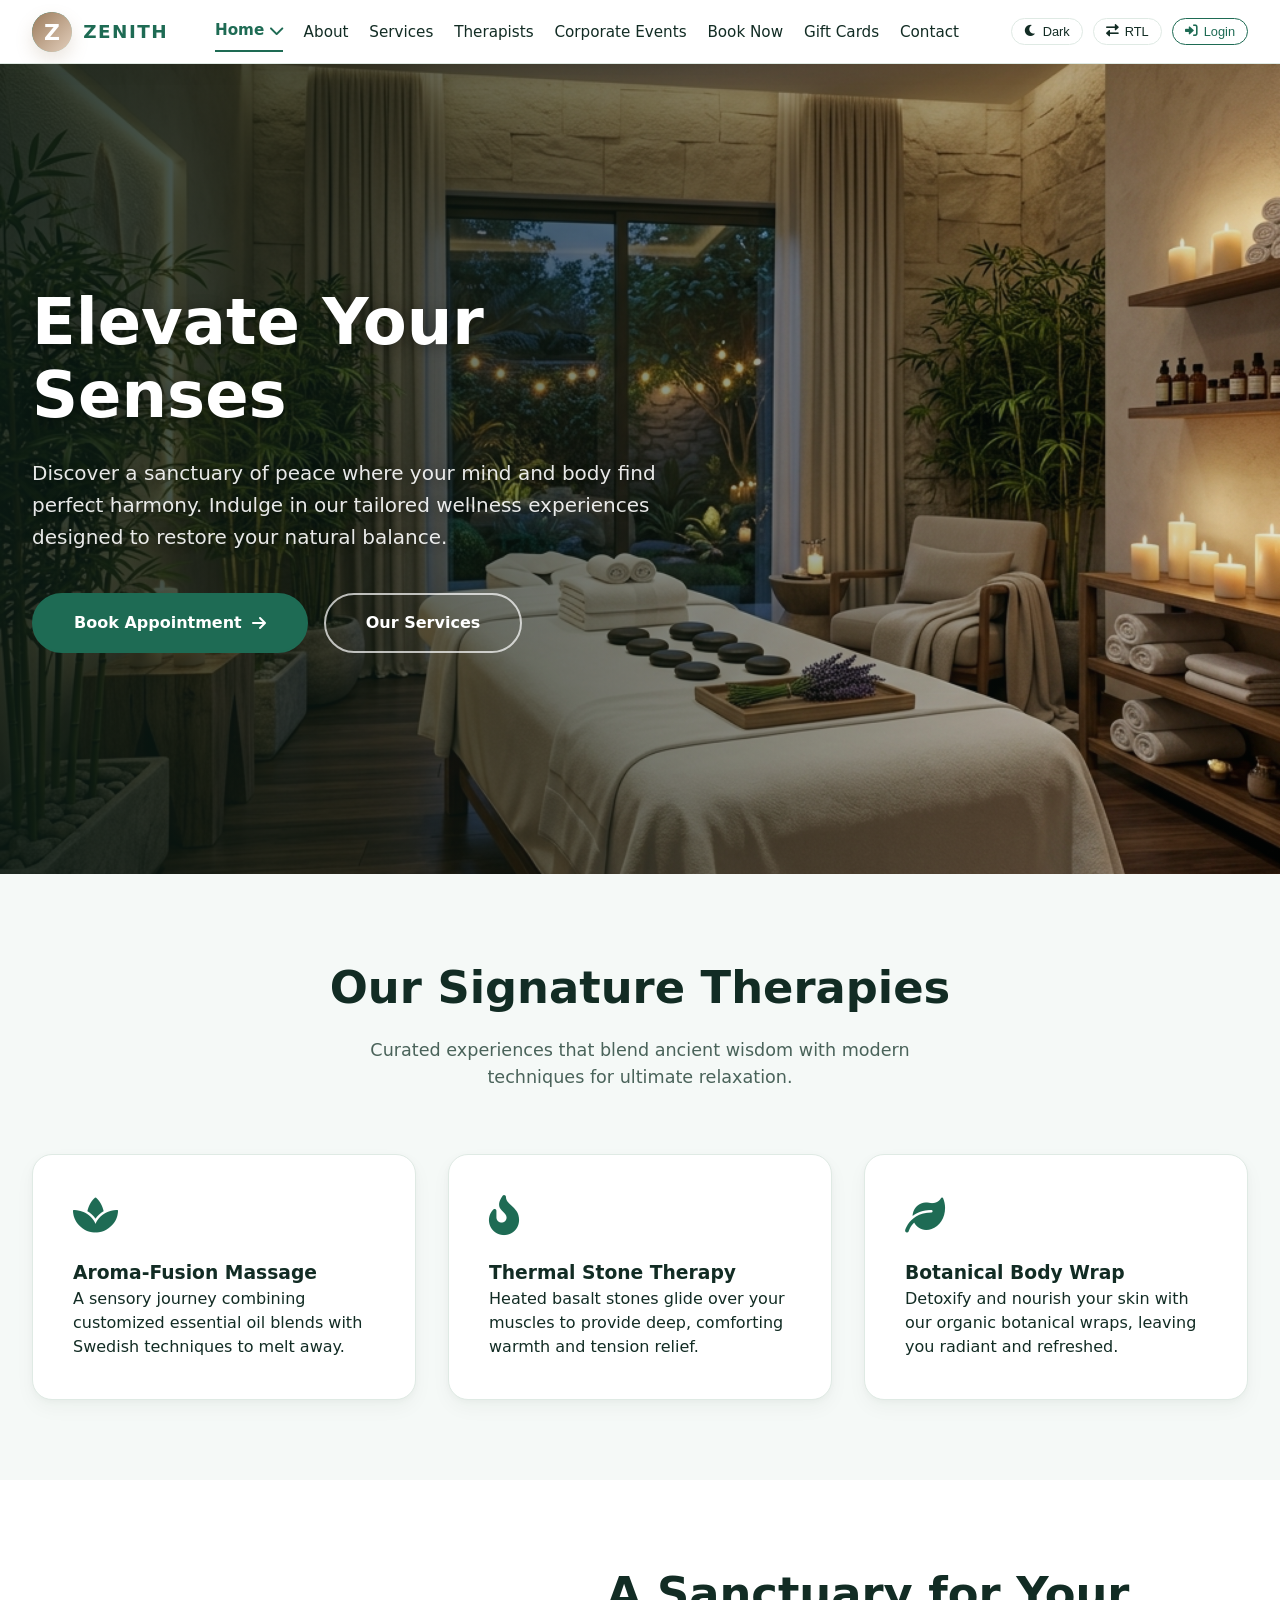
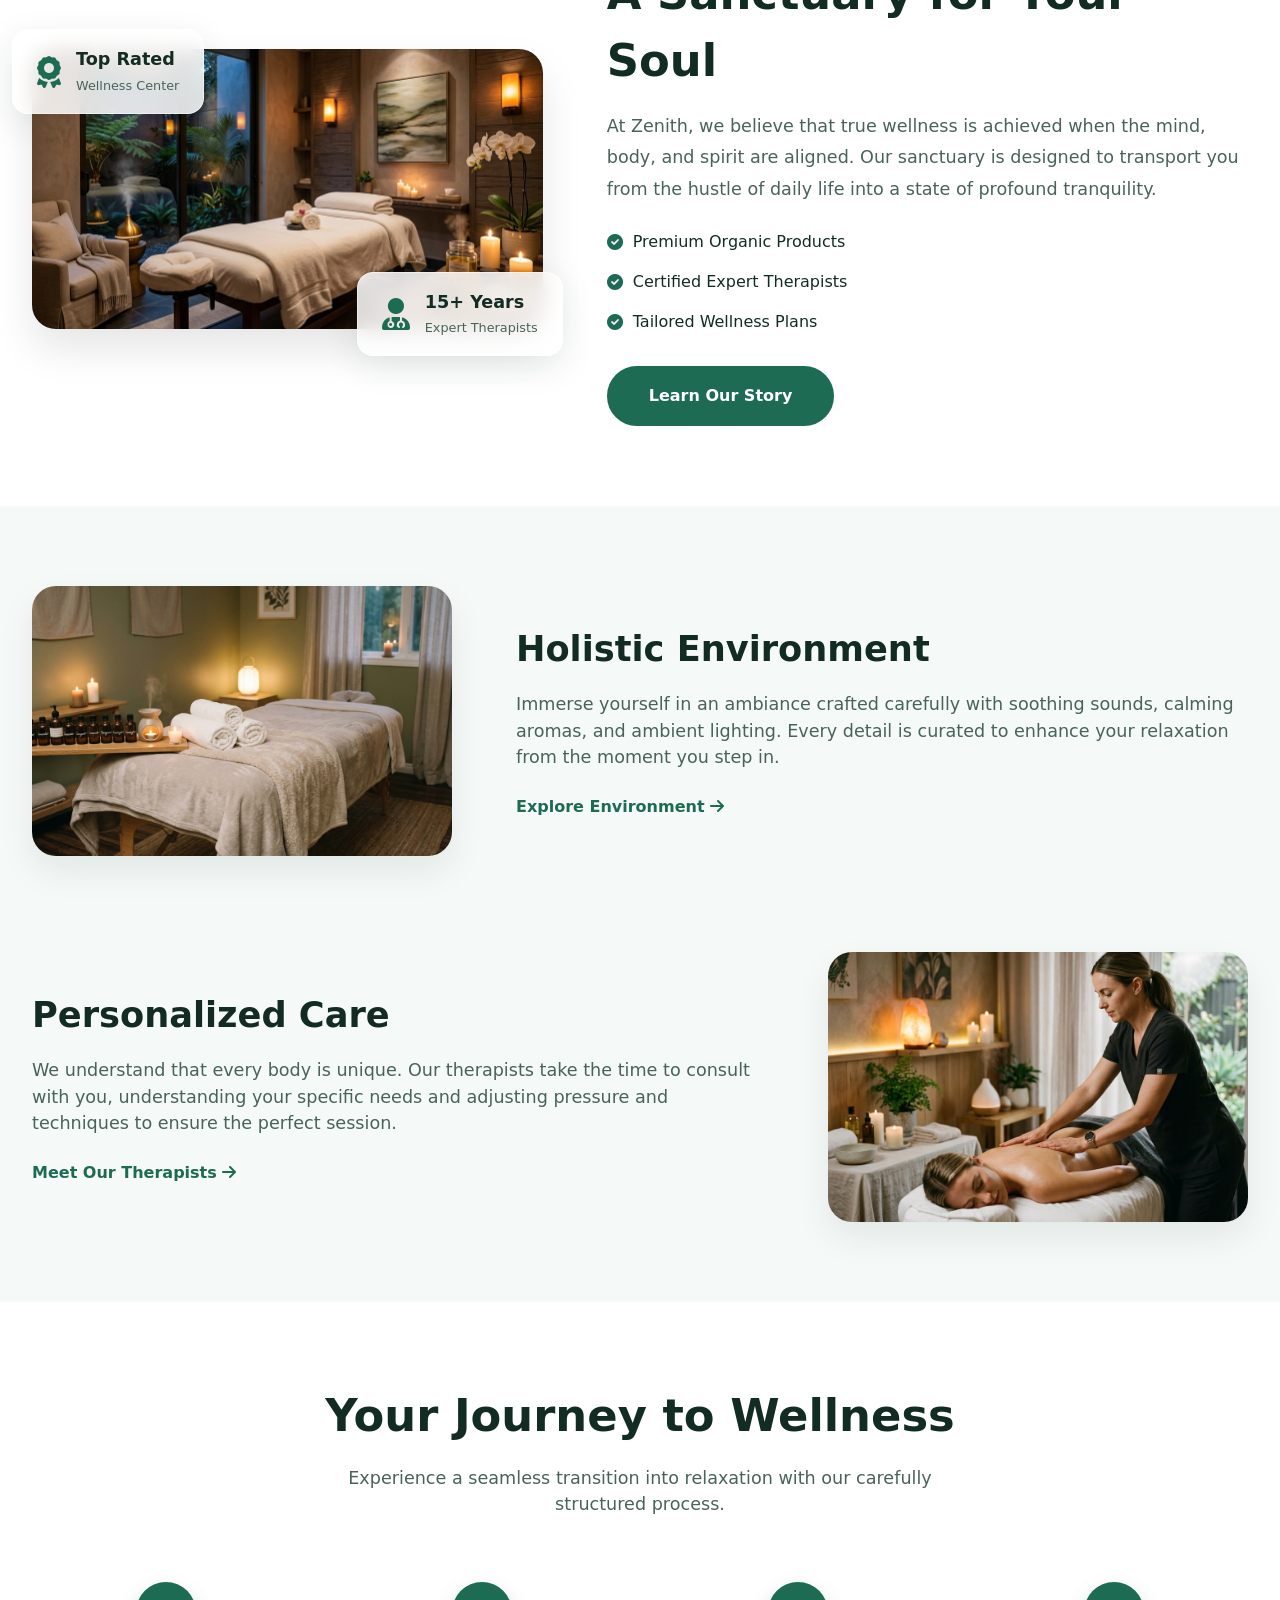
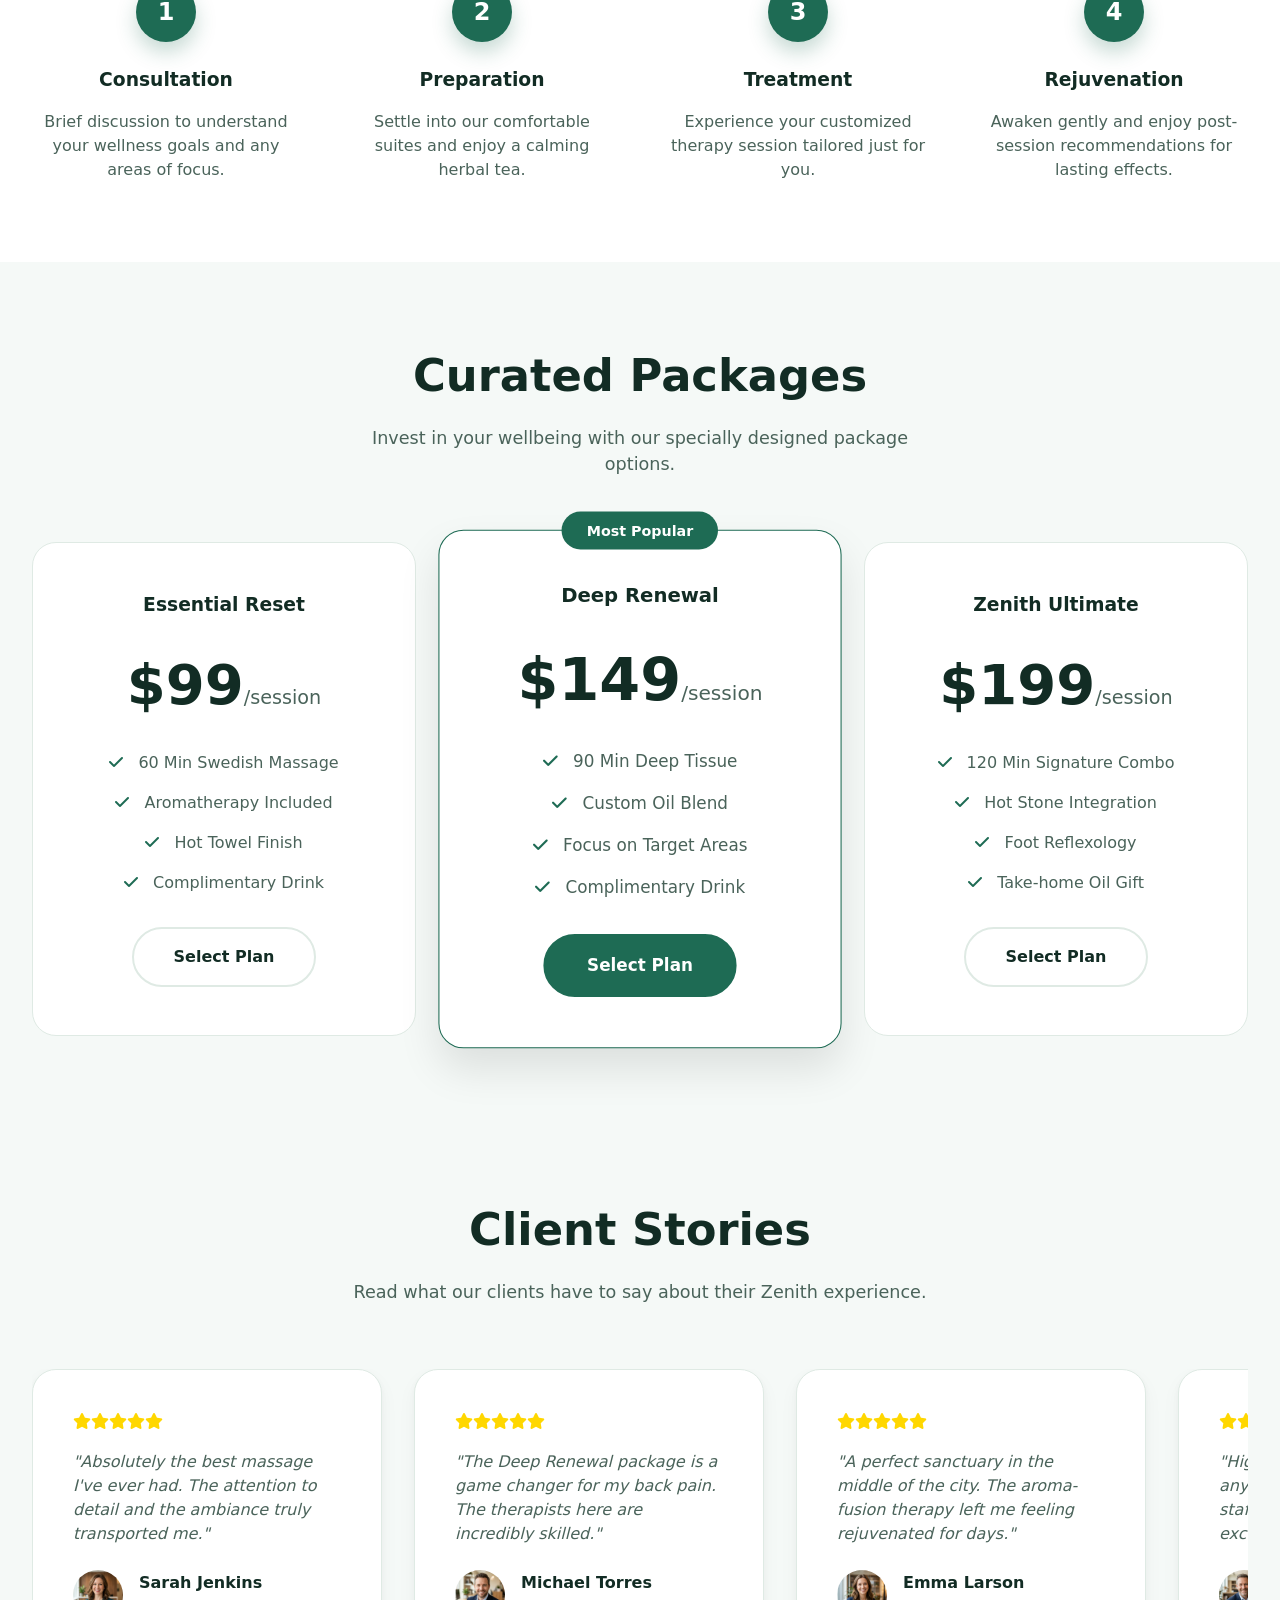
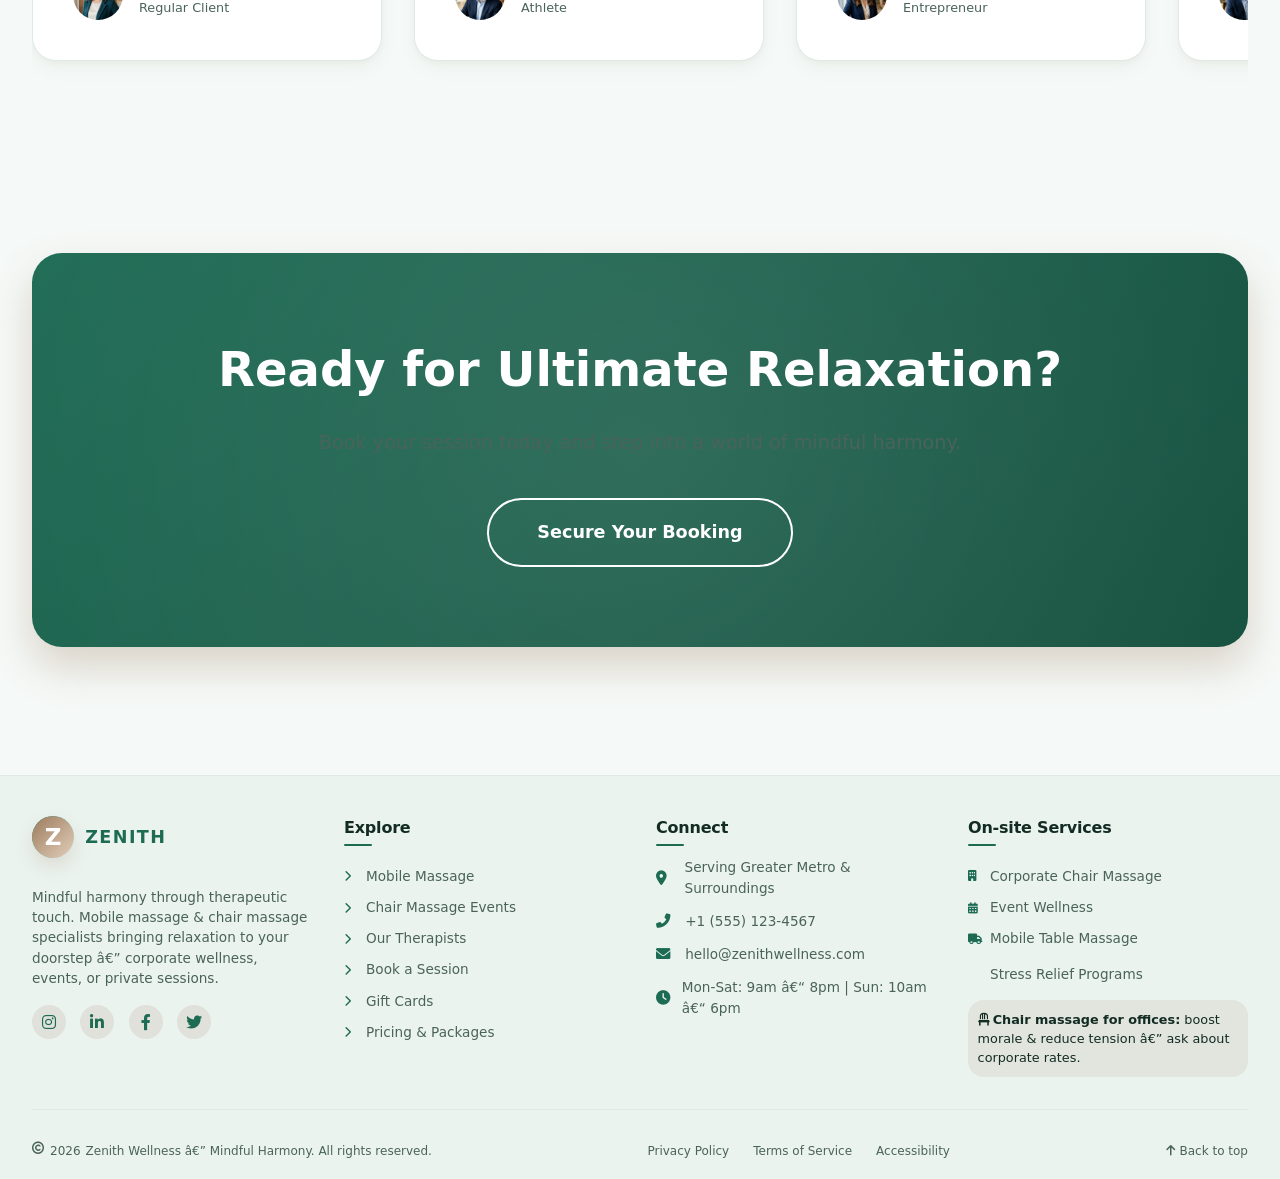
<file: home2.html>
<!DOCTYPE html>
<html lang="en">
<head>
  <meta charset="UTF-8">
  <meta name="viewport" content="width=device-width, initial-scale=1.0, viewport-fit=cover">
  <title>Zenith Wellness | Mindful Harmony</title>
  <!-- Font Awesome 6 -->
  <link rel="stylesheet" href="fontawesome/fontawesome-free-6.0.0-web/css/all.min.css">
  <style>
    * {
      margin: 0;
      padding: 0;
      box-sizing: border-box;
      transition: background-color 0.2s ease, color 0.2s ease, border-color 0.2s ease;
    }

    /* LIGHT MODE (default) */
    :root {
      --bg-body: #f5f9f7;
      --bg-surface: #ffffff;
      --bg-card: #ffffff;
      --text-primary: #122c24;
      --text-secondary: #4a635a;
      --accent: #1e6b54;
      --accent-light: #d8ede4;
      --border: #dfeae4;
      --shadow-sm: 0 8px 20px rgba(18, 44, 36, 0.04), 0 2px 6px rgba(18, 44, 36, 0.03);
      --accent-text: #ffffff;
      --navbar-bg: #ffffff;
      --footer-bg: #ebf3ef;
      --link-hover: #144f3d;
      --active-link: #1e6b54;
    }

    body.dark-mode {
      --bg-body: #0a1411;
      --bg-surface: #11201b;
      --bg-card: #182c26;
      --text-primary: #f0f7f4;
      --text-secondary: #a3bdae;
      --accent: #4dd0a8;
      --accent-light: #1c4d3f;
      --border: #243e35;
      --accent-text: #051410;
      --navbar-bg: #0d1a16;
      --footer-bg: #070e0c;
      --shadow-sm: 0 8px 20px rgba(0, 0, 0, 0.4);
      --link-hover: #7af2cc;
      --active-link: #4dd0a8;
    }

    body {
      font-family: 'Segoe UI', 'Inter', system-ui, -apple-system, BlinkMacSystemFont, sans-serif;
      background-color: var(--bg-body);
      color: var(--text-primary);
      line-height: 1.5;
      scroll-behavior: smooth;
      min-height: 100vh;
      display: flex;
      flex-direction: column;
    }

    /* STICKY NAVBAR - one line flex */
    .navbar {
      position: sticky;
      top: 0;
      z-index: 1000;
      background: var(--navbar-bg);
      box-shadow: var(--shadow-sm);
      border-bottom: 1px solid var(--border);
      padding: 0.7rem 2rem;
    }

    .nav-container {
      display: grid;
      grid-template-columns: auto 1fr auto;
      align-items: center;
      max-width: 1400px;
      margin: 0 auto;
      gap: 1rem;
      position: relative;
    }

    /* Logo area */
    .logo {
      font-size: 1.35rem;
      font-weight: 700;
      letter-spacing: -0.02em;
      color: var(--accent);
      text-decoration: none;
      display: inline-flex;
      align-items: center;
      gap: 0.7rem;
      white-space: nowrap;
      font-family: 'Segoe UI', 'Inter', system-ui, -apple-system, BlinkMacSystemFont, sans-serif;
    }

    .logo-mark {
      width: 40px;
      height: 40px;
      border-radius: 50%;
      display: grid;
      place-items: center;
      background: linear-gradient(135deg, var(--accent) 0%, var(--accent-light) 100%);
      color: var(--accent-text);
      font-size: 1rem;
      font-weight: 700;
      box-shadow: 0 8px 18px rgba(155, 123, 92, 0.2);
      flex-shrink: 0;
    }

    .logo-text {
      font-size: 1.15rem;
      font-weight: 700;
      text-transform: uppercase;
      letter-spacing: 0.08em;
    }

    /* Hamburger button (right side on mobile) */
    .hamburger {
      display: none;
      font-size: 1.8rem;
      background: none;
      border: none;
      cursor: pointer;
      color: var(--text-primary);
      order: 3;
      z-index: 1002;
    }

    /* Desktop navigation wrapper */
    .nav-menu {
      display: contents;
      align-items: center;
      gap: 1.2rem;
    }

    .nav-links {
      display: flex;
      gap: 1.3rem;
      list-style: none;
      align-items: center;
      flex-wrap: nowrap;
      justify-self: center;
    }

    .nav-links li {
      position: relative;
    }

    .nav-links li a {
      text-decoration: none;
      font-weight: 500;
      color: var(--text-primary);
      padding: 0.5rem 0;
      transition: color 0.2s, border-bottom 0.2s;
      font-size: 0.95rem;
      white-space: nowrap;
      position: relative;
    }

    .nav-link.dropdown-toggle {
      display: inline-flex;
      align-items: center;
      gap: 0.35rem;
      cursor: pointer;
    }

    .dropdown-menu {
      position: absolute;
      top: calc(100% + 0.35rem);
      left: 0;
      min-width: 10rem;
      background: var(--bg-surface);
      border: 1px solid var(--border);
      border-radius: 14px;
      box-shadow: var(--shadow-sm);
      padding: 0.45rem;
      display: none;
      flex-direction: column;
      gap: 0.25rem;
      z-index: 1001;
    }

    .dropdown-menu.show {
      display: flex;
    }

    .dropdown-link {
      padding: 0.55rem 0.7rem;
      border-radius: 10px;
      color: var(--text-primary);
      font-size: 0.92rem;
      text-decoration: none;
      transition: background-color 0.2s ease, color 0.2s ease;
    }

    .dropdown-link:hover {
      background: var(--accent-light);
      color: var(--link-hover);
    }

    .nav-links li a:hover {
      color: var(--link-hover);
    }

    .nav-links li a.active {
      color: var(--active-link);
      border-bottom: 2px solid var(--active-link);
      font-weight: 600;
    }

    /* action buttons: Dark mode, RTL, Login (register removed) */
    .action-buttons {
      display: flex;
      align-items: center;
      gap: 10px;
      margin-left: 0.3rem;
      justify-self: end;
    }

    .icon-btn {
      background: var(--bg-surface);
      border: 1px solid var(--border);
      padding: 5px 12px;
      border-radius: 40px;
      cursor: pointer;
      display: inline-flex;
      align-items: center;
      gap: 6px;
      font-weight: 500;
      font-size: 0.8rem;
      color: var(--text-primary);
      transition: all 0.2s;
    }

    .icon-btn:hover {
      background: var(--accent-light);
      border-color: var(--accent);
      color: #1e2a2e;
    }

    .btn-outline {
      background: transparent;
      border: 1px solid var(--accent);
      padding: 5px 12px;
      border-radius: 40px;
      cursor: pointer;
      font-weight: 500;
      color: var(--accent);
      transition: all 0.2s;
      font-size: 0.8rem;
      display: inline-flex;
      align-items: center;
      gap: 6px;
    }

    .btn-outline:hover {
      background: var(--accent);
      color: var(--accent-text);
    }

    main {
      flex: 1;
    }

    /* ========== ENHANCED FOOTER STYLES (same color, font, variables) ========== */
    .site-footer {
      background: var(--footer-bg);
      border-top: 1px solid var(--border);
      margin-top: 3rem;
      font-size: 0.9rem;
    }

    .footer-container {
      max-width: 1300px;
      margin: 0 auto;
      padding: 2.5rem 2rem 1.2rem 2rem;
    }

    .footer-grid {
      display: grid;
      grid-template-columns: repeat(4, 1fr);
      gap: 2rem;
      margin-bottom: 2rem;
      border-bottom: 1px solid var(--border);
      padding-bottom: 2rem;
    }

    /* Brand column (logo identical to navbar) */
    .footer-brand .footer-logo {
      display: inline-flex;
      align-items: center;
      gap: 0.7rem;
      margin-bottom: 1rem;
      text-decoration: none;
    }

    .footer-brand .logo-mark {
      width: 42px;
      height: 42px;
      font-size: 1rem;
    }

    .footer-brand .logo-text {
      font-size: 1.1rem;
      font-weight: 700;
      text-transform: uppercase;
      letter-spacing: 0.08em;
      color: var(--accent);
    }

    .footer-description {
      color: var(--text-secondary);
      font-size: 0.85rem;
      line-height: 1.5;
      margin: 0.8rem 0 1rem 0;
    }

    .footer-heading {
      font-weight: 600;
      font-size: 1rem;
      margin-bottom: 1.1rem;
      letter-spacing: -0.2px;
      color: var(--text-primary);
      position: relative;
      display: inline-block;
    }

    .footer-heading:after {
      content: '';
      position: absolute;
      bottom: -6px;
      left: 0;
      width: 28px;
      height: 2px;
      background: var(--accent);
      border-radius: 2px;
    }

    .footer-links-list {
      list-style: none;
      margin-top: 0.5rem;
    }

    .footer-links-list li {
      margin-bottom: 0.6rem;
    }

    .footer-links-list a {
      color: var(--text-secondary);
      text-decoration: none;
      transition: all 0.2s ease;
      font-size: 0.85rem;
      display: inline-flex;
      align-items: center;
      gap: 6px;
    }

    .footer-links-list a i {
      font-size: 0.7rem;
      width: 1rem;
      color: var(--accent);
    }

    .footer-links-list a:hover {
      color: var(--link-hover);
      transform: translateX(3px);
    }

    .contact-info-item {
      display: flex;
      align-items: center;
      gap: 10px;
      margin-bottom: 0.8rem;
      font-size: 0.85rem;
      color: var(--text-secondary);
    }

    .contact-info-item i {
      width: 1.2rem;
      color: var(--accent);
      font-size: 0.9rem;
    }

    .contact-info-item a {
      color: var(--text-secondary);
      text-decoration: none;
    }

    .contact-info-item a:hover {
      color: var(--link-hover);
      text-decoration: underline;
    }

    .social-links-footer {
      display: flex;
      gap: 0.9rem;
      margin-top: 1rem;
    }

    .social-links-footer a {
      background: rgba(155, 123, 92, 0.15);
      width: 34px;
      height: 34px;
      border-radius: 50%;
      display: inline-flex;
      align-items: center;
      justify-content: center;
      color: var(--accent);
      font-size: 1rem;
      transition: all 0.25s;
      text-decoration: none;
    }

    .social-links-footer a:hover {
      background: var(--accent);
      color: var(--accent-text);
      transform: translateY(-2px);
    }

    .footer-bottom {
      display: flex;
      flex-wrap: wrap;
      justify-content: space-between;
      align-items: center;
      gap: 1rem;
      font-size: 0.75rem;
      color: var(--text-secondary);
    }

    .footer-bottom .copyright {
      display: flex;
      gap: 5px;
      flex-wrap: wrap;
    }

    .footer-bottom .legal-links {
      display: flex;
      gap: 1.5rem;
    }

    .footer-bottom .legal-links a {
      color: var(--text-secondary);
      text-decoration: none;
    }

    .footer-bottom .legal-links a:hover {
      color: var(--link-hover);
      text-decoration: underline;
    }

    /* responsive */
    @media (max-width: 992px) {
      .footer-grid {
        grid-template-columns: repeat(2, 1fr);
        gap: 1.8rem;
      }
    }
    @media (max-width: 640px) {
      .footer-container {
        padding: 2rem 1.2rem 1rem;
      }
      .footer-grid {
        grid-template-columns: 1fr;
        gap: 2rem;
      }
      .footer-bottom {
        flex-direction: column;
        text-align: center;
        justify-content: center;
      }
      .legal-links {
        justify-content: center;
      }
    }

    /* RTL adjustments */
    html[dir="rtl"] .footer-heading:after {
      left: auto;
      right: 0;
    }
    html[dir="rtl"] .footer-links-list a i {
      transform: scaleX(-1);
    }
    html[dir="rtl"] .footer-links-list a:hover {
      transform: translateX(-3px);
    }

    /* Mobile navbar remains untouched */
    @media (max-width: 1024px) {
      .navbar {
        padding: 0.7rem 1.2rem;
      }
      .nav-container {
        display: flex;
        justify-content: space-between;
        flex-wrap: nowrap;
      }
      .hamburger {
        display: block;
      }
      .dropdown-menu {
        position: static;
        margin-top: 0.35rem;
        box-shadow: none;
        border-radius: 12px;
      }
      .nav-menu {
        display: flex;
        position: fixed;
        top: 72px;
        right: -100%;
        width: 78%;
        max-width: 340px;
        height: calc(100vh - 72px);
        background: var(--navbar-bg);
        backdrop-filter: blur(8px);
        flex-direction: column;
        align-items: stretch;
        justify-content: flex-start;
        padding: 2rem 1.8rem;
        transition: right 0.3s cubic-bezier(0.2, 0.9, 0.4, 1.1);
        box-shadow: -8px 0 28px rgba(0, 0, 0, 0.25);
        z-index: 999;
        border-left: 1px solid var(--border);
        gap: 2rem;
        overflow-y: auto;
      }
      .nav-menu.active {
        right: 0;
      }
      .nav-links {
        flex-direction: column;
        align-items: flex-start;
        width: 100%;
        gap: 1.4rem;
      }
      .nav-links li {
        width: 100%;
      }
      .nav-links li a {
        white-space: normal;
        font-size: 1.1rem;
        display: block;
        width: 100%;
        padding: 0.3rem 0;
      }
      .action-buttons {
        flex-direction: column;
        align-items: stretch;
        width: 100%;
        gap: 12px;
        margin-left: 0;
      }
      .action-buttons .icon-btn,
      .action-buttons .btn-outline {
        justify-content: center;
        width: 100%;
        text-align: center;
      }
    }

    /* Home 2 Unique Styles */
    .h2-hero {
      position: relative;
      min-height: 90vh;
      background: url('images/new_hero_bg.png') center/cover no-repeat;
      display: flex;
      align-items: center;
      padding: 0 5%;
    }
    .h2-hero::before {
      content: '';
      position: absolute;
      inset: 0;
      background: linear-gradient(90deg, rgba(10, 26, 20, 0.85) 0%, rgba(10, 26, 20, 0.4) 60%, rgba(10, 26, 20, 0.1) 100%);
    }
    .h2-hero-content {
      position: relative;
      z-index: 1;
      max-width: 650px;
      color: #ffffff;
      padding: 2rem 0;
    }
    .h2-hero-content h1 {
      font-size: 4rem;
      font-weight: 600;
      line-height: 1.15;
      margin-bottom: 1.5rem;
      color: #ffffff;
      text-shadow: 0 2px 15px rgba(0, 0, 0, 0.35);
    }
    .h2-hero-content p {
      font-size: 1.25rem;
      margin-bottom: 2.5rem;
      color: rgba(255, 255, 255, 0.9);
      line-height: 1.6;
      text-shadow: 0 2px 10px rgba(0, 0, 0, 0.3);
    }
    .h2-hero .h2-btn {
      background: var(--accent);
      color: #ffffff;
      border-color: var(--accent);
    }
    .h2-hero .h2-btn:hover {
      background: #ffffff;
      color: var(--accent);
      border-color: #ffffff;
    }
    .h2-hero .h2-btn.outline {
      background: transparent;
      color: #ffffff;
      border-color: rgba(255, 255, 255, 0.7);
    }
    .h2-hero .h2-btn.outline:hover {
      background: #ffffff;
      color: var(--accent);
      border-color: #ffffff;
    }
    .h2-btn {
      display: inline-flex;
      align-items: center;
      gap: 10px;
      padding: 1rem 2.5rem;
      background: var(--accent);
      color: var(--accent-text);
      border-radius: 50px;
      text-decoration: none;
      font-weight: 600;
      transition: all 0.3s ease;
      border: 2px solid var(--accent);
    }
    .h2-btn:hover {
      background: transparent;
      color: var(--accent);
    }
    .h2-btn.outline {
      background: transparent;
      color: var(--text-primary);
      border-color: var(--text-primary);
    }
    .h2-btn.outline:hover {
      background: var(--text-primary);
      color: var(--bg-surface);
    }
    .h2-btn.outline.invert {
      color: var(--text-primary);
      border-color: var(--border);
    }
    .h2-btn.outline.invert:hover {
      background: var(--text-primary);
      color: var(--bg-surface);
      border-color: var(--text-primary);
    }

    .h2-section {
      padding: 6rem 5%;
    }
    .h2-section-title {
      font-size: 2.8rem;
      text-align: center;
      margin-bottom: 1rem;
      font-weight: 600;
    }
    .h2-section-subtitle {
      text-align: center;
      color: var(--text-secondary);
      max-width: 600px;
      margin: 0 auto 4rem;
      font-size: 1.1rem;
    }

    /* Specialties Grid */
    .h2-specialties {
      display: grid;
      grid-template-columns: repeat(auto-fit, minmax(300px, 1fr));
      gap: 2rem;
    }
    .h2-spec-card {
      background: var(--bg-card);
      border-radius: 20px;
      padding: 2.5rem;
      box-shadow: var(--shadow-sm);
      border: 1px solid var(--border);
      transition: transform 0.3s ease;
      position: relative;
      overflow: hidden;
    }
    .h2-spec-card::before {
      content: '';
      position: absolute;
      top: 0; left: 0; right: 0; height: 4px;
      background: var(--accent);
      transform: scaleX(0);
      transform-origin: left;
      transition: transform 0.3s ease;
    }
    .h2-spec-card:hover {
      transform: translateY(-5px);
    }
    .h2-spec-card:hover::before {
      transform: scaleX(1);
    }
    .h2-spec-icon {
      font-size: 2.5rem;
      color: var(--accent);
      margin-bottom: 1.5rem;
    }

    /* Experience */
    .h2-experience {
      display: flex;
      align-items: center;
      gap: 4rem;
      background: var(--navbar-bg);
    }
    .h2-exp-img-wrapper {
      flex: 0 0 42%;
      position: relative;
    }
    .h2-exp-img {
      width: 100% !important;
      height: 280px !important;
      object-fit: cover !important;
      border-radius: 24px;
      box-shadow: 0 20px 40px rgba(0,0,0,0.1);
    }
    .h2-float-badge {
      position: absolute;
      background: rgba(255, 255, 255, 0.85);
      backdrop-filter: blur(10px);
      -webkit-backdrop-filter: blur(10px);
      padding: 1rem 1.5rem;
      border-radius: 16px;
      box-shadow: 0 10px 35px rgba(18, 44, 36, 0.1);
      display: flex;
      align-items: center;
      gap: 15px;
      bottom: -20px;
      right: -20px;
      border: 1px solid rgba(255, 255, 255, 0.5);
      animation: float 3s ease-in-out infinite;
    }
    body.dark-mode .h2-float-badge {
      background: rgba(17, 32, 27, 0.85);
      border: 1px solid rgba(255, 255, 255, 0.05);
      box-shadow: 0 10px 35px rgba(0, 0, 0, 0.3);
    }
    .h2-float-badge.top {
      top: -20px;
      left: -20px;
      bottom: auto;
      right: auto;
      animation-delay: 1.5s;
    }
    @keyframes float {
      0%, 100% { transform: translateY(0); }
      50% { transform: translateY(-10px); }
    }
    .h2-exp-text {
      flex: 1;
    }

    /* ZigZag Layout */
    .h2-zigzag {
      display: flex;
      flex-direction: column;
      gap: 6rem;
    }
    .h2-zig-item {
      display: flex;
      align-items: center;
      gap: 4rem;
    }
    .h2-zig-item:nth-child(even) {
      flex-direction: row-reverse;
    }
    .h2-zig-img {
      flex: 0 0 420px;
      width: 420px !important;
      height: 270px !important;
      border-radius: 24px;
      object-fit: cover !important;
      box-shadow: 0 15px 35px rgba(18, 44, 36, 0.08);
      transition: transform 0.4s cubic-bezier(0.165, 0.84, 0.44, 1), box-shadow 0.4s ease;
    }
    .h2-zig-img:hover {
      transform: scale(1.02);
      box-shadow: 0 20px 45px rgba(18, 44, 36, 0.12);
    }
    .h2-zig-content {
      flex: 1;
    }
    .h2-zig-content h3 {
      font-size: 2.2rem;
      margin-bottom: 1rem;
    }
    .h2-zig-content p {
      color: var(--text-secondary);
      font-size: 1.1rem;
      margin-bottom: 1.5rem;
    }

    /* Testimonials */
    .h2-testimonials {
      background: var(--bg-body);
      overflow: hidden;
    }
    .h2-test-scroll {
      display: flex;
      gap: 2rem;
      overflow-x: auto;
      padding-bottom: 2rem;
      scrollbar-width: none;
    }
    .h2-test-scroll::-webkit-scrollbar {
      display: none;
    }
    .h2-test-card {
      min-width: 350px;
      background: var(--bg-surface);
      padding: 2.5rem;
      border-radius: 24px;
      border: 1px solid var(--border);
      box-shadow: var(--shadow-sm);
      transition: transform 0.3s ease, box-shadow 0.3s ease;
    }
    .h2-test-card:hover {
      transform: translateY(-6px);
      box-shadow: 0 15px 35px rgba(18, 44, 36, 0.08);
    }
    .h2-test-stars {
      color: #FFD700;
      margin-bottom: 1rem;
    }
    .h2-test-text {
      font-style: italic;
      color: var(--text-secondary);
      margin-bottom: 1.5rem;
    }
    .h2-test-author {
      display: flex;
      align-items: center;
      gap: 1rem;
    }
    .h2-test-author-img {
      width: 50px;
      height: 50px;
      border-radius: 50%;
      object-fit: cover;
    }
    .h2-test-author-info h4 {
      font-size: 1rem;
      margin: 0;
    }
    .h2-test-author-info span {
      font-size: 0.8rem;
      color: var(--text-secondary);
    }

    /* Process Timeline */
    .h2-process {
      background: var(--navbar-bg);
    }
    .h2-process-grid {
      display: grid;
      grid-template-columns: repeat(auto-fit, minmax(250px, 1fr));
      gap: 3rem;
      position: relative;
    }
    .h2-step {
      text-align: center;
      position: relative;
    }
    .h2-step-number {
      width: 60px;
      height: 60px;
      border-radius: 50%;
      background: var(--accent);
      color: var(--accent-text);
      display: flex;
      align-items: center;
      justify-content: center;
      font-size: 1.5rem;
      font-weight: 600;
      margin: 0 auto 1.5rem;
      box-shadow: 0 10px 20px rgba(30, 107, 84, 0.25);
      position: relative;
      z-index: 2;
    }
    .h2-step h3 {
      margin-bottom: 1rem;
    }
    .h2-step p {
      color: var(--text-secondary);
    }

    /* Packages */
    .h2-packages {
      display: grid;
      grid-template-columns: repeat(auto-fit, minmax(320px, 1fr));
      gap: 2rem;
    }
    .h2-pack-card {
      background: var(--bg-surface);
      border: 1px solid var(--border);
      border-radius: 24px;
      padding: 3rem 2rem;
      text-align: center;
      transition: all 0.3s ease;
      position: relative;
    }
    .h2-pack-card.popular {
      transform: scale(1.05);
      border-color: var(--accent);
      box-shadow: 0 20px 40px rgba(0,0,0,0.1);
    }
    .h2-pack-card.popular::before {
      content: 'Most Popular';
      position: absolute;
      top: 0;
      left: 50%;
      transform: translate(-50%, -50%);
      background: var(--accent);
      color: var(--accent-text);
      padding: 0.5rem 1.5rem;
      border-radius: 20px;
      font-size: 0.85rem;
      font-weight: 600;
    }
    .h2-pack-price {
      font-size: 3.5rem;
      font-weight: 700;
      color: var(--text-primary);
      margin: 1.5rem 0;
    }
    .h2-pack-price span {
      font-size: 1.2rem;
      color: var(--text-secondary);
      font-weight: 400;
    }
    .h2-pack-list {
      list-style: none;
      margin-bottom: 2rem;
    }
    .h2-pack-list li {
      margin-bottom: 1rem;
      color: var(--text-secondary);
    }
    .h2-pack-list li i {
      color: var(--accent);
      margin-right: 10px;
    }

    /* CTA Banner */
    .h2-cta-banner {
      background: linear-gradient(135deg, var(--accent) 0%, var(--link-hover) 100%);
      border-radius: 30px;
      padding: 5rem 3rem;
      text-align: center;
      color: var(--accent-text);
      box-shadow: 0 20px 40px rgba(155, 123, 92, 0.3);
      position: relative;
      overflow: hidden;
    }
    .h2-cta-banner::before {
      content: '';
      position: absolute;
      top: -50%;
      left: -50%;
      width: 200%;
      height: 200%;
      background: radial-gradient(circle, rgba(255,255,255,0.1) 0%, transparent 60%);
      animation: rotate 20s linear infinite;
    }
    @keyframes rotate {
      0% { transform: rotate(0deg); }
      100% { transform: rotate(360deg); }
    }
    .h2-cta-banner h2 {
      font-size: 3rem;
      margin-bottom: 1.5rem;
      position: relative;
      z-index: 1;
    }
    .h2-cta-banner p {
      font-size: 1.2rem;
      margin-bottom: 2.5rem;
      color: var(--text-secondary);
      position: relative;
      z-index: 1;
    }
    .h2-cta-banner .h2-btn.outline {
      color: var(--accent-text);
      border-color: var(--accent-text);
    }
    .h2-cta-banner .h2-btn.outline:hover {
      background: var(--accent-text);
      color: var(--accent);
    }


    @media (max-width: 992px) {
      .h2-experience, .h2-zig-item, .h2-zig-item:nth-child(even) {
        flex-direction: column;
      }
      .h2-exp-img-wrapper, .h2-zig-img {
        flex: none !important;
        width: 100% !important;
      }
      .h2-exp-img {
        height: 280px !important;
      }
      .h2-zig-img {
        height: 250px !important;
      }
      .h2-pack-card.popular {
        transform: scale(1);
      }
    }
    @media (max-width: 768px) {
      .h2-hero-content h1 { font-size: 2.5rem; }
      .h2-section-title { font-size: 2.2rem; }
      .h2-float-badge { display: none; }
      .h2-exp-img {
        height: 220px !important;
      }
      .h2-zig-img {
        height: 200px !important;
      }
    }
  </style>
  <link rel="stylesheet" href="responsive.css">
  <link rel="icon" type="image/svg+xml" href="images/favicon.svg">
</head>
<body>

<header class="navbar" id="mainNavbar">
  <div class="nav-container">
    <a href="index.html" class="logo" id="logoLink">
      <img src="images/favicon.svg" alt="Zenith Logo" class="logo-mark">
      <span class="logo-text">Zenith</span>
    </a>
    <button class="hamburger" id="hamburgerBtn" aria-label="Menu">
      <i class="fas fa-bars"></i>
    </button>
    <div class="nav-menu" id="navMenu">
      <ul class="nav-links" id="navLinks">
        <li>
          <a href="index.html" class="nav-link dropdown-toggle" id="homeDropdownToggle" aria-expanded="false">
            Home <i class="fas fa-chevron-down"></i>
          </a>
          <div class="dropdown-menu" id="homeDropdownMenu">
            <a href="index.html" class="dropdown-link">Home 1</a>
            <a href="home2.html" class="dropdown-link">Home 2</a>
          </div>
        </li>
        <li><a href="about.html" class="nav-link">About</a></li>
        <li><a href="services.html" class="nav-link">Services</a></li>
        <li><a href="therapists.html" class="nav-link">Therapists</a></li>
        <li><a href="corporate events.html" class="nav-link">Corporate Events</a></li>
        <li><a href="book now.html" class="nav-link">Book Now</a></li>
        <li><a href="gift card.html" class="nav-link">Gift Cards</a></li>
        <li><a href="contact.html" class="nav-link">Contact</a></li>
      </ul>
      <div class="action-buttons">
        <button class="icon-btn" id="darkModeToggle"><i class="fas fa-moon"></i> <span>Dark</span></button>
        <button class="icon-btn" id="rtlToggleBtn"><i class="fas fa-exchange-alt"></i> RTL</button>
        <button class="btn-outline" id="loginBtn" onclick="window.location.href='login.html'"><i class="fas fa-sign-in-alt"></i> Login</button>
      </div>
    </div>
  </div>
</header>

<main>
  <section class="h2-hero">
    <div class="h2-hero-content">
      <h1>Elevate Your Senses</h1>
      <p>Discover a sanctuary of peace where your mind and body find perfect harmony. Indulge in our tailored wellness experiences designed to restore your natural balance.</p>
      <div style="display: flex; gap: 1rem; flex-wrap: wrap;">
        <a href="book now.html" class="h2-btn">Book Appointment <i class="fas fa-arrow-right"></i></a>
        <a href="services.html" class="h2-btn outline">Our Services</a>
      </div>
    </div>
  </section>

  <!-- 2. Unique Specialties (Cards) -->
  <section class="h2-section">
    <h2 class="h2-section-title">Our Signature Therapies</h2>
    <p class="h2-section-subtitle">Curated experiences that blend ancient wisdom with modern techniques for ultimate relaxation.</p>
    <div class="h2-specialties">
      <div class="h2-spec-card">
        <i class="fas fa-spa h2-spec-icon"></i>
        <h3>Aroma-Fusion Massage</h3>
        <p>A sensory journey combining customized essential oil blends with Swedish techniques to melt away.</p>
      </div>
      <div class="h2-spec-card">
        <i class="fas fa-fire-alt h2-spec-icon"></i>
        <h3>Thermal Stone Therapy</h3>
        <p>Heated basalt stones glide over your muscles to provide deep, comforting warmth and tension relief.</p>
      </div>
      <div class="h2-spec-card">
        <i class="fas fa-leaf h2-spec-icon"></i>
        <h3>Botanical Body Wrap</h3>
        <p>Detoxify and nourish your skin with our organic botanical wraps, leaving you radiant and refreshed.</p>
      </div>
    </div>
  </section>

  <!-- 3. Experience & Stats (Image + Floating Badges) -->
  <section class="h2-section h2-experience">
    <div class="h2-exp-img-wrapper">
      <img src="images/spa_experience.png" alt="Spa Experience" class="h2-exp-img">
      <div class="h2-float-badge top">
        <i class="fas fa-award" style="font-size: 2rem; color: var(--accent)"></i>
        <div>
          <h4 style="margin:0; font-size:1.1rem;">Top Rated</h4>
          <span style="font-size:0.8rem; color:var(--text-secondary)">Wellness Center</span>
        </div>
      </div>
      <div class="h2-float-badge">
        <i class="fas fa-user-md" style="font-size: 2rem; color: var(--accent)"></i>
        <div>
          <h4 style="margin:0; font-size:1.1rem;">15+ Years</h4>
          <span style="font-size:0.8rem; color:var(--text-secondary)">Expert Therapists</span>
        </div>
      </div>
    </div>
    <div class="h2-exp-text">
      <h2 class="h2-section-title" style="text-align: left;">A Sanctuary for Your Soul</h2>
      <p style="font-size: 1.1rem; color: var(--text-secondary); margin-bottom: 1.5rem; line-height: 1.8;">
        At Zenith, we believe that true wellness is achieved when the mind, body, and spirit are aligned. Our sanctuary is designed to transport you from the hustle of daily life into a state of profound tranquility.
      </p>
      <ul style="list-style: none; margin-bottom: 2rem;">
        <li style="margin-bottom: 1rem; display: flex; align-items: center; gap: 10px;">
          <i class="fas fa-check-circle" style="color: var(--accent);"></i> Premium Organic Products
        </li>
        <li style="margin-bottom: 1rem; display: flex; align-items: center; gap: 10px;">
          <i class="fas fa-check-circle" style="color: var(--accent);"></i> Certified Expert Therapists
        </li>
        <li style="display: flex; align-items: center; gap: 10px;">
          <i class="fas fa-check-circle" style="color: var(--accent);"></i> Tailored Wellness Plans
        </li>
      </ul>
      <a href="about.html" class="h2-btn">Learn Our Story</a>
    </div>
  </section>

  <!-- 4. Why Choose Us (Zig-Zag) -->
  <section class="h2-section">
    <div class="h2-zigzag">
      <div class="h2-zig-item">
        <img src="images/relaxing_ambiance.png" alt="Relaxing ambiance" class="h2-zig-img">
        <div class="h2-zig-content">
          <h3>Holistic Environment</h3>
          <p>Immerse yourself in an ambiance crafted carefully with soothing sounds, calming aromas, and ambient lighting. Every detail is curated to enhance your relaxation from the moment you step in.</p>
          <a href="services.html" style="color: var(--accent); font-weight: 600; text-decoration: none;">Explore Environment <i class="fas fa-arrow-right"></i></a>
        </div>
      </div>
      <div class="h2-zig-item">
        <img src="images/therapy_session.png" alt="Therapy Session" class="h2-zig-img">
        <div class="h2-zig-content">
          <h3>Personalized Care</h3>
          <p>We understand that every body is unique. Our therapists take the time to consult with you, understanding your specific needs and adjusting pressure and techniques to ensure the perfect session.</p>
          <a href="therapists.html" style="color: var(--accent); font-weight: 600; text-decoration: none;">Meet Our Therapists <i class="fas fa-arrow-right"></i></a>
        </div>
      </div>
    </div>
  </section>

  <!-- 5. Process / Timeline -->
  <section class="h2-section h2-process">
    <h2 class="h2-section-title">Your Journey to Wellness</h2>
    <p class="h2-section-subtitle">Experience a seamless transition into relaxation with our carefully structured process.</p>
    <div class="h2-process-grid">
      <div class="h2-step">
        <div class="h2-step-number">1</div>
        <h3>Consultation</h3>
        <p>Brief discussion to understand your wellness goals and any areas of focus.</p>
      </div>
      <div class="h2-step">
        <div class="h2-step-number">2</div>
        <h3>Preparation</h3>
        <p>Settle into our comfortable suites and enjoy a calming herbal tea.</p>
      </div>
      <div class="h2-step">
        <div class="h2-step-number">3</div>
        <h3>Treatment</h3>
        <p>Experience your customized therapy session tailored just for you.</p>
      </div>
      <div class="h2-step">
        <div class="h2-step-number">4</div>
        <h3>Rejuvenation</h3>
        <p>Awaken gently and enjoy post-session recommendations for lasting effects.</p>
      </div>
    </div>
  </section>

  <!-- 6. Wellness Packages -->
  <section class="h2-section">
    <h2 class="h2-section-title">Curated Packages</h2>
    <p class="h2-section-subtitle">Invest in your wellbeing with our specially designed package options.</p>
    <div class="h2-packages">
      <div class="h2-pack-card">
        <h3>Essential Reset</h3>
        <div class="h2-pack-price">$99<span>/session</span></div>
        <ul class="h2-pack-list">
          <li><i class="fas fa-check"></i> 60 Min Swedish Massage</li>
          <li><i class="fas fa-check"></i> Aromatherapy Included</li>
          <li><i class="fas fa-check"></i> Hot Towel Finish</li>
          <li><i class="fas fa-check"></i> Complimentary Drink</li>
        </ul>
        <a href="book now.html" class="h2-btn outline invert">Select Plan</a>
      </div>
      <div class="h2-pack-card popular">
        <h3>Deep Renewal</h3>
        <div class="h2-pack-price">$149<span>/session</span></div>
        <ul class="h2-pack-list">
          <li><i class="fas fa-check"></i> 90 Min Deep Tissue</li>
          <li><i class="fas fa-check"></i> Custom Oil Blend</li>
          <li><i class="fas fa-check"></i> Focus on Target Areas</li>
          <li><i class="fas fa-check"></i> Complimentary Drink</li>
        </ul>
        <a href="book now.html" class="h2-btn">Select Plan</a>
      </div>
      <div class="h2-pack-card">
        <h3>Zenith Ultimate</h3>
        <div class="h2-pack-price">$199<span>/session</span></div>
        <ul class="h2-pack-list">
          <li><i class="fas fa-check"></i> 120 Min Signature Combo</li>
          <li><i class="fas fa-check"></i> Hot Stone Integration</li>
          <li><i class="fas fa-check"></i> Foot Reflexology</li>
          <li><i class="fas fa-check"></i> Take-home Oil Gift</li>
        </ul>
        <a href="book now.html" class="h2-btn outline invert">Select Plan</a>
      </div>
    </div>
  </section>

  <!-- 7. Testimonials -->
  <section class="h2-section h2-testimonials">
    <h2 class="h2-section-title">Client Stories</h2>
    <p class="h2-section-subtitle">Read what our clients have to say about their Zenith experience.</p>
    <div class="h2-test-scroll">
      <div class="h2-test-card">
        <div class="h2-test-stars">
          <i class="fas fa-star"></i><i class="fas fa-star"></i><i class="fas fa-star"></i><i class="fas fa-star"></i><i class="fas fa-star"></i>
        </div>
        <p class="h2-test-text">"Absolutely the best massage I've ever had. The attention to detail and the ambiance truly transported me."</p>
        <div class="h2-test-author">
          <img src="images/sarah_j.png" alt="Sarah J." class="h2-test-author-img">
          <div class="h2-test-author-info">
            <h4>Sarah Jenkins</h4>
            <span>Regular Client</span>
          </div>
        </div>
      </div>
      <div class="h2-test-card">
        <div class="h2-test-stars">
          <i class="fas fa-star"></i><i class="fas fa-star"></i><i class="fas fa-star"></i><i class="fas fa-star"></i><i class="fas fa-star"></i>
        </div>
        <p class="h2-test-text">"The Deep Renewal package is a game changer for my back pain. The therapists here are incredibly skilled."</p>
        <div class="h2-test-author">
          <img src="images/michael_t.png" alt="Michael T." class="h2-test-author-img">
          <div class="h2-test-author-info">
            <h4>Michael Torres</h4>
            <span>Athlete</span>
          </div>
        </div>
      </div>
      <div class="h2-test-card">
        <div class="h2-test-stars">
          <i class="fas fa-star"></i><i class="fas fa-star"></i><i class="fas fa-star"></i><i class="fas fa-star"></i><i class="fas fa-star"></i>
        </div>
        <p class="h2-test-text">"A perfect sanctuary in the middle of the city. The aroma-fusion therapy left me feeling rejuvenated for days."</p>
        <div class="h2-test-author">
          <img src="images/emma_l.png" alt="Emma L." class="h2-test-author-img">
          <div class="h2-test-author-info">
            <h4>Emma Larson</h4>
            <span>Entrepreneur</span>
          </div>
        </div>
      </div>
      <div class="h2-test-card">
        <div class="h2-test-stars">
          <i class="fas fa-star"></i><i class="fas fa-star"></i><i class="fas fa-star"></i><i class="fas fa-star"></i><i class="fas fa-star"></i>
        </div>
        <p class="h2-test-text">"Highly recommend Zenith for anyone looking to de-stress. The staff is polite, professional, and excellent."</p>
        <div class="h2-test-author">
          <img src="images/david_m.png" alt="David M." class="h2-test-author-img">
          <div class="h2-test-author-info">
            <h4>David Miller</h4>
            <span>Corporate Executive</span>
          </div>
        </div>
      </div>
    </div>
  </section>

  <!-- 8. Final CTA Banner -->
  <section class="h2-section" style="padding-top: 2rem;">
    <div class="h2-cta-banner">
      <h2>Ready for Ultimate Relaxation?</h2>
      <p>Book your session today and step into a world of mindful harmony.</p>
      <a href="book now.html" class="h2-btn outline" style="font-size: 1.1rem; padding: 1.2rem 3rem;">Secure Your Booking</a>
    </div>
  </section>
</main>

<!-- ========== ENHANCED FOOTER SAME COLOR, FONT, NAVBAR LOGO INCLUDED ========== -->
<footer class="site-footer">
  <div class="footer-container">
    <div class="footer-grid">
      <!-- Column 1: Brand + Logo (identical to navbar) -->
      <div class="footer-brand">
        <a href="#" class="footer-logo" id="footerLogoLink">
          <img src="images/favicon.svg" alt="Zenith Logo" class="logo-mark">
          <span class="logo-text">Zenith</span>
        </a>
        <p class="footer-description">
          Mindful harmony through therapeutic touch. Mobile massage & chair massage specialists bringing relaxation to your doorstep â€” corporate wellness, events, or private sessions.
        </p>
        <div class="social-links-footer">
          <a href="#" aria-label="Instagram"><i class="fab fa-instagram"></i></a>
          <a href="#" aria-label="LinkedIn"><i class="fab fa-linkedin-in"></i></a>
          <a href="#" aria-label="Facebook"><i class="fab fa-facebook-f"></i></a>
          <a href="#" aria-label="X"><i class="fab fa-twitter"></i></a>
        </div>
      </div>

      <!-- Column 2: Quick Links (wellness & massage) -->
      <div>
        <h4 class="footer-heading">Explore</h4>
        <ul class="footer-links-list">
          <li><a href="services.html"><i class="fas fa-chevron-right"></i> Mobile Massage</a></li>
          <li><a href="corporate events.html"><i class="fas fa-chevron-right"></i> Chair Massage Events</a></li>
          <li><a href="therapists.html"><i class="fas fa-chevron-right"></i> Our Therapists</a></li>
          <li><a href="book now.html"><i class="fas fa-chevron-right"></i> Book a Session</a></li>
          <li><a href="gift card.html"><i class="fas fa-chevron-right"></i> Gift Cards</a></li>
          <li><a href="#pricing"><i class="fas fa-chevron-right"></i> Pricing & Packages</a></li>
        </ul>
      </div>

      <!-- Column 3: Contact & Support -->
      <div>
        <h4 class="footer-heading">Connect</h4>
        <div class="contact-info-item">
          <i class="fas fa-map-marker-alt"></i>
          <span>Serving Greater Metro & Surroundings</span>
        </div>
        <div class="contact-info-item">
          <i class="fas fa-phone-alt"></i>
          <a href="tel:+15551234567">+1 (555) 123-4567</a>
        </div>
        <div class="contact-info-item">
          <i class="fas fa-envelope"></i>
          <a href="mailto:hello@zenithwellness.com">hello@zenithwellness.com</a>
        </div>
        <div class="contact-info-item">
          <i class="fas fa-clock"></i>
          <span>Mon-Sat: 9am â€“ 8pm | Sun: 10am â€“ 6pm</span>
        </div>
      </div>

      <!-- Column 4: Corporate & Chair Massage Spotlight -->
      <div>
        <h4 class="footer-heading">On-site Services</h4>
        <ul class="footer-links-list">
          <li><a href="corporate events.html"><i class="fas fa-building"></i> Corporate Chair Massage</a></li>
          <li><a href="#events"><i class="fas fa-calendar-alt"></i> Event Wellness</a></li>
          <li><a href="#mobile"><i class="fas fa-truck"></i> Mobile Table Massage</a></li>
          <li><a href="#wellness"><i class="fas fa-hand-spa"></i> Stress Relief Programs</a></li>
        </ul>
        <div style="margin-top: 1rem; background: rgba(155, 123, 92, 0.12); padding: 0.6rem; border-radius: 16px; font-size: 0.8rem;">
          <i class="fas fa-chair"></i> <strong>Chair massage for offices:</strong> boost morale & reduce tension â€” ask about corporate rates.
        </div>
      </div>
    </div>

    <div class="footer-bottom">
      <div class="copyright">
        <i class="far fa-copyright"></i> <span id="currentYear"></span> Zenith Wellness â€” Mindful Harmony. All rights reserved.
      </div>
      <div class="legal-links">
        <a href="#">Privacy Policy</a>
        <a href="#">Terms of Service</a>
        <a href="#">Accessibility</a>
      </div>
      <div class="back-to-top">
        <a href="#" style="color: var(--text-secondary); text-decoration: none; display: inline-flex; align-items: center; gap: 5px;">
          <i class="fas fa-arrow-up"></i> Back to top
        </a>
      </div>
    </div>
  </div>
</footer>

<script>
  (function() {
    // DOM elements
    const hamburger = document.getElementById('hamburgerBtn');
    const navMenu = document.getElementById('navMenu');
    const navLinks = document.querySelectorAll('.nav-link');
    const homeDropdownToggle = document.getElementById('homeDropdownToggle');
    const homeDropdownMenu = document.getElementById('homeDropdownMenu');
    const dropdownLinks = document.querySelectorAll('.dropdown-link');
    const darkToggle = document.getElementById('darkModeToggle');
    const rtlToggle = document.getElementById('rtlToggleBtn');
    const loginBtn = document.getElementById('loginBtn');
    const logoLink = document.getElementById('logoLink');
    const footerLogoLink = document.getElementById('footerLogoLink');

    // Helper: close mobile menu (right side)
    function closeMobileMenu() {
      if (window.innerWidth <= 1024 && navMenu.classList.contains('active')) {
        navMenu.classList.remove('active');
      }
    }

    function closeHomeDropdown() {
      if (homeDropdownMenu) {
        homeDropdownMenu.classList.remove('show');
      }
      if (homeDropdownToggle) {
        homeDropdownToggle.setAttribute('aria-expanded', 'false');
      }
    }

    // Smooth scroll for all internal links (including footer links)
    const allInternalLinks = document.querySelectorAll('a[href^="#"]');
    allInternalLinks.forEach(link => {
      link.addEventListener('click', (e) => {
        const href = link.getAttribute('href');
        if (href && href !== "#" && href.startsWith('#')) {
          e.preventDefault();
          const targetId = href.substring(1);
          const targetElem = document.getElementById(targetId);
          if (targetElem) {
            targetElem.scrollIntoView({ behavior: 'smooth', block: 'start' });
            closeMobileMenu();
            closeHomeDropdown();
          }
        }
      });
    });

    // Logo clicks scroll to top
    if (logoLink) {
      logoLink.addEventListener('click', (e) => {
        e.preventDefault();
        window.scrollTo({ top: 0, behavior: 'smooth' });
        closeMobileMenu();
        navLinks.forEach(link => link.classList.remove('active'));
      });
    }
    if (footerLogoLink) {
      footerLogoLink.addEventListener('click', (e) => {
        e.preventDefault();
        window.scrollTo({ top: 0, behavior: 'smooth' });
      });
    }

    // Home dropdown toggle
    if (homeDropdownToggle) {
      homeDropdownToggle.addEventListener('click', (e) => {
        e.preventDefault();
        const isOpen = homeDropdownMenu.classList.toggle('show');
        homeDropdownToggle.setAttribute('aria-expanded', String(isOpen));
      });
    }

    // Close dropdown when clicking outside
    document.addEventListener('click', (e) => {
      if (homeDropdownMenu && !homeDropdownMenu.contains(e.target) && !homeDropdownToggle.contains(e.target)) {
        closeHomeDropdown();
      }
      if (window.innerWidth <= 1024 && navMenu.classList.contains('active') && !navMenu.contains(e.target) && !hamburger.contains(e.target)) {
        navMenu.classList.remove('active');
      }
    });

    // Hamburger menu
    if (hamburger) {
      hamburger.addEventListener('click', (e) => {
        e.stopPropagation();
        navMenu.classList.toggle('active');
      });
    }

    // Dark mode
    const isDark = localStorage.getItem('darkMode') === 'enabled';
    if (isDark) {
      document.body.classList.add('dark-mode');
      updateDarkButton(true);
    } else {
      updateDarkButton(false);
    }
    function updateDarkButton(darkActive) {
      if (!darkToggle) return;
      const icon = darkToggle.querySelector('i');
      const span = darkToggle.querySelector('span');
      if (darkActive) {
        icon.className = 'fas fa-sun';
        span.innerText = 'Light';
      } else {
        icon.className = 'fas fa-moon';
        span.innerText = 'Dark';
      }
    }
    if (darkToggle) {
      darkToggle.addEventListener('click', () => {
        const nowDark = document.body.classList.toggle('dark-mode');
        localStorage.setItem('darkMode', nowDark ? 'enabled' : 'disabled');
        updateDarkButton(nowDark);
      });
    }

    // RTL functionality
    let isRTL = localStorage.getItem('rtlMode') === 'enabled';
    function applyRTL(rtlActive) {
      if (rtlActive) {
        document.documentElement.setAttribute('dir', 'rtl');
        if (rtlToggle) rtlToggle.innerHTML = '<i class="fas fa-exchange-alt"></i> LTR';
      } else {
        document.documentElement.setAttribute('dir', 'ltr');
        if (rtlToggle) rtlToggle.innerHTML = '<i class="fas fa-exchange-alt"></i> RTL';
      }
      localStorage.setItem('rtlMode', rtlActive ? 'enabled' : 'disabled');
    }
    applyRTL(isRTL);
    if (rtlToggle) {
      rtlToggle.addEventListener('click', () => {
        isRTL = !isRTL;
        applyRTL(isRTL);
      });
    }

    // Login button demo
    

    // Set current year in footer
    const yearSpan = document.getElementById('currentYear');
    if (yearSpan) yearSpan.textContent = new Date().getFullYear();

    // Back to top smooth
    const backToTop = document.querySelector('.back-to-top a');
    if (backToTop) {
      backToTop.addEventListener('click', (e) => {
        e.preventDefault();
        window.scrollTo({ top: 0, behavior: 'smooth' });
      });
    }
  })();
</script>

<script>
    // --- Added for dynamic active state ---
    const currentPath = decodeURIComponent(window.location.pathname.split('/').pop()) || 'index.html';
    document.querySelectorAll('.nav-link, .dropdown-link').forEach(link => {
      const href = link.getAttribute('href');
      if (href && href !== '#' && href.includes(currentPath)) {
        link.classList.add('active');
        const parentLi = link.closest('li');
        if (parentLi) {
          const toggle = parentLi.querySelector('.dropdown-toggle');
          if (toggle) toggle.classList.add('active');
        }
      } else {
        link.classList.remove('active');
      }
    });
    // --- End dynamic active state ---
</script>
</body>
</html>
</file>
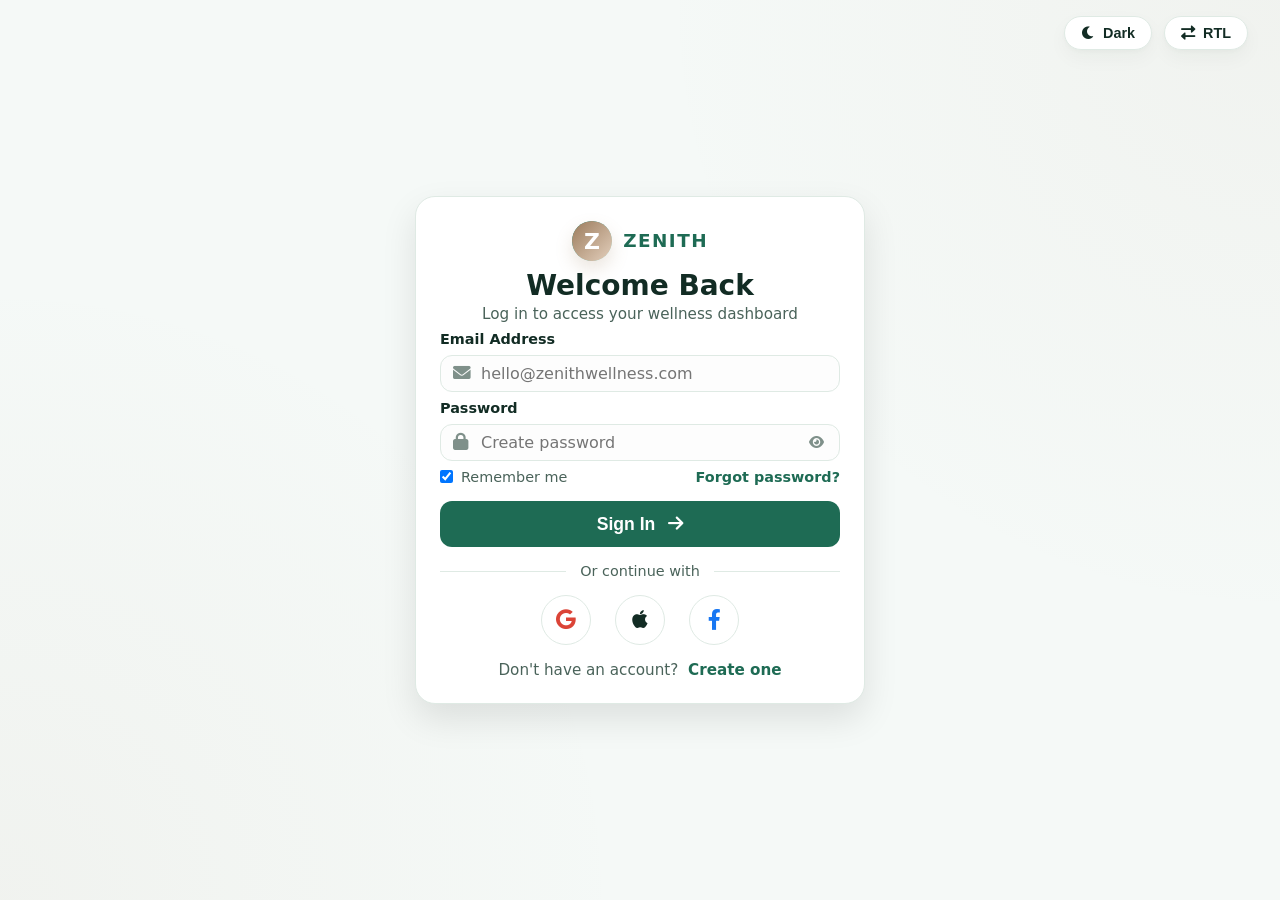
<file: login.html>
<!DOCTYPE html>
<html lang="en">
<head>
  <meta charset="UTF-8">
  <meta name="viewport" content="width=device-width, initial-scale=1.0, viewport-fit=cover">
  <title>Login - Zenith Wellness</title>
  <!-- Font Awesome 6 -->
  <link rel="stylesheet" href="fontawesome/fontawesome-free-6.0.0-web/css/all.min.css">
  <style>
    * {
      margin: 0;
      padding: 0;
      box-sizing: border-box;
      transition: background-color 0.3s ease, color 0.3s ease, border-color 0.3s ease;
    }

    /* LIGHT MODE (default) */
    :root {
      --bg-body: #f5f9f7;
      --bg-surface: #ffffff;
      --bg-card: #ffffff;
      --text-primary: #122c24;
      --text-secondary: #4a635a;
      --accent: #1e6b54;
      --accent-light: #d8ede4;
      --border: #dfeae4;
      --shadow-sm: 0 8px 20px rgba(18, 44, 36, 0.04), 0 2px 6px rgba(18, 44, 36, 0.03);
      --shadow-lg: 0 15px 35px rgba(0, 0, 0, 0.1);
      --accent-text: #ffffff;
      --navbar-bg: #ffffff;
      --input-bg: #fdfdfd;
      --link-hover: #144f3d;
    }

    body.dark-mode {
      --bg-body: #0a1411;
      --bg-surface: #11201b;
      --bg-card: #182c26;
      --text-primary: #f0f7f4;
      --text-secondary: #a3bdae;
      --accent: #4dd0a8;
      --accent-light: #1c4d3f;
      --border: #243e35;
      --accent-text: #051410;
      --navbar-bg: #0d1a16;
      --input-bg: #2a2a2a;
      --shadow-sm: 0 8px 20px rgba(0, 0, 0, 0.4);
      --shadow-lg: 0 15px 35px rgba(0, 0, 0, 0.5);
      --link-hover: #7af2cc;
    }

    body {
      font-family: 'Segoe UI', 'Inter', system-ui, -apple-system, BlinkMacSystemFont, sans-serif;
      background-color: var(--bg-body);
      color: var(--text-primary);
      min-height: 100vh;
      display: flex;
      flex-direction: column;
    }

    h1, h2, h3, h4, h5, h6 {
      font-weight: 600;
    }
    p {
      font-weight: 450;
    }

    /* Minimal Header */
    .login-header {
      padding: 0;
      position: fixed;
      top: 1rem;
      right: 2rem;
      left: auto !important;
      width: auto !important;
      z-index: 100;
      background: transparent;
    }
    html[dir="rtl"] .login-header {
      right: auto !important;
      left: 2rem !important;
    }

    /* Logo area (identical to index.html) */
    .logo {
      font-size: 1.35rem;
      font-weight: 700;
      letter-spacing: -0.02em;
      color: var(--accent);
      text-decoration: none;
      display: inline-flex;
      align-items: center;
      gap: 0.7rem;
      white-space: nowrap;
    }
    .logo-mark {
      width: 40px;
      height: 40px;
      border-radius: 50%;
      display: grid;
      place-items: center;
      background: linear-gradient(135deg, var(--accent) 0%, var(--accent-light) 100%);
      color: var(--accent-text);
      font-size: 1rem;
      font-weight: 700;
      box-shadow: 0 8px 18px rgba(155, 123, 92, 0.2);
    }
    .logo-text {
      font-size: 1.15rem;
      font-weight: 700;
      text-transform: uppercase;
      letter-spacing: 0.08em;
    }

    /* Action Buttons */
    .action-buttons {
      display: flex;
      gap: 12px;
    }
    .icon-btn {
      background: var(--bg-surface);
      border: 1px solid var(--border);
      padding: 8px 16px;
      border-radius: 40px;
      cursor: pointer;
      display: inline-flex;
      align-items: center;
      gap: 8px;
      font-weight: 600;
      font-size: 0.9rem;
      color: var(--text-primary);
      box-shadow: var(--shadow-sm);
    }
    .icon-btn:hover {
      background: var(--accent-light);
      border-color: var(--accent);
      color: #1e2a2e;
    }

    /* Main Login Area */
    .login-main {
      flex: 1;
      display: flex;
      align-items: center;
      justify-content: center;
      padding: 1rem;
      background: radial-gradient(circle at top right, rgba(155,123,92,0.05), transparent 40%),
                  radial-gradient(circle at bottom left, rgba(155,123,92,0.05), transparent 40%);
    }

    .login-card {
      background: var(--bg-card);
      width: 100%;
      max-width: 450px;
      border-radius: 20px;
      padding: 1.5rem;
      box-shadow: var(--shadow-lg);
      border: 1px solid var(--border);
    }

    .login-header-text {
      text-align: center;
      margin-bottom: 0.5rem;
    }
    .login-header-text h1 {
      font-size: 1.75rem;
      color: var(--text-primary);
      margin-bottom: 0.2rem;
    }
    .login-header-text p {
      color: var(--text-secondary);
      font-size: 0.95rem;
    }

    .form-group {
      margin-bottom: 0.5rem;
      position: relative;
    }
    .form-label {
      display: block;
      margin-bottom: 0.5rem;
      font-weight: 600;
      font-size: 0.9rem;
      color: var(--text-primary);
    }
    .input-wrapper {
      position: relative;
    }
    .input-icon {
      position: absolute;
      left: 0.8rem;
      top: 50%;
      transform: translateY(-50%);
      color: var(--text-secondary);
      font-size: 1.1rem;
      opacity: 0.7;
    }
    .form-control {
      display: block;
      width: 100%;
      padding: 0.5rem 1rem 0.5rem 2.5rem;
      border: 1px solid var(--border);
      border-radius: 12px;
      background: var(--input-bg);
      color: var(--text-primary);
      font-size: 1rem;
      font-family: inherit;
    }
    .form-control:focus {
      outline: none;
      border-color: var(--accent);
      box-shadow: 0 0 0 3px rgba(155, 123, 92, 0.1);
    }
    
    .password-toggle {
      position: absolute;
      right: 1rem;
      top: 50%;
      transform: translateY(-50%);
      background: none;
      border: none;
      color: var(--text-secondary);
      cursor: pointer;
      opacity: 0.7;
    }
    .password-toggle:hover {
      opacity: 1;
      color: var(--accent);
    }

    .form-options {
      display: flex;
      justify-content: space-between;
      align-items: center;
      margin-bottom: 1rem;
      font-size: 0.9rem;
    }
    .remember-me {
      display: flex;
      align-items: center;
      gap: 0.5rem;
      color: var(--text-secondary);
      cursor: pointer;
    }
    .forgot-link {
      color: var(--accent);
      text-decoration: none;
      font-weight: 600;
    }
    .forgot-link:hover {
      text-decoration: underline;
    }

    .btn-login {
      width: 100%;
      padding: 0.8rem;
      background: var(--accent);
      color: var(--accent-text);
      border: none;
      border-radius: 12px;
      font-size: 1.1rem;
      font-weight: 700;
      cursor: pointer;
      display: flex;
      justify-content: center;
      align-items: center;
      gap: 0.5rem;
      transition: background 0.3s, transform 0.2s;
    }
    .btn-login:hover {
      background: var(--link-hover);
      transform: translateY(-2px);
    }

    .register-link {
      text-align: center;
      margin-top: 1rem;
      color: var(--text-secondary);
      font-size: 0.95rem;
    }
    .register-link a {
      color: var(--accent);
      font-weight: 700;
      text-decoration: none;
      margin-left: 0.3rem;
    }
    .register-link a:hover {
      text-decoration: underline;
    }

    /* Social Login */
    .social-login-divider {
      display: flex;
      align-items: center;
      text-align: center;
      margin: 1rem 0;
      color: var(--text-secondary);
      font-size: 0.9rem;
    }
    .social-login-divider::before,
    .social-login-divider::after {
      content: '';
      flex: 1;
      border-bottom: 1px solid var(--border);
    }
    .social-login-divider:not(:empty)::before { margin-right: 1em; }
    .social-login-divider:not(:empty)::after { margin-left: 1em; }

    .social-btn-icon {
      width: 50px;
      height: 50px;
      border-radius: 50%;
      background: var(--bg-surface);
      border: 1px solid var(--border);
      color: var(--text-primary);
      font-size: 1.3rem;
      cursor: pointer;
      display: flex;
      align-items: center;
      justify-content: center;
      transition: all 0.3s;
    }
    .social-btn-icon:hover {
      background: var(--bg-body);
      border-color: var(--accent);
      transform: translateY(-3px);
      box-shadow: var(--shadow-sm);
    }

    @media (max-width: 600px) {
      .login-header {
        flex-direction: column;
        gap: 1rem;
      }
      .login-card {
        padding: 1.5rem;
        margin-top: 4rem;
      }
    }


    /* RTL Adjustments */
    html[dir="rtl"] .login-card .logo { direction: rtl !important; }
    html[dir="rtl"] .input-icon { left: auto !important; right: 1rem !important; }
    html[dir="rtl"] .form-control { padding: 0.5rem 2.5rem 0.5rem 2.5rem !important; }
    html[dir="rtl"] .password-toggle { right: auto !important; left: 1rem !important; }
    html[dir="rtl"] .forgot-link { direction: ltr !important; display: inline-block !important; }
    html[dir="rtl"] .register-link a { margin-left: 0 !important; margin-right: 0.3rem !important; }
    html[dir="rtl"] .btn-login i { margin-left: 0 !important; margin-right: 5px !important; }
  </style>
  <link rel="stylesheet" href="responsive.css">
  <link rel="icon" type="image/svg+xml" href="images/favicon.svg">
</head>
<body>

  <!-- Header -->
  <header class="login-header" style="justify-content: flex-end;">
    <div class="action-buttons">
      <button class="icon-btn" id="darkModeToggle">
        <i class="fas fa-moon"></i> <span id="themeText">Dark</span>
      </button>
      <button class="icon-btn" id="rtlToggleBtn">
        <i class="fas fa-exchange-alt"></i> <span id="rtlText">RTL</span>
      </button>
    </div>
  </header>

  <!-- Login Area -->
  <main class="login-main">
    <div class="login-card">
      <div class="login-header-text">
        <div style="display: flex; justify-content: center; margin-bottom: 0.5rem;">
          <a href="./index.html" class="logo" style="display: inline-flex;">
            <img src="images/favicon.svg" alt="Zenith Logo" class="logo-mark">
            <span class="logo-text">Zenith</span>
          </a>
        </div>
        <h1>Welcome Back</h1>
        <p>Log in to access your wellness dashboard</p>
      </div>

      <form action="#" method="POST" onsubmit="event.preventDefault(); alert('Login submitted');">
        
        <div class="form-group">
          <label class="form-label" for="email">Email Address</label>
          <div class="input-wrapper">
            <i class="fas fa-envelope input-icon"></i>
            <input type="email" id="email" class="form-control" placeholder="hello@zenithwellness.com" required>
          </div>
        </div>

        <div class="form-group">
          <label class="form-label" for="password">Password</label>
          <div class="input-wrapper">
            <i class="fas fa-lock input-icon"></i>
            <input type="password" id="password" class="form-control" placeholder="Create password" required>
            <button type="button" class="password-toggle" id="togglePassword" aria-label="Toggle Password Visibility">
              <i class="fas fa-eye"></i>
            </button>
          </div>
        </div>

        <div class="form-options">
          <label class="remember-me">
            <input type="checkbox" checked>
            <span>Remember me</span>
          </label>
          <a href="#" class="forgot-link">Forgot password?</a>
        </div>

        <button type="submit" class="btn-login">
          Sign In <i class="fas fa-arrow-right" style="margin-left: 5px;"></i>
        </button>

        <div class="social-login-divider">Or continue with</div>

        <div style="display: flex; justify-content: center; gap: 1.5rem;">
          <button type="button" class="social-btn-icon" aria-label="Sign in with Google">
            <i class="fab fa-google" style="color: #DB4437;"></i>
          </button>
          
          <button type="button" class="social-btn-icon" aria-label="Sign in with Apple">
            <i class="fab fa-apple"></i>
          </button>
          
          <button type="button" class="social-btn-icon" aria-label="Sign in with Facebook">
            <i class="fab fa-facebook-f" style="color: #1877F2;"></i>
          </button>
        </div>

      </form>

      <div class="register-link">
        Don't have an account? <a href="./register.html">Create one</a>
      </div>
    </div>
  </main>

  <script>
    (function() {
      // Elements
      const darkToggle = document.getElementById('darkModeToggle');
      const themeText = document.getElementById('themeText');
      const rtlToggle = document.getElementById('rtlToggleBtn');
      const rtlText = document.getElementById('rtlText');
      const togglePassword = document.getElementById('togglePassword');
      const passwordInput = document.getElementById('password');

      // Helper to safely access localStorage
      function getStorageItem(key) {
        try {
          return localStorage.getItem(key);
        } catch (e) {
          console.warn('localStorage is not accessible:', e);
          return null;
        }
      }

      function setStorageItem(key, value) {
        try {
          localStorage.setItem(key, value);
        } catch (e) {
          console.warn('localStorage set failed:', e);
        }
      }

      // --- Dark Mode Logic ---
      const isDark = getStorageItem('darkMode') === 'enabled';
      if (isDark) {
        document.body.classList.add('dark-mode');
        updateDarkButton(true);
      } else {
        updateDarkButton(false);
      }

      function updateDarkButton(darkActive) {
        if (!darkToggle) return;
        const icon = darkToggle.querySelector('i');
        if (icon) {
          icon.className = darkActive ? 'fas fa-sun' : 'fas fa-moon';
        }
        if (themeText) {
          themeText.innerText = darkActive ? 'Light' : 'Dark';
        }
      }

      if (darkToggle) {
        darkToggle.addEventListener('click', () => {
          const nowDark = document.body.classList.toggle('dark-mode');
          setStorageItem('darkMode', nowDark ? 'enabled' : 'disabled');
          updateDarkButton(nowDark);
        });
      }

      // --- RTL Logic ---
      let isRTL = getStorageItem('rtlMode') === 'enabled';
      function applyRTL(rtlActive) {
        document.documentElement.setAttribute('dir', rtlActive ? 'rtl' : 'ltr');
        if (rtlToggle) {
          rtlToggle.innerHTML = rtlActive 
            ? '<i class="fas fa-exchange-alt"></i> <span id="rtlText">LTR</span>' 
            : '<i class="fas fa-exchange-alt"></i> <span id="rtlText">RTL</span>';
        }
        setStorageItem('rtlMode', rtlActive ? 'enabled' : 'disabled');
      }
      applyRTL(isRTL);

      if (rtlToggle) {
        rtlToggle.addEventListener('click', () => {
          isRTL = !isRTL;
          applyRTL(isRTL);
        });
      }

      // --- Show/Hide Password Logic ---
      if (togglePassword && passwordInput) {
        togglePassword.addEventListener('click', function () {
          const type = passwordInput.getAttribute('type') === 'password' ? 'text' : 'password';
          passwordInput.setAttribute('type', type);
          this.innerHTML = type === 'password' ? '<i class="fas fa-eye"></i>' : '<i class="fas fa-eye-slash"></i>';
        });
      }

    })();
  </script>

<script>
    // --- Added for dynamic active state ---
    const currentPath = decodeURIComponent(window.location.pathname.split('/').pop()) || 'index.html';
    document.querySelectorAll('.nav-link, .dropdown-link').forEach(link => {
      const href = link.getAttribute('href');
      if (href && href !== '#' && href.includes(currentPath)) {
        link.classList.add('active');
        const parentLi = link.closest('li');
        if (parentLi) {
          const toggle = parentLi.querySelector('.dropdown-toggle');
          if (toggle) toggle.classList.add('active');
        }
      } else {
        link.classList.remove('active');
      }
    });
    // --- End dynamic active state ---
</script>
</body>
</html>
</file>
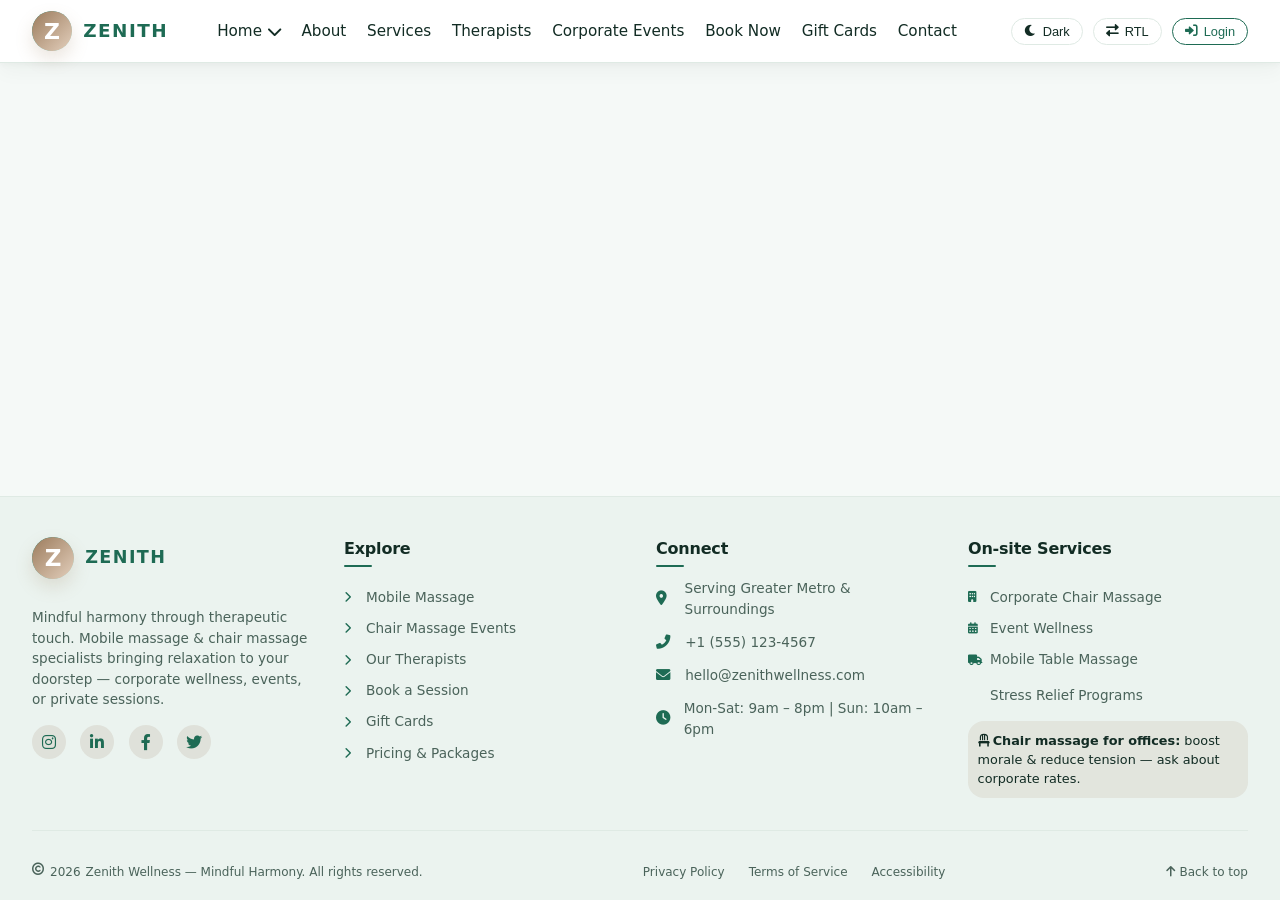
<file: navbar.html>
<!DOCTYPE html>
<html lang="en">
<head>
  <meta charset="UTF-8">
  <meta name="viewport" content="width=device-width, initial-scale=1.0, viewport-fit=cover">
  <title>Zenith Wellness | Mindful Harmony</title>
  <!-- Font Awesome 6 -->
  <link rel="stylesheet" href="fontawesome/fontawesome-free-6.0.0-web/css/all.min.css">
  <style>
    * {
      margin: 0;
      padding: 0;
      box-sizing: border-box;
      transition: background-color 0.2s ease, color 0.2s ease, border-color 0.2s ease;
    }

    /* LIGHT MODE (default) */
    :root {
      --bg-body: #f5f9f7;
      --bg-surface: #ffffff;
      --bg-card: #ffffff;
      --text-primary: #122c24;
      --text-secondary: #4a635a;
      --accent: #1e6b54;
      --accent-light: #d8ede4;
      --border: #dfeae4;
      --shadow-sm: 0 8px 20px rgba(18, 44, 36, 0.04), 0 2px 6px rgba(18, 44, 36, 0.03);
      --accent-text: #ffffff;
      --navbar-bg: #ffffff;
      --footer-bg: #ebf3ef;
      --link-hover: #144f3d;
      --active-link: #1e6b54;
    }

    body.dark-mode {
      --bg-body: #0a1411;
      --bg-surface: #11201b;
      --bg-card: #182c26;
      --text-primary: #f0f7f4;
      --text-secondary: #a3bdae;
      --accent: #4dd0a8;
      --accent-light: #1c4d3f;
      --border: #243e35;
      --accent-text: #051410;
      --navbar-bg: #0d1a16;
      --footer-bg: #070e0c;
      --shadow-sm: 0 8px 20px rgba(0, 0, 0, 0.4);
      --link-hover: #7af2cc;
      --active-link: #4dd0a8;
    }

    body {
      font-family: 'Segoe UI', 'Inter', system-ui, -apple-system, BlinkMacSystemFont, sans-serif;
      background-color: var(--bg-body);
      color: var(--text-primary);
      line-height: 1.5;
      scroll-behavior: smooth;
      min-height: 100vh;
      display: flex;
      flex-direction: column;
    }

    h1, h2, h3, h4, h5, h6 {
      font-weight: 600;
    }
    p {
      font-weight: 450;
    }

    /* STICKY NAVBAR - one line flex */
    .navbar {
      position: sticky;
      top: 0;
      z-index: 1000;
      background: var(--navbar-bg);
      box-shadow: var(--shadow-sm);
      border-bottom: 1px solid var(--border);
      padding: 0.7rem 2rem;
    }

    .nav-container {
      display: grid;
      grid-template-columns: auto 1fr auto;
      align-items: center;
      max-width: 1400px;
      margin: 0 auto;
      gap: 1rem;
      position: relative;
    }

    /* Logo area */
    .logo {
      font-size: 1.35rem;
      font-weight: 700;
      letter-spacing: -0.02em;
      color: var(--accent);
      text-decoration: none;
      display: inline-flex;
      align-items: center;
      gap: 0.7rem;
      white-space: nowrap;
      font-family: 'Segoe UI', 'Inter', system-ui, -apple-system, BlinkMacSystemFont, sans-serif;
    }

    .logo-mark {
      width: 40px;
      height: 40px;
      border-radius: 50%;
      display: grid;
      place-items: center;
      background: linear-gradient(135deg, var(--accent) 0%, var(--accent-light) 100%);
      color: var(--accent-text);
      font-size: 1rem;
      font-weight: 700;
      box-shadow: 0 8px 18px rgba(155, 123, 92, 0.2);
      flex-shrink: 0;
    }

    .logo-text {
      font-size: 1.15rem;
      font-weight: 700;
      text-transform: uppercase;
      letter-spacing: 0.08em;
    }

    /* Hamburger button (right side on mobile) */
    .hamburger {
      display: none;
      font-size: 1.8rem;
      background: none;
      border: none;
      cursor: pointer;
      color: var(--text-primary);
      order: 3;
      z-index: 1002;
    }

    /* Desktop navigation wrapper */
    .nav-menu {
      display: contents;
      align-items: center;
      gap: 1.2rem;
    }

    .nav-links {
      display: flex;
      gap: 1.3rem;
      list-style: none;
      align-items: center;
      flex-wrap: nowrap;
      justify-self: center;
    }

    .nav-links li {
      position: relative;
    }

    .nav-links li a {
      text-decoration: none;
      font-weight: 500;
      color: var(--text-primary);
      padding: 0.5rem 0;
      transition: color 0.2s, border-bottom 0.2s;
      font-size: 0.95rem;
      white-space: nowrap;
      position: relative;
    }

    .nav-link.dropdown-toggle {
      display: inline-flex;
      align-items: center;
      gap: 0.35rem;
      cursor: pointer;
    }

    .dropdown-menu {
      position: absolute;
      top: calc(100% + 0.35rem);
      left: 0;
      min-width: 10rem;
      background: var(--bg-surface);
      border: 1px solid var(--border);
      border-radius: 14px;
      box-shadow: var(--shadow-sm);
      padding: 0.45rem;
      display: none;
      flex-direction: column;
      gap: 0.25rem;
      z-index: 1001;
    }

    .dropdown-menu.show {
      display: flex;
    }

    .dropdown-link {
      padding: 0.55rem 0.7rem;
      border-radius: 10px;
      color: var(--text-primary);
      font-size: 0.92rem;
      text-decoration: none;
      transition: background-color 0.2s ease, color 0.2s ease;
    }

    .dropdown-link:hover {
      background: var(--accent-light);
      color: var(--link-hover);
    }

    .nav-links li a:hover {
      color: var(--link-hover);
    }

    .nav-links li a.active {
      color: var(--active-link);
      border-bottom: 2px solid var(--active-link);
      font-weight: 600;
    }

    /* action buttons: Dark mode, RTL, Login (register removed) */
    .action-buttons {
      display: flex;
      align-items: center;
      gap: 10px;
      margin-left: 0.3rem;
      justify-self: end;
    }

    .icon-btn {
      background: var(--bg-surface);
      border: 1px solid var(--border);
      padding: 5px 12px;
      border-radius: 40px;
      cursor: pointer;
      display: inline-flex;
      align-items: center;
      gap: 6px;
      font-weight: 500;
      font-size: 0.8rem;
      color: var(--text-primary);
      transition: all 0.2s;
    }

    .icon-btn:hover {
      background: var(--accent-light);
      border-color: var(--accent);
      color: #1e2a2e;
    }

    .btn-outline {
      background: transparent;
      border: 1px solid var(--accent);
      padding: 5px 12px;
      border-radius: 40px;
      cursor: pointer;
      font-weight: 500;
      color: var(--accent);
      transition: all 0.2s;
      font-size: 0.8rem;
      display: inline-flex;
      align-items: center;
      gap: 6px;
    }

    .btn-outline:hover {
      background: var(--accent);
      color: var(--accent-text);
    }

    main {
      flex: 1;
    }

    /* ========== ENHANCED FOOTER STYLES (same color, font, variables) ========== */
    .site-footer {
      background: var(--footer-bg);
      border-top: 1px solid var(--border);
      margin-top: 3rem;
      font-size: 0.9rem;
    }

    .footer-container {
      max-width: 1300px;
      margin: 0 auto;
      padding: 2.5rem 2rem 1.2rem 2rem;
    }

    .footer-grid {
      display: grid;
      grid-template-columns: repeat(4, 1fr);
      gap: 2rem;
      margin-bottom: 2rem;
      border-bottom: 1px solid var(--border);
      padding-bottom: 2rem;
    }

    /* Brand column (logo identical to navbar) */
    .footer-brand .footer-logo {
      display: inline-flex;
      align-items: center;
      gap: 0.7rem;
      margin-bottom: 1rem;
      text-decoration: none;
    }

    .footer-brand .logo-mark {
      width: 42px;
      height: 42px;
      font-size: 1rem;
    }

    .footer-brand .logo-text {
      font-size: 1.1rem;
      font-weight: 700;
      text-transform: uppercase;
      letter-spacing: 0.08em;
      color: var(--accent);
    }

    .footer-description {
      color: var(--text-secondary);
      font-size: 0.85rem;
      line-height: 1.5;
      margin: 0.8rem 0 1rem 0;
    }

    .footer-heading {
      font-weight: 600;
      font-size: 1rem;
      margin-bottom: 1.1rem;
      letter-spacing: -0.2px;
      color: var(--text-primary);
      position: relative;
      display: inline-block;
    }

    .footer-heading:after {
      content: '';
      position: absolute;
      bottom: -6px;
      left: 0;
      width: 28px;
      height: 2px;
      background: var(--accent);
      border-radius: 2px;
    }

    .footer-links-list {
      list-style: none;
      margin-top: 0.5rem;
    }

    .footer-links-list li {
      margin-bottom: 0.6rem;
    }

    .footer-links-list a {
      color: var(--text-secondary);
      text-decoration: none;
      transition: all 0.2s ease;
      font-size: 0.85rem;
      display: inline-flex;
      align-items: center;
      gap: 6px;
    }

    .footer-links-list a i {
      font-size: 0.7rem;
      width: 1rem;
      color: var(--accent);
    }

    .footer-links-list a:hover {
      color: var(--link-hover);
      transform: translateX(3px);
    }

    .contact-info-item {
      display: flex;
      align-items: center;
      gap: 10px;
      margin-bottom: 0.8rem;
      font-size: 0.85rem;
      color: var(--text-secondary);
    }

    .contact-info-item i {
      width: 1.2rem;
      color: var(--accent);
      font-size: 0.9rem;
    }

    .contact-info-item a {
      color: var(--text-secondary);
      text-decoration: none;
    }

    .contact-info-item a:hover {
      color: var(--link-hover);
      text-decoration: underline;
    }

    .social-links-footer {
      display: flex;
      gap: 0.9rem;
      margin-top: 1rem;
    }

    .social-links-footer a {
      background: rgba(155, 123, 92, 0.15);
      width: 34px;
      height: 34px;
      border-radius: 50%;
      display: inline-flex;
      align-items: center;
      justify-content: center;
      color: var(--accent);
      font-size: 1rem;
      transition: all 0.25s;
      text-decoration: none;
    }

    .social-links-footer a:hover {
      background: var(--accent);
      color: var(--accent-text);
      transform: translateY(-2px);
    }

    .footer-bottom {
      display: flex;
      flex-wrap: wrap;
      justify-content: space-between;
      align-items: center;
      gap: 1rem;
      font-size: 0.75rem;
      color: var(--text-secondary);
    }

    .footer-bottom .copyright {
      display: flex;
      gap: 5px;
      flex-wrap: wrap;
    }

    .footer-bottom .legal-links {
      display: flex;
      gap: 1.5rem;
    }

    .footer-bottom .legal-links a {
      color: var(--text-secondary);
      text-decoration: none;
    }

    .footer-bottom .legal-links a:hover {
      color: var(--link-hover);
      text-decoration: underline;
    }

    /* responsive */
    @media (max-width: 992px) {
      .footer-grid {
        grid-template-columns: repeat(2, 1fr);
        gap: 1.8rem;
      }
    }
    @media (max-width: 640px) {
      .footer-container {
        padding: 2rem 1.2rem 1rem;
      }
      .footer-grid {
        grid-template-columns: 1fr;
        gap: 2rem;
      }
      .footer-bottom {
        flex-direction: column;
        text-align: center;
        justify-content: center;
      }
      .legal-links {
        justify-content: center;
      }
    }

    /* RTL adjustments */
    html[dir="rtl"] .footer-heading:after {
      left: auto;
      right: 0;
    }
    html[dir="rtl"] .footer-links-list a i {
      transform: scaleX(-1);
    }
    html[dir="rtl"] .footer-links-list a:hover {
      transform: translateX(-3px);
    }

    /* Mobile navbar remains untouched */
    @media (max-width: 1024px) {
      .navbar {
        padding: 0.7rem 1.2rem;
      }
      .nav-container {
        display: flex;
        justify-content: space-between;
        flex-wrap: nowrap;
      }
      .hamburger {
        display: block;
      }
      .dropdown-menu {
        position: static;
        margin-top: 0.35rem;
        box-shadow: none;
        border-radius: 12px;
      }
      .nav-menu {
        display: flex;
        position: fixed;
        top: 72px;
        right: -100%;
        width: 78%;
        max-width: 340px;
        height: calc(100vh - 72px);
        background: var(--navbar-bg);
        backdrop-filter: blur(8px);
        flex-direction: column;
        align-items: stretch;
        justify-content: flex-start;
        padding: 2rem 1.8rem;
        transition: right 0.3s cubic-bezier(0.2, 0.9, 0.4, 1.1);
        box-shadow: -8px 0 28px rgba(0, 0, 0, 0.25);
        z-index: 999;
        border-left: 1px solid var(--border);
        gap: 2rem;
        overflow-y: auto;
      }
      .nav-menu.active {
        right: 0;
      }
      .nav-links {
        flex-direction: column;
        align-items: flex-start;
        width: 100%;
        gap: 1.4rem;
      }
      .nav-links li {
        width: 100%;
      }
      .nav-links li a {
        white-space: normal;
        font-size: 1.1rem;
        display: block;
        width: 100%;
        padding: 0.3rem 0;
      }
      .action-buttons {
        flex-direction: column;
        align-items: stretch;
        width: 100%;
        gap: 12px;
        margin-left: 0;
      }
      .action-buttons .icon-btn,
      .action-buttons .btn-outline {
        justify-content: center;
        width: 100%;
        text-align: center;
      }
    }
  </style>
  <link rel="stylesheet" href="responsive.css">
  <link rel="icon" type="image/svg+xml" href="images/favicon.svg">
</head>
<body>

<header class="navbar" id="mainNavbar">
  <div class="nav-container">
    <a href="index.html" class="logo" id="logoLink">
      <img src="images/favicon.svg" alt="Zenith Logo" class="logo-mark">
      <span class="logo-text">Zenith</span>
    </a>
    <button class="hamburger" id="hamburgerBtn" aria-label="Menu">
      <i class="fas fa-bars"></i>
    </button>
    <div class="nav-menu" id="navMenu">
      <ul class="nav-links" id="navLinks">
        <li>
          <a href="index.html" class="nav-link dropdown-toggle" id="homeDropdownToggle" aria-expanded="false">
            Home <i class="fas fa-chevron-down"></i>
          </a>
          <div class="dropdown-menu" id="homeDropdownMenu">
            <a href="index.html" class="dropdown-link">Home 1</a>
            <a href="home2.html" class="dropdown-link">Home 2</a>
          </div>
        </li>
        <li><a href="about.html" class="nav-link">About</a></li>
        <li><a href="services.html" class="nav-link">Services</a></li>
        <li><a href="therapists.html" class="nav-link">Therapists</a></li>
        <li><a href="corporate events.html" class="nav-link">Corporate Events</a></li>
        <li><a href="book now.html" class="nav-link">Book Now</a></li>
        <li><a href="gift card.html" class="nav-link">Gift Cards</a></li>
        <li><a href="contact.html" class="nav-link">Contact</a></li>
      </ul>
      <div class="action-buttons">
        <button class="icon-btn" id="darkModeToggle"><i class="fas fa-moon"></i> <span>Dark</span></button>
        <button class="icon-btn" id="rtlToggleBtn"><i class="fas fa-exchange-alt"></i> RTL</button>
        <button class="btn-outline" id="loginBtn" onclick="window.location.href='login.html'"><i class="fas fa-sign-in-alt"></i> Login</button>
      </div>
    </div>
  </div>
</header>

<main>
  <!-- empty main content - footer emphasis -->
</main>

<!-- ========== ENHANCED FOOTER SAME COLOR, FONT, NAVBAR LOGO INCLUDED ========== -->
<footer class="site-footer">
  <div class="footer-container">
    <div class="footer-grid">
      <!-- Column 1: Brand + Logo (identical to navbar) -->
      <div class="footer-brand">
        <a href="#" class="footer-logo" id="footerLogoLink">
          <img src="images/favicon.svg" alt="Zenith Logo" class="logo-mark">
          <span class="logo-text">Zenith</span>
        </a>
        <p class="footer-description">
          Mindful harmony through therapeutic touch. Mobile massage & chair massage specialists bringing relaxation to your doorstep — corporate wellness, events, or private sessions.
        </p>
        <div class="social-links-footer">
          <a href="#" aria-label="Instagram"><i class="fab fa-instagram"></i></a>
          <a href="#" aria-label="LinkedIn"><i class="fab fa-linkedin-in"></i></a>
          <a href="#" aria-label="Facebook"><i class="fab fa-facebook-f"></i></a>
          <a href="#" aria-label="X"><i class="fab fa-twitter"></i></a>
        </div>
      </div>

      <!-- Column 2: Quick Links (wellness & massage) -->
      <div>
        <h4 class="footer-heading">Explore</h4>
        <ul class="footer-links-list">
          <li><a href="services.html"><i class="fas fa-chevron-right"></i> Mobile Massage</a></li>
          <li><a href="corporate events.html"><i class="fas fa-chevron-right"></i> Chair Massage Events</a></li>
          <li><a href="therapists.html"><i class="fas fa-chevron-right"></i> Our Therapists</a></li>
          <li><a href="book now.html"><i class="fas fa-chevron-right"></i> Book a Session</a></li>
          <li><a href="gift card.html"><i class="fas fa-chevron-right"></i> Gift Cards</a></li>
          <li><a href="#pricing"><i class="fas fa-chevron-right"></i> Pricing & Packages</a></li>
        </ul>
      </div>

      <!-- Column 3: Contact & Support -->
      <div>
        <h4 class="footer-heading">Connect</h4>
        <div class="contact-info-item">
          <i class="fas fa-map-marker-alt"></i>
          <span>Serving Greater Metro & Surroundings</span>
        </div>
        <div class="contact-info-item">
          <i class="fas fa-phone-alt"></i>
          <a href="tel:+15551234567">+1 (555) 123-4567</a>
        </div>
        <div class="contact-info-item">
          <i class="fas fa-envelope"></i>
          <a href="mailto:hello@zenithwellness.com">hello@zenithwellness.com</a>
        </div>
        <div class="contact-info-item">
          <i class="fas fa-clock"></i>
          <span>Mon-Sat: 9am – 8pm | Sun: 10am – 6pm</span>
        </div>
      </div>

      <!-- Column 4: Corporate & Chair Massage Spotlight -->
      <div>
        <h4 class="footer-heading">On-site Services</h4>
        <ul class="footer-links-list">
          <li><a href="corporate events.html"><i class="fas fa-building"></i> Corporate Chair Massage</a></li>
          <li><a href="#events"><i class="fas fa-calendar-alt"></i> Event Wellness</a></li>
          <li><a href="#mobile"><i class="fas fa-truck"></i> Mobile Table Massage</a></li>
          <li><a href="#wellness"><i class="fas fa-hand-spa"></i> Stress Relief Programs</a></li>
        </ul>
        <div style="margin-top: 1rem; background: rgba(155, 123, 92, 0.12); padding: 0.6rem; border-radius: 16px; font-size: 0.8rem;">
          <i class="fas fa-chair"></i> <strong>Chair massage for offices:</strong> boost morale & reduce tension — ask about corporate rates.
        </div>
      </div>
    </div>

    <div class="footer-bottom">
      <div class="copyright">
        <i class="far fa-copyright"></i> <span id="currentYear"></span> Zenith Wellness — Mindful Harmony. All rights reserved.
      </div>
      <div class="legal-links">
        <a href="#">Privacy Policy</a>
        <a href="#">Terms of Service</a>
        <a href="#">Accessibility</a>
      </div>
      <div class="back-to-top">
        <a href="#" style="color: var(--text-secondary); text-decoration: none; display: inline-flex; align-items: center; gap: 5px;">
          <i class="fas fa-arrow-up"></i> Back to top
        </a>
      </div>
    </div>
  </div>
</footer>

<script>
  (function() {
    // DOM elements
    const hamburger = document.getElementById('hamburgerBtn');
    const navMenu = document.getElementById('navMenu');
    const navLinks = document.querySelectorAll('.nav-link');
    const homeDropdownToggle = document.getElementById('homeDropdownToggle');
    const homeDropdownMenu = document.getElementById('homeDropdownMenu');
    const dropdownLinks = document.querySelectorAll('.dropdown-link');
    const darkToggle = document.getElementById('darkModeToggle');
    const rtlToggle = document.getElementById('rtlToggleBtn');
    const loginBtn = document.getElementById('loginBtn');
    const logoLink = document.getElementById('logoLink');
    const footerLogoLink = document.getElementById('footerLogoLink');

    // Helper: close mobile menu (right side)
    function closeMobileMenu() {
      if (window.innerWidth <= 1024 && navMenu.classList.contains('active')) {
        navMenu.classList.remove('active');
      }
    }

    function closeHomeDropdown() {
      if (homeDropdownMenu) {
        homeDropdownMenu.classList.remove('show');
      }
      if (homeDropdownToggle) {
        homeDropdownToggle.setAttribute('aria-expanded', 'false');
      }
    }

    // Smooth scroll for all internal links (including footer links)
    const allInternalLinks = document.querySelectorAll('a[href^="#"]');
    allInternalLinks.forEach(link => {
      link.addEventListener('click', (e) => {
        const href = link.getAttribute('href');
        if (href && href !== "#" && href.startsWith('#')) {
          e.preventDefault();
          const targetId = href.substring(1);
          const targetElem = document.getElementById(targetId);
          if (targetElem) {
            targetElem.scrollIntoView({ behavior: 'smooth', block: 'start' });
            closeMobileMenu();
            closeHomeDropdown();
          }
        }
      });
    });

    // Logo clicks scroll to top
    if (logoLink) {
      logoLink.addEventListener('click', (e) => {
        e.preventDefault();
        window.scrollTo({ top: 0, behavior: 'smooth' });
        closeMobileMenu();
        navLinks.forEach(link => link.classList.remove('active'));
      });
    }
    if (footerLogoLink) {
      footerLogoLink.addEventListener('click', (e) => {
        e.preventDefault();
        window.scrollTo({ top: 0, behavior: 'smooth' });
      });
    }

    // Home dropdown toggle
    if (homeDropdownToggle) {
      homeDropdownToggle.addEventListener('click', (e) => {
        e.preventDefault();
        const isOpen = homeDropdownMenu.classList.toggle('show');
        homeDropdownToggle.setAttribute('aria-expanded', String(isOpen));
      });
    }

    // Close dropdown when clicking outside
    document.addEventListener('click', (e) => {
      if (homeDropdownMenu && !homeDropdownMenu.contains(e.target) && !homeDropdownToggle.contains(e.target)) {
        closeHomeDropdown();
      }
      if (window.innerWidth <= 1024 && navMenu.classList.contains('active') && !navMenu.contains(e.target) && !hamburger.contains(e.target)) {
        navMenu.classList.remove('active');
      }
    });

    // Hamburger menu
    if (hamburger) {
      hamburger.addEventListener('click', (e) => {
        e.stopPropagation();
        navMenu.classList.toggle('active');
      });
    }

    // Dark mode
    const isDark = localStorage.getItem('darkMode') === 'enabled';
    if (isDark) {
      document.body.classList.add('dark-mode');
      updateDarkButton(true);
    } else {
      updateDarkButton(false);
    }
    function updateDarkButton(darkActive) {
      if (!darkToggle) return;
      const icon = darkToggle.querySelector('i');
      const span = darkToggle.querySelector('span');
      if (darkActive) {
        icon.className = 'fas fa-sun';
        span.innerText = 'Light';
      } else {
        icon.className = 'fas fa-moon';
        span.innerText = 'Dark';
      }
    }
    if (darkToggle) {
      darkToggle.addEventListener('click', () => {
        const nowDark = document.body.classList.toggle('dark-mode');
        localStorage.setItem('darkMode', nowDark ? 'enabled' : 'disabled');
        updateDarkButton(nowDark);
      });
    }

    // RTL functionality
    let isRTL = localStorage.getItem('rtlMode') === 'enabled';
    function applyRTL(rtlActive) {
      if (rtlActive) {
        document.documentElement.setAttribute('dir', 'rtl');
        if (rtlToggle) rtlToggle.innerHTML = '<i class="fas fa-exchange-alt"></i> LTR';
      } else {
        document.documentElement.setAttribute('dir', 'ltr');
        if (rtlToggle) rtlToggle.innerHTML = '<i class="fas fa-exchange-alt"></i> RTL';
      }
      localStorage.setItem('rtlMode', rtlActive ? 'enabled' : 'disabled');
    }
    applyRTL(isRTL);
    if (rtlToggle) {
      rtlToggle.addEventListener('click', () => {
        isRTL = !isRTL;
        applyRTL(isRTL);
      });
    }

    // Login button demo
    

    // Set current year in footer
    const yearSpan = document.getElementById('currentYear');
    if (yearSpan) yearSpan.textContent = new Date().getFullYear();

    // Back to top smooth
    const backToTop = document.querySelector('.back-to-top a');
    if (backToTop) {
      backToTop.addEventListener('click', (e) => {
        e.preventDefault();
        window.scrollTo({ top: 0, behavior: 'smooth' });
      });
    }
  })();
</script>

<script>
    // --- Added for dynamic active state ---
    const currentPath = decodeURIComponent(window.location.pathname.split('/').pop()) || 'index.html';
    document.querySelectorAll('.nav-link, .dropdown-link').forEach(link => {
      const href = link.getAttribute('href');
      if (href && href !== '#' && href.includes(currentPath)) {
        link.classList.add('active');
        const parentLi = link.closest('li');
        if (parentLi) {
          const toggle = parentLi.querySelector('.dropdown-toggle');
          if (toggle) toggle.classList.add('active');
        }
      } else {
        link.classList.remove('active');
      }
    });
    // --- End dynamic active state ---
</script>
</body>
</html>
</file>
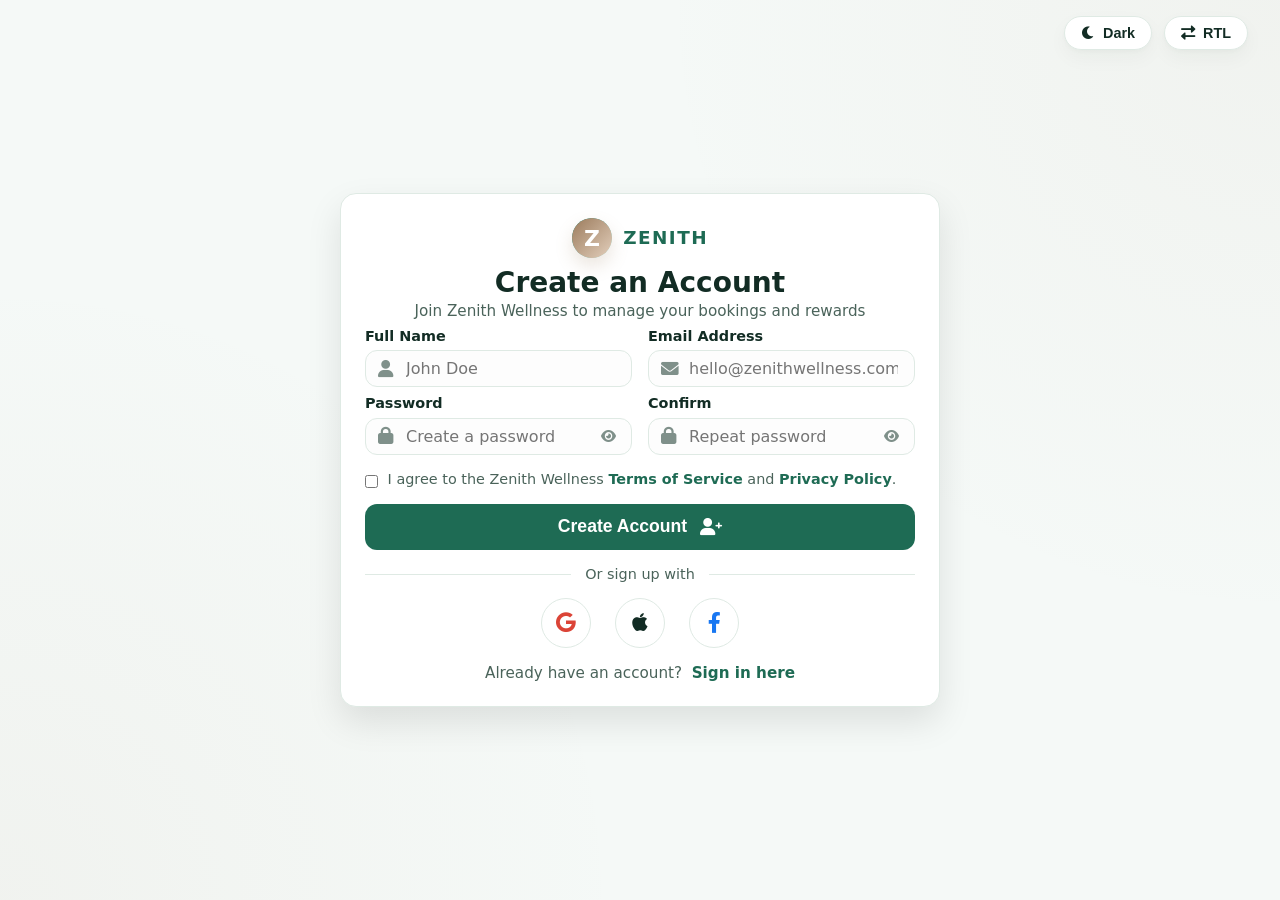
<file: register.html>
<!DOCTYPE html>
<html lang="en">
<head>
  <meta charset="UTF-8">
  <meta name="viewport" content="width=device-width, initial-scale=1.0, viewport-fit=cover">
  <title>Register - Zenith Wellness</title>
  <!-- Font Awesome 6 -->
  <link rel="stylesheet" href="fontawesome/fontawesome-free-6.0.0-web/css/all.min.css">
  <style>
    * {
      margin: 0;
      padding: 0;
      box-sizing: border-box;
      transition: background-color 0.3s ease, color 0.3s ease, border-color 0.3s ease;
    }

    /* LIGHT MODE (default) */
    :root {
      --bg-body: #f5f9f7;
      --bg-surface: #ffffff;
      --bg-card: #ffffff;
      --text-primary: #122c24;
      --text-secondary: #4a635a;
      --accent: #1e6b54;
      --accent-light: #d8ede4;
      --border: #dfeae4;
      --shadow-sm: 0 8px 20px rgba(18, 44, 36, 0.04), 0 2px 6px rgba(18, 44, 36, 0.03);
      --shadow-lg: 0 15px 35px rgba(0, 0, 0, 0.1);
      --accent-text: #ffffff;
      --navbar-bg: #ffffff;
      --input-bg: #fdfdfd;
      --link-hover: #144f3d;
    }

    body.dark-mode {
      --bg-body: #0a1411;
      --bg-surface: #11201b;
      --bg-card: #182c26;
      --text-primary: #f0f7f4;
      --text-secondary: #a3bdae;
      --accent: #4dd0a8;
      --accent-light: #1c4d3f;
      --border: #243e35;
      --accent-text: #051410;
      --navbar-bg: #0d1a16;
      --input-bg: #2a2a2a;
      --shadow-sm: 0 8px 20px rgba(0, 0, 0, 0.4);
      --shadow-lg: 0 15px 35px rgba(0, 0, 0, 0.5);
      --link-hover: #7af2cc;
    }

    body {
      font-family: 'Segoe UI', 'Inter', system-ui, -apple-system, BlinkMacSystemFont, sans-serif;
      background-color: var(--bg-body);
      color: var(--text-primary);
      min-height: 100vh;
      display: flex;
      flex-direction: column;
    }

    h1, h2, h3, h4, h5, h6 {
      font-weight: 600;
    }
    p {
      font-weight: 450;
    }

    /* Minimal Header */
    .register-header {
      padding: 0;
      position: fixed;
      top: 1rem;
      right: 2rem;
      left: auto !important;
      width: auto !important;
      z-index: 100;
      background: transparent;
    }
    html[dir="rtl"] .register-header {
      right: auto !important;
      left: 2rem !important;
    }

    /* Logo area (identical to index.html) */
    .logo {
      font-size: 1.35rem;
      font-weight: 700;
      letter-spacing: -0.02em;
      color: var(--accent);
      text-decoration: none;
      display: inline-flex;
      align-items: center;
      gap: 0.7rem;
      white-space: nowrap;
    }
    .logo-mark {
      width: 40px;
      height: 40px;
      border-radius: 50%;
      display: grid;
      place-items: center;
      background: linear-gradient(135deg, var(--accent) 0%, var(--accent-light) 100%);
      color: var(--accent-text);
      font-size: 1rem;
      font-weight: 700;
      box-shadow: 0 8px 18px rgba(155, 123, 92, 0.2);
    }
    .logo-text {
      font-size: 1.15rem;
      font-weight: 700;
      text-transform: uppercase;
      letter-spacing: 0.08em;
    }

    /* Action Buttons */
    .action-buttons {
      display: flex;
      gap: 12px;
    }
    .icon-btn {
      background: var(--bg-surface);
      border: 1px solid var(--border);
      padding: 8px 16px;
      border-radius: 40px;
      cursor: pointer;
      display: inline-flex;
      align-items: center;
      gap: 8px;
      font-weight: 600;
      font-size: 0.9rem;
      color: var(--text-primary);
      box-shadow: var(--shadow-sm);
    }
    .icon-btn:hover {
      background: var(--accent-light);
      border-color: var(--accent);
      color: #1e2a2e;
    }

    /* Main Register Area */
    .register-main {
      flex: 1;
      display: flex;
      align-items: center;
      justify-content: center;
      padding: 1rem;
      background: radial-gradient(circle at top right, rgba(155,123,92,0.05), transparent 40%),
                  radial-gradient(circle at bottom left, rgba(155,123,92,0.05), transparent 40%);
    }

    .register-card {
      background: var(--bg-card);
      width: 100%;
      max-width: 600px;
      border-radius: 16px;
      padding: 1.5rem;
      box-shadow: var(--shadow-lg);
      border: 1px solid var(--border);
    }

    .register-header-text {
      text-align: center;
      margin-bottom: 0.5rem;
    }
    .register-header-text h1 {
      font-size: 1.75rem;
      color: var(--text-primary);
      margin-bottom: 0.2rem;
    }
    .register-header-text p {
      color: var(--text-secondary);
      font-size: 0.95rem;
    }

    .form-row {
      display: flex;
      gap: 1rem;
    }
    .form-row .form-group {
      flex: 1;
      margin-bottom: 0.5rem;
    }

    .form-group {
      margin-bottom: 0.5rem;
      position: relative;
    }
    .form-label {
      display: block;
      margin-bottom: 0.4rem;
      font-weight: 600;
      font-size: 0.9rem;
      color: var(--text-primary);
    }
    .input-wrapper {
      position: relative;
    }
    .input-icon {
      position: absolute;
      left: 0.8rem;
      top: 50%;
      transform: translateY(-50%);
      color: var(--text-secondary);
      font-size: 1.1rem;
      opacity: 0.7;
    }
    .form-control {
      display: block;
      width: 100%;
      padding: 0.5rem 1rem 0.5rem 2.5rem;
      border: 1px solid var(--border);
      border-radius: 12px;
      background: var(--input-bg);
      color: var(--text-primary);
      font-size: 1rem;
      font-family: inherit;
    }
    .form-control:focus {
      outline: none;
      border-color: var(--accent);
      box-shadow: 0 0 0 3px rgba(155, 123, 92, 0.1);
    }
    
    .password-toggle {
      position: absolute;
      right: 1rem;
      top: 50%;
      transform: translateY(-50%);
      background: none;
      border: none;
      color: var(--text-secondary);
      cursor: pointer;
      opacity: 0.7;
    }
    .password-toggle:hover {
      opacity: 1;
      color: var(--accent);
    }

    .terms-group {
      display: flex;
      align-items: flex-start;
      gap: 0.6rem;
      margin-top: 0.5rem;
      margin-bottom: 1rem;
      font-size: 0.9rem;
      color: var(--text-secondary);
    }
    .terms-group input[type="checkbox"] {
      margin-top: 0.25rem;
      cursor: pointer;
    }
    .terms-link {
      color: var(--accent);
      text-decoration: none;
      font-weight: 600;
    }
    .terms-link:hover {
      text-decoration: underline;
    }

    .btn-register {
      width: 100%;
      padding: 0.8rem;
      background: var(--accent);
      color: var(--accent-text);
      border: none;
      border-radius: 12px;
      font-size: 1.1rem;
      font-weight: 700;
      cursor: pointer;
      display: flex;
      justify-content: center;
      align-items: center;
      gap: 0.5rem;
      transition: background 0.3s, transform 0.2s;
    }
    .btn-register:hover {
      background: var(--link-hover);
      transform: translateY(-2px);
    }

    .login-link {
      text-align: center;
      margin-top: 1rem;
      color: var(--text-secondary);
      font-size: 0.95rem;
    }
    .login-link a {
      color: var(--accent);
      font-weight: 700;
      text-decoration: none;
      margin-left: 0.3rem;
    }
    .login-link a:hover {
      text-decoration: underline;
    }

    @media (max-width: 700px) {
      .form-row { flex-direction: column; gap: 0; }
    }

    /* Social Login */
    .social-login-divider {
      display: flex;
      align-items: center;
      text-align: center;
      margin: 1rem 0;
      color: var(--text-secondary);
      font-size: 0.9rem;
    }
    .social-login-divider::before,
    .social-login-divider::after {
      content: '';
      flex: 1;
      border-bottom: 1px solid var(--border);
    }
    .social-login-divider:not(:empty)::before { margin-right: 1em; }
    .social-login-divider:not(:empty)::after { margin-left: 1em; }

    .social-btn-icon {
      width: 50px;
      height: 50px;
      border-radius: 50%;
      background: var(--bg-surface);
      border: 1px solid var(--border);
      color: var(--text-primary);
      font-size: 1.3rem;
      cursor: pointer;
      display: flex;
      align-items: center;
      justify-content: center;
      transition: all 0.3s;
    }
    .social-btn-icon:hover {
      background: var(--bg-body);
      border-color: var(--accent);
      transform: translateY(-3px);
      box-shadow: var(--shadow-sm);
    }

    @media (max-width: 600px) {
      .register-header {
        flex-direction: column;
        gap: 1rem;
        position: static;
        padding-bottom: 0;
      }
      .register-main {
        padding-top: 2rem;
      }
      .register-card {
        padding: 1.5rem;
      }
    }


    /* RTL Adjustments */
    html[dir="rtl"] .register-card .logo { direction: rtl !important; }
    html[dir="rtl"] .input-icon { left: auto !important; right: 1rem !important; }
    html[dir="rtl"] .form-control { padding: 0.5rem 2.5rem 0.5rem 2.5rem !important; }
    html[dir="rtl"] .password-toggle { right: auto !important; left: 1rem !important; }
    html[dir="rtl"] .login-link a { margin-left: 0 !important; margin-right: 0.3rem !important; }
    html[dir="rtl"] .btn-register i { margin-left: 0 !important; margin-right: 5px !important; }
  </style>
  <link rel="stylesheet" href="responsive.css">
  <link rel="icon" type="image/svg+xml" href="images/favicon.svg">
</head>
<body>

  <!-- Header -->
  <header class="register-header" style="justify-content: flex-end;">
    <div class="action-buttons">
      <button class="icon-btn" id="darkModeToggle">
        <i class="fas fa-moon"></i> <span id="themeText">Dark</span>
      </button>
      <button class="icon-btn" id="rtlToggleBtn">
        <i class="fas fa-exchange-alt"></i> <span id="rtlText">RTL</span>
      </button>
    </div>
  </header>

  <!-- Register Area -->
  <main class="register-main">
    <div class="register-card">
      <div class="register-header-text">
        <div style="display: flex; justify-content: center; margin-bottom: 0.5rem;">
          <a href="index.html" class="logo" style="display: inline-flex;">
            <img src="images/favicon.svg" alt="Zenith Logo" class="logo-mark">
            <span class="logo-text">Zenith</span>
          </a>
        </div>
        <h1>Create an Account</h1>
        <p>Join Zenith Wellness to manage your bookings and rewards</p>
      </div>

      <form action="#" method="POST" onsubmit="event.preventDefault(); alert('Registration submitted successfully!');">
        
        <div class="form-row">
          <div class="form-group">
            <label class="form-label" for="fullname">Full Name</label>
            <div class="input-wrapper">
              <i class="fas fa-user input-icon"></i>
              <input type="text" id="fullname" class="form-control" placeholder="John Doe" required>
            </div>
          </div>

          <div class="form-group">
            <label class="form-label" for="email">Email Address</label>
            <div class="input-wrapper">
              <i class="fas fa-envelope input-icon"></i>
              <input type="email" id="email" class="form-control" placeholder="hello@zenithwellness.com" required>
            </div>
          </div>
        </div>

        <div class="form-row">
          <div class="form-group">
            <label class="form-label" for="password">Password</label>
            <div class="input-wrapper">
              <i class="fas fa-lock input-icon"></i>
              <input type="password" id="password" class="form-control" placeholder="Create a password" required>
              <button type="button" class="password-toggle" data-target="password" aria-label="Toggle Password Visibility">
                <i class="fas fa-eye"></i>
              </button>
            </div>
          </div>

          <div class="form-group">
            <label class="form-label" for="confirm-password">Confirm</label>
            <div class="input-wrapper">
              <i class="fas fa-lock input-icon"></i>
              <input type="password" id="confirm-password" class="form-control" placeholder="Repeat password" required>
              <button type="button" class="password-toggle" data-target="confirm-password" aria-label="Toggle Password Visibility">
                <i class="fas fa-eye"></i>
              </button>
            </div>
          </div>
        </div>

        <div class="terms-group">
          <input type="checkbox" id="terms" required>
          <label for="terms">I agree to the Zenith Wellness <a href="#" class="terms-link">Terms of Service</a> and <a href="#" class="terms-link">Privacy Policy</a>.</label>
        </div>

        <button type="submit" class="btn-register">
          Create Account <i class="fas fa-user-plus" style="margin-left: 5px;"></i>
        </button>

        <div class="social-login-divider">Or sign up with</div>

        <div style="display: flex; justify-content: center; gap: 1.5rem;">
          <button type="button" class="social-btn-icon" aria-label="Sign up with Google">
            <i class="fab fa-google" style="color: #DB4437;"></i>
          </button>
          
          <button type="button" class="social-btn-icon" aria-label="Sign up with Apple">
            <i class="fab fa-apple"></i>
          </button>
          
          <button type="button" class="social-btn-icon" aria-label="Sign up with Facebook">
            <i class="fab fa-facebook-f" style="color: #1877F2;"></i>
          </button>
        </div>

      </form>

      <div class="login-link">
        Already have an account? <a href="login.html">Sign in here</a>
      </div>
    </div>
  </main>

  <script>
    (function() {
      // Elements
      const darkToggle = document.getElementById('darkModeToggle');
      const themeText = document.getElementById('themeText');
      const rtlToggle = document.getElementById('rtlToggleBtn');
      const rtlText = document.getElementById('rtlText');
      const toggleBtns = document.querySelectorAll('.password-toggle');

      // Helper to safely access localStorage
      function getStorageItem(key) {
        try {
          return localStorage.getItem(key);
        } catch (e) {
          console.warn('localStorage is not accessible:', e);
          return null;
        }
      }

      function setStorageItem(key, value) {
        try {
          localStorage.setItem(key, value);
        } catch (e) {
          console.warn('localStorage set failed:', e);
        }
      }

      // --- Dark Mode Logic ---
      const isDark = getStorageItem('darkMode') === 'enabled';
      if (isDark) {
        document.body.classList.add('dark-mode');
        updateDarkButton(true);
      } else {
        updateDarkButton(false);
      }

      function updateDarkButton(darkActive) {
        if (!darkToggle) return;
        const icon = darkToggle.querySelector('i');
        if (icon) {
          icon.className = darkActive ? 'fas fa-sun' : 'fas fa-moon';
        }
        if (themeText) {
          themeText.innerText = darkActive ? 'Light' : 'Dark';
        }
      }

      if (darkToggle) {
        darkToggle.addEventListener('click', () => {
          const nowDark = document.body.classList.toggle('dark-mode');
          setStorageItem('darkMode', nowDark ? 'enabled' : 'disabled');
          updateDarkButton(nowDark);
        });
      }

      // --- RTL Logic ---
      let isRTL = getStorageItem('rtlMode') === 'enabled';
      function applyRTL(rtlActive) {
        document.documentElement.setAttribute('dir', rtlActive ? 'rtl' : 'ltr');
        if (rtlToggle) {
          rtlToggle.innerHTML = rtlActive 
            ? '<i class="fas fa-exchange-alt"></i> <span id="rtlText">LTR</span>' 
            : '<i class="fas fa-exchange-alt"></i> <span id="rtlText">RTL</span>';
        }
        setStorageItem('rtlMode', rtlActive ? 'enabled' : 'disabled');
      }
      applyRTL(isRTL);

      if (rtlToggle) {
        rtlToggle.addEventListener('click', () => {
          isRTL = !isRTL;
          applyRTL(isRTL);
        });
      }

      // --- Show/Hide Password Logic ---
      toggleBtns.forEach(btn => {
        btn.addEventListener('click', function () {
          const targetId = this.getAttribute('data-target');
          if (!targetId) return;
          const input = document.getElementById(targetId);
          if (!input) return;
          
          const type = input.getAttribute('type') === 'password' ? 'text' : 'password';
          input.setAttribute('type', type);
          
          // Toggle icon
          this.innerHTML = type === 'password' ? '<i class="fas fa-eye"></i>' : '<i class="fas fa-eye-slash"></i>';
        });
      });

    })();
  </script>

<script>
    // --- Added for dynamic active state ---
    const currentPath = decodeURIComponent(window.location.pathname.split('/').pop()) || 'index.html';
    document.querySelectorAll('.nav-link, .dropdown-link').forEach(link => {
      const href = link.getAttribute('href');
      if (href && href !== '#' && href.includes(currentPath)) {
        link.classList.add('active');
        const parentLi = link.closest('li');
        if (parentLi) {
          const toggle = parentLi.querySelector('.dropdown-toggle');
          if (toggle) toggle.classList.add('active');
        }
      } else {
        link.classList.remove('active');
      }
    });
    // --- End dynamic active state ---
</script>
</body>
</html>
</file>
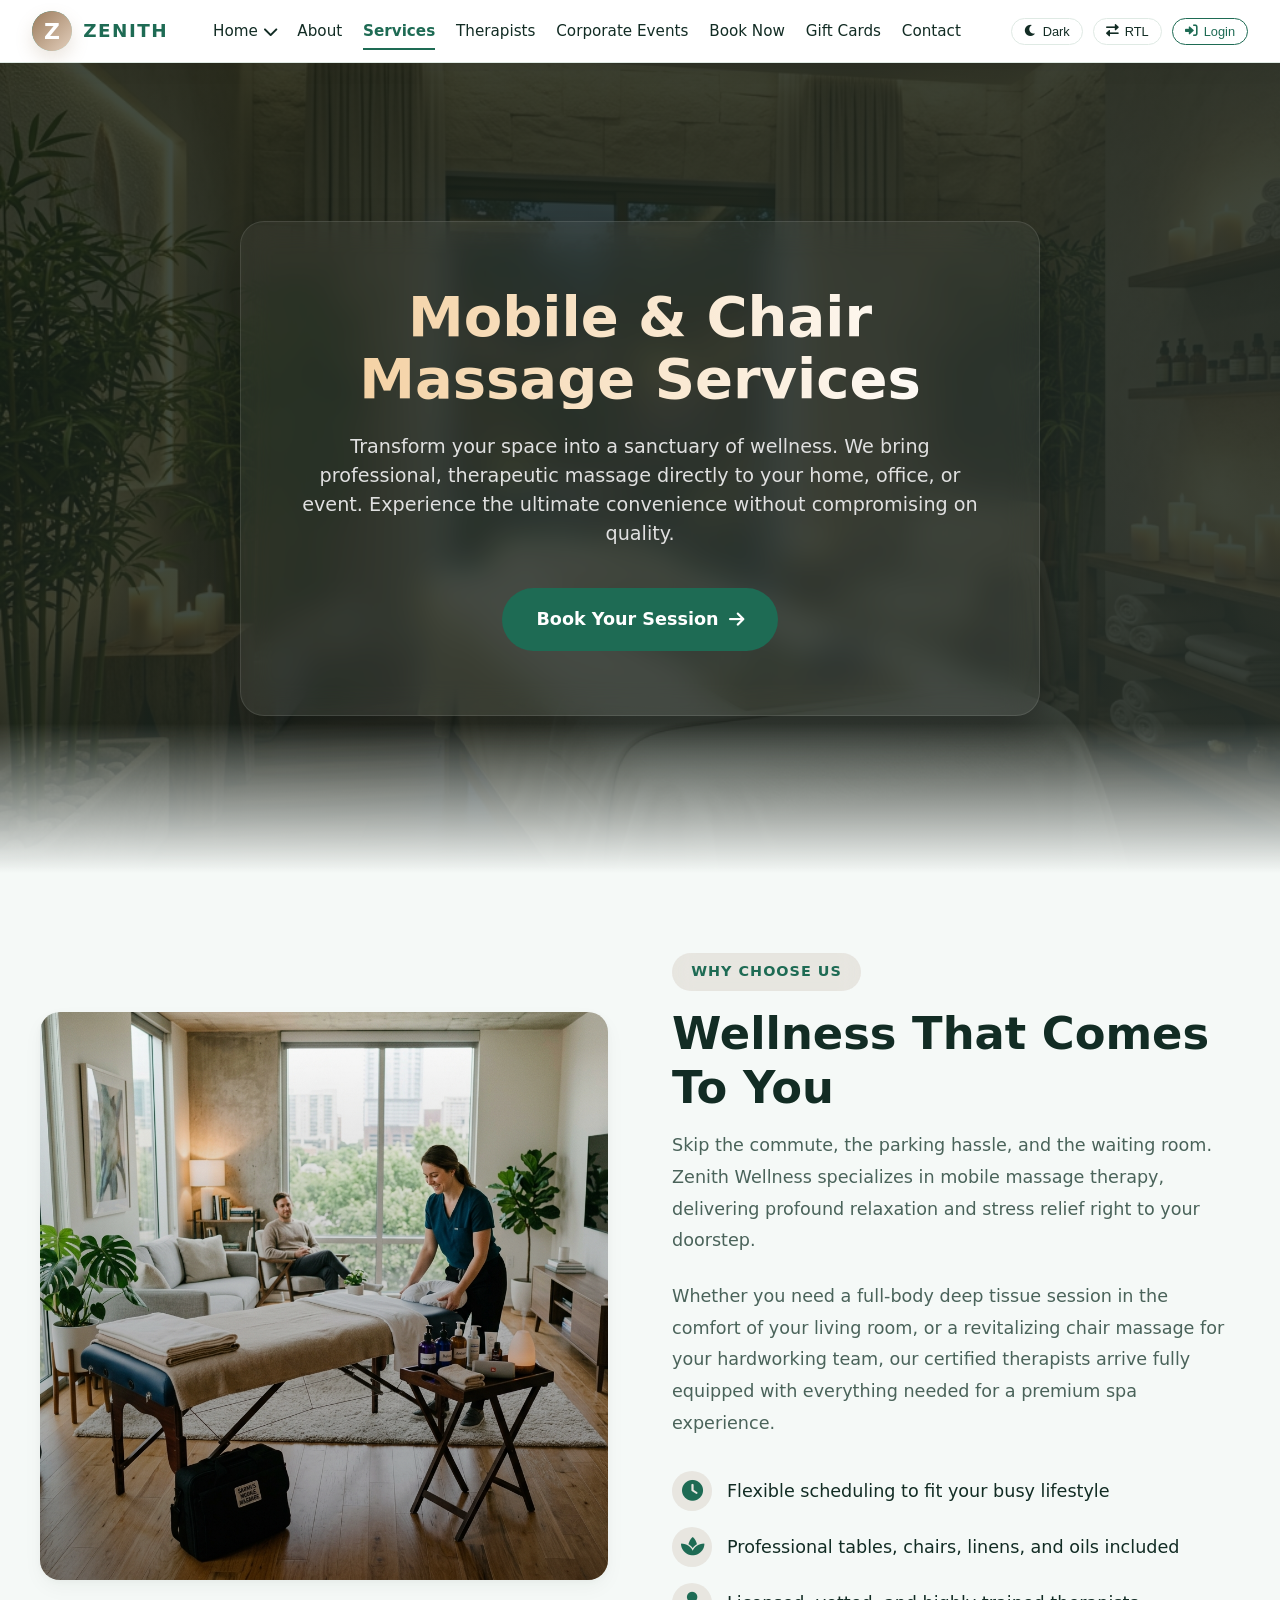
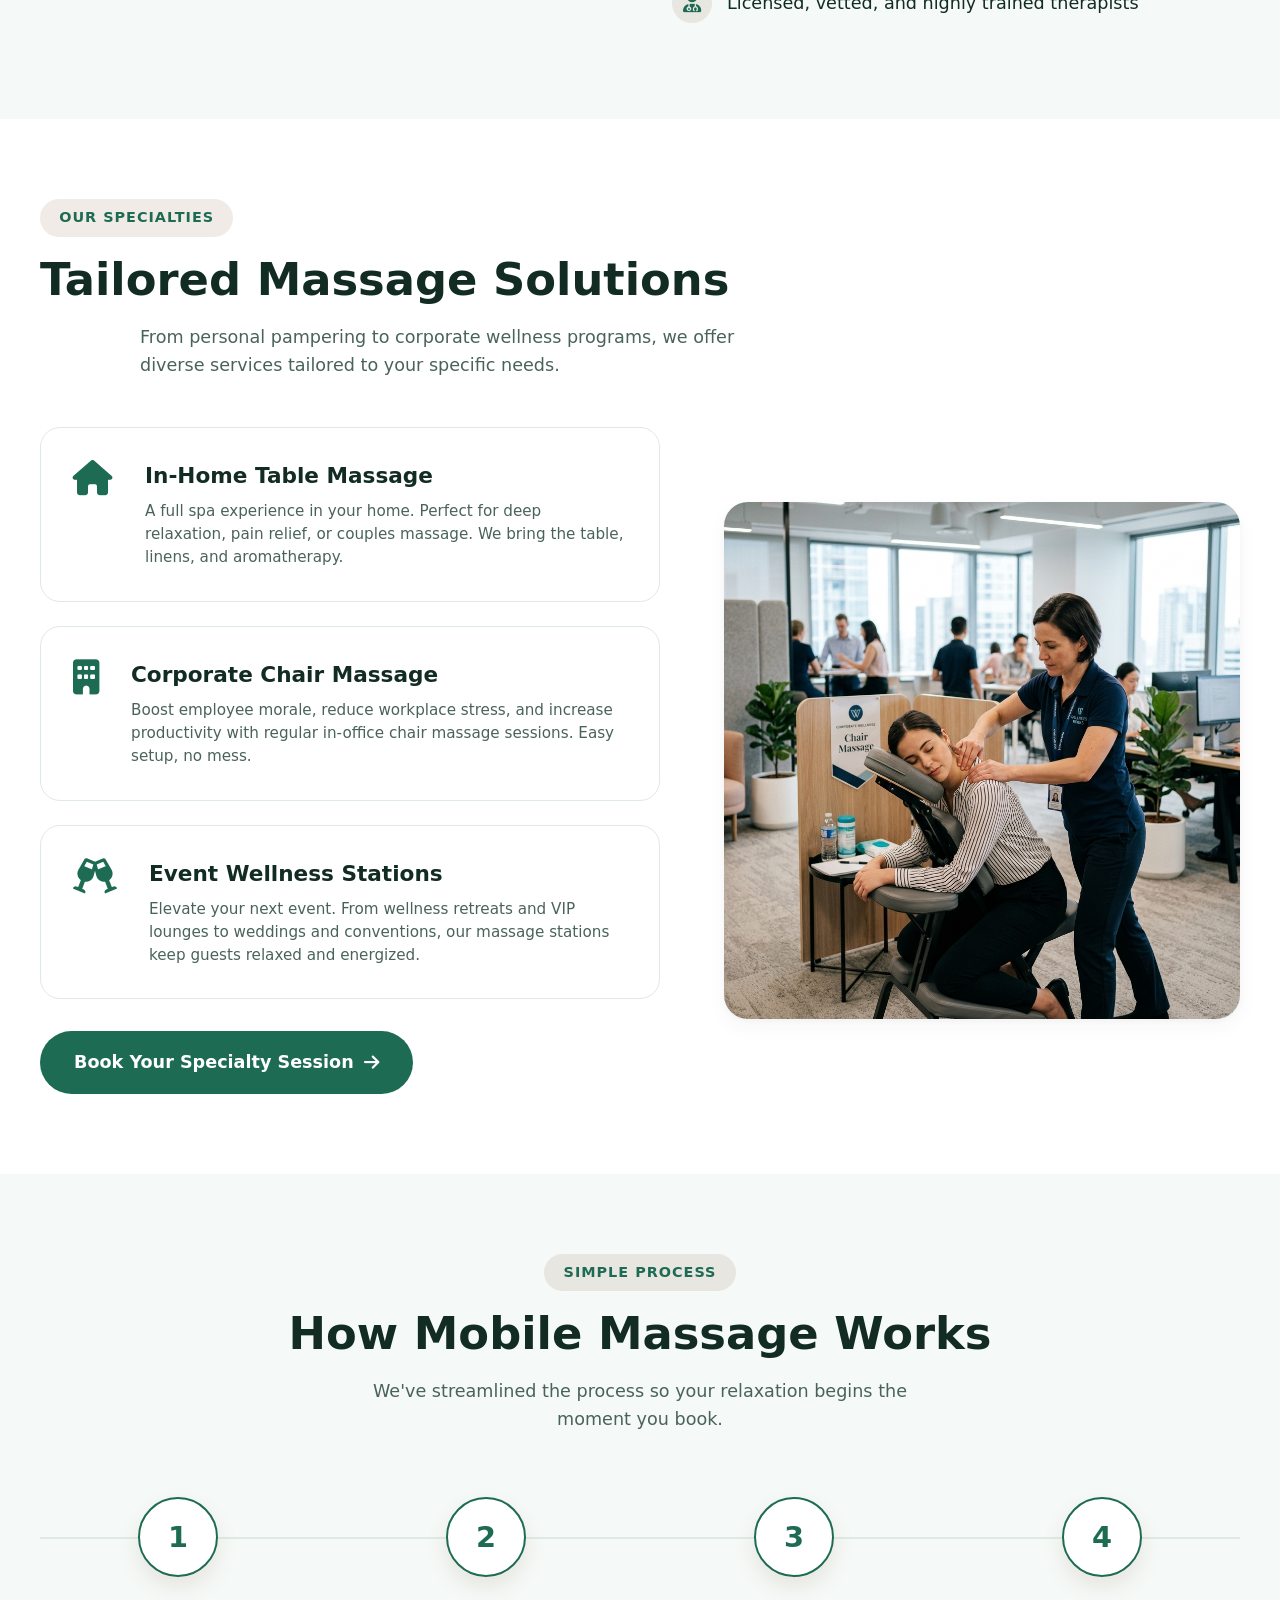
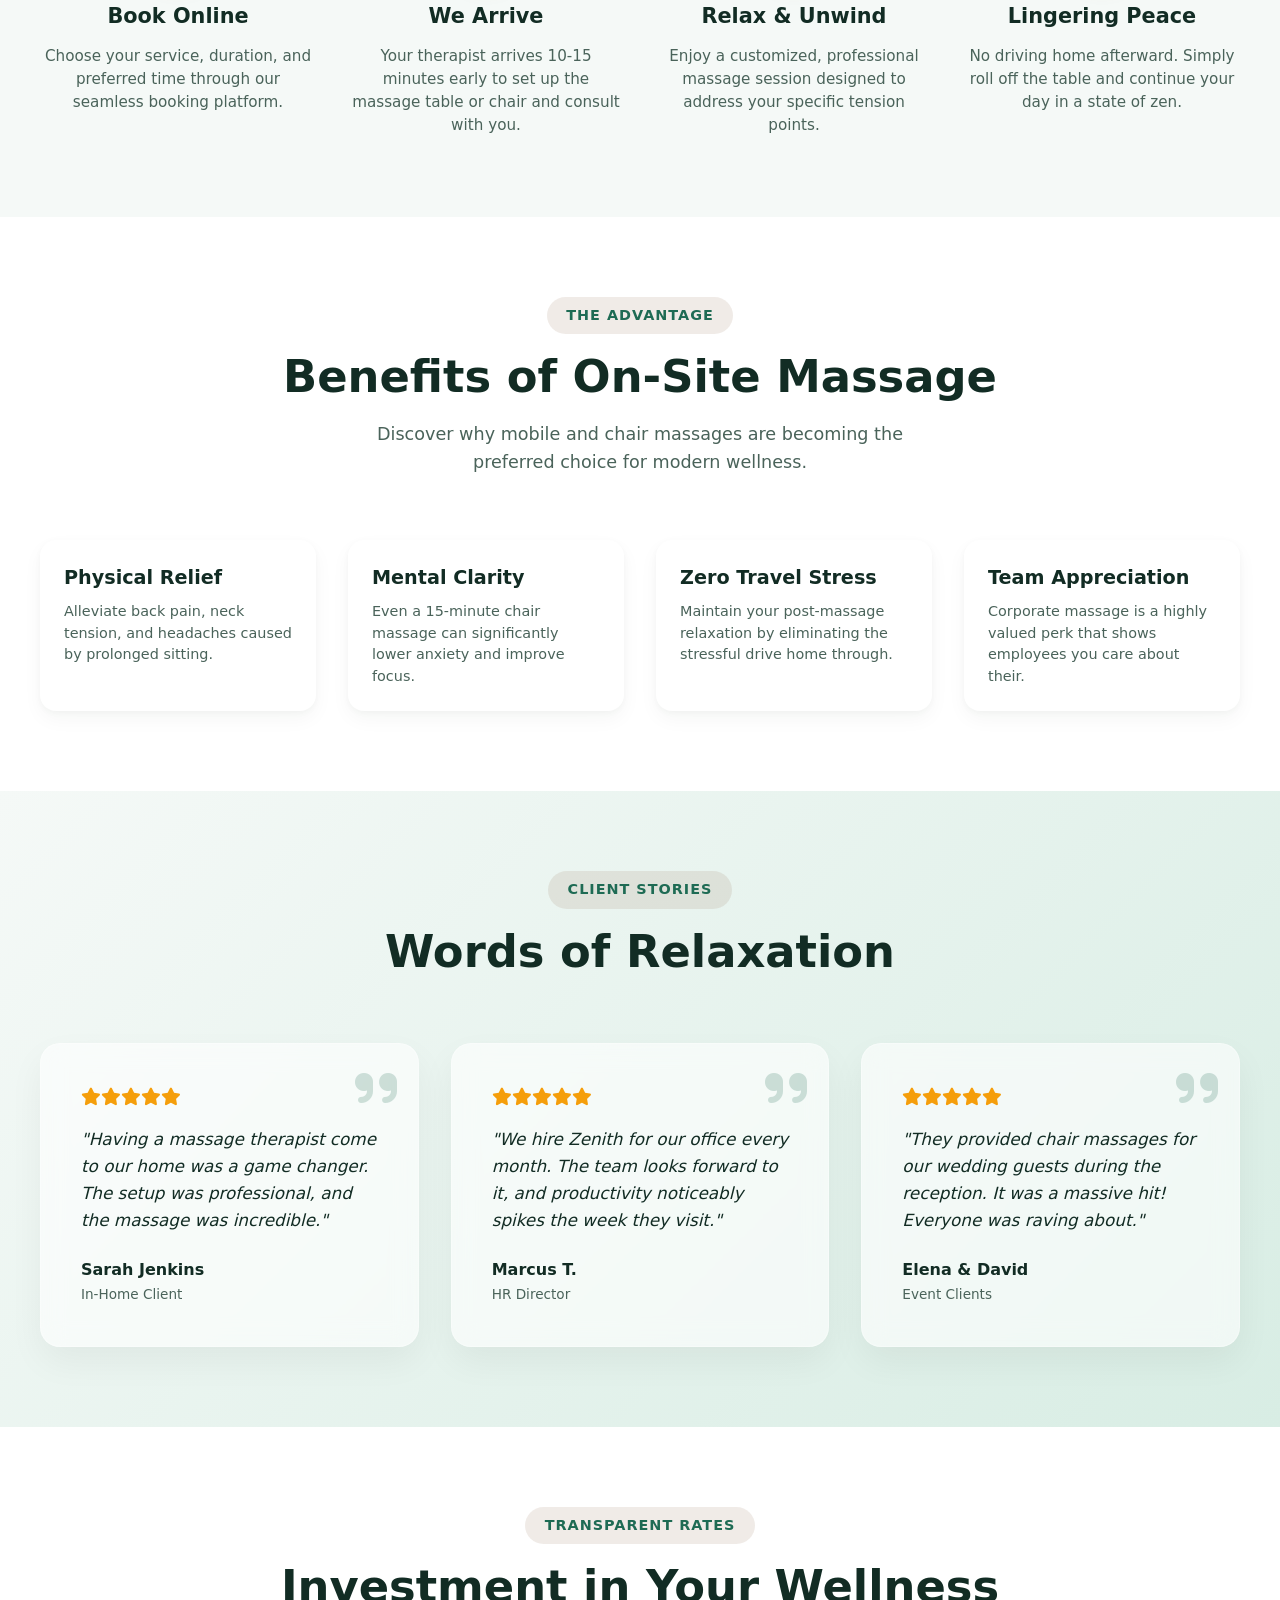
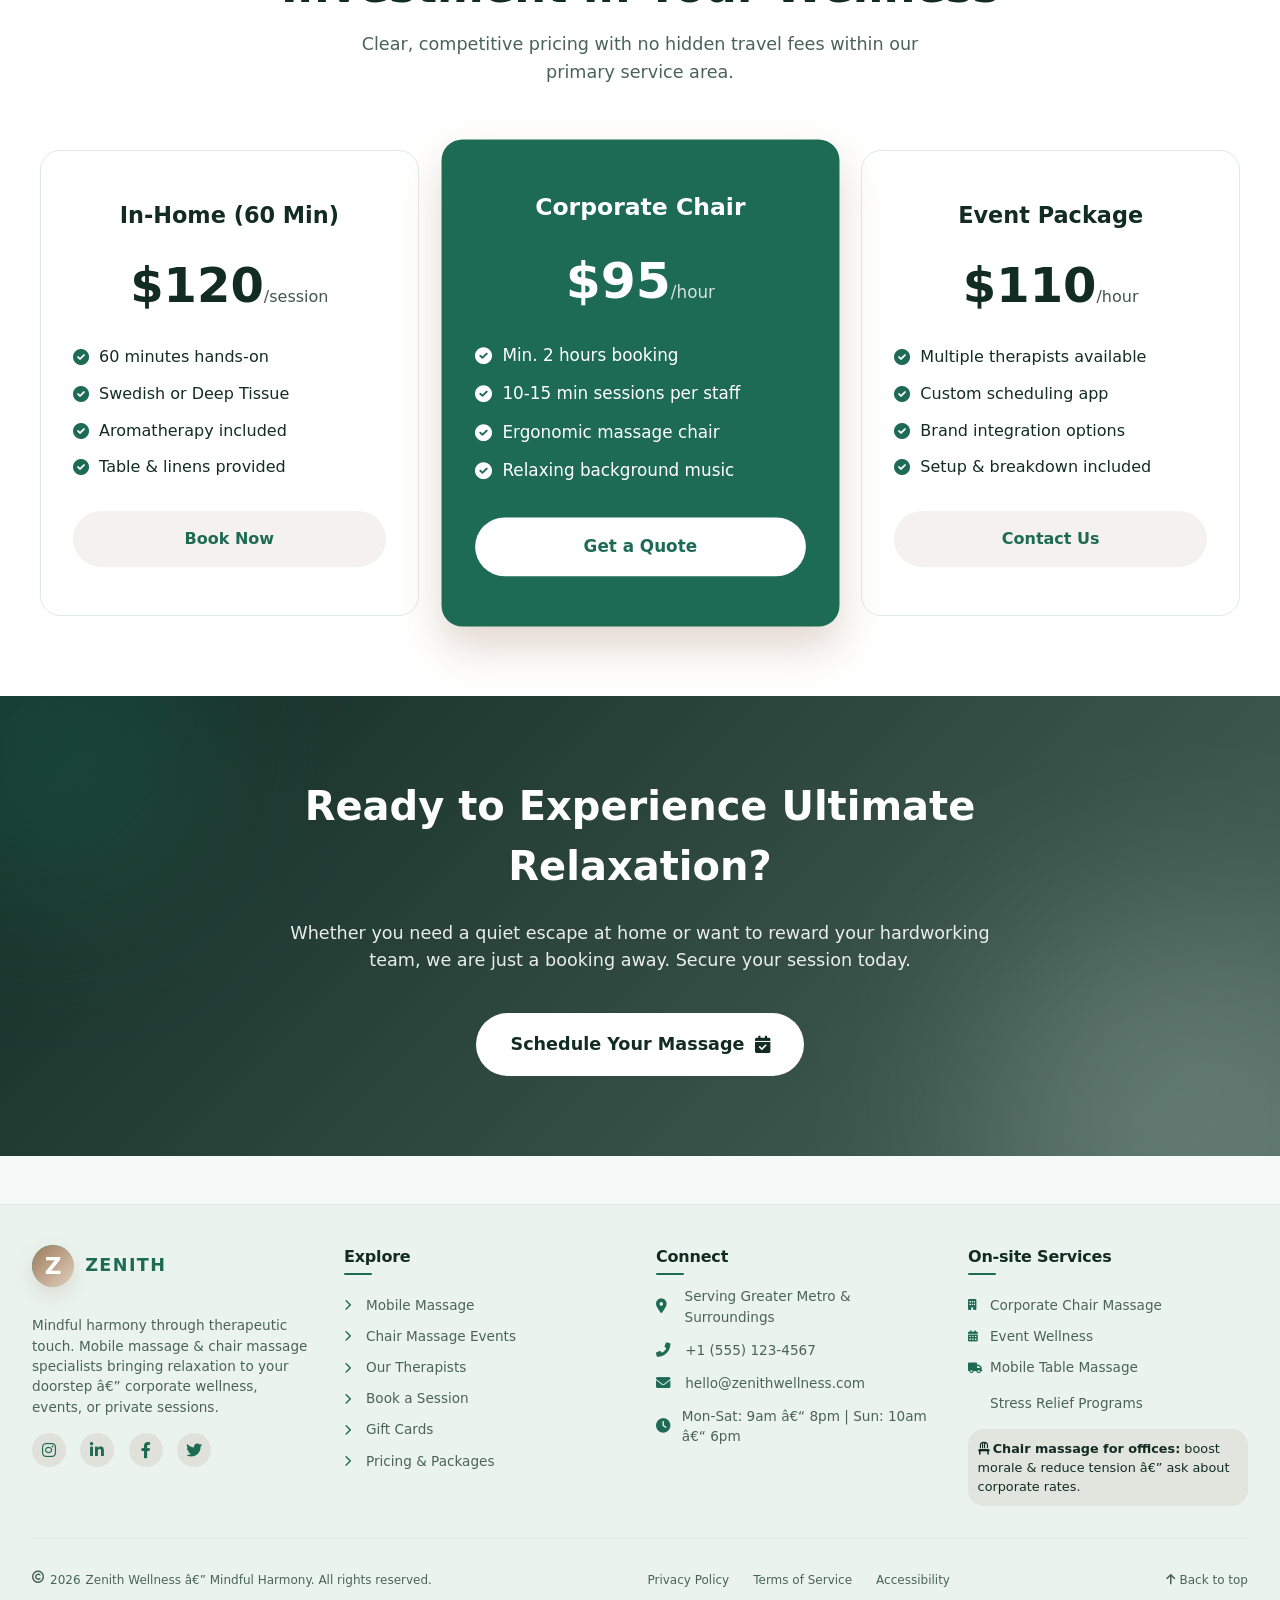
<file: services.html>
﻿<!DOCTYPE html>
<html lang="en">
<head>
  <meta charset="UTF-8">
  <meta name="viewport" content="width=device-width, initial-scale=1.0, viewport-fit=cover">
  <title>Zenith Wellness | Mindful Harmony</title>
  <!-- Font Awesome 6 -->
  <link rel="stylesheet" href="fontawesome/fontawesome-free-6.0.0-web/css/all.min.css">
  <style>
    * {
      margin: 0;
      padding: 0;
      box-sizing: border-box;
      transition: background-color 0.2s ease, color 0.2s ease, border-color 0.2s ease;
    }

    /* LIGHT MODE (default) */
    :root {
      --bg-body: #f5f9f7;
      --bg-surface: #ffffff;
      --bg-card: #ffffff;
      --text-primary: #122c24;
      --text-secondary: #4a635a;
      --accent: #1e6b54;
      --accent-light: #d8ede4;
      --border: #dfeae4;
      --shadow-sm: 0 8px 20px rgba(18, 44, 36, 0.04), 0 2px 6px rgba(18, 44, 36, 0.03);
      --accent-text: #ffffff;
      --navbar-bg: #ffffff;
      --footer-bg: #ebf3ef;
      --link-hover: #144f3d;
      --active-link: #1e6b54;
    }

    body.dark-mode {
      --bg-body: #0a1411;
      --bg-surface: #11201b;
      --bg-card: #182c26;
      --text-primary: #f0f7f4;
      --text-secondary: #a3bdae;
      --accent: #4dd0a8;
      --accent-light: #1c4d3f;
      --border: #243e35;
      --accent-text: #051410;
      --navbar-bg: #0d1a16;
      --footer-bg: #070e0c;
      --shadow-sm: 0 8px 20px rgba(0, 0, 0, 0.4);
      --link-hover: #7af2cc;
      --active-link: #4dd0a8;
    }

    body {
      font-family: 'Segoe UI', 'Inter', system-ui, -apple-system, BlinkMacSystemFont, sans-serif;
      background-color: var(--bg-body);
      color: var(--text-primary);
      line-height: 1.5;
      scroll-behavior: smooth;
      min-height: 100vh;
      display: flex;
      flex-direction: column;
    }

    h1, h2, h3, h4, h5, h6 {
      font-weight: 600;
    }
    p {
      font-weight: 450;
    }

    /* STICKY NAVBAR - one line flex */
    .navbar {
      position: sticky;
      top: 0;
      z-index: 1000;
      background: var(--navbar-bg);
      box-shadow: var(--shadow-sm);
      border-bottom: 1px solid var(--border);
      padding: 0.7rem 2rem;
    }

    .nav-container {
      display: grid;
      grid-template-columns: auto 1fr auto;
      align-items: center;
      max-width: 1400px;
      margin: 0 auto;
      gap: 1rem;
      position: relative;
    }

    /* Logo area */
    .logo {
      font-size: 1.35rem;
      font-weight: 700;
      letter-spacing: -0.02em;
      color: var(--accent);
      text-decoration: none;
      display: inline-flex;
      align-items: center;
      gap: 0.7rem;
      white-space: nowrap;
      font-family: 'Segoe UI', 'Inter', system-ui, -apple-system, BlinkMacSystemFont, sans-serif;
    }

    .logo-mark {
      width: 40px;
      height: 40px;
      border-radius: 50%;
      display: grid;
      place-items: center;
      background: linear-gradient(135deg, var(--accent) 0%, var(--accent-light) 100%);
      color: var(--accent-text);
      font-size: 1rem;
      font-weight: 700;
      box-shadow: 0 8px 18px rgba(155, 123, 92, 0.2);
      flex-shrink: 0;
    }

    .logo-text {
      font-size: 1.15rem;
      font-weight: 700;
      text-transform: uppercase;
      letter-spacing: 0.08em;
    }

    /* Hamburger button (right side on mobile) */
    .hamburger {
      display: none;
      font-size: 1.8rem;
      background: none;
      border: none;
      cursor: pointer;
      color: var(--text-primary);
      order: 3;
      z-index: 1002;
    }

    /* Desktop navigation wrapper */
    .nav-menu {
      display: contents;
      align-items: center;
      gap: 1.2rem;
    }

    .nav-links {
      display: flex;
      gap: 1.3rem;
      list-style: none;
      align-items: center;
      flex-wrap: nowrap;
      justify-self: center;
    }

    .nav-links li {
      position: relative;
    }

    .nav-links li a {
      text-decoration: none;
      font-weight: 500;
      color: var(--text-primary);
      padding: 0.5rem 0;
      transition: color 0.2s, border-bottom 0.2s;
      font-size: 0.95rem;
      white-space: nowrap;
      position: relative;
    }

    .nav-link.dropdown-toggle {
      display: inline-flex;
      align-items: center;
      gap: 0.35rem;
      cursor: pointer;
    }

    .dropdown-menu {
      position: absolute;
      top: calc(100% + 0.35rem);
      left: 0;
      min-width: 10rem;
      background: var(--bg-surface);
      border: 1px solid var(--border);
      border-radius: 14px;
      box-shadow: var(--shadow-sm);
      padding: 0.45rem;
      display: none;
      flex-direction: column;
      gap: 0.25rem;
      z-index: 1001;
    }

    .dropdown-menu.show {
      display: flex;
    }

    .dropdown-link {
      padding: 0.55rem 0.7rem;
      border-radius: 10px;
      color: var(--text-primary);
      font-size: 0.92rem;
      text-decoration: none;
      transition: background-color 0.2s ease, color 0.2s ease;
    }

    .dropdown-link:hover {
      background: var(--accent-light);
      color: var(--link-hover);
    }

    .nav-links li a:hover {
      color: var(--link-hover);
    }

    .nav-links li a.active {
      color: var(--active-link);
      border-bottom: 2px solid var(--active-link);
      font-weight: 600;
    }

    /* action buttons: Dark mode, RTL, Login (register removed) */
    .action-buttons {
      display: flex;
      align-items: center;
      gap: 10px;
      margin-left: 0.3rem;
      justify-self: end;
    }

    .icon-btn {
      background: var(--bg-surface);
      border: 1px solid var(--border);
      padding: 5px 12px;
      border-radius: 40px;
      cursor: pointer;
      display: inline-flex;
      align-items: center;
      gap: 6px;
      font-weight: 500;
      font-size: 0.8rem;
      color: var(--text-primary);
      transition: all 0.2s;
    }

    .icon-btn:hover {
      background: var(--accent-light);
      border-color: var(--accent);
      color: #1e2a2e;
    }

    .btn-outline {
      background: transparent;
      border: 1px solid var(--accent);
      padding: 5px 12px;
      border-radius: 40px;
      cursor: pointer;
      font-weight: 500;
      color: var(--accent);
      transition: all 0.2s;
      font-size: 0.8rem;
      display: inline-flex;
      align-items: center;
      gap: 6px;
    }

    .btn-outline:hover {
      background: var(--accent);
      color: var(--accent-text);
    }

    main {
      flex: 1;
    }

    /* ========== ENHANCED FOOTER STYLES (same color, font, variables) ========== */
    .site-footer {
      background: var(--footer-bg);
      border-top: 1px solid var(--border);
      margin-top: 3rem;
      font-size: 0.9rem;
    }

    .footer-container {
      max-width: 1300px;
      margin: 0 auto;
      padding: 2.5rem 2rem 1.2rem 2rem;
    }

    .footer-grid {
      display: grid;
      grid-template-columns: repeat(4, 1fr);
      gap: 2rem;
      margin-bottom: 2rem;
      border-bottom: 1px solid var(--border);
      padding-bottom: 2rem;
    }

    /* Brand column (logo identical to navbar) */
    .footer-brand .footer-logo {
      display: inline-flex;
      align-items: center;
      gap: 0.7rem;
      margin-bottom: 1rem;
      text-decoration: none;
    }

    .footer-brand .logo-mark {
      width: 42px;
      height: 42px;
      font-size: 1rem;
    }

    .footer-brand .logo-text {
      font-size: 1.1rem;
      font-weight: 700;
      text-transform: uppercase;
      letter-spacing: 0.08em;
      color: var(--accent);
    }

    .footer-description {
      color: var(--text-secondary);
      font-size: 0.85rem;
      line-height: 1.5;
      margin: 0.8rem 0 1rem 0;
    }

    .footer-heading {
      font-weight: 600;
      font-size: 1rem;
      margin-bottom: 1.1rem;
      letter-spacing: -0.2px;
      color: var(--text-primary);
      position: relative;
      display: inline-block;
    }

    .footer-heading:after {
      content: '';
      position: absolute;
      bottom: -6px;
      left: 0;
      width: 28px;
      height: 2px;
      background: var(--accent);
      border-radius: 2px;
    }

    .footer-links-list {
      list-style: none;
      margin-top: 0.5rem;
    }

    .footer-links-list li {
      margin-bottom: 0.6rem;
    }

    .footer-links-list a {
      color: var(--text-secondary);
      text-decoration: none;
      transition: all 0.2s ease;
      font-size: 0.85rem;
      display: inline-flex;
      align-items: center;
      gap: 6px;
    }

    .footer-links-list a i {
      font-size: 0.7rem;
      width: 1rem;
      color: var(--accent);
    }

    .footer-links-list a:hover {
      color: var(--link-hover);
      transform: translateX(3px);
    }

    .contact-info-item {
      display: flex;
      align-items: center;
      gap: 10px;
      margin-bottom: 0.8rem;
      font-size: 0.85rem;
      color: var(--text-secondary);
    }

    .contact-info-item i {
      width: 1.2rem;
      color: var(--accent);
      font-size: 0.9rem;
    }

    .contact-info-item a {
      color: var(--text-secondary);
      text-decoration: none;
    }

    .contact-info-item a:hover {
      color: var(--link-hover);
      text-decoration: underline;
    }

    .social-links-footer {
      display: flex;
      gap: 0.9rem;
      margin-top: 1rem;
    }

    .social-links-footer a {
      background: rgba(155, 123, 92, 0.15);
      width: 34px;
      height: 34px;
      border-radius: 50%;
      display: inline-flex;
      align-items: center;
      justify-content: center;
      color: var(--accent);
      font-size: 1rem;
      transition: all 0.25s;
      text-decoration: none;
    }

    .social-links-footer a:hover {
      background: var(--accent);
      color: var(--accent-text);
      transform: translateY(-2px);
    }

    .footer-bottom {
      display: flex;
      flex-wrap: wrap;
      justify-content: space-between;
      align-items: center;
      gap: 1rem;
      font-size: 0.75rem;
      color: var(--text-secondary);
    }

    .footer-bottom .copyright {
      display: flex;
      gap: 5px;
      flex-wrap: wrap;
    }

    .footer-bottom .legal-links {
      display: flex;
      gap: 1.5rem;
    }

    .footer-bottom .legal-links a {
      color: var(--text-secondary);
      text-decoration: none;
    }

    .footer-bottom .legal-links a:hover {
      color: var(--link-hover);
      text-decoration: underline;
    }

    /* responsive */
    @media (max-width: 992px) {
      .footer-grid {
        grid-template-columns: repeat(2, 1fr);
        gap: 1.8rem;
      }
    }
    @media (max-width: 640px) {
      .footer-container {
        padding: 2rem 1.2rem 1rem;
      }
      .footer-grid {
        grid-template-columns: 1fr;
        gap: 2rem;
      }
      .footer-bottom {
        flex-direction: column;
        text-align: center;
        justify-content: center;
      }
      .legal-links {
        justify-content: center;
      }
    }

    /* RTL adjustments */
    html[dir="rtl"] .footer-heading:after {
      left: auto;
      right: 0;
    }
    html[dir="rtl"] .footer-links-list a i {
      transform: scaleX(-1);
    }
    html[dir="rtl"] .footer-links-list a:hover {
      transform: translateX(-3px);
    }

    /* Mobile navbar remains untouched */
    @media (max-width: 1024px) {
      .navbar {
        padding: 0.7rem 1.2rem;
      }
      .nav-container {
        display: flex;
        justify-content: space-between;
        flex-wrap: nowrap;
      }
      .hamburger {
        display: block;
      }
      .dropdown-menu {
        position: static;
        margin-top: 0.35rem;
        box-shadow: none;
        border-radius: 12px;
      }
      .nav-menu {
        display: flex;
        position: fixed;
        top: 72px;
        right: -100%;
        width: 78%;
        max-width: 340px;
        height: calc(100vh - 72px);
        background: var(--navbar-bg);
        backdrop-filter: blur(8px);
        flex-direction: column;
        align-items: stretch;
        justify-content: flex-start;
        padding: 2rem 1.8rem;
        transition: right 0.3s cubic-bezier(0.2, 0.9, 0.4, 1.1);
        box-shadow: -8px 0 28px rgba(0, 0, 0, 0.25);
        z-index: 999;
        border-left: 1px solid var(--border);
        gap: 2rem;
        overflow-y: auto;
      }
      .nav-menu.active {
        right: 0;
      }
      .nav-links {
        flex-direction: column;
        align-items: flex-start;
        width: 100%;
        gap: 1.4rem;
      }
      .nav-links li {
        width: 100%;
      }
      .nav-links li a {
        white-space: normal;
        font-size: 1.1rem;
        display: block;
        width: 100%;
        padding: 0.3rem 0;
      }
      .action-buttons {
        flex-direction: column;
        align-items: stretch;
        width: 100%;
        gap: 12px;
        margin-left: 0;
      }
      .action-buttons .icon-btn,
      .action-buttons .btn-outline {
        justify-content: center;
        width: 100%;
        text-align: center;
      }
    }

    /* ========================================================= */
    /* SERVICES PAGE SPECIFIC STYLES - MOBILE & CHAIR MASSAGE    */
    /* ========================================================= */
    
    @keyframes srvFadeUp {
      from { opacity: 0; transform: translateY(30px); }
      to { opacity: 1; transform: translateY(0); }
    }
    @keyframes srvFloat {
      0% { transform: translateY(0px); }
      50% { transform: translateY(-10px); }
      100% { transform: translateY(0px); }
    }
    
    .srv-section {
      padding: 6rem 2rem;
      position: relative;
      overflow: hidden;
    }
    
    .srv-container {
      max-width: 1200px;
      margin: 0 auto;
      position: relative;
      z-index: 2;
    }

    .srv-title-wrapper {
      text-align: center;
      margin-bottom: 4rem;
      animation: srvFadeUp 1s ease forwards;
    }

    .srv-badge {
      display: inline-block;
      padding: 0.5rem 1.2rem;
      background: rgba(155, 123, 92, 0.15);
      color: var(--accent);
      border-radius: 30px;
      font-size: 0.9rem;
      font-weight: 600;
      letter-spacing: 1px;
      text-transform: uppercase;
      margin-bottom: 1rem;
      backdrop-filter: blur(10px);
    }

    .srv-h2 {
      font-size: 2.8rem;
      color: var(--text-primary);
      font-weight: 600;
      line-height: 1.2;
      margin-bottom: 1rem;
    }
    
    .srv-p {
      color: var(--text-secondary);
      font-size: 1.1rem;
      max-width: 600px;
      margin: 0 auto;
      line-height: 1.6;
    }

    /* 1. Hero Section */
    .srv-hero {
      min-height: 90vh;
      display: flex;
      align-items: center;
      justify-content: center;
      padding: 6rem 2rem;
      background: linear-gradient(135deg, rgba(20, 30, 20, 0.8), rgba(40, 50, 45, 0.9)), url('images/new_hero_bg.png') center/cover no-repeat;
      background-attachment: fixed;
      position: relative;
    }
    .srv-hero::after {
      content: '';
      position: absolute;
      bottom: 0; left: 0; right: 0;
      height: 150px;
      background: linear-gradient(to top, var(--bg-body), transparent);
    }
    .srv-hero-content {
      background: rgba(255, 255, 255, 0.05);
      backdrop-filter: blur(16px);
      -webkit-backdrop-filter: blur(16px);
      border: 1px solid rgba(255, 255, 255, 0.1);
      padding: 4rem 3rem;
      border-radius: 24px;
      text-align: center;
      max-width: 800px;
      color: #fff;
      box-shadow: 0 20px 40px rgba(0,0,0,0.3);
      animation: srvFadeUp 1s ease forwards;
    }
    .srv-hero h1 {
      font-size: 3.5rem;
      font-weight: 600;
      margin-bottom: 1.5rem;
      background: linear-gradient(to right, #f3cd9b, #fff);
      -webkit-background-clip: text;
      -webkit-text-fill-color: transparent;
      line-height: 1.1;
    }
    .srv-hero p {
      font-size: 1.2rem;
      color: #e0e0e0;
      margin-bottom: 2.5rem;
    }
    .srv-btn {
      display: inline-flex;
      align-items: center;
      gap: 10px;
      padding: 1rem 2rem;
      background: var(--accent);
      color: var(--accent-text);
      text-decoration: none;
      font-weight: 600;
      border-radius: 50px;
      transition: all 0.3s ease;
      font-size: 1.1rem;
      border: 2px solid transparent;
    }
    .srv-btn:hover {
      background: transparent;
      border-color: var(--accent);
      color: var(--accent);
      transform: translateY(-3px);
      box-shadow: 0 10px 20px rgba(155, 123, 92, 0.3);
    }

    /* 2. Intro Section */
    .srv-intro {
      background: var(--bg-body);
    }
    .srv-intro-grid {
      display: grid;
      grid-template-columns: 1fr 1fr;
      gap: 4rem;
      align-items: center;
    }
    .srv-intro-img {
      position: relative;
      border-radius: 20px;
      overflow: hidden;
      box-shadow: var(--shadow-sm);
      animation: srvFloat 6s ease-in-out infinite;
    }
    .srv-intro-img img {
      width: 100%;
      height: auto;
      display: block;
      transition: transform 0.5s ease;
    }
    .srv-intro-img:hover img {
      transform: scale(1.05);
    }
    .srv-intro-img::before {
      content: '';
      position: absolute;
      inset: 0;
      background: linear-gradient(to top, rgba(0,0,0,0.4), transparent);
      z-index: 1;
    }
    .srv-intro-text h3 {
      font-size: 2.2rem;
      color: var(--text-primary);
      margin-bottom: 1.5rem;
    }
    .srv-intro-text p {
      color: var(--text-secondary);
      font-size: 1.1rem;
      margin-bottom: 1.5rem;
      line-height: 1.8;
    }
    .srv-feature-list {
      list-style: none;
      margin-top: 2rem;
    }
    .srv-feature-list li {
      display: flex;
      align-items: center;
      gap: 15px;
      margin-bottom: 1rem;
      font-size: 1.1rem;
      color: var(--text-primary);
      font-weight: 500;
    }
    .srv-feature-list li i {
      color: var(--accent);
      font-size: 1.3rem;
      background: rgba(155, 123, 92, 0.15);
      width: 40px; height: 40px;
      border-radius: 50%;
      display: grid;
      place-items: center;
    }

    /* 3. Services Types */
    .srv-types {
      background: var(--bg-surface);
      position: relative;
    }
    .srv-types-grid {
      display: grid;
      grid-template-columns: repeat(auto-fit, minmax(300px, 1fr));
      gap: 2.5rem;
    }
    .srv-card {
      background: var(--bg-card);
      border: 1px solid var(--border);
      border-radius: 20px;
      padding: 3rem 2rem;
      text-align: center;
      transition: all 0.4s cubic-bezier(0.175, 0.885, 0.32, 1.275);
      position: relative;
      overflow: hidden;
      z-index: 1;
    }
    .srv-card::before {
      content: '';
      position: absolute;
      top: 0; left: 0; right: 0; bottom: 0;
      background: linear-gradient(135deg, var(--accent-light), transparent);
      opacity: 0;
      transition: opacity 0.4s ease;
      z-index: -1;
    }
    .srv-card:hover {
      transform: translateY(-15px);
      box-shadow: 0 20px 40px rgba(0,0,0,0.1);
      border-color: var(--accent);
    }
    body.dark-mode .srv-card:hover {
      box-shadow: 0 20px 40px rgba(0,0,0,0.5);
    }
    .srv-card:hover::before {
      opacity: 0.1;
    }
    .srv-card-icon {
      font-size: 3rem;
      color: var(--accent);
      margin-bottom: 1.5rem;
      display: inline-block;
      transition: transform 0.4s ease;
    }
    .srv-card:hover .srv-card-icon {
      transform: scale(1.1) rotate(5deg);
    }
    .srv-card h4 {
      font-size: 1.5rem;
      margin-bottom: 1rem;
      color: var(--text-primary);
    }
    .srv-card p {
      color: var(--text-secondary);
      font-size: 1rem;
      line-height: 1.6;
    }

    /* srv-types split layout */
    .srv-split {
      display: grid;
      grid-template-columns: 1.2fr 1fr;
      gap: 4rem;
      align-items: center;
    }
    .srv-split-img {
      width: 100%;
      height: 480px;
      border-radius: 24px;
      box-shadow: var(--shadow-sm);
      object-fit: cover;
      transition: transform 0.4s ease, box-shadow 0.4s ease;
    }
    .srv-split-img:hover {
      transform: scale(1.02);
      box-shadow: 0 15px 35px rgba(18, 44, 36, 0.1);
    }
    .srv-card-stack {
      display: flex;
      flex-direction: column;
      gap: 1.5rem;
      margin-bottom: 2rem;
    }
    .srv-row-card {
      display: flex;
      gap: 1.5rem;
      align-items: flex-start;
      background: var(--bg-card);
      border: 1px solid var(--border);
      border-radius: 20px;
      padding: 2rem;
      transition: transform 0.3s ease, box-shadow 0.3s ease !important;
    }
    .srv-row-card:hover {
      transform: translateY(-5px) scale(1.02) !important;
      box-shadow: 0 15px 35px rgba(18, 44, 36, 0.1) !important;
    }
    @media (max-width: 992px) {
      .srv-split {
        grid-template-columns: 1fr !important;
        gap: 3rem;
      }
      .srv-split-img {
        height: 320px;
      }
    }

    /* 4. How It Works (Timeline) */
    .srv-steps {
      background: var(--bg-body);
    }
    .srv-timeline {
      display: grid;
      grid-template-columns: repeat(4, 1fr);
      gap: 2rem;
      position: relative;
    }
    .srv-timeline::before {
      content: '';
      position: absolute;
      top: 40px;
      left: 0;
      right: 0;
      height: 2px;
      background: var(--border);
      z-index: 0;
    }
    .srv-step {
      text-align: center;
      position: relative;
      z-index: 1;
    }
    .srv-step-num {
      width: 80px;
      height: 80px;
      background: var(--bg-surface);
      border: 2px solid var(--accent);
      color: var(--accent);
      border-radius: 50%;
      display: grid;
      place-items: center;
      font-size: 1.8rem;
      font-weight: 700;
      margin: 0 auto 1.5rem;
      box-shadow: 0 10px 20px rgba(155, 123, 92, 0.15);
      transition: all 0.3s ease;
    }
    .srv-step:hover .srv-step-num {
      background: var(--accent);
      color: var(--accent-text);
      transform: scale(1.1);
    }
    .srv-step h4 {
      font-size: 1.3rem;
      color: var(--text-primary);
      margin-bottom: 0.8rem;
    }
    .srv-step p {
      color: var(--text-secondary);
      font-size: 0.95rem;
    }

    /* 5. Benefits Grid */
    .srv-benefits {
      background: var(--bg-surface);
    }
    .srv-ben-grid {
      display: grid;
      grid-template-columns: repeat(auto-fit, minmax(250px, 1fr));
      gap: 2rem;
    }
    .srv-ben-item {
      display: flex;
      gap: 1.2rem;
      padding: 1.5rem;
      background: var(--bg-card);
      border-radius: 16px;
      box-shadow: var(--shadow-sm);
      transition: transform 0.3s ease;
    }
    .srv-ben-item:hover {
      transform: translateX(10px);
    }
    .srv-ben-icon {
      font-size: 2rem;
      color: var(--accent);
      flex-shrink: 0;
    }
    .srv-ben-text h5 {
      font-size: 1.2rem;
      color: var(--text-primary);
      margin-bottom: 0.5rem;
    }
    .srv-ben-text p {
      color: var(--text-secondary);
      font-size: 0.9rem;
      line-height: 1.5;
    }

    /* 6. Testimonials (Glassmorphism) */
    .srv-testimonials {
      background: linear-gradient(135deg, var(--bg-body) 0%, var(--accent-light) 100%);
      position: relative;
    }
    body.dark-mode .srv-testimonials {
      background: linear-gradient(135deg, var(--bg-body) 0%, rgba(155, 123, 92, 0.1) 100%);
    }
    .srv-testi-grid {
      display: grid;
      grid-template-columns: repeat(3, 1fr);
      gap: 2rem;
    }
    .srv-testi-card {
      background: rgba(255, 255, 255, 0.6);
      backdrop-filter: blur(12px);
      -webkit-backdrop-filter: blur(12px);
      border: 1px solid rgba(255, 255, 255, 0.3);
      padding: 2.5rem;
      border-radius: 20px;
      box-shadow: 0 15px 35px rgba(0,0,0,0.05);
      position: relative;
    }
    body.dark-mode .srv-testi-card {
      background: rgba(30, 42, 42, 0.6);
      border-color: rgba(255, 255, 255, 0.05);
    }
    .srv-quote-icon {
      position: absolute;
      top: 20px;
      right: 20px;
      font-size: 3rem;
      color: var(--accent);
      opacity: 0.2;
    }
    .srv-stars {
      color: #f59e0b;
      margin-bottom: 1rem;
      font-size: 1.1rem;
    }
    .srv-testi-text {
      font-size: 1.05rem;
      color: var(--text-primary);
      font-style: italic;
      margin-bottom: 1.5rem;
      line-height: 1.6;
    }
    .srv-testi-author {
      display: flex;
      align-items: center;
      gap: 1rem;
    }
    .srv-author-info h6 {
      font-size: 1rem;
      color: var(--text-primary);
    }
    .srv-author-info span {
      font-size: 0.85rem;
      color: var(--text-secondary);
    }

    /* 7. Pricing */
    .srv-pricing {
      background: var(--bg-surface);
    }
    .srv-price-grid {
      display: grid;
      grid-template-columns: repeat(3, 1fr);
      gap: 2rem;
      align-items: center;
    }
    .srv-price-card {
      background: var(--bg-card);
      border: 1px solid var(--border);
      border-radius: 20px;
      padding: 3rem 2rem;
      text-align: center;
      transition: all 0.3s ease;
    }
    .srv-price-card.premium {
      background: var(--accent);
      color: var(--accent-text);
      transform: scale(1.05);
      border: none;
      box-shadow: 0 20px 40px rgba(155, 123, 92, 0.3);
    }
    .srv-price-card:not(.premium):hover {
      border-color: var(--accent);
      transform: translateY(-10px);
    }
    .srv-price-card h4 {
      font-size: 1.4rem;
      margin-bottom: 1rem;
      color: inherit;
    }
    .srv-price-card:not(.premium) h4 { color: var(--text-primary); }
    .srv-price {
      font-size: 3rem;
      font-weight: 800;
      margin-bottom: 1.5rem;
    }
    .srv-price span {
      font-size: 1rem;
      font-weight: 400;
      opacity: 0.8;
    }
    .srv-price-list {
      list-style: none;
      margin-bottom: 2rem;
      text-align: left;
    }
    .srv-price-list li {
      margin-bottom: 0.8rem;
      display: flex;
      align-items: center;
      gap: 10px;
    }
    .srv-price-list li i {
      color: var(--accent);
    }
    .srv-price-card.premium .srv-price-list li i {
      color: #fff;
    }
    .srv-price-btn {
      display: block;
      width: 100%;
      padding: 1rem;
      border-radius: 30px;
      font-weight: 600;
      text-decoration: none;
      transition: all 0.3s;
    }
    .srv-price-card:not(.premium) .srv-price-btn {
      background: rgba(155, 123, 92, 0.1);
      color: var(--accent);
    }
    .srv-price-card:not(.premium) .srv-price-btn:hover {
      background: var(--accent);
      color: var(--accent-text);
    }
    .srv-price-card.premium .srv-price-btn {
      background: #fff;
      color: var(--accent);
    }
    .srv-price-card.premium .srv-price-btn:hover {
      background: var(--bg-body);
    }

    /* 8. CTA Section */
    .srv-cta {
      background: linear-gradient(135deg, var(--text-primary), var(--text-secondary));
      color: #fff;
      text-align: center;
      padding: 6rem 2rem;
      position: relative;
      overflow: hidden;
    }
    body.dark-mode .srv-cta {
      background: linear-gradient(135deg, #1e2a2e, #2c3e2f);
    }
    .srv-cta-content {
      position: relative;
      z-index: 2;
      max-width: 700px;
      margin: 0 auto;
    }
    .srv-cta h2 {
      font-size: 2.5rem;
      margin-bottom: 1.5rem;
      color: #fff;
    }
    .srv-cta p {
      font-size: 1.1rem;
      margin-bottom: 2.5rem;
      opacity: 0.9;
    }
    .srv-cta .srv-btn {
      background: #fff;
      color: var(--text-primary);
    }
    body.dark-mode .srv-cta .srv-btn {
      color: #1e2a2e;
    }
    .srv-cta .srv-btn:hover {
      background: var(--accent);
      color: var(--accent-text);
      border-color: var(--accent);
    }
    .srv-cta-shape {
      position: absolute;
      width: 300px;
      height: 300px;
      background: var(--accent);
      border-radius: 50%;
      filter: blur(80px);
      opacity: 0.4;
      top: -100px;
      left: -100px;
      z-index: 1;
    }
    .srv-cta-shape2 {
      position: absolute;
      width: 400px;
      height: 400px;
      background: var(--accent-light);
      border-radius: 50%;
      filter: blur(100px);
      opacity: 0.2;
      bottom: -150px;
      right: -100px;
      z-index: 1;
    }

    /* Responsive */
    @media (max-width: 1024px) {
      .srv-timeline {
        grid-template-columns: repeat(2, 1fr);
        gap: 3rem 2rem;
      }
      .srv-timeline::before { display: none; }
      .srv-price-grid, .srv-testi-grid {
        grid-template-columns: repeat(2, 1fr);
      }
    }
    @media (max-width: 768px) {
      .srv-h2 { font-size: 2.2rem; }
      .srv-hero h1 { font-size: 2.5rem; }
      .srv-intro-grid { grid-template-columns: 1fr; gap: 2rem; }
      .srv-price-grid, .srv-testi-grid { grid-template-columns: 1fr; }
      .srv-timeline { grid-template-columns: 1fr; gap: 2rem; }
      .srv-price-card.premium { transform: scale(1); }
    }
  </style>
  <link rel="stylesheet" href="responsive.css">
  <link rel="icon" type="image/svg+xml" href="images/favicon.svg">
</head>
<body>

<header class="navbar" id="mainNavbar">
  <div class="nav-container">
    <a href="index.html" class="logo" id="logoLink">
      <img src="images/favicon.svg" alt="Zenith Logo" class="logo-mark">
      <span class="logo-text">Zenith</span>
    </a>
    <button class="hamburger" id="hamburgerBtn" aria-label="Menu">
      <i class="fas fa-bars"></i>
    </button>
    <div class="nav-menu" id="navMenu">
      <ul class="nav-links" id="navLinks">
        <li>
          <a href="index.html" class="nav-link dropdown-toggle" id="homeDropdownToggle" aria-expanded="false">
            Home <i class="fas fa-chevron-down"></i>
          </a>
          <div class="dropdown-menu" id="homeDropdownMenu">
            <a href="index.html" class="dropdown-link">Home 1</a>
            <a href="home2.html" class="dropdown-link">Home 2</a>
          </div>
        </li>
        <li><a href="about.html" class="nav-link">About</a></li>
        <li><a href="services.html" class="nav-link">Services</a></li>
        <li><a href="therapists.html" class="nav-link">Therapists</a></li>
        <li><a href="corporate events.html" class="nav-link">Corporate Events</a></li>
        <li><a href="book now.html" class="nav-link">Book Now</a></li>
        <li><a href="gift card.html" class="nav-link">Gift Cards</a></li>
        <li><a href="contact.html" class="nav-link">Contact</a></li>
      </ul>
      <div class="action-buttons">
        <button class="icon-btn" id="darkModeToggle"><i class="fas fa-moon"></i> <span>Dark</span></button>
        <button class="icon-btn" id="rtlToggleBtn"><i class="fas fa-exchange-alt"></i> RTL</button>
        <button class="btn-outline" id="loginBtn" onclick="window.location.href='login.html'"><i class="fas fa-sign-in-alt"></i> Login</button>
      </div>
    </div>
  </div>
</header>

<main>
  <!-- 1. Hero Section -->
  <section class="srv-hero" id="mobile-hero">
    <div class="srv-hero-content">
     
      <h1>Mobile & Chair Massage Services</h1>
      <p>Transform your space into a sanctuary of wellness. We bring professional, therapeutic massage directly to your home, office, or event. Experience the ultimate convenience without compromising on quality.</p>
      <a href="book now.html" class="srv-btn">Book Your Session <i class="fas fa-arrow-right"></i></a>
    </div>
  </section>

  <!-- 2. Introduction Section -->
  <section class="srv-section srv-intro" id="intro">
    <div class="srv-container srv-intro-grid">
      <div class="srv-intro-img">
        <img src="images/mobile_setup.png" alt="Mobile Massage Setup">
      </div>
      <div class="srv-intro-text">
        <div class="srv-badge">Why Choose Us</div>
        <h2 class="srv-h2">Wellness That Comes To You</h2>
        <p>Skip the commute, the parking hassle, and the waiting room. Zenith Wellness specializes in mobile massage therapy, delivering profound relaxation and stress relief right to your doorstep.</p>
        <p>Whether you need a full-body deep tissue session in the comfort of your living room, or a revitalizing chair massage for your hardworking team, our certified therapists arrive fully equipped with everything needed for a premium spa experience.</p>
        <ul class="srv-feature-list">
          <li><i class="fas fa-clock"></i> Flexible scheduling to fit your busy lifestyle</li>
          <li><i class="fas fa-spa"></i> Professional tables, chairs, linens, and oils included</li>
          <li><i class="fas fa-user-md"></i> Licensed, vetted, and highly trained therapists</li>
        </ul>
      </div>
    </div>
  </section>

  <!-- 3. Services Types -->
  <section class="srv-section srv-types" id="services-types">
    <div class="srv-container" style="max-width: 1200px; margin: 0 auto;">
      <div class="srv-title-wrapper" style="text-align: left; margin-bottom: 3rem; max-width: 800px;">
        <div class="srv-badge">Our Specialties</div>
        <h2 class="srv-h2">Tailored Massage Solutions</h2>
        <p class="srv-p">From personal pampering to corporate wellness programs, we offer diverse services tailored to your specific needs.</p>
      </div>
      
      <div class="srv-split">
        <div>
          <div class="srv-card-stack">
            <div class="srv-row-card">
              <i class="fas fa-home srv-card-icon" style="font-size: 2.2rem; margin-bottom: 0; margin-right: 0.5rem; color: var(--accent);"></i>
              <div>
                <h4 style="font-size: 1.35rem; margin-bottom: 0.5rem; color: var(--text-primary); font-weight: 600;">In-Home Table Massage</h4>
                <p style="margin: 0; font-size: 0.95rem; line-height: 1.5; color: var(--text-secondary);">A full spa experience in your home. Perfect for deep relaxation, pain relief, or couples massage. We bring the table, linens, and aromatherapy.</p>
              </div>
            </div>
            <div class="srv-row-card">
              <i class="fas fa-building srv-card-icon" style="font-size: 2.2rem; margin-bottom: 0; margin-right: 0.5rem; color: var(--accent);"></i>
              <div>
                <h4 style="font-size: 1.35rem; margin-bottom: 0.5rem; color: var(--text-primary); font-weight: 600;">Corporate Chair Massage</h4>
                <p style="margin: 0; font-size: 0.95rem; line-height: 1.5; color: var(--text-secondary);">Boost employee morale, reduce workplace stress, and increase productivity with regular in-office chair massage sessions. Easy setup, no mess.</p>
              </div>
            </div>
            <div class="srv-row-card">
              <i class="fas fa-glass-cheers srv-card-icon" style="font-size: 2.2rem; margin-bottom: 0; margin-right: 0.5rem; color: var(--accent);"></i>
              <div>
                <h4 style="font-size: 1.35rem; margin-bottom: 0.5rem; color: var(--text-primary); font-weight: 600;">Event Wellness Stations</h4>
                <p style="margin: 0; font-size: 0.95rem; line-height: 1.5; color: var(--text-secondary);">Elevate your next event. From wellness retreats and VIP lounges to weddings and conventions, our massage stations keep guests relaxed and energized.</p>
              </div>
            </div>
          </div>
          <div style="margin-top: 2rem;">
            <a href="book now.html" class="srv-btn" style="display: inline-flex; align-items: center; gap: 10px; text-decoration: none;">Book Your Specialty Session <i class="fas fa-arrow-right"></i></a>
          </div>
        </div>
        <img src="images/service_two.png" alt="Professional ergonomic chair massage session in a modern office setup" class="srv-split-img">
      </div>
    </div>
  </section>

  <!-- 4. How It Works -->
  <section class="srv-section srv-steps" id="how-it-works">
    <div class="srv-container">
      <div class="srv-title-wrapper">
        <div class="srv-badge">Simple Process</div>
        <h2 class="srv-h2">How Mobile Massage Works</h2>
        <p class="srv-p">We've streamlined the process so your relaxation begins the moment you book.</p>
      </div>
      <div class="srv-timeline">
        <div class="srv-step">
          <div class="srv-step-num">1</div>
          <h4>Book Online</h4>
          <p>Choose your service, duration, and preferred time through our seamless booking platform.</p>
        </div>
        <div class="srv-step">
          <div class="srv-step-num">2</div>
          <h4>We Arrive</h4>
          <p>Your therapist arrives 10-15 minutes early to set up the massage table or chair and consult with you.</p>
        </div>
        <div class="srv-step">
          <div class="srv-step-num">3</div>
          <h4>Relax & Unwind</h4>
          <p>Enjoy a customized, professional massage session designed to address your specific tension points.</p>
        </div>
        <div class="srv-step">
          <div class="srv-step-num">4</div>
          <h4>Lingering Peace</h4>
          <p>No driving home afterward. Simply roll off the table and continue your day in a state of zen.</p>
        </div>
      </div>
    </div>
  </section>

  <!-- 5. Benefits -->
  <section class="srv-section srv-benefits" id="benefits">
    <div class="srv-container">
      <div class="srv-title-wrapper">
        <div class="srv-badge">The Advantage</div>
        <h2 class="srv-h2">Benefits of On-Site Massage</h2>
        <p class="srv-p">Discover why mobile and chair massages are becoming the preferred choice for modern wellness.</p>
      </div>
      <div class="srv-ben-grid">
        <div class="srv-ben-item">
          <div class="srv-ben-text">
            <h5>Physical Relief</h5>
            <p>Alleviate back pain, neck tension, and headaches caused by prolonged sitting.</p>
          </div>
        </div>
        <div class="srv-ben-item">
          <div class="srv-ben-text">
            <h5>Mental Clarity</h5>
            <p>Even a 15-minute chair massage can significantly lower anxiety and improve focus.</p>
          </div>
        </div>
        <div class="srv-ben-item">
          <div class="srv-ben-text">
            <h5>Zero Travel Stress</h5>
            <p>Maintain your post-massage relaxation by eliminating the stressful drive home through.</p>
          </div>
        </div>
        <div class="srv-ben-item">
          <div class="srv-ben-text">
            <h5>Team Appreciation</h5>
            <p>Corporate massage is a highly valued perk that shows employees you care about their.</p>
          </div>
        </div>
      </div>
    </div>
  </section>

  <!-- 6. Testimonials -->
  <section class="srv-section srv-testimonials" id="testimonials">
    <div class="srv-container">
      <div class="srv-title-wrapper">
        <div class="srv-badge">Client Stories</div>
        <h2 class="srv-h2">Words of Relaxation</h2>
      </div>
      <div class="srv-testi-grid">
        <div class="srv-testi-card">
          <i class="fas fa-quote-right srv-quote-icon"></i>
          <div class="srv-stars">
            <i class="fas fa-star"></i><i class="fas fa-star"></i><i class="fas fa-star"></i><i class="fas fa-star"></i><i class="fas fa-star"></i>
          </div>
          <p class="srv-testi-text">"Having a massage therapist come to our home was a game changer. The setup was professional, and the massage was incredible."</p>
          <div class="srv-author">
            <div class="srv-author-info">
              <h6>Sarah Jenkins</h6>
              <span>In-Home Client</span>
            </div>
          </div>
        </div>
        <div class="srv-testi-card">
          <i class="fas fa-quote-right srv-quote-icon"></i>
          <div class="srv-stars">
            <i class="fas fa-star"></i><i class="fas fa-star"></i><i class="fas fa-star"></i><i class="fas fa-star"></i><i class="fas fa-star"></i>
          </div>
          <p class="srv-testi-text">"We hire Zenith for our office every month. The team looks forward to it, and productivity noticeably spikes the week they visit."</p>
          <div class="srv-author">
            <div class="srv-author-info">
              <h6>Marcus T.</h6>
              <span>HR Director</span>
            </div>
          </div>
        </div>
        <div class="srv-testi-card">
          <i class="fas fa-quote-right srv-quote-icon"></i>
          <div class="srv-stars">
            <i class="fas fa-star"></i><i class="fas fa-star"></i><i class="fas fa-star"></i><i class="fas fa-star"></i><i class="fas fa-star"></i>
          </div>
          <p class="srv-testi-text">"They provided chair massages for our wedding guests during the reception. It was a massive hit! Everyone was raving about."</p>
          <div class="srv-author">
            <div class="srv-author-info">
              <h6>Elena & David</h6>
              <span>Event Clients</span>
            </div>
          </div>
        </div>
      </div>
    </div>
  </section>

  <!-- 7. Pricing -->
  <section class="srv-section srv-pricing" id="pricing">
    <div class="srv-container">
      <div class="srv-title-wrapper">
        <div class="srv-badge">Transparent Rates</div>
        <h2 class="srv-h2">Investment in Your Wellness</h2>
        <p class="srv-p">Clear, competitive pricing with no hidden travel fees within our primary service area.</p>
      </div>
      <div class="srv-price-grid">
        <div class="srv-price-card">
          <h4>In-Home (60 Min)</h4>
          <div class="srv-price">$120<span>/session</span></div>
          <ul class="srv-price-list">
            <li><i class="fas fa-check-circle"></i> 60 minutes hands-on</li>
            <li><i class="fas fa-check-circle"></i> Swedish or Deep Tissue</li>
            <li><i class="fas fa-check-circle"></i> Aromatherapy included</li>
            <li><i class="fas fa-check-circle"></i> Table & linens provided</li>
          </ul>
          <a href="book now.html" class="srv-price-btn">Book Now</a>
        </div>
        <div class="srv-price-card premium">
          <h4>Corporate Chair</h4>
          <div class="srv-price">$95<span>/hour</span></div>
          <ul class="srv-price-list">
            <li><i class="fas fa-check-circle"></i> Min. 2 hours booking</li>
            <li><i class="fas fa-check-circle"></i> 10-15 min sessions per staff</li>
            <li><i class="fas fa-check-circle"></i> Ergonomic massage chair</li>
            <li><i class="fas fa-check-circle"></i> Relaxing background music</li>
          </ul>
          <a href="book now.html" class="srv-price-btn">Get a Quote</a>
        </div>
        <div class="srv-price-card">
          <h4>Event Package</h4>
          <div class="srv-price">$110<span>/hour</span></div>
          <ul class="srv-price-list">
            <li><i class="fas fa-check-circle"></i> Multiple therapists available</li>
            <li><i class="fas fa-check-circle"></i> Custom scheduling app</li>
            <li><i class="fas fa-check-circle"></i> Brand integration options</li>
            <li><i class="fas fa-check-circle"></i> Setup & breakdown included</li>
          </ul>
          <a href="book now.html" class="srv-price-btn">Contact Us</a>
        </div>
      </div>
    </div>
  </section>

  <!-- 8. CTA Section -->
  <section class="srv-cta" id="booknow">
    <div class="srv-cta-shape"></div>
    <div class="srv-cta-shape2"></div>
    <div class="srv-cta-content">
      <h2>Ready to Experience Ultimate Relaxation?</h2>
      <p>Whether you need a quiet escape at home or want to reward your hardworking team, we are just a booking away. Secure your session today.</p>
      <a href="contact.html" class="srv-btn">Schedule Your Massage <i class="fas fa-calendar-check"></i></a>
    </div>
  </section>
</main>

<!-- ========== ENHANCED FOOTER SAME COLOR, FONT, NAVBAR LOGO INCLUDED ========== -->
<footer class="site-footer">
  <div class="footer-container">
    <div class="footer-grid">
      <!-- Column 1: Brand + Logo (identical to navbar) -->
      <div class="footer-brand">
        <a href="index.html" class="footer-logo" id="footerLogoLink">
          <img src="images/favicon.svg" alt="Zenith Logo" class="logo-mark">
          <span class="logo-text">Zenith</span>
        </a>
        <p class="footer-description">
          Mindful harmony through therapeutic touch. Mobile massage & chair massage specialists bringing relaxation to your doorstep â€” corporate wellness, events, or private sessions.
        </p>
        <div class="social-links-footer">
          <a href="#" aria-label="Instagram"><i class="fab fa-instagram"></i></a>
          <a href="#" aria-label="LinkedIn"><i class="fab fa-linkedin-in"></i></a>
          <a href="#" aria-label="Facebook"><i class="fab fa-facebook-f"></i></a>
          <a href="#" aria-label="X"><i class="fab fa-twitter"></i></a>
        </div>
      </div>

      <!-- Column 2: Quick Links (wellness & massage) -->
      <div>
        <h4 class="footer-heading">Explore</h4>
        <ul class="footer-links-list">
          <li><a href="services.html"><i class="fas fa-chevron-right"></i> Mobile Massage</a></li>
          <li><a href="corporate events.html"><i class="fas fa-chevron-right"></i> Chair Massage Events</a></li>
          <li><a href="therapists.html"><i class="fas fa-chevron-right"></i> Our Therapists</a></li>
          <li><a href="book now.html"><i class="fas fa-chevron-right"></i> Book a Session</a></li>
          <li><a href="gift card.html"><i class="fas fa-chevron-right"></i> Gift Cards</a></li>
          <li><a href="#pricing"><i class="fas fa-chevron-right"></i> Pricing & Packages</a></li>
        </ul>
      </div>

      <!-- Column 3: Contact & Support -->
      <div>
        <h4 class="footer-heading">Connect</h4>
        <div class="contact-info-item">
          <i class="fas fa-map-marker-alt"></i>
          <span>Serving Greater Metro & Surroundings</span>
        </div>
        <div class="contact-info-item">
          <i class="fas fa-phone-alt"></i>
          <a href="tel:+15551234567">+1 (555) 123-4567</a>
        </div>
        <div class="contact-info-item">
          <i class="fas fa-envelope"></i>
          <a href="mailto:hello@zenithwellness.com">hello@zenithwellness.com</a>
        </div>
        <div class="contact-info-item">
          <i class="fas fa-clock"></i>
          <span>Mon-Sat: 9am â€“ 8pm | Sun: 10am â€“ 6pm</span>
        </div>
      </div>

      <!-- Column 4: Corporate & Chair Massage Spotlight -->
      <div>
        <h4 class="footer-heading">On-site Services</h4>
        <ul class="footer-links-list">
          <li><a href="corporate events.html"><i class="fas fa-building"></i> Corporate Chair Massage</a></li>
          <li><a href="#events"><i class="fas fa-calendar-alt"></i> Event Wellness</a></li>
          <li><a href="#mobile"><i class="fas fa-truck"></i> Mobile Table Massage</a></li>
          <li><a href="#wellness"><i class="fas fa-hand-spa"></i> Stress Relief Programs</a></li>
        </ul>
        <div style="margin-top: 1rem; background: rgba(155, 123, 92, 0.12); padding: 0.6rem; border-radius: 16px; font-size: 0.8rem;">
          <i class="fas fa-chair"></i> <strong>Chair massage for offices:</strong> boost morale & reduce tension â€” ask about corporate rates.
        </div>
      </div>
    </div>

    <div class="footer-bottom">
      <div class="copyright">
        <i class="far fa-copyright"></i> <span id="currentYear"></span> Zenith Wellness â€” Mindful Harmony. All rights reserved.
      </div>
      <div class="legal-links">
        <a href="#">Privacy Policy</a>
        <a href="#">Terms of Service</a>
        <a href="#">Accessibility</a>
      </div>
      <div class="back-to-top">
        <a href="#" style="color: var(--text-secondary); text-decoration: none; display: inline-flex; align-items: center; gap: 5px;">
          <i class="fas fa-arrow-up"></i> Back to top
        </a>
      </div>
    </div>
  </div>
</footer>

<script>
  (function() {
    // DOM elements
    const hamburger = document.getElementById('hamburgerBtn');
    const navMenu = document.getElementById('navMenu');
    const navLinks = document.querySelectorAll('.nav-link');
    const homeDropdownToggle = document.getElementById('homeDropdownToggle');
    const homeDropdownMenu = document.getElementById('homeDropdownMenu');
    const dropdownLinks = document.querySelectorAll('.dropdown-link');
    const darkToggle = document.getElementById('darkModeToggle');
    const rtlToggle = document.getElementById('rtlToggleBtn');
    const loginBtn = document.getElementById('loginBtn');
    const logoLink = document.getElementById('logoLink');
    const footerLogoLink = document.getElementById('footerLogoLink');

    // Helper: close mobile menu (right side)
    function closeMobileMenu() {
      if (window.innerWidth <= 1024 && navMenu.classList.contains('active')) {
        navMenu.classList.remove('active');
      }
    }

    function closeHomeDropdown() {
      if (homeDropdownMenu) {
        homeDropdownMenu.classList.remove('show');
      }
      if (homeDropdownToggle) {
        homeDropdownToggle.setAttribute('aria-expanded', 'false');
      }
    }

    // Smooth scroll for all internal links (including footer links)
    const allInternalLinks = document.querySelectorAll('a[href^="#"]');
    allInternalLinks.forEach(link => {
      link.addEventListener('click', (e) => {
        const href = link.getAttribute('href');
        if (href && href !== "#" && href.startsWith('#')) {
          e.preventDefault();
          const targetId = href.substring(1);
          const targetElem = document.getElementById(targetId);
          if (targetElem) {
            targetElem.scrollIntoView({ behavior: 'smooth', block: 'start' });
            closeMobileMenu();
            closeHomeDropdown();
          }
        }
      });
    });

    // Logo clicks scroll to top
    if (logoLink) {
      logoLink.addEventListener('click', (e) => {
        e.preventDefault();
        window.scrollTo({ top: 0, behavior: 'smooth' });
        closeMobileMenu();
        navLinks.forEach(link => link.classList.remove('active'));
      });
    }
    if (footerLogoLink) { footerLogoLink.addEventListener('click', (e) => { e.preventDefault(); window.location.href = 'index.html'; }); }

    // Home dropdown toggle
    if (homeDropdownToggle) {
      homeDropdownToggle.addEventListener('click', (e) => {
        e.preventDefault();
        const isOpen = homeDropdownMenu.classList.toggle('show');
        homeDropdownToggle.setAttribute('aria-expanded', String(isOpen));
      });
    }

    // Close dropdown when clicking outside
    document.addEventListener('click', (e) => {
      if (homeDropdownMenu && !homeDropdownMenu.contains(e.target) && !homeDropdownToggle.contains(e.target)) {
        closeHomeDropdown();
      }
      if (window.innerWidth <= 1024 && navMenu.classList.contains('active') && !navMenu.contains(e.target) && !hamburger.contains(e.target)) {
        navMenu.classList.remove('active');
      }
    });

    // Hamburger menu
    if (hamburger) {
      hamburger.addEventListener('click', (e) => {
        e.stopPropagation();
        navMenu.classList.toggle('active');
      });
    }

    // Dark mode
    const isDark = localStorage.getItem('darkMode') === 'enabled';
    if (isDark) {
      document.body.classList.add('dark-mode');
      updateDarkButton(true);
    } else {
      updateDarkButton(false);
    }
    function updateDarkButton(darkActive) {
      if (!darkToggle) return;
      const icon = darkToggle.querySelector('i');
      const span = darkToggle.querySelector('span');
      if (darkActive) {
        icon.className = 'fas fa-sun';
        span.innerText = 'Light';
      } else {
        icon.className = 'fas fa-moon';
        span.innerText = 'Dark';
      }
    }
    if (darkToggle) {
      darkToggle.addEventListener('click', () => {
        const nowDark = document.body.classList.toggle('dark-mode');
        localStorage.setItem('darkMode', nowDark ? 'enabled' : 'disabled');
        updateDarkButton(nowDark);
      });
    }

    // RTL functionality
    let isRTL = localStorage.getItem('rtlMode') === 'enabled';
    function applyRTL(rtlActive) {
      if (rtlActive) {
        document.documentElement.setAttribute('dir', 'rtl');
        if (rtlToggle) rtlToggle.innerHTML = '<i class="fas fa-exchange-alt"></i> LTR';
      } else {
        document.documentElement.setAttribute('dir', 'ltr');
        if (rtlToggle) rtlToggle.innerHTML = '<i class="fas fa-exchange-alt"></i> RTL';
      }
      localStorage.setItem('rtlMode', rtlActive ? 'enabled' : 'disabled');
    }
    applyRTL(isRTL);
    if (rtlToggle) {
      rtlToggle.addEventListener('click', () => {
        isRTL = !isRTL;
        applyRTL(isRTL);
      });
    }

    // Login button demo
    

    // Set current year in footer
    const yearSpan = document.getElementById('currentYear');
    if (yearSpan) yearSpan.textContent = new Date().getFullYear();

    // Back to top smooth
    const backToTop = document.querySelector('.back-to-top a');
    if (backToTop) {
      backToTop.addEventListener('click', (e) => {
        e.preventDefault();
        window.scrollTo({ top: 0, behavior: 'smooth' });
      });
    }
  })();
</script>

<script>
    // --- Added for dynamic active state ---
    const currentPath = decodeURIComponent(window.location.pathname.split('/').pop()) || 'index.html';
    document.querySelectorAll('.nav-link, .dropdown-link').forEach(link => {
      const href = link.getAttribute('href');
      if (href && href !== '#' && href.includes(currentPath)) {
        link.classList.add('active');
        const parentLi = link.closest('li');
        if (parentLi) {
          const toggle = parentLi.querySelector('.dropdown-toggle');
          if (toggle) toggle.classList.add('active');
        }
      } else {
        link.classList.remove('active');
      }
    });
    // --- End dynamic active state ---
</script>
</body>
</html>
</file>
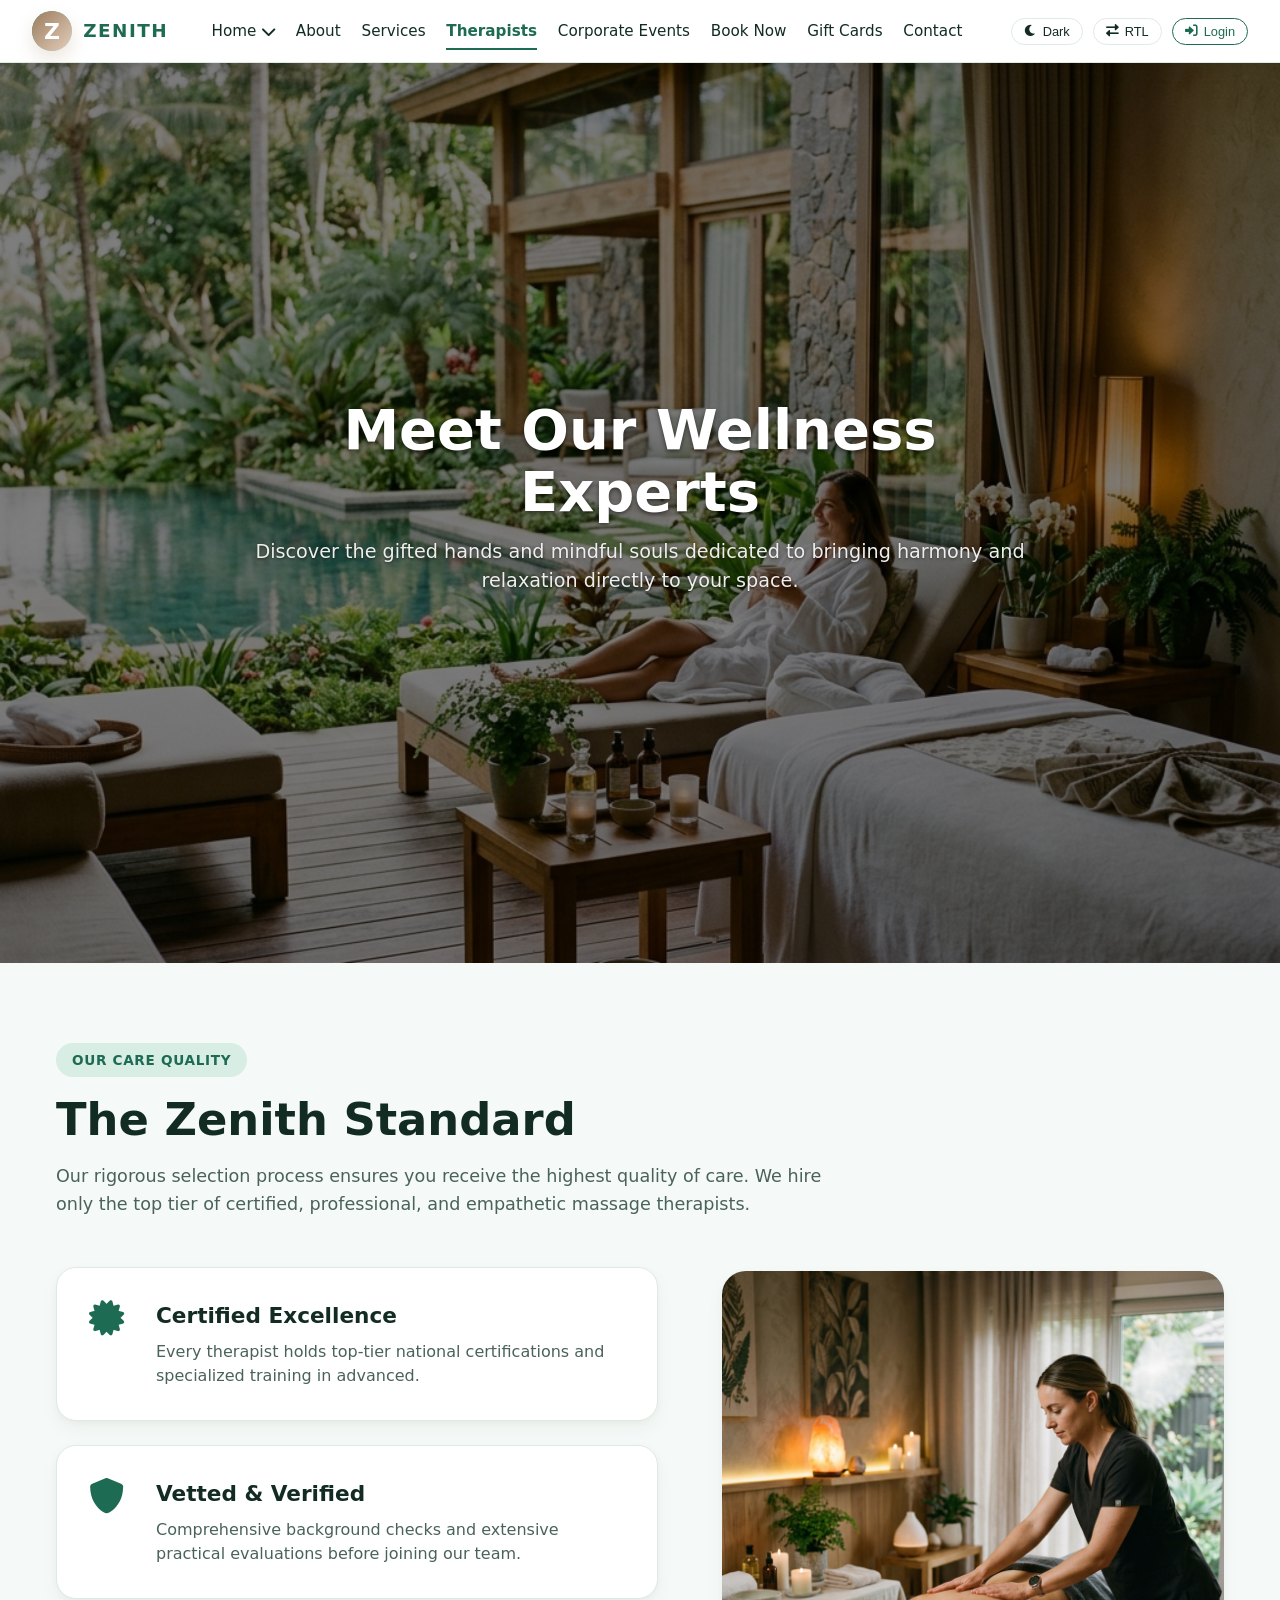
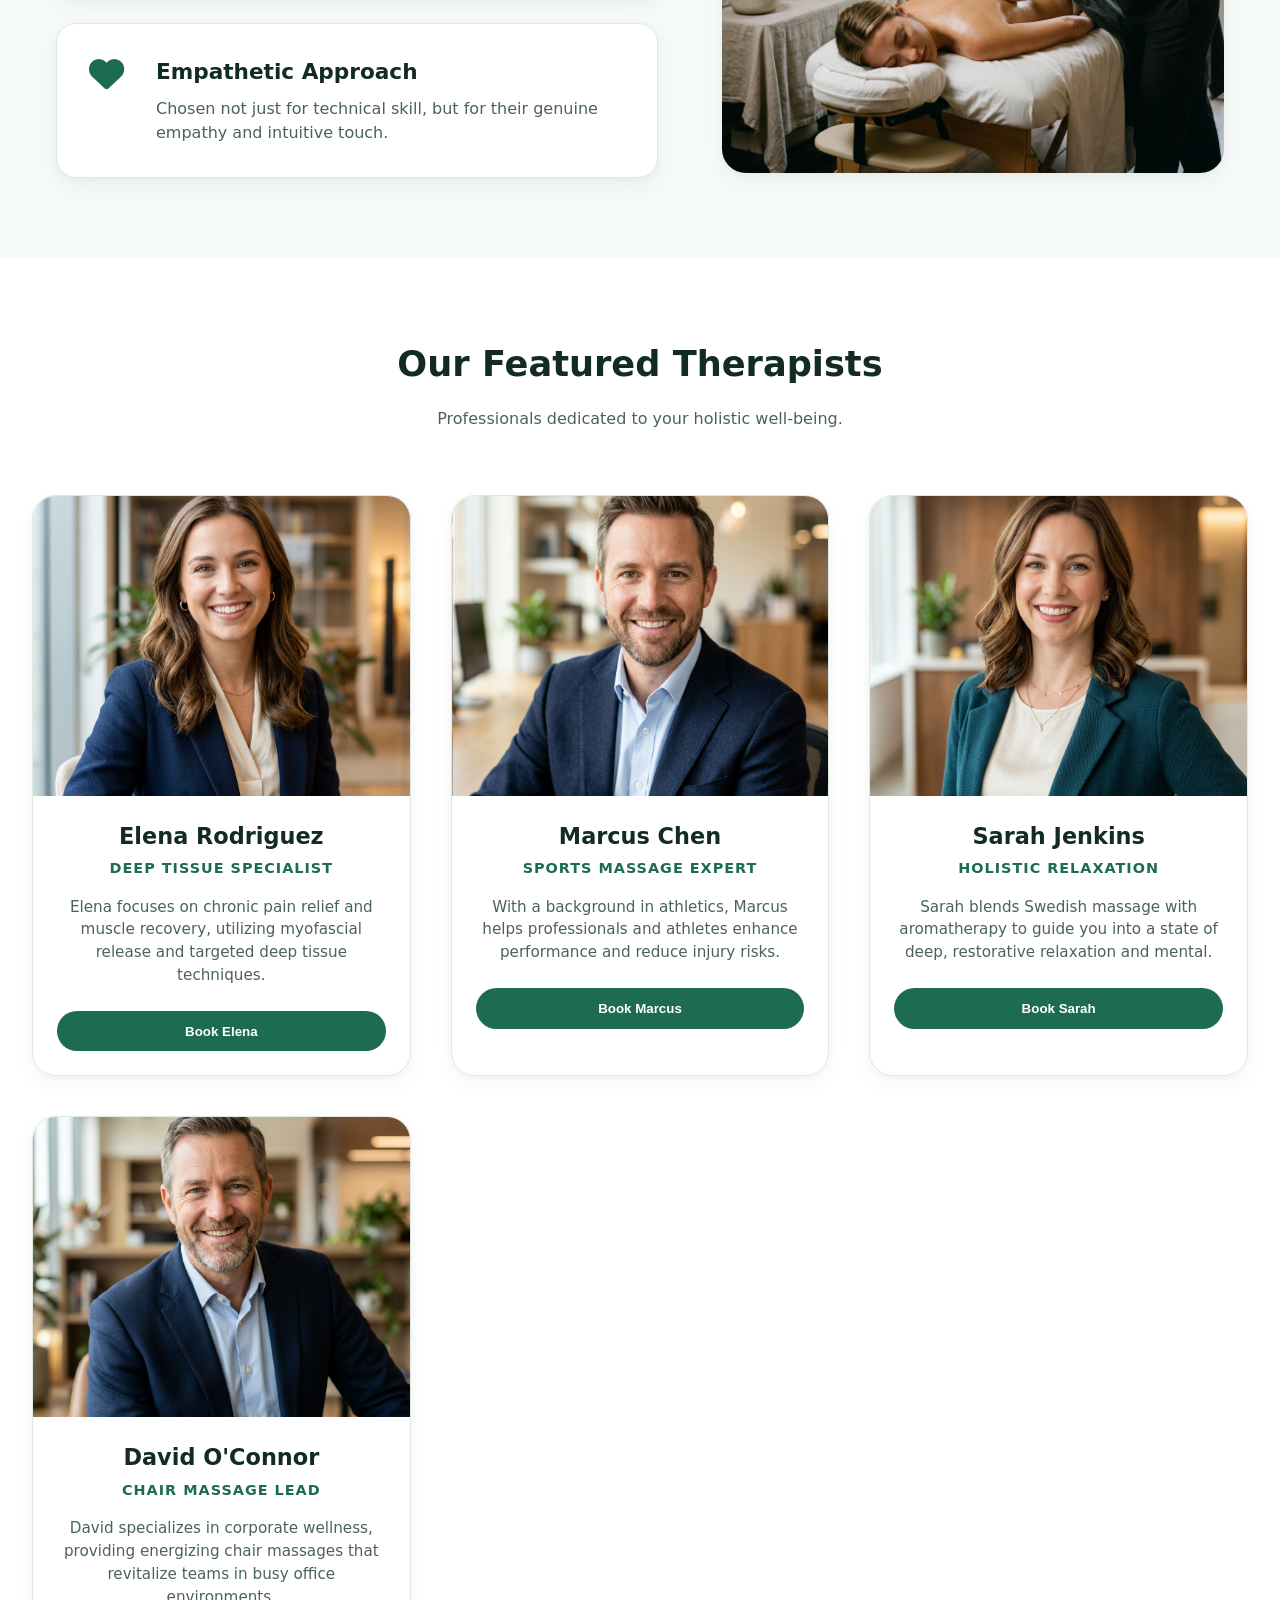
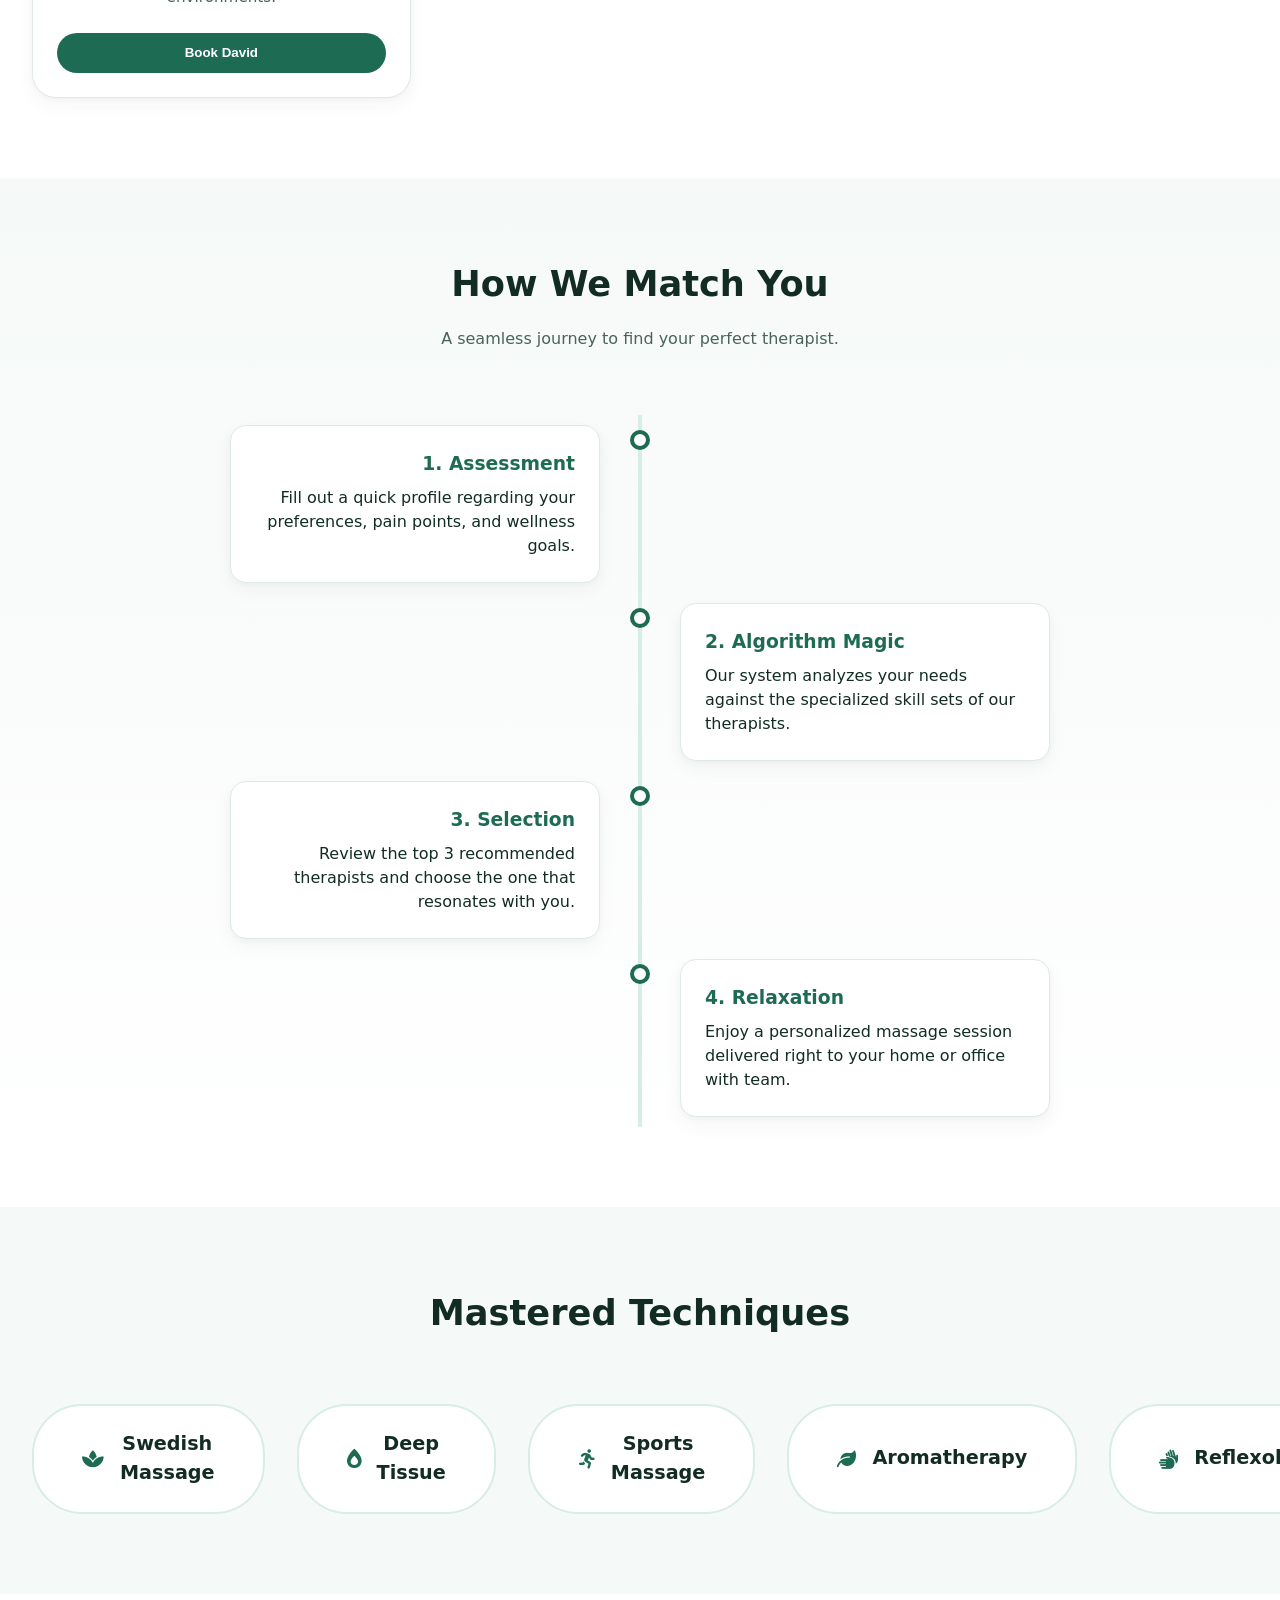
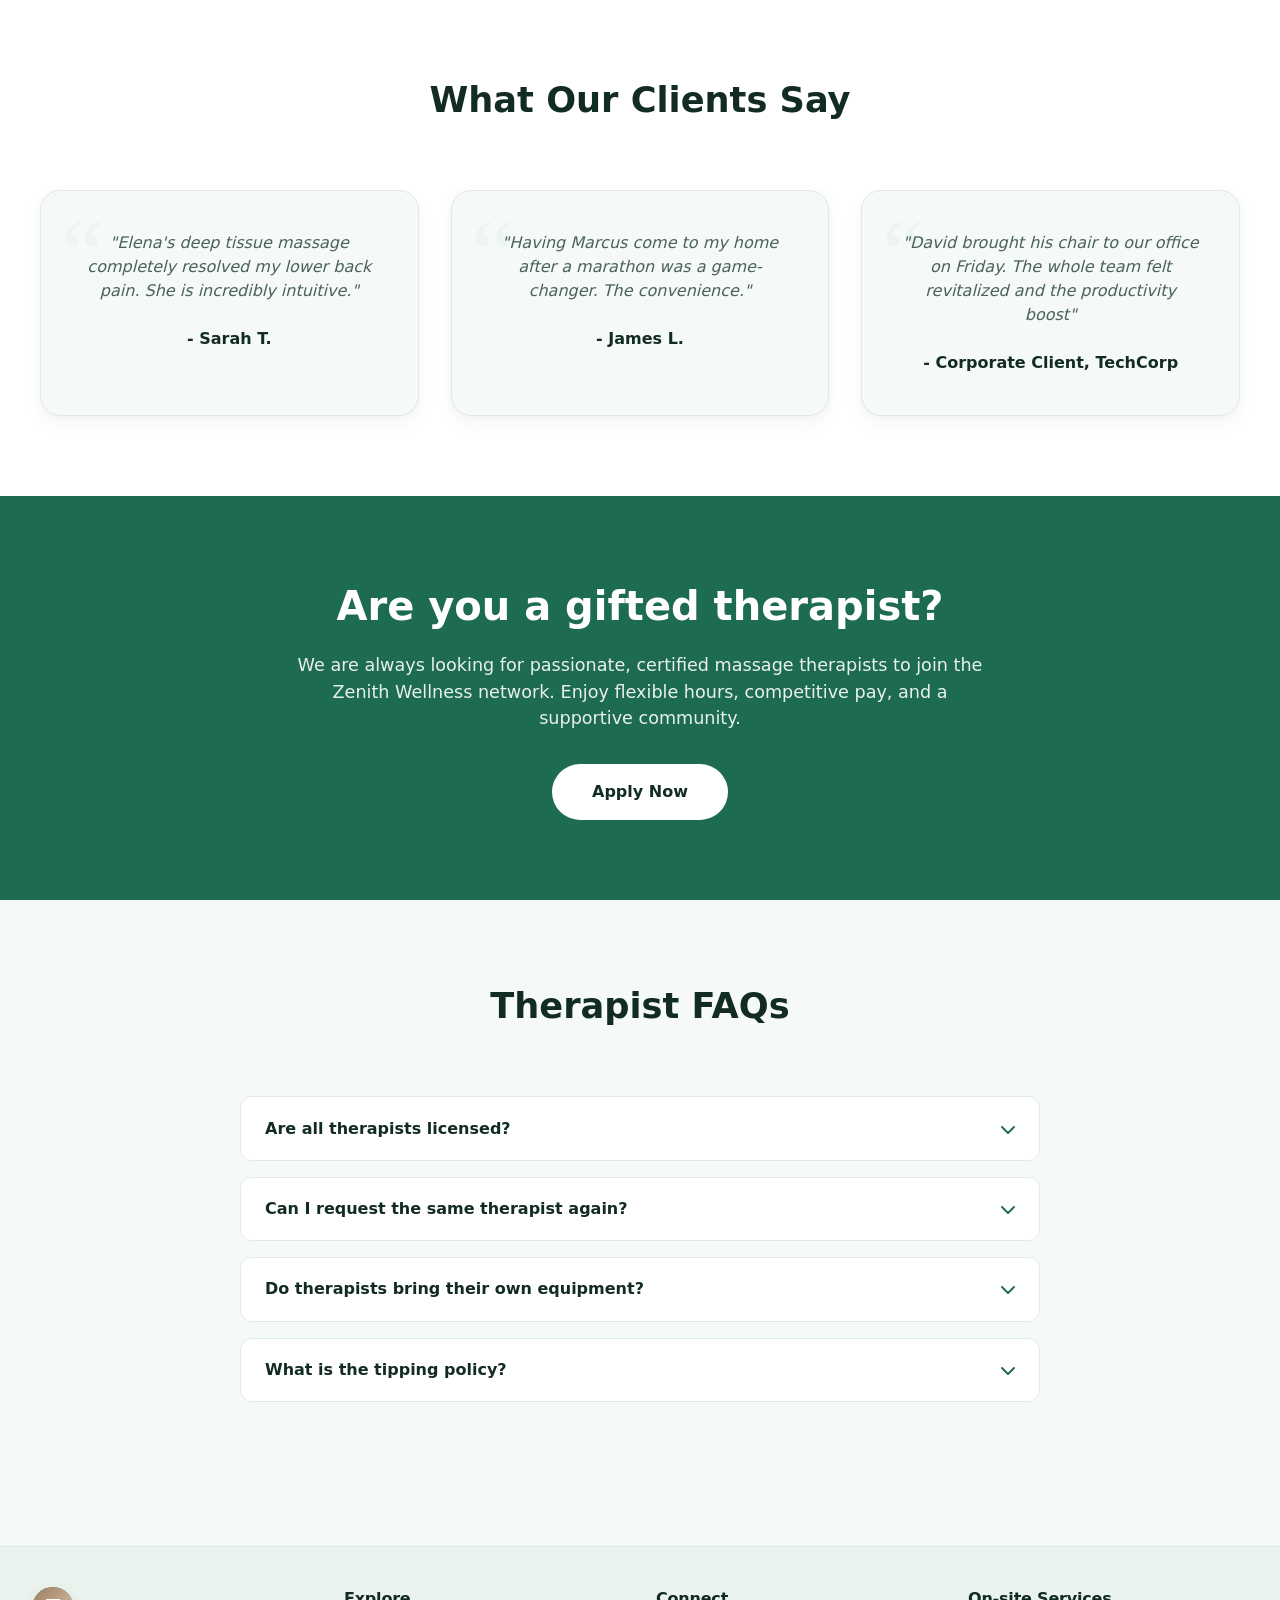
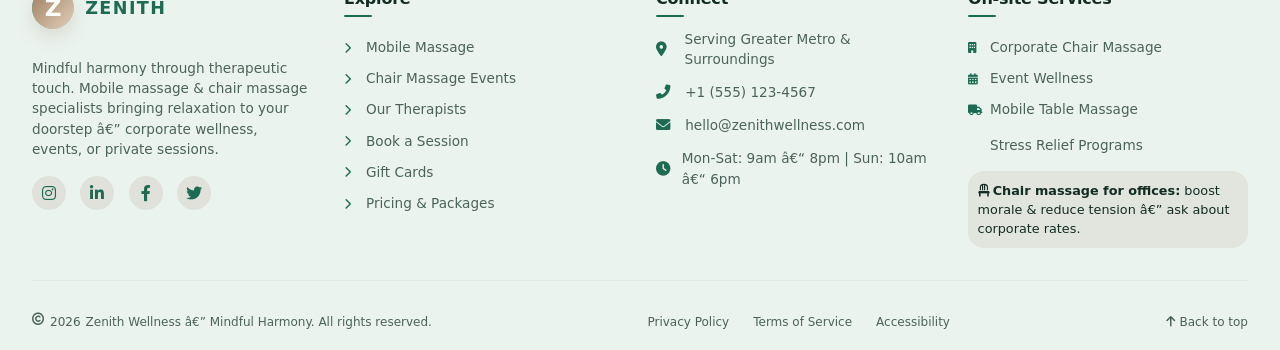
<file: therapists.html>
﻿<!DOCTYPE html>
<html lang="en">
<head>
  <meta charset="UTF-8">
  <meta name="viewport" content="width=device-width, initial-scale=1.0, viewport-fit=cover">
  <title>Zenith Wellness | Mindful Harmony</title>
  <!-- Font Awesome 6 -->
  <link rel="stylesheet" href="fontawesome/fontawesome-free-6.0.0-web/css/all.min.css">
  <style>
    * {
      margin: 0;
      padding: 0;
      box-sizing: border-box;
      transition: background-color 0.2s ease, color 0.2s ease, border-color 0.2s ease;
    }

    /* LIGHT MODE (default) */
    :root {
      --bg-body: #f5f9f7;
      --bg-surface: #ffffff;
      --bg-card: #ffffff;
      --text-primary: #122c24;
      --text-secondary: #4a635a;
      --accent: #1e6b54;
      --accent-light: #d8ede4;
      --border: #dfeae4;
      --shadow-sm: 0 8px 20px rgba(18, 44, 36, 0.04), 0 2px 6px rgba(18, 44, 36, 0.03);
      --accent-text: #ffffff;
      --navbar-bg: #ffffff;
      --footer-bg: #ebf3ef;
      --link-hover: #144f3d;
      --active-link: #1e6b54;
    }

    body.dark-mode {
      --bg-body: #0a1411;
      --bg-surface: #11201b;
      --bg-card: #182c26;
      --text-primary: #f0f7f4;
      --text-secondary: #a3bdae;
      --accent: #4dd0a8;
      --accent-light: #1c4d3f;
      --border: #243e35;
      --accent-text: #051410;
      --navbar-bg: #0d1a16;
      --footer-bg: #070e0c;
      --shadow-sm: 0 8px 20px rgba(0, 0, 0, 0.4);
      --link-hover: #7af2cc;
      --active-link: #4dd0a8;
    }

    body {
      font-family: 'Segoe UI', 'Inter', system-ui, -apple-system, BlinkMacSystemFont, sans-serif;
      background-color: var(--bg-body);
      color: var(--text-primary);
      line-height: 1.5;
      scroll-behavior: smooth;
      min-height: 100vh;
      display: flex;
      flex-direction: column;
    }

    h1, h2, h3, h4, h5, h6 {
      font-weight: 600;
    }
    p {
      font-weight: 450;
    }

    /* STICKY NAVBAR - one line flex */
    .navbar {
      position: sticky;
      top: 0;
      z-index: 1000;
      background: var(--navbar-bg);
      box-shadow: var(--shadow-sm);
      border-bottom: 1px solid var(--border);
      padding: 0.7rem 2rem;
    }

    .nav-container {
      display: grid;
      grid-template-columns: auto 1fr auto;
      align-items: center;
      max-width: 1400px;
      margin: 0 auto;
      gap: 1rem;
      position: relative;
    }

    /* Logo area */
    .logo {
      font-size: 1.35rem;
      font-weight: 700;
      letter-spacing: -0.02em;
      color: var(--accent);
      text-decoration: none;
      display: inline-flex;
      align-items: center;
      gap: 0.7rem;
      white-space: nowrap;
      font-family: 'Segoe UI', 'Inter', system-ui, -apple-system, BlinkMacSystemFont, sans-serif;
    }

    .logo-mark {
      width: 40px;
      height: 40px;
      border-radius: 50%;
      display: grid;
      place-items: center;
      background: linear-gradient(135deg, var(--accent) 0%, var(--accent-light) 100%);
      color: var(--accent-text);
      font-size: 1rem;
      font-weight: 700;
      box-shadow: 0 8px 18px rgba(155, 123, 92, 0.2);
      flex-shrink: 0;
    }

    .logo-text {
      font-size: 1.15rem;
      font-weight: 700;
      text-transform: uppercase;
      letter-spacing: 0.08em;
    }

    /* Hamburger button (right side on mobile) */
    .hamburger {
      display: none;
      font-size: 1.8rem;
      background: none;
      border: none;
      cursor: pointer;
      color: var(--text-primary);
      order: 3;
      z-index: 1002;
    }

    /* Desktop navigation wrapper */
    .nav-menu {
      display: contents;
      align-items: center;
      gap: 1.2rem;
    }

    .nav-links {
      display: flex;
      gap: 1.3rem;
      list-style: none;
      align-items: center;
      flex-wrap: nowrap;
      justify-self: center;
    }

    .nav-links li {
      position: relative;
    }

    .nav-links li a {
      text-decoration: none;
      font-weight: 500;
      color: var(--text-primary);
      padding: 0.5rem 0;
      transition: color 0.2s, border-bottom 0.2s;
      font-size: 0.95rem;
      white-space: nowrap;
      position: relative;
    }

    .nav-link.dropdown-toggle {
      display: inline-flex;
      align-items: center;
      gap: 0.35rem;
      cursor: pointer;
    }

    .dropdown-menu {
      position: absolute;
      top: calc(100% + 0.35rem);
      left: 0;
      min-width: 10rem;
      background: var(--bg-surface);
      border: 1px solid var(--border);
      border-radius: 14px;
      box-shadow: var(--shadow-sm);
      padding: 0.45rem;
      display: none;
      flex-direction: column;
      gap: 0.25rem;
      z-index: 1001;
    }

    .dropdown-menu.show {
      display: flex;
    }

    .dropdown-link {
      padding: 0.55rem 0.7rem;
      border-radius: 10px;
      color: var(--text-primary);
      font-size: 0.92rem;
      text-decoration: none;
      transition: background-color 0.2s ease, color 0.2s ease;
    }

    .dropdown-link:hover {
      background: var(--accent-light);
      color: var(--link-hover);
    }

    .nav-links li a:hover {
      color: var(--link-hover);
    }

    .nav-links li a.active {
      color: var(--active-link);
      border-bottom: 2px solid var(--active-link);
      font-weight: 600;
    }

    /* action buttons: Dark mode, RTL, Login (register removed) */
    .action-buttons {
      display: flex;
      align-items: center;
      gap: 10px;
      margin-left: 0.3rem;
      justify-self: end;
    }

    .icon-btn {
      background: var(--bg-surface);
      border: 1px solid var(--border);
      padding: 5px 12px;
      border-radius: 40px;
      cursor: pointer;
      display: inline-flex;
      align-items: center;
      gap: 6px;
      font-weight: 500;
      font-size: 0.8rem;
      color: var(--text-primary);
      transition: all 0.2s;
    }

    .icon-btn:hover {
      background: var(--accent-light);
      border-color: var(--accent);
      color: #1e2a2e;
    }

    .btn-outline {
      background: transparent;
      border: 1px solid var(--accent);
      padding: 5px 12px;
      border-radius: 40px;
      cursor: pointer;
      font-weight: 500;
      color: var(--accent);
      transition: all 0.2s;
      font-size: 0.8rem;
      display: inline-flex;
      align-items: center;
      gap: 6px;
    }

    .btn-outline:hover {
      background: var(--accent);
      color: var(--accent-text);
    }

    main {
      flex: 1;
    }

    /* ========== ENHANCED FOOTER STYLES (same color, font, variables) ========== */
    .site-footer {
      background: var(--footer-bg);
      border-top: 1px solid var(--border);
      margin-top: 3rem;
      font-size: 0.9rem;
    }

    .footer-container {
      max-width: 1300px;
      margin: 0 auto;
      padding: 2.5rem 2rem 1.2rem 2rem;
    }

    .footer-grid {
      display: grid;
      grid-template-columns: repeat(4, 1fr);
      gap: 2rem;
      margin-bottom: 2rem;
      border-bottom: 1px solid var(--border);
      padding-bottom: 2rem;
    }

    /* Brand column (logo identical to navbar) */
    .footer-brand .footer-logo {
      display: inline-flex;
      align-items: center;
      gap: 0.7rem;
      margin-bottom: 1rem;
      text-decoration: none;
    }

    .footer-brand .logo-mark {
      width: 42px;
      height: 42px;
      font-size: 1rem;
    }

    .footer-brand .logo-text {
      font-size: 1.1rem;
      font-weight: 700;
      text-transform: uppercase;
      letter-spacing: 0.08em;
      color: var(--accent);
    }

    .footer-description {
      color: var(--text-secondary);
      font-size: 0.85rem;
      line-height: 1.5;
      margin: 0.8rem 0 1rem 0;
    }

    .footer-heading {
      font-weight: 600;
      font-size: 1rem;
      margin-bottom: 1.1rem;
      letter-spacing: -0.2px;
      color: var(--text-primary);
      position: relative;
      display: inline-block;
    }

    .footer-heading:after {
      content: '';
      position: absolute;
      bottom: -6px;
      left: 0;
      width: 28px;
      height: 2px;
      background: var(--accent);
      border-radius: 2px;
    }

    .footer-links-list {
      list-style: none;
      margin-top: 0.5rem;
    }

    .footer-links-list li {
      margin-bottom: 0.6rem;
    }

    .footer-links-list a {
      color: var(--text-secondary);
      text-decoration: none;
      transition: all 0.2s ease;
      font-size: 0.85rem;
      display: inline-flex;
      align-items: center;
      gap: 6px;
    }

    .footer-links-list a i {
      font-size: 0.7rem;
      width: 1rem;
      color: var(--accent);
    }

    .footer-links-list a:hover {
      color: var(--link-hover);
      transform: translateX(3px);
    }

    .contact-info-item {
      display: flex;
      align-items: center;
      gap: 10px;
      margin-bottom: 0.8rem;
      font-size: 0.85rem;
      color: var(--text-secondary);
    }

    .contact-info-item i {
      width: 1.2rem;
      color: var(--accent);
      font-size: 0.9rem;
    }

    .contact-info-item a {
      color: var(--text-secondary);
      text-decoration: none;
    }

    .contact-info-item a:hover {
      color: var(--link-hover);
      text-decoration: underline;
    }

    .social-links-footer {
      display: flex;
      gap: 0.9rem;
      margin-top: 1rem;
    }

    .social-links-footer a {
      background: rgba(155, 123, 92, 0.15);
      width: 34px;
      height: 34px;
      border-radius: 50%;
      display: inline-flex;
      align-items: center;
      justify-content: center;
      color: var(--accent);
      font-size: 1rem;
      transition: all 0.25s;
      text-decoration: none;
    }

    .social-links-footer a:hover {
      background: var(--accent);
      color: var(--accent-text);
      transform: translateY(-2px);
    }

    .footer-bottom {
      display: flex;
      flex-wrap: wrap;
      justify-content: space-between;
      align-items: center;
      gap: 1rem;
      font-size: 0.75rem;
      color: var(--text-secondary);
    }

    .footer-bottom .copyright {
      display: flex;
      gap: 5px;
      flex-wrap: wrap;
    }

    .footer-bottom .legal-links {
      display: flex;
      gap: 1.5rem;
    }

    .footer-bottom .legal-links a {
      color: var(--text-secondary);
      text-decoration: none;
    }

    .footer-bottom .legal-links a:hover {
      color: var(--link-hover);
      text-decoration: underline;
    }

    /* responsive */
    @media (max-width: 992px) {
      .footer-grid {
        grid-template-columns: repeat(2, 1fr);
        gap: 1.8rem;
      }
    }
    @media (max-width: 640px) {
      .footer-container {
        padding: 2rem 1.2rem 1rem;
      }
      .footer-grid {
        grid-template-columns: 1fr;
        gap: 2rem;
      }
      .footer-bottom {
        flex-direction: column;
        text-align: center;
        justify-content: center;
      }
      .legal-links {
        justify-content: center;
      }
    }

    /* RTL adjustments */
    html[dir="rtl"] .footer-heading:after {
      left: auto;
      right: 0;
    }
    html[dir="rtl"] .footer-links-list a i {
      transform: scaleX(-1);
    }
    html[dir="rtl"] .footer-links-list a:hover {
      transform: translateX(-3px);
    }

    /* Timeline RTL Adjustments */
    html[dir="rtl"] .process-step:nth-child(odd) {
      left: auto;
      right: 0;
      text-align: left;
    }
    html[dir="rtl"] .process-step:nth-child(even) {
      left: auto;
      right: 50%;
      text-align: right;
    }
    html[dir="rtl"] .process-step::after {
      right: auto;
      left: -10px;
    }
    html[dir="rtl"] .process-step:nth-child(even)::after {
      left: auto;
      right: -10px;
    }
    @media (max-width: 768px) {
      html[dir="rtl"] .process-timeline::after {
        left: auto;
        right: 31px;
      }
      html[dir="rtl"] .process-step {
        padding-left: 25px;
        padding-right: 70px;
        text-align: right;
      }
      html[dir="rtl"] .process-step:nth-child(odd), 
      html[dir="rtl"] .process-step:nth-child(even) {
        left: auto;
        right: 0;
        text-align: right;
      }
      html[dir="rtl"] .process-step::after,
      html[dir="rtl"] .process-step:nth-child(even)::after {
        left: auto;
        right: 21px;
      }
    }

    /* Mobile navbar remains untouched */
    @media (max-width: 1024px) {
      .navbar {
        padding: 0.7rem 1.2rem;
      }
      .nav-container {
        display: flex;
        justify-content: space-between;
        flex-wrap: nowrap;
      }
      .hamburger {
        display: block;
      }
      .dropdown-menu {
        position: static;
        margin-top: 0.35rem;
        box-shadow: none;
        border-radius: 12px;
      }
      .nav-menu {
        display: flex;
        position: fixed;
        top: 72px;
        right: -100%;
        width: 78%;
        max-width: 340px;
        height: calc(100vh - 72px);
        background: var(--navbar-bg);
        backdrop-filter: blur(8px);
        flex-direction: column;
        align-items: stretch;
        justify-content: flex-start;
        padding: 2rem 1.8rem;
        transition: right 0.3s cubic-bezier(0.2, 0.9, 0.4, 1.1);
        box-shadow: -8px 0 28px rgba(0, 0, 0, 0.25);
        z-index: 999;
        border-left: 1px solid var(--border);
        gap: 2rem;
        overflow-y: auto;
      }
      .nav-menu.active {
        right: 0;
      }
      .nav-links {
        flex-direction: column;
        align-items: flex-start;
        width: 100%;
        gap: 1.4rem;
      }
      .nav-links li {
        width: 100%;
      }
      .nav-links li a {
        white-space: normal;
        font-size: 1.1rem;
        display: block;
        width: 100%;
        padding: 0.3rem 0;
      }
      .action-buttons {
        flex-direction: column;
        align-items: stretch;
        width: 100%;
        gap: 12px;
        margin-left: 0;
      }
      .action-buttons .icon-btn,
      .action-buttons .btn-outline {
        justify-content: center;
        width: 100%;
        text-align: center;
      }
    }

    /* THERAPISTS PAGE UNIQUE DESIGN */
    .hero-therapists {
      padding: 6rem 2rem 4rem;
      text-align: center;
      background: url('images/hero_bg.png') center/cover no-repeat;
      position: relative;
      overflow: hidden;
      min-height: 100vh;
      width: 100%;
      display: flex;
      flex-direction: column;
      justify-content: center;
      align-items: center;
    }
    .hero-therapists::before {
      content: '';
      position: absolute;
      top: 0; left: 0; right: 0; bottom: 0;
      background: rgba(0, 0, 0, 0.5);
      z-index: 0;
    }
    .hero-content {
      position: relative;
      z-index: 1;
      max-width: 800px;
      margin: 0 auto;
    }
    .hero-title {
      font-size: 3.5rem;
      font-weight: 600;
      color: #ffffff;
      margin-bottom: 1rem;
      line-height: 1.1;
      text-shadow: 0 2px 4px rgba(0,0,0,0.5);
    }
    .hero-subtitle {
      font-size: 1.2rem;
      color: #eeeeee;
      margin-bottom: 2rem;
      text-shadow: 0 1px 3px rgba(0,0,0,0.5);
    }

    /* The Zenith Standard */
    .zenith-standard {
      padding: 5rem 2rem;
      background-color: var(--bg-body);
    }
    .standard-grid {
      display: grid;
      grid-template-columns: repeat(auto-fit, minmax(300px, 1fr));
      gap: 2rem;
      max-width: 1200px;
      margin: 0 auto;
    }
    .standard-card {
      background: var(--bg-surface);
      padding: 2.5rem;
      border-radius: 20px;
      box-shadow: var(--shadow-sm);
      border: 1px solid var(--border);
      transition: transform 0.3s ease, box-shadow 0.3s ease;
      position: relative;
      overflow: hidden;
    }
    .standard-card:hover {
      transform: translateY(-5px);
      box-shadow: 0 15px 30px rgba(0,0,0,0.1);
    }
    .standard-card::before {
      content: '';
      position: absolute;
      top: 0; left: 0; width: 100%; height: 4px;
      background: var(--accent);
      transform: scaleX(0);
      transform-origin: left;
      transition: transform 0.4s ease;
    }
    .standard-card:hover::before {
      transform: scaleX(1);
    }
    .standard-icon {
      font-size: 2.5rem;
      color: var(--accent);
      margin-bottom: 1.5rem;
    }

    /* Zenith Split Redesign styles */
    .zenith-split {
      display: grid;
      grid-template-columns: 1.2fr 1fr;
      gap: 4rem;
      align-items: center;
      max-width: 1200px;
      margin: 0 auto;
    }
    .zenith-split-img {
      width: 100%;
      height: 480px;
      border-radius: 24px;
      box-shadow: var(--shadow-sm);
      object-fit: cover;
      transition: transform 0.4s ease, box-shadow 0.4s ease;
    }
    .zenith-split-img:hover {
      transform: scale(1.02);
      box-shadow: 0 15px 35px rgba(18, 44, 36, 0.1);
    }
    .standard-stack {
      display: flex;
      flex-direction: column;
      gap: 1.5rem;
    }
    .standard-row-card {
      display: flex;
      gap: 1.5rem;
      align-items: flex-start;
      background: var(--bg-surface);
      padding: 2rem;
      border-radius: 20px;
      box-shadow: var(--shadow-sm);
      border: 1px solid var(--border);
      transition: transform 0.3s ease, box-shadow 0.3s ease !important;
    }
    .standard-row-card:hover {
      transform: translateY(-5px) scale(1.02) !important;
      box-shadow: 0 15px 35px rgba(18, 44, 36, 0.1) !important;
    }
    @media (max-width: 992px) {
      .zenith-split {
        grid-template-columns: 1fr !important;
        gap: 3rem;
      }
      .zenith-split-img {
        height: 320px;
      }
    }

    /* Featured Therapists Grid */
    .therapists-team {
      padding: 6rem 2rem;
      background: var(--bg-surface);
    }
    .section-header {
      text-align: center;
      margin-bottom: 4rem;
    }
    .team-grid {
      display: grid;
      grid-template-columns: repeat(auto-fill, minmax(280px, 1fr));
      gap: 2.5rem;
      max-width: 1300px;
      margin: 0 auto;
    }
    .team-member {
      border-radius: 24px;
      overflow: hidden;
      background: var(--bg-card);
      box-shadow: var(--shadow-sm);
      border: 1px solid var(--border);
      transition: all 0.4s cubic-bezier(0.175, 0.885, 0.32, 1.275);
    }
    .team-member:hover {
      transform: scale(1.03);
    }
    .member-image {
      height: 300px;
      background-color: var(--accent-light);
      background-size: cover;
      background-position: center;
      position: relative;
    }
    .member-info {
      padding: 1.5rem;
      text-align: center;
    }
    .member-name {
      font-size: 1.4rem;
      font-weight: 700;
      color: var(--text-primary);
      margin-bottom: 0.3rem;
    }
    .member-role {
      font-size: 0.9rem;
      color: var(--accent);
      font-weight: 600;
      text-transform: uppercase;
      letter-spacing: 1px;
      margin-bottom: 1rem;
    }
    .member-bio {
      font-size: 0.95rem;
      color: var(--text-secondary);
      margin-bottom: 1.5rem;
    }
    .book-btn {
      background: var(--accent);
      color: var(--accent-text);
      border: none;
      padding: 0.8rem 1.5rem;
      border-radius: 30px;
      font-weight: 600;
      cursor: pointer;
      transition: background 0.3s;
      width: 100%;
    }
    .book-btn:hover {
      background: var(--text-primary);
    }
    body.dark-mode .book-btn:hover {
      color: var(--bg-surface);
    }

    /* Matching Algorithm */
    .matching-process {
      padding: 6rem 2rem;
      background: linear-gradient(to bottom, var(--bg-body), var(--bg-surface));
    }
    .process-timeline {
      max-width: 900px;
      margin: 0 auto;
      position: relative;
    }
    .process-timeline::after {
      content: '';
      position: absolute;
      width: 4px;
      background: var(--accent-light);
      top: 0; bottom: 0; left: 50%;
      transform: translateX(-50%);
    }
    .process-step {
      padding: 10px 40px;
      position: relative;
      background: inherit;
      width: 50%;
    }
    .process-step:nth-child(odd) { left: 0; text-align: right; }
    .process-step:nth-child(even) { left: 50%; text-align: left; }
    .process-step::after {
      content: '';
      position: absolute;
      width: 20px;
      height: 20px;
      right: -10px;
      background: var(--bg-surface);
      border: 4px solid var(--accent);
      top: 15px;
      border-radius: 50%;
      z-index: 1;
    }
    .process-step:nth-child(even)::after { left: -10px; }
    .step-content {
      padding: 1.5rem;
      background: var(--bg-card);
      border-radius: 16px;
      box-shadow: var(--shadow-sm);
      border: 1px solid var(--border);
      position: relative;
    }
    @media (max-width: 768px) {
      .process-timeline::after { left: 31px; }
      .process-step { width: 100%; padding-left: 70px; padding-right: 25px; text-align: left; }
      .process-step:nth-child(odd), .process-step:nth-child(even) { left: 0; text-align: left; }
      .process-step::after { left: 21px; right: auto; }
      .process-step:nth-child(even)::after { left: 21px; }
    }

    /* Modalities Showcase */
    .modalities-showcase {
      padding: 5rem 2rem;
      background: var(--bg-body);
      overflow: hidden;
    }
    .modalities-track {
      display: flex;
      gap: 2rem;
      width: max-content;
      animation: scroll 5s linear infinite;
    }
    .modality-pill {
      background: var(--bg-surface);
      border: 2px solid var(--accent-light);
      padding: 1.5rem 3rem;
      border-radius: 50px;
      font-size: 1.2rem;
      font-weight: 600;
      color: var(--text-primary);
      display: flex;
      align-items: center;
      gap: 1rem;
      white-space: nowrap;
    }
    .modality-pill i { color: var(--accent); }
    @keyframes scroll { 0% { transform: translateX(0); } 100% { transform: translateX(-50%); } }

    /* Client Testimonials */
    .therapist-testimonials {
      padding: 6rem 2rem;
      background: var(--bg-surface);
      text-align: center;
    }
    .testimonial-grid {
      display: grid;
      grid-template-columns: repeat(auto-fit, minmax(300px, 1fr));
      gap: 2rem;
      max-width: 1200px;
      margin: 0 auto;
    }
    .testimonial-card {
      background: var(--bg-body);
      padding: 2.5rem;
      border-radius: 20px;
      position: relative;
      border: 1px solid var(--border);
      box-shadow: var(--shadow-sm);
    }
    .testimonial-card::before {
      content: '\201C';
      font-size: 6rem;
      color: var(--accent-light);
      position: absolute;
      top: -10px; left: 20px;
      opacity: 0.3;
      font-family: serif;
    }
    .quote-text {
      font-style: italic;
      margin-bottom: 1.5rem;
      color: var(--text-secondary);
      position: relative;
      z-index: 2;
    }
    .client-name {
      font-weight: 700;
      color: var(--text-primary);
    }

    /* Join Our Team */
    .join-team {
      padding: 6rem 2rem;
      background: var(--accent);
      color: var(--accent-text);
      text-align: center;
    }
    .join-content {
      max-width: 700px;
      margin: 0 auto;
    }
    .join-title {
      font-size: 2.5rem;
      margin-bottom: 1rem;
      color: var(--accent-text);
    }
    .join-text {
      margin-bottom: 2rem;
      font-size: 1.1rem;
      opacity: 0.9;
    }
    .join-btn {
      background: white;
      color: var(--text-primary);
      padding: 1rem 2.5rem;
      border-radius: 30px;
      font-weight: 700;
      text-decoration: none;
      display: inline-block;
      transition: transform 0.3s;
    }
    .join-btn:hover {
      transform: translateY(-3px);
    }
    body.dark-mode .join-btn {
      color: #1e2a2e;
    }

    /* FAQ Section */
    .faq-section {
      padding: 6rem 2rem;
      background: var(--bg-body);
    }
    .faq-container {
      max-width: 800px;
      margin: 0 auto;
    }
    .faq-item {
      margin-bottom: 1rem;
      border: 1px solid var(--border);
      border-radius: 12px;
      overflow: hidden;
      background: var(--bg-surface);
    }
    .faq-question {
      padding: 1.2rem 1.5rem;
      font-weight: 600;
      cursor: pointer;
      display: flex;
      justify-content: space-between;
      align-items: center;
      background: var(--bg-surface);
    }
    .faq-answer {
      padding: 0 1.5rem;
      max-height: 0;
      overflow: hidden;
      transition: max-height 0.3s ease, padding 0.3s ease;
      color: var(--text-secondary);
    }
    .faq-item.active .faq-answer {
      padding: 1.2rem 1.5rem;
      max-height: 300px;
      border-top: 1px solid var(--border);
    }
    .faq-item.active .faq-question i {
      transform: rotate(180deg);
    }
    .faq-question i {
      transition: transform 0.3s ease;
      color: var(--accent);
    }
  </style>
  <link rel="stylesheet" href="responsive.css">
  <link rel="icon" type="image/svg+xml" href="images/favicon.svg">
</head>
<body>

<header class="navbar" id="mainNavbar">
  <div class="nav-container">
    <a href="index.html" class="logo" id="logoLink">
      <img src="images/favicon.svg" alt="Zenith Logo" class="logo-mark">
      <span class="logo-text">Zenith</span>
    </a>
    <button class="hamburger" id="hamburgerBtn" aria-label="Menu">
      <i class="fas fa-bars"></i>
    </button>
    <div class="nav-menu" id="navMenu">
      <ul class="nav-links" id="navLinks">
        <li>
          <a href="index.html" class="nav-link dropdown-toggle" id="homeDropdownToggle" aria-expanded="false">
            Home <i class="fas fa-chevron-down"></i>
          </a>
          <div class="dropdown-menu" id="homeDropdownMenu">
            <a href="index.html" class="dropdown-link">Home 1</a>
            <a href="home2.html" class="dropdown-link">Home 2</a>
          </div>
        </li>
        <li><a href="about.html" class="nav-link">About</a></li>
        <li><a href="services.html" class="nav-link">Services</a></li>
        <li><a href="therapists.html" class="nav-link">Therapists</a></li>
        <li><a href="corporate events.html" class="nav-link">Corporate Events</a></li>
        <li><a href="book now.html" class="nav-link">Book Now</a></li>
        <li><a href="gift card.html" class="nav-link">Gift Cards</a></li>
        <li><a href="contact.html" class="nav-link">Contact</a></li>
      </ul>
      <div class="action-buttons">
        <button class="icon-btn" id="darkModeToggle"><i class="fas fa-moon"></i> <span>Dark</span></button>
        <button class="icon-btn" id="rtlToggleBtn"><i class="fas fa-exchange-alt"></i> RTL</button>
        <button class="btn-outline" id="loginBtn" onclick="window.location.href='login.html'"><i class="fas fa-sign-in-alt"></i> Login</button>
      </div>
    </div>
  </div>
</header>

<main>
  <!-- 1. Hero Section -->
  <section class="hero-therapists" id="therapists-hero">
    <div class="hero-content">
      <h1 class="hero-title">Meet Our Wellness Experts</h1>
      <p class="hero-subtitle">Discover the gifted hands and mindful souls dedicated to bringing harmony and relaxation directly to your space.</p>
    </div>
  </section>

  <!-- 2. The Zenith Standard -->
  <section class="zenith-standard">
    <div class="container" style="max-width: 1200px; margin: 0 auto; padding: 0 1rem;">
      <div class="section-header" style="text-align: left; margin-bottom: 3rem; max-width: 800px;">
        <div class="srv-badge" style="background: var(--accent-light); color: var(--accent); padding: 0.4rem 1rem; border-radius: 50px; display: inline-block; font-size: 0.85rem; font-weight: 600; margin-bottom: 1rem; text-transform: uppercase; letter-spacing: 0.05em;">Our Care Quality</div>
        <h2 style="font-size: 2.8rem; line-height: 1.2; margin-bottom: 1rem; color: var(--text-primary);">The Zenith Standard</h2>
        <p style="color: var(--text-secondary); font-size: 1.1rem; line-height: 1.6;">Our rigorous selection process ensures you receive the highest quality of care. We hire only the top tier of certified, professional, and empathetic massage therapists.</p>
      </div>
      
      <div class="zenith-split">
        <div class="standard-stack">
          <div class="standard-row-card">
            <div class="standard-icon" style="font-size: 2.2rem; color: var(--accent); margin-right: 0.5rem; margin-bottom: 0; line-height: 1;"><i class="fas fa-certificate"></i></div>
            <div>
              <h3 style="font-size: 1.35rem; margin-bottom: 0.5rem; color: var(--text-primary); font-weight: 600;">Certified Excellence</h3>
              <p style="color: var(--text-secondary); font-size: 1rem; line-height: 1.5; margin: 0;">Every therapist holds top-tier national certifications and specialized training in advanced.</p>
            </div>
          </div>
          <div class="standard-row-card">
            <div class="standard-icon" style="font-size: 2.2rem; color: var(--accent); margin-right: 0.5rem; margin-bottom: 0; line-height: 1;"><i class="fas fa-shield-alt"></i></div>
            <div>
              <h3 style="font-size: 1.35rem; margin-bottom: 0.5rem; color: var(--text-primary); font-weight: 600;">Vetted & Verified</h3>
              <p style="color: var(--text-secondary); font-size: 1rem; line-height: 1.5; margin: 0;">Comprehensive background checks and extensive practical evaluations before joining our team.</p>
            </div>
          </div>
          <div class="standard-row-card">
            <div class="standard-icon" style="font-size: 2.2rem; color: var(--accent); margin-right: 0.5rem; margin-bottom: 0; line-height: 1;"><i class="fas fa-heart"></i></div>
            <div>
              <h3 style="font-size: 1.35rem; margin-bottom: 0.5rem; color: var(--text-primary); font-weight: 600;">Empathetic Approach</h3>
              <p style="color: var(--text-secondary); font-size: 1rem; line-height: 1.5; margin: 0;">Chosen not just for technical skill, but for their genuine empathy and intuitive touch.</p>
            </div>
          </div>
        </div>
        <img src="images/therapy_session.png" alt="Certified therapist performing a professional massage session" class="zenith-split-img">
      </div>
    </div>
  </section>

  <!-- 3. Featured Therapists Grid -->
  <section class="therapists-team" id="therapists-list">
    <div class="section-header">
      <h2 style="font-size: 2.2rem; margin-bottom: 1rem;">Our Featured Therapists</h2>
      <p style="color: var(--text-secondary);">Professionals dedicated to your holistic well-being.</p>
    </div>
    <div class="team-grid">
      <!-- Therapist 1 -->
      <div class="team-member">
        <div class="member-image" style="background-image: url('images/emma_l.png');"></div>
        <div class="member-info">
          <div class="member-name">Elena Rodriguez</div>
          <div class="member-role">Deep Tissue Specialist</div>
          <p class="member-bio">Elena focuses on chronic pain relief and muscle recovery, utilizing myofascial release and targeted deep tissue techniques.</p>
          <button class="book-btn">Book Elena</button>
        </div>
      </div>
      <!-- Therapist 2 -->
      <div class="team-member">
        <div class="member-image" style="background-image: url('images/michael_t.png');"></div>
        <div class="member-info">
          <div class="member-name">Marcus Chen</div>
          <div class="member-role">Sports Massage Expert</div>
          <p class="member-bio">With a background in athletics, Marcus helps professionals and athletes enhance performance and reduce injury risks.</p>
          <button class="book-btn">Book Marcus</button>
        </div>
      </div>
      <!-- Therapist 3 -->
      <div class="team-member">
        <div class="member-image" style="background-image: url('images/sarah_j.png');"></div>
        <div class="member-info">
          <div class="member-name">Sarah Jenkins</div>
          <div class="member-role">Holistic Relaxation</div>
          <p class="member-bio">Sarah blends Swedish massage with aromatherapy to guide you into a state of deep, restorative relaxation and mental.</p>
          <button class="book-btn">Book Sarah</button>
        </div>
      </div>
      <!-- Therapist 4 -->
      <div class="team-member">
        <div class="member-image" style="background-image: url('images/david_m.png');"></div>
        <div class="member-info">
          <div class="member-name">David O'Connor</div>
          <div class="member-role">Chair Massage Lead</div>
          <p class="member-bio">David specializes in corporate wellness, providing energizing chair massages that revitalize teams in busy office environments.</p>
          <button class="book-btn">Book David</button>
        </div>
      </div>
    </div>
  </section>

  <!-- 4. Matching Algorithm -->
  <section class="matching-process">
    <div class="section-header">
      <h2 style="font-size: 2.2rem; margin-bottom: 1rem;">How We Match You</h2>
      <p style="color: var(--text-secondary);">A seamless journey to find your perfect therapist.</p>
    </div>
    <div class="process-timeline">
      <div class="process-step">
        <div class="step-content">
          <h3 style="color: var(--accent); margin-bottom: 0.5rem;">1. Assessment</h3>
          <p>Fill out a quick profile regarding your preferences, pain points, and wellness goals.</p>
        </div>
      </div>
      <div class="process-step">
        <div class="step-content">
          <h3 style="color: var(--accent); margin-bottom: 0.5rem;">2. Algorithm Magic</h3>
          <p>Our system analyzes your needs against the specialized skill sets of our therapists.</p>
        </div>
      </div>
      <div class="process-step">
        <div class="step-content">
          <h3 style="color: var(--accent); margin-bottom: 0.5rem;">3. Selection</h3>
          <p>Review the top 3 recommended therapists and choose the one that resonates with you.</p>
        </div>
      </div>
      <div class="process-step">
        <div class="step-content">
          <h3 style="color: var(--accent); margin-bottom: 0.5rem;">4. Relaxation</h3>
          <p>Enjoy a personalized massage session delivered right to your home or office with team.</p>
        </div>
      </div>
    </div>
  </section>

  <!-- 5. Modalities Showcase -->
  <section class="modalities-showcase">
    <div class="section-header">
      <h2 style="font-size: 2.2rem; margin-bottom: 1rem;">Mastered Techniques</h2>
    </div>
    <div class="modalities-track">
      <!-- Doubled for continuous scroll effect -->
      <div class="modality-pill"><i class="fas fa-spa"></i> Swedish Massage</div>
      <div class="modality-pill"><i class="fas fa-burn"></i> Deep Tissue</div>
      <div class="modality-pill"><i class="fas fa-running"></i> Sports Massage</div>
      <div class="modality-pill"><i class="fas fa-leaf"></i> Aromatherapy</div>
      <div class="modality-pill"><i class="fas fa-hands"></i> Reflexology</div>
      <div class="modality-pill"><i class="fas fa-hot-tub"></i> Hot Stone</div>
      
      <div class="modality-pill"><i class="fas fa-spa"></i> Swedish Massage</div>
      <div class="modality-pill"><i class="fas fa-burn"></i> Deep Tissue</div>
      <div class="modality-pill"><i class="fas fa-running"></i> Sports Massage</div>
      <div class="modality-pill"><i class="fas fa-leaf"></i> Aromatherapy</div>
      <div class="modality-pill"><i class="fas fa-hands"></i> Reflexology</div>
      <div class="modality-pill"><i class="fas fa-hot-tub"></i> Hot Stone</div>
    </div>
  </section>

  <!-- 6. Client Testimonials -->
  <section class="therapist-testimonials">
    <div class="section-header">
      <h2 style="font-size: 2.2rem; margin-bottom: 1rem;">What Our Clients Say</h2>
    </div>
    <div class="testimonial-grid">
      <div class="testimonial-card">
        <p class="quote-text">"Elena's deep tissue massage completely resolved my lower back pain. She is incredibly intuitive."</p>
        <div class="client-name">- Sarah T.</div>
      </div>
      <div class="testimonial-card">
        <p class="quote-text">"Having Marcus come to my home after a marathon was a game-changer. The convenience."</p>
        <div class="client-name">- James L.</div>
      </div>
      <div class="testimonial-card">
        <p class="quote-text">"David brought his chair to our office on Friday. The whole team felt revitalized and the productivity boost"</p>
        <div class="client-name">- Corporate Client, TechCorp</div>
      </div>
    </div>
  </section>

  <!-- 7. Join Our Team -->
  <section class="join-team">
    <div class="join-content">
      <h2 class="join-title">Are you a gifted therapist?</h2>
      <p class="join-text">We are always looking for passionate, certified massage therapists to join the Zenith Wellness network. Enjoy flexible hours, competitive pay, and a supportive community.</p>
      <a href="#" class="join-btn">Apply Now</a>
    </div>
  </section>

  <!-- 8. FAQ Section -->
  <section class="faq-section">
    <div class="section-header">
      <h2 style="font-size: 2.2rem; margin-bottom: 1rem;">Therapist FAQs</h2>
    </div>
    <div class="faq-container">
      <div class="faq-item">
        <div class="faq-question">Are all therapists licensed? <i class="fas fa-chevron-down"></i></div>
        <div class="faq-answer">Yes, absolutely. Every therapist on the Zenith Wellness platform is fully licensed, insured, and has undergone a rigorous background check.</div>
      </div>
      <div class="faq-item">
        <div class="faq-question">Can I request the same therapist again? <i class="fas fa-chevron-down"></i></div>
        <div class="faq-answer">Of course! If you find a therapist you love, you can easily rebook them through your client dashboard.</div>
      </div>
      <div class="faq-item">
        <div class="faq-question">Do therapists bring their own equipment? <i class="fas fa-chevron-down"></i></div>
        <div class="faq-answer">Yes, our therapists bring everything needed for a perfect session, including the massage table (or chair), fresh linens, lotions, and soothing music.</div>
      </div>
      <div class="faq-item">
        <div class="faq-question">What is the tipping policy? <i class="fas fa-chevron-down"></i></div>
        <div class="faq-answer">Tips are not required but are always appreciated. You can easily add a tip during the booking process or after your session is complete.</div>
      </div>
    </div>
  </section>
</main>

<!-- ========== ENHANCED FOOTER SAME COLOR, FONT, NAVBAR LOGO INCLUDED ========== -->
<footer class="site-footer">
  <div class="footer-container">
    <div class="footer-grid">
      <!-- Column 1: Brand + Logo (identical to navbar) -->
      <div class="footer-brand">
        <a href="index.html" class="footer-logo" id="footerLogoLink">
          <img src="images/favicon.svg" alt="Zenith Logo" class="logo-mark">
          <span class="logo-text">Zenith</span>
        </a>
        <p class="footer-description">
          Mindful harmony through therapeutic touch. Mobile massage & chair massage specialists bringing relaxation to your doorstep â€” corporate wellness, events, or private sessions.
        </p>
        <div class="social-links-footer">
          <a href="#" aria-label="Instagram"><i class="fab fa-instagram"></i></a>
          <a href="#" aria-label="LinkedIn"><i class="fab fa-linkedin-in"></i></a>
          <a href="#" aria-label="Facebook"><i class="fab fa-facebook-f"></i></a>
          <a href="#" aria-label="X"><i class="fab fa-twitter"></i></a>
        </div>
      </div>

      <!-- Column 2: Quick Links (wellness & massage) -->
      <div>
        <h4 class="footer-heading">Explore</h4>
        <ul class="footer-links-list">
          <li><a href="services.html"><i class="fas fa-chevron-right"></i> Mobile Massage</a></li>
          <li><a href="corporate events.html"><i class="fas fa-chevron-right"></i> Chair Massage Events</a></li>
          <li><a href="therapists.html"><i class="fas fa-chevron-right"></i> Our Therapists</a></li>
          <li><a href="book now.html"><i class="fas fa-chevron-right"></i> Book a Session</a></li>
          <li><a href="gift card.html"><i class="fas fa-chevron-right"></i> Gift Cards</a></li>
          <li><a href="#pricing"><i class="fas fa-chevron-right"></i> Pricing & Packages</a></li>
        </ul>
      </div>

      <!-- Column 3: Contact & Support -->
      <div>
        <h4 class="footer-heading">Connect</h4>
        <div class="contact-info-item">
          <i class="fas fa-map-marker-alt"></i>
          <span>Serving Greater Metro & Surroundings</span>
        </div>
        <div class="contact-info-item">
          <i class="fas fa-phone-alt"></i>
          <a href="tel:+15551234567">+1 (555) 123-4567</a>
        </div>
        <div class="contact-info-item">
          <i class="fas fa-envelope"></i>
          <a href="mailto:hello@zenithwellness.com">hello@zenithwellness.com</a>
        </div>
        <div class="contact-info-item">
          <i class="fas fa-clock"></i>
          <span>Mon-Sat: 9am â€“ 8pm | Sun: 10am â€“ 6pm</span>
        </div>
      </div>

      <!-- Column 4: Corporate & Chair Massage Spotlight -->
      <div>
        <h4 class="footer-heading">On-site Services</h4>
        <ul class="footer-links-list">
          <li><a href="corporate events.html"><i class="fas fa-building"></i> Corporate Chair Massage</a></li>
          <li><a href="#events"><i class="fas fa-calendar-alt"></i> Event Wellness</a></li>
          <li><a href="#mobile"><i class="fas fa-truck"></i> Mobile Table Massage</a></li>
          <li><a href="#wellness"><i class="fas fa-hand-spa"></i> Stress Relief Programs</a></li>
        </ul>
        <div style="margin-top: 1rem; background: rgba(155, 123, 92, 0.12); padding: 0.6rem; border-radius: 16px; font-size: 0.8rem;">
          <i class="fas fa-chair"></i> <strong>Chair massage for offices:</strong> boost morale & reduce tension â€” ask about corporate rates.
        </div>
      </div>
    </div>

    <div class="footer-bottom">
      <div class="copyright">
        <i class="far fa-copyright"></i> <span id="currentYear"></span> Zenith Wellness â€” Mindful Harmony. All rights reserved.
      </div>
      <div class="legal-links">
        <a href="#">Privacy Policy</a>
        <a href="#">Terms of Service</a>
        <a href="#">Accessibility</a>
      </div>
      <div class="back-to-top">
        <a href="#" style="color: var(--text-secondary); text-decoration: none; display: inline-flex; align-items: center; gap: 5px;">
          <i class="fas fa-arrow-up"></i> Back to top
        </a>
      </div>
    </div>
  </div>
</footer>

<script>
  (function() {
    // DOM elements
    const hamburger = document.getElementById('hamburgerBtn');
    const navMenu = document.getElementById('navMenu');
    const navLinks = document.querySelectorAll('.nav-link');
    const homeDropdownToggle = document.getElementById('homeDropdownToggle');
    const homeDropdownMenu = document.getElementById('homeDropdownMenu');
    const dropdownLinks = document.querySelectorAll('.dropdown-link');
    const darkToggle = document.getElementById('darkModeToggle');
    const rtlToggle = document.getElementById('rtlToggleBtn');
    const loginBtn = document.getElementById('loginBtn');
    const logoLink = document.getElementById('logoLink');
    const footerLogoLink = document.getElementById('footerLogoLink');

    // Helper: close mobile menu (right side)
    function closeMobileMenu() {
      if (window.innerWidth <= 1024 && navMenu.classList.contains('active')) {
        navMenu.classList.remove('active');
      }
    }

    function closeHomeDropdown() {
      if (homeDropdownMenu) {
        homeDropdownMenu.classList.remove('show');
      }
      if (homeDropdownToggle) {
        homeDropdownToggle.setAttribute('aria-expanded', 'false');
      }
    }

    // Smooth scroll for all internal links (including footer links)
    const allInternalLinks = document.querySelectorAll('a[href^="#"]');
    allInternalLinks.forEach(link => {
      link.addEventListener('click', (e) => {
        const href = link.getAttribute('href');
        if (href && href !== "#" && href.startsWith('#')) {
          e.preventDefault();
          const targetId = href.substring(1);
          const targetElem = document.getElementById(targetId);
          if (targetElem) {
            targetElem.scrollIntoView({ behavior: 'smooth', block: 'start' });
            closeMobileMenu();
            closeHomeDropdown();
          }
        }
      });
    });

    // Logo clicks scroll to top
    if (logoLink) {
      logoLink.addEventListener('click', (e) => {
        e.preventDefault();
        window.scrollTo({ top: 0, behavior: 'smooth' });
        closeMobileMenu();
        navLinks.forEach(link => link.classList.remove('active'));
      });
    }
    if (footerLogoLink) { footerLogoLink.addEventListener('click', (e) => { e.preventDefault(); window.location.href = 'index.html'; }); }

    // Home dropdown toggle
    if (homeDropdownToggle) {
      homeDropdownToggle.addEventListener('click', (e) => {
        e.preventDefault();
        const isOpen = homeDropdownMenu.classList.toggle('show');
        homeDropdownToggle.setAttribute('aria-expanded', String(isOpen));
      });
    }

    // Close dropdown when clicking outside
    document.addEventListener('click', (e) => {
      if (homeDropdownMenu && !homeDropdownMenu.contains(e.target) && !homeDropdownToggle.contains(e.target)) {
        closeHomeDropdown();
      }
      if (window.innerWidth <= 1024 && navMenu.classList.contains('active') && !navMenu.contains(e.target) && !hamburger.contains(e.target)) {
        navMenu.classList.remove('active');
      }
    });

    // Hamburger menu
    if (hamburger) {
      hamburger.addEventListener('click', (e) => {
        e.stopPropagation();
        navMenu.classList.toggle('active');
      });
    }

    // Dark mode
    const isDark = localStorage.getItem('darkMode') === 'enabled';
    if (isDark) {
      document.body.classList.add('dark-mode');
      updateDarkButton(true);
    } else {
      updateDarkButton(false);
    }
    function updateDarkButton(darkActive) {
      if (!darkToggle) return;
      const icon = darkToggle.querySelector('i');
      const span = darkToggle.querySelector('span');
      if (darkActive) {
        icon.className = 'fas fa-sun';
        span.innerText = 'Light';
      } else {
        icon.className = 'fas fa-moon';
        span.innerText = 'Dark';
      }
    }
    if (darkToggle) {
      darkToggle.addEventListener('click', () => {
        const nowDark = document.body.classList.toggle('dark-mode');
        localStorage.setItem('darkMode', nowDark ? 'enabled' : 'disabled');
        updateDarkButton(nowDark);
      });
    }

    // RTL functionality
    let isRTL = localStorage.getItem('rtlMode') === 'enabled';
    function applyRTL(rtlActive) {
      if (rtlActive) {
        document.documentElement.setAttribute('dir', 'rtl');
        if (rtlToggle) rtlToggle.innerHTML = '<i class="fas fa-exchange-alt"></i> LTR';
      } else {
        document.documentElement.setAttribute('dir', 'ltr');
        if (rtlToggle) rtlToggle.innerHTML = '<i class="fas fa-exchange-alt"></i> RTL';
      }
      localStorage.setItem('rtlMode', rtlActive ? 'enabled' : 'disabled');
    }
    applyRTL(isRTL);
    if (rtlToggle) {
      rtlToggle.addEventListener('click', () => {
        isRTL = !isRTL;
        applyRTL(isRTL);
      });
    }

    // Login button demo
    

    // Set current year in footer
    const yearSpan = document.getElementById('currentYear');
    if (yearSpan) yearSpan.textContent = new Date().getFullYear();

    // Back to top smooth
    const backToTop = document.querySelector('.back-to-top a');
    if (backToTop) {
      backToTop.addEventListener('click', (e) => {
        e.preventDefault();
        window.scrollTo({ top: 0, behavior: 'smooth' });
      });
    }

    // FAQ Accordion functionality
    const faqQuestions = document.querySelectorAll('.faq-question');
    faqQuestions.forEach(question => {
      question.addEventListener('click', () => {
        const item = question.parentNode;
        const isActive = item.classList.contains('active');
        
        // Close all other items
        document.querySelectorAll('.faq-item').forEach(faq => {
          faq.classList.remove('active');
        });

        // Toggle the clicked item
        if (!isActive) {
          item.classList.add('active');
        }
      });
    });

  })();
</script>

<script>
    // --- Added for dynamic active state ---
    const currentPath = decodeURIComponent(window.location.pathname.split('/').pop()) || 'index.html';
    document.querySelectorAll('.nav-link, .dropdown-link').forEach(link => {
      const href = link.getAttribute('href');
      if (href && href !== '#' && href.includes(currentPath)) {
        link.classList.add('active');
        const parentLi = link.closest('li');
        if (parentLi) {
          const toggle = parentLi.querySelector('.dropdown-toggle');
          if (toggle) toggle.classList.add('active');
        }
      } else {
        link.classList.remove('active');
      }
    });
    // --- End dynamic active state ---
</script>
</body>
</html>
</file>
<file: responsive.css>
/* ==========================================================================
   ZENITH WELLNESS - COMPREHENSIVE RESPONSIVE STYLES
   Optimized for mobile-first and fully compatible with RTL/Dark modes
   ========================================================================== */

/* 1. Global Reset & Responsiveness Safeguards */
html, body {
  overflow-x: clip !important;
  max-width: 100% !important;
  width: 100% !important;
  box-sizing: border-box !important;
}

*, *::before, *::after {
  box-sizing: border-box !important;
}

/* Ensure all media formats scale fluids */
img, video, iframe, canvas, svg {
  max-width: 100% !important;
  height: auto !important;
}

/* Text wrap safety */
p, h1, h2, h3, h4, h5, h6, span, a, div, li, label, input, button, textarea {
  max-width: 100%;
  word-wrap: break-word !important;
  overflow-wrap: break-word !important;
}

/* 2. Global Button Sizing & Adaptability */
.btn, .btn-primary, .btn-outline, .icon-btn, .price-book-btn, .h2-btn, .submit-btn, .b-submit, .checkout-btn, .modality-pill {
  max-width: 100% !important;
  white-space: normal !important;
  text-align: center !important;
  word-wrap: break-word !important;
}

/* 3. Section Spacing System (Uniform Responsive Spacing) */
section, 
.section, 
.h2-section, 
.booking-main, 
.booking-promises, 
.gift-occasions, 
.gift-designs, 
.gift-purchase, 
.gift-how, 
.corp-services, 
.therapists-team, 
.therapist-testimonials, 
.social-section, 
.directory-section, 
.hours-section, 
.cta-section {
  padding: 5rem 2rem !important;
  max-width: 100vw;
}

/* ==========================================================================
   BREAKPOINTS
   ========================================================================== */

/* --- 1024px (Laptops & Large Tablets) --- */
@media (max-width: 1024px) {
  section, 
  .section, 
  .h2-section, 
  .booking-main, 
  .booking-promises, 
  .gift-occasions, 
  .gift-designs, 
  .gift-purchase, 
  .gift-how, 
  .corp-services, 
  .therapists-team, 
  .therapist-testimonials, 
  .social-section, 
  .directory-section, 
  .hours-section, 
  .cta-section {
    padding: 4rem 1.8rem !important;
  }

  /* Sticky Navbar Collapse */
  .navbar {
    padding: 0.7rem 1.2rem !important;
    position: sticky !important;
    top: 0 !important;
    z-index: 1000 !important;
  }

  .nav-container {
    display: flex !important;
    justify-content: space-between !important;
    align-items: center !important;
    flex-wrap: nowrap !important;
    width: 100% !important;
    max-width: 100% !important;
  }

  .hamburger {
    display: block !important;
    order: 3 !important;
    z-index: 1002 !important;
  }

  .nav-menu {
    display: flex !important;
    position: fixed !important;
    top: 72px !important;
    right: -100%;
    width: 78% !important;
    max-width: 340px !important;
    height: calc(100vh - 72px) !important;
    background: var(--navbar-bg) !important;
    backdrop-filter: blur(8px) !important;
    flex-direction: column !important;
    align-items: stretch !important;
    justify-content: flex-start !important;
    padding: 2rem 1.8rem !important;
    transition: right 0.3s cubic-bezier(0.2, 0.9, 0.4, 1.1) !important;
    box-shadow: -8px 0 28px rgba(0, 0, 0, 0.25) !important;
    z-index: 999 !important;
    border-left: 1px solid var(--border) !important;
    gap: 2rem !important;
    overflow-y: auto !important;
  }

  .nav-menu.active {
    right: 0 !important;
  }

  .nav-links {
    flex-direction: column !important;
    align-items: flex-start !important;
    width: 100% !important;
    gap: 1.4rem !important;
    display: flex !important;
  }

  .nav-links li {
    width: 100% !important;
  }

  .nav-links li a {
    white-space: normal !important;
    font-size: 1.1rem !important;
    display: block !important;
    width: 100% !important;
    padding: 0.3rem 0 !important;
  }

  .dropdown-menu {
    position: static !important;
    margin-top: 0.35rem !important;
    box-shadow: none !important;
    border-radius: 12px !important;
    width: 100% !important;
  }

  .action-buttons {
    flex-direction: column !important;
    align-items: stretch !important;
    width: 100% !important;
    gap: 12px !important;
    margin-left: 0 !important;
  }

  .action-buttons .icon-btn,
  .action-buttons .btn-outline {
    justify-content: center !important;
    width: 100% !important;
    text-align: center !important;
  }
}

/* --- 768px (Tablets & Mobile Landscape) --- */
@media (max-width: 768px) {
  section, 
  .section, 
  .h2-section, 
  .booking-main, 
  .booking-promises, 
  .gift-occasions, 
  .gift-designs, 
  .gift-purchase, 
  .gift-how, 
  .corp-services, 
  .therapists-team, 
  .therapist-testimonials, 
  .social-section, 
  .directory-section, 
  .hours-section, 
  .cta-section {
    padding: 3rem 1.5rem !important;
  }

  /* Typography Resizing */
  .section-title, 
  .hero-title, 
  h1, 
  h2,
  .h2-section-title {
    font-size: 2.2rem !important;
    line-height: 1.25 !important;
  }

  h3, .form-title, .hq-info h3 {
    font-size: 1.5rem !important;
  }

  .hero-subtitle, .hero p {
    font-size: 1.1rem !important;
  }

  /* Vertical Stacking of Grids & Flex Containers */
  .features-grid, 
  .pricing-grid, 
  .testimonial-grid, 
  .testimonials-grid, 
  .techniques-grid, 
  .footer-grid, 
  .split-section, 
  .steps, 
  .steps-container, 
  .stats-container, 
  .process-grid, 
  .h2-process-grid, 
  .h2-specialties, 
  .h2-packages, 
  .promise-grid, 
  .about-split, 
  .zenith-split, 
  .booking-wrapper, 
  .why-corp-grid, 
  .why-stats-row, 
  .corp-services-container, 
  .occ-grid, 
  .team-grid, 
  .standard-grid, 
  .standard-stack, 
  .form-row, 
  .c-form-row {
    display: flex !important;
    flex-direction: column !important;
    gap: 1.5rem !important;
    width: 100% !important;
  }

  /* Elements Stretch & Margin Resets */
  .card, 
  .feature-card, 
  .price-card, 
  .testimonial-card, 
  .technique-card, 
  .step-item, 
  .split-text, 
  .split-img, 
  .stat-item, 
  .process-step, 
  .h2-step, 
  .h2-spec-card, 
  .h2-pack-card, 
  .promise-item, 
  .about-split-img, 
  .zenith-split-img, 
  .booking-form-box, 
  .service-options, 
  .mini-service-card, 
  .occasions-header, 
  .occ-card, 
  .purchase-box, 
  .design-preview, 
  .team-member, 
  .standard-card, 
  .standard-row-card, 
  .form-col, 
  .c-form-col, 
  .hq-info, 
  .hq-map, 
  .dir-item {
    width: 100% !important;
    max-width: 100% !important;
    margin-left: 0 !important;
    margin-right: 0 !important;
    flex: none !important;
  }

  /* Footer Bottom Clean Stacking */
  .footer-bottom {
    flex-direction: column !important;
    text-align: center !important;
    gap: 1.2rem !important;
  }

  .legal-links {
    justify-content: center !important;
    flex-wrap: wrap !important;
    gap: 1rem !important;
  }
}

/* --- 600px (Extra Layout Optimizations) --- */
@media (max-width: 600px) {
  /* Stack standard row cards (icons + text) on therapists standard page */
  .standard-row-card {
    flex-direction: column !important;
    align-items: flex-start !important;
    gap: 1rem !important;
  }

  /* Fix absolute/fixed headers on Login / Register pages covering forms */
  .login-header, .register-header {
    position: static !important;
    flex-direction: column !important;
    gap: 1rem !important;
    padding: 1.5rem 1rem 0 1rem !important;
    width: 100% !important;
    background: transparent !important;
    box-shadow: none !important;
  }
  
  .login-main, .register-main {
    padding-top: 1rem !important;
  }
  
  .login-card, .register-card {
    margin-top: 1rem !important;
  }
}

/* --- 480px (Standard Mobile Screen) --- */
@media (max-width: 480px) {
  section, 
  .section, 
  .h2-section, 
  .booking-main, 
  .booking-promises, 
  .gift-occasions, 
  .gift-designs, 
  .gift-purchase, 
  .gift-how, 
  .corp-services, 
  .therapists-team, 
  .therapist-testimonials, 
  .social-section, 
  .directory-section, 
  .hours-section, 
  .cta-section {
    padding: 2.5rem 1rem !important;
  }

  /* Heading typography resizing */
  .section-title, 
  .hero-title, 
  h1, 
  h2,
  .h2-section-title {
    font-size: 1.8rem !important;
  }

  /* Logo adjustment to prevent wrap */
  .logo-text {
    font-size: 1rem !important;
  }
  .logo-mark {
    width: 35px !important;
    height: 35px !important;
    font-size: 0.9rem !important;
  }

  /* Stacking all buttons */
  .btn, 
  .btn-primary, 
  .btn-outline, 
  .icon-btn, 
  .price-book-btn, 
  .h2-btn, 
  .submit-btn, 
  .b-submit, 
  .checkout-btn {
    width: 100% !important;
    display: block !important;
    margin-left: 0 !important;
    margin-right: 0 !important;
    margin-bottom: 0.8rem !important;
  }

  .btn-group {
    flex-direction: column !important;
    width: 100% !important;
  }

  /* Padding optimizations for compact card layouts */
  .testimonial-card, 
  .booking-form-box, 
  .purchase-box, 
  .standard-card, 
  .fc-left, 
  .fc-right, 
  .hq-info, 
  .feature-content, 
  .process-step, 
  .h2-spec-card, 
  .h2-pack-card, 
  .occ-card {
    padding: 1.5rem !important;
  }

  /* Gift card amount selector grid */
  .amount-grid {
    grid-template-columns: 1fr 1fr !important;
    gap: 0.8rem !important;
  }
}

/* --- 320px (Compact Mobile Screen) --- */
@media (max-width: 320px) {
  section, 
  .section, 
  .h2-section, 
  .booking-main, 
  .booking-promises, 
  .gift-occasions, 
  .gift-designs, 
  .gift-purchase, 
  .gift-how, 
  .corp-services, 
  .therapists-team, 
  .therapist-testimonials, 
  .social-section, 
  .directory-section, 
  .hours-section, 
  .cta-section {
    padding: 2rem 0.8rem !important;
  }

  /* Compact Heading Typography */
  .hero-title, 
  h1, 
  h2 {
    font-size: 1.5rem !important;
  }
  .section-title, .h2-section-title {
    font-size: 1.4rem !important;
  }

  /* Minimum padding for content area */
  .testimonial-card, 
  .booking-form-box, 
  .purchase-box, 
  .standard-card, 
  .fc-left, 
  .fc-right, 
  .hq-info, 
  .feature-content, 
  .process-step, 
  .h2-spec-card, 
  .h2-pack-card, 
  .occ-card {
    padding: 1rem !important;
  }

  /* Stack amount selector into a single column */
  .amount-grid {
    grid-template-columns: 1fr !important;
    gap: 0.5rem !important;
  }
}


/* ==========================================================================
   RTL (RIGHT-TO-LEFT) LAYOUT OPTIMIZATIONS
   ========================================================================== */

/* Flip the drawer slide-out transition from left side in RTL */
@media (max-width: 1024px) {
  html[dir="rtl"] .nav-menu {
    right: auto !important;
    left: -100% !important;
    border-left: none !important;
    border-right: 1px solid var(--border) !important;
    box-shadow: 8px 0 28px rgba(0, 0, 0, 0.25) !important;
    transition: left 0.3s cubic-bezier(0.2, 0.9, 0.4, 1.1) !important;
  }
  html[dir="rtl"] .nav-menu.active {
    left: 0 !important;
    right: auto !important;
  }
}

/* RTL Icon Alignment & Margin Direction Flips */
html[dir="rtl"] .icon-btn i, 
html[dir="rtl"] .btn i, 
html[dir="rtl"] .btn-primary i,
html[dir="rtl"] .btn-outline i,
html[dir="rtl"] .footer-links-list a i,
html[dir="rtl"] .contact-info-item i,
html[dir="rtl"] .dir-item i,
html[dir="rtl"] .promise-item i {
  margin-left: 8px !important;
  margin-right: 0 !important;
}

/* Mirror icons that point to a specific direction (arrows, chevrons) */
html[dir="rtl"] .fa-arrow-right,
html[dir="rtl"] .fa-chevron-right,
html[dir="rtl"] .fa-arrow-left,
html[dir="rtl"] .fa-chevron-left {
  transform: scaleX(-1) !important;
}

/* RTL text alignment defaults */
html[dir="rtl"] {
  text-align: right !important;
}

/* Keep structural text centering correct */
html[dir="rtl"] .text-center, 
html[dir="rtl"] .section-title,
html[dir="rtl"] .hero-title,
html[dir="rtl"] .hero-subtitle,
html[dir="rtl"] .logo,
html[dir="rtl"] .footer-brand,
html[dir="rtl"] .cta-section,
html[dir="rtl"] .hours-section,
html[dir="rtl"] .promise-item,
html[dir="rtl"] .process-step,
html[dir="rtl"] .h2-step,
html[dir="rtl"] .h2-pack-card,
html[dir="rtl"] .team-member,
html[dir="rtl"] .social-section,
html[dir="rtl"] .occasions-header,
html[dir="rtl"] .login-header-text,
html[dir="rtl"] .register-header-text,
html[dir="rtl"] .login-link,
html[dir="rtl"] .register-link {
  text-align: center !important;
}

/* Ensure logo elements shift in RTL mode */
html[dir="rtl"] .logo {
  direction: rtl !important;
}

/* Ensure forms and inputs align right in RTL */
html[dir="rtl"] input, 
html[dir="rtl"] textarea, 
html[dir="rtl"] select {
  text-align: right !important;
}

/* ==========================================================================
   GLOBAL TYPOGRAPHY & TRANSITIONS
   ========================================================================== */
h1, h2, h3, h4, h5, h6, 
.section-title, .hero-title, .feature-title, .footer-heading,
.h2-section-title, .h2-hero-card h1, .h2-spec-card h3, .h2-exp-text h2,
.h2-zig-content h3, .h2-step h3, .h2-pack-card h3, .h2-cta-banner h2, .h2-test-author-info h4 {
  font-weight: 600 !important;
}

p, .hero-subtitle, .feature-desc, .footer-description, .contact-info-item,
.h2-section-subtitle, .h2-spec-card p, .h2-exp-text p, .h2-zig-content p,
.h2-step p, .h2-pack-list li, .h2-cta-banner p, .h2-test-text, .h2-test-author-info span {
  font-weight: 450 !important;
}

/* Smooth zoom transition for gallery images */
.gallery-img-container {
  overflow: hidden;
  border-radius: 20px;
  box-shadow: var(--shadow-sm);
  aspect-ratio: 4/3;
}
.gallery-img-container .feature-img {
  width: 100% !important;
  height: 100% !important;
  object-fit: cover !important;
  transition: transform 0.5s ease !important;
  margin: 0 !important;
  border-radius: 0 !important;
  box-shadow: none !important;
}
.gallery-img-container:hover .feature-img {
  transform: scale(1.06) !important;
}

/* Smooth scaling and shadow effects for responsive cards */
.card, .price-card, .testimonial-card, .technique-card, .team-member, .p-step {
  transition: transform 0.3s cubic-bezier(0.165, 0.84, 0.44, 1), box-shadow 0.3s ease !important;
}
.card:hover, .price-card:hover, .testimonial-card:hover, .technique-card:hover, .team-member:hover, .p-step:hover {
  transform: translateY(-5px) scale(1.02) !important;
  box-shadow: 0 15px 35px rgba(18, 44, 36, 0.1) !important;
}
</file>
